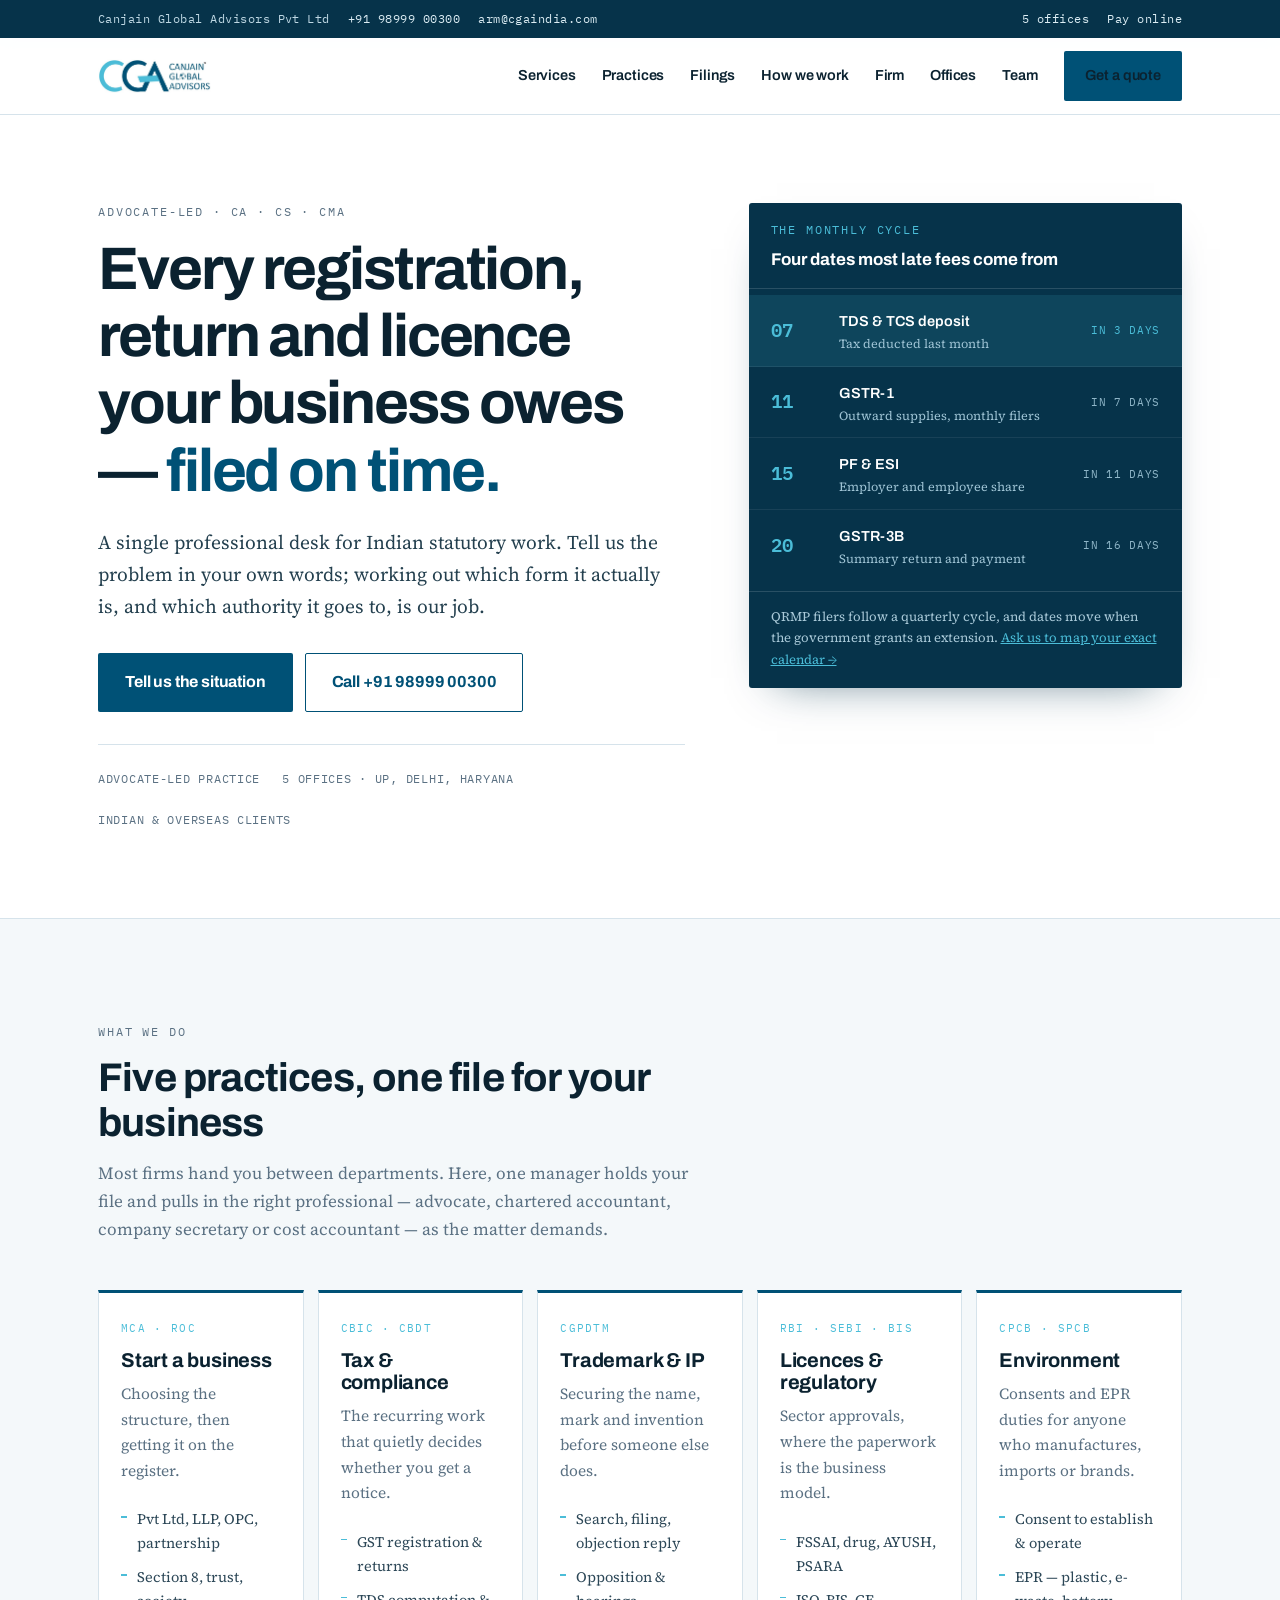
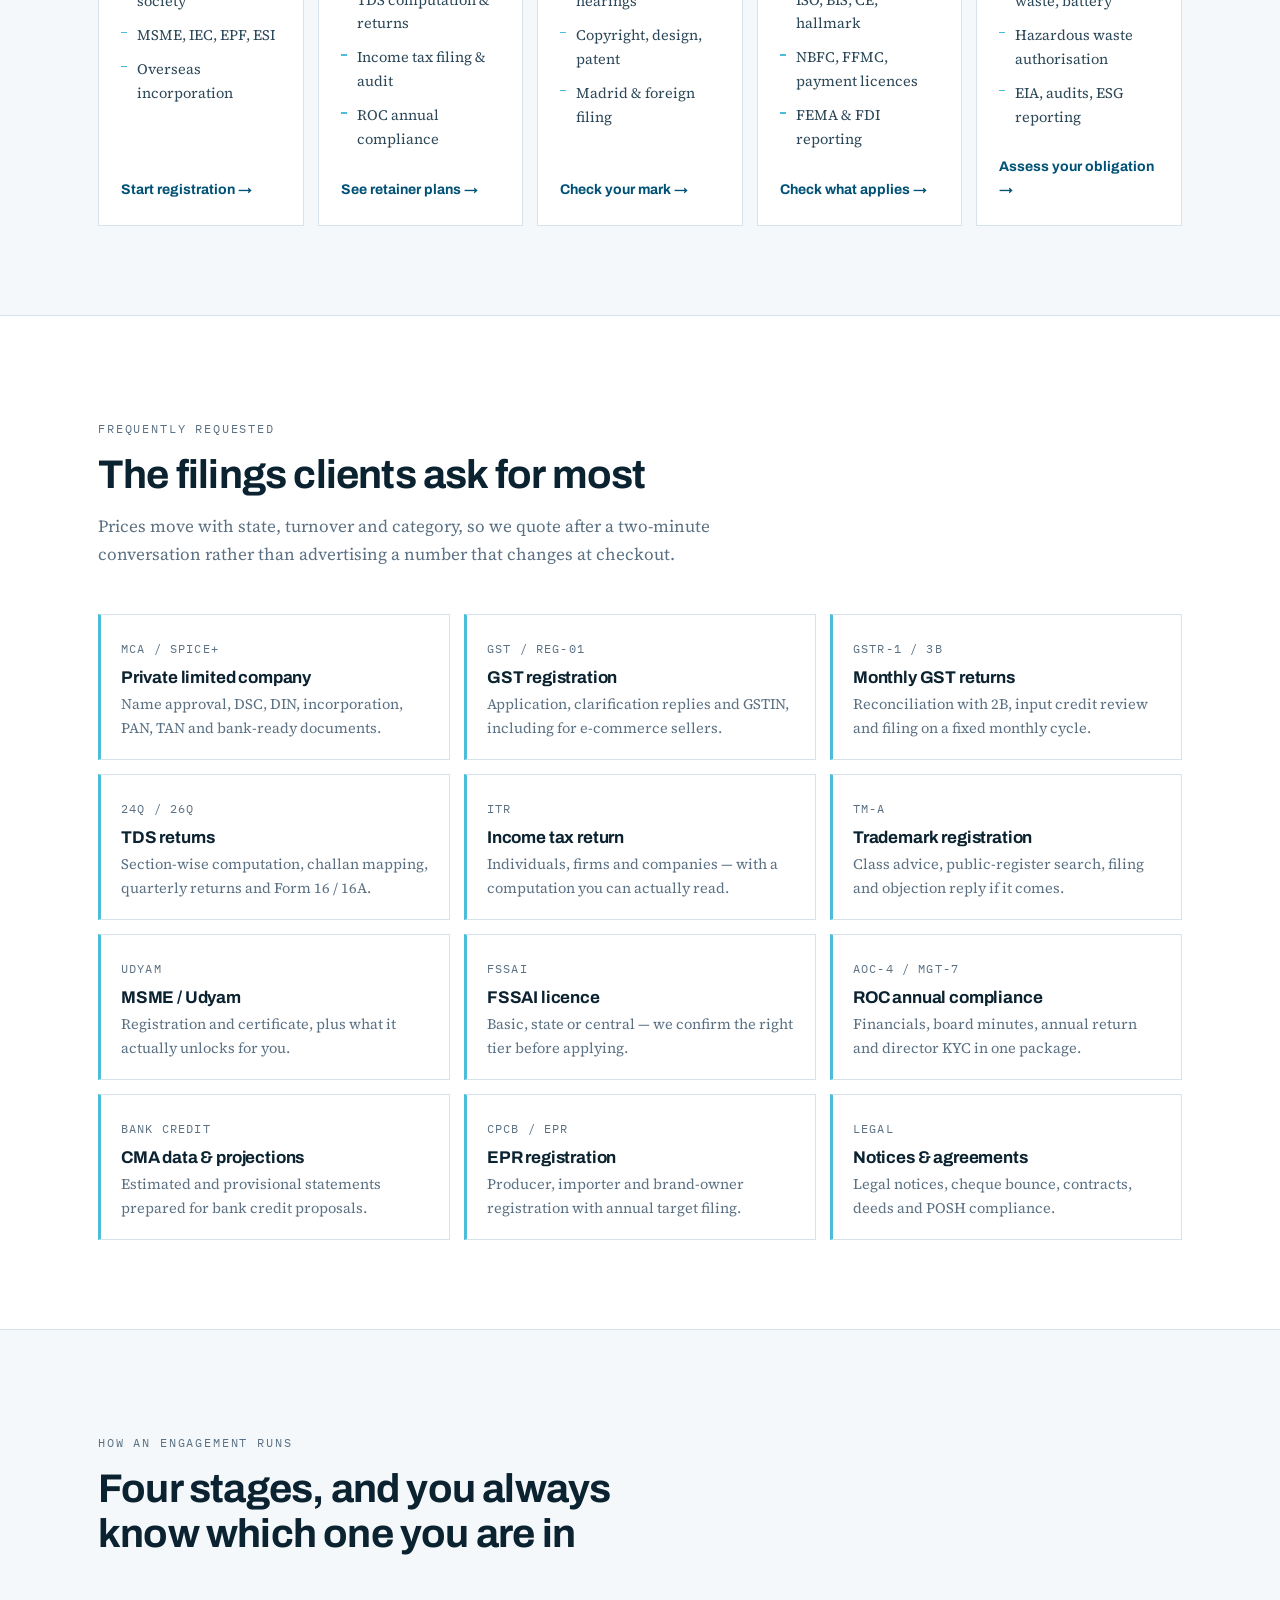
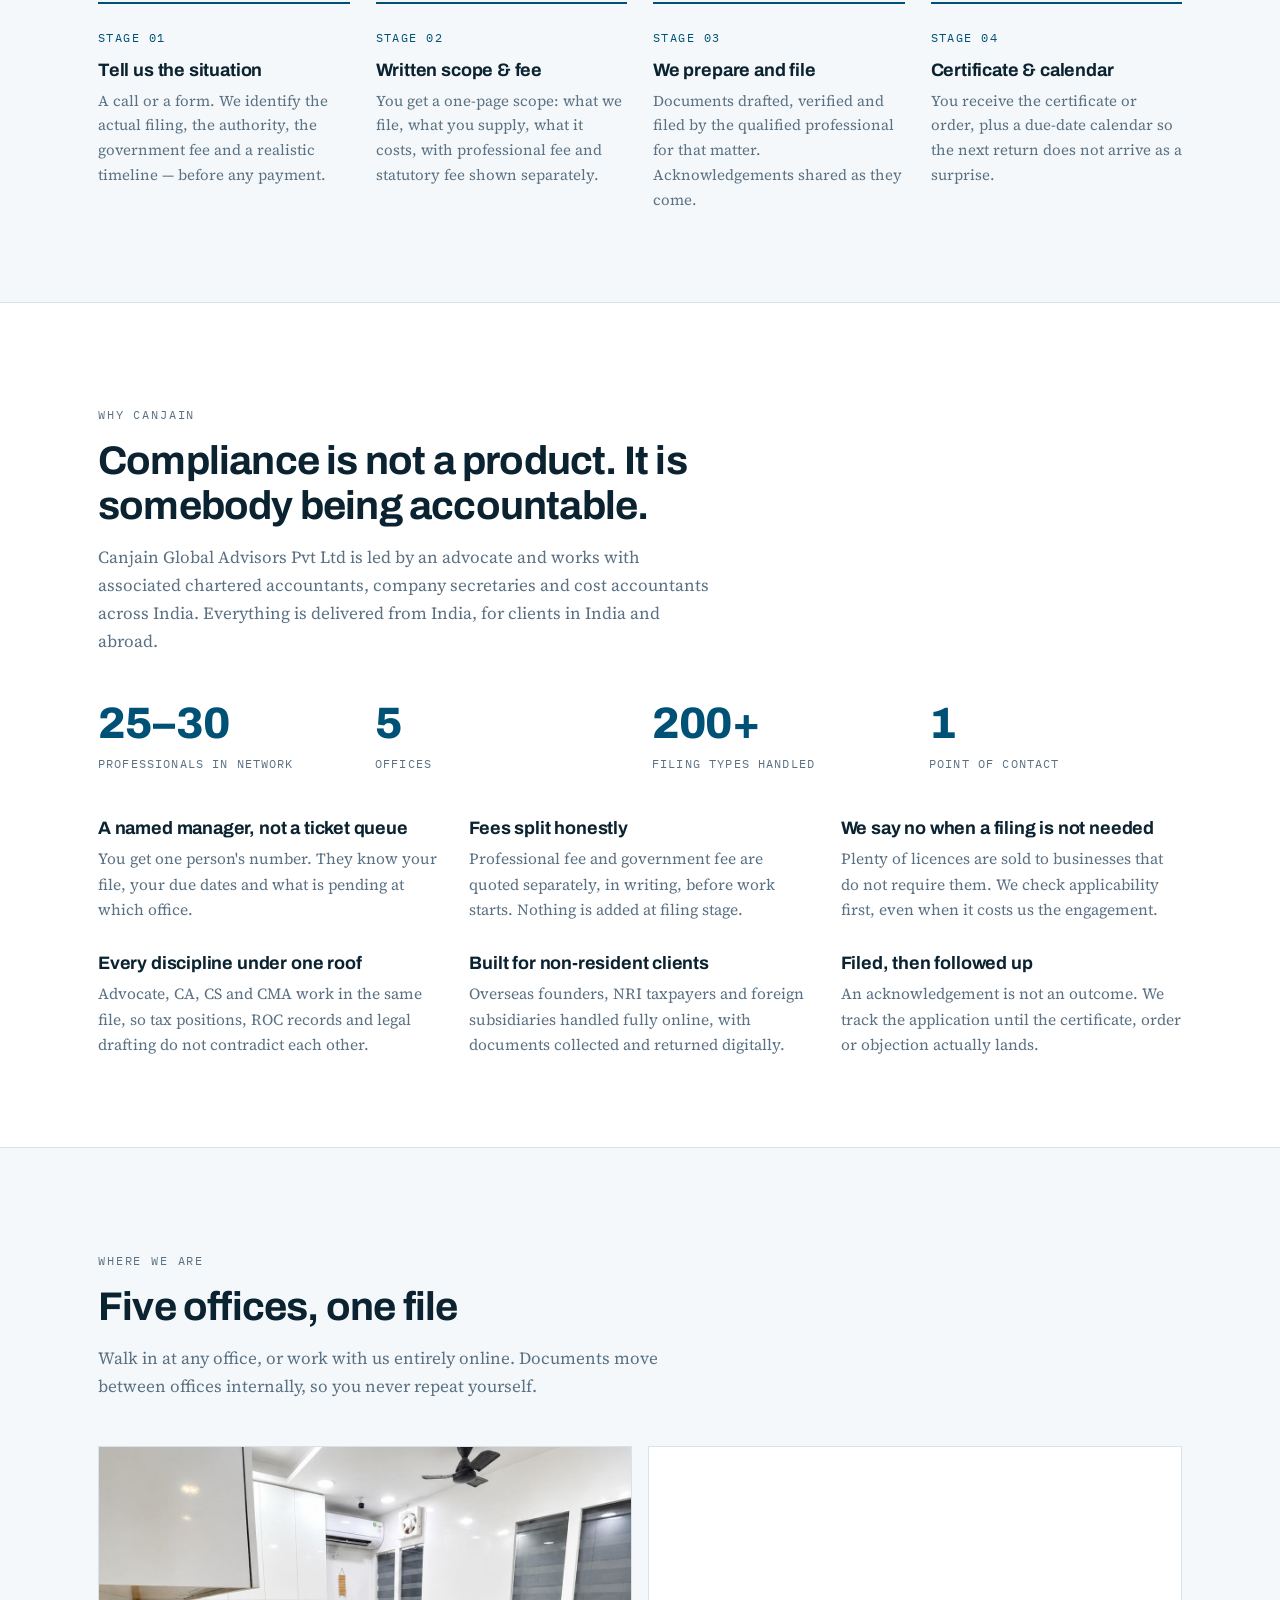
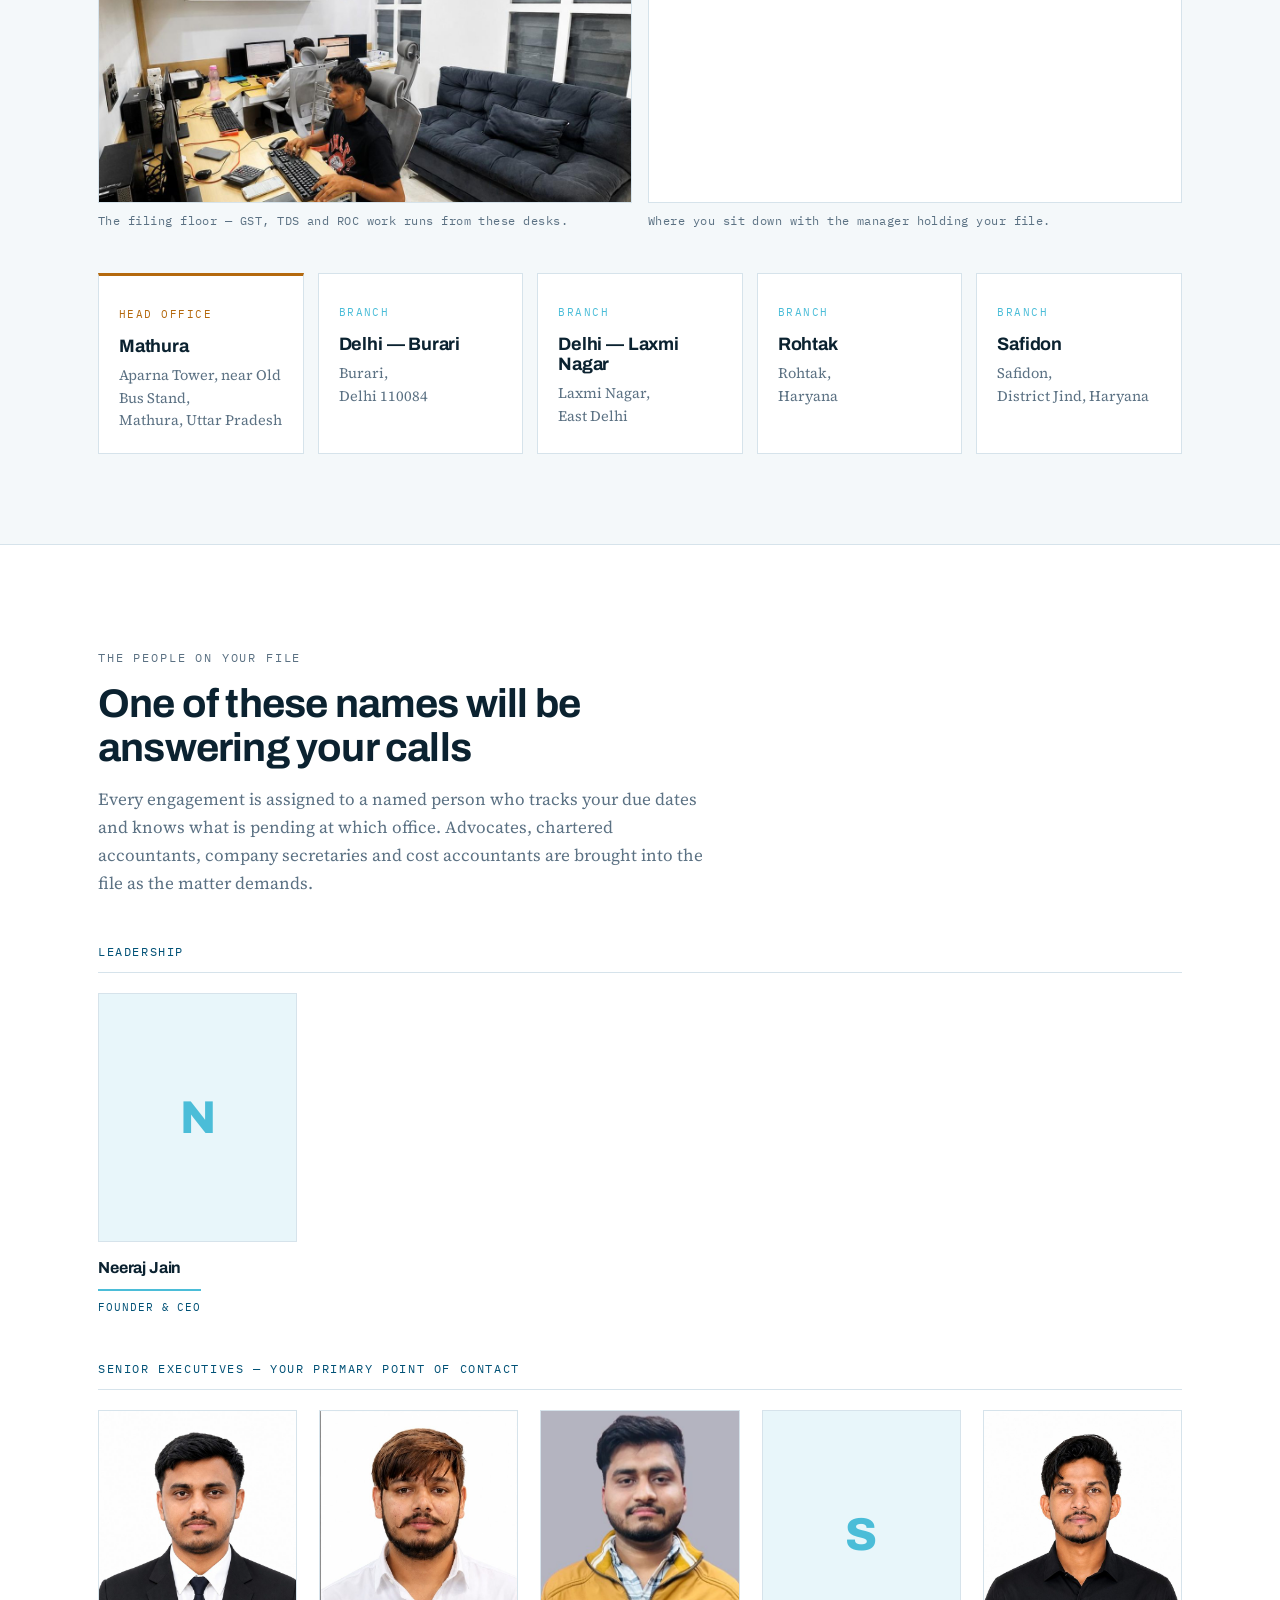
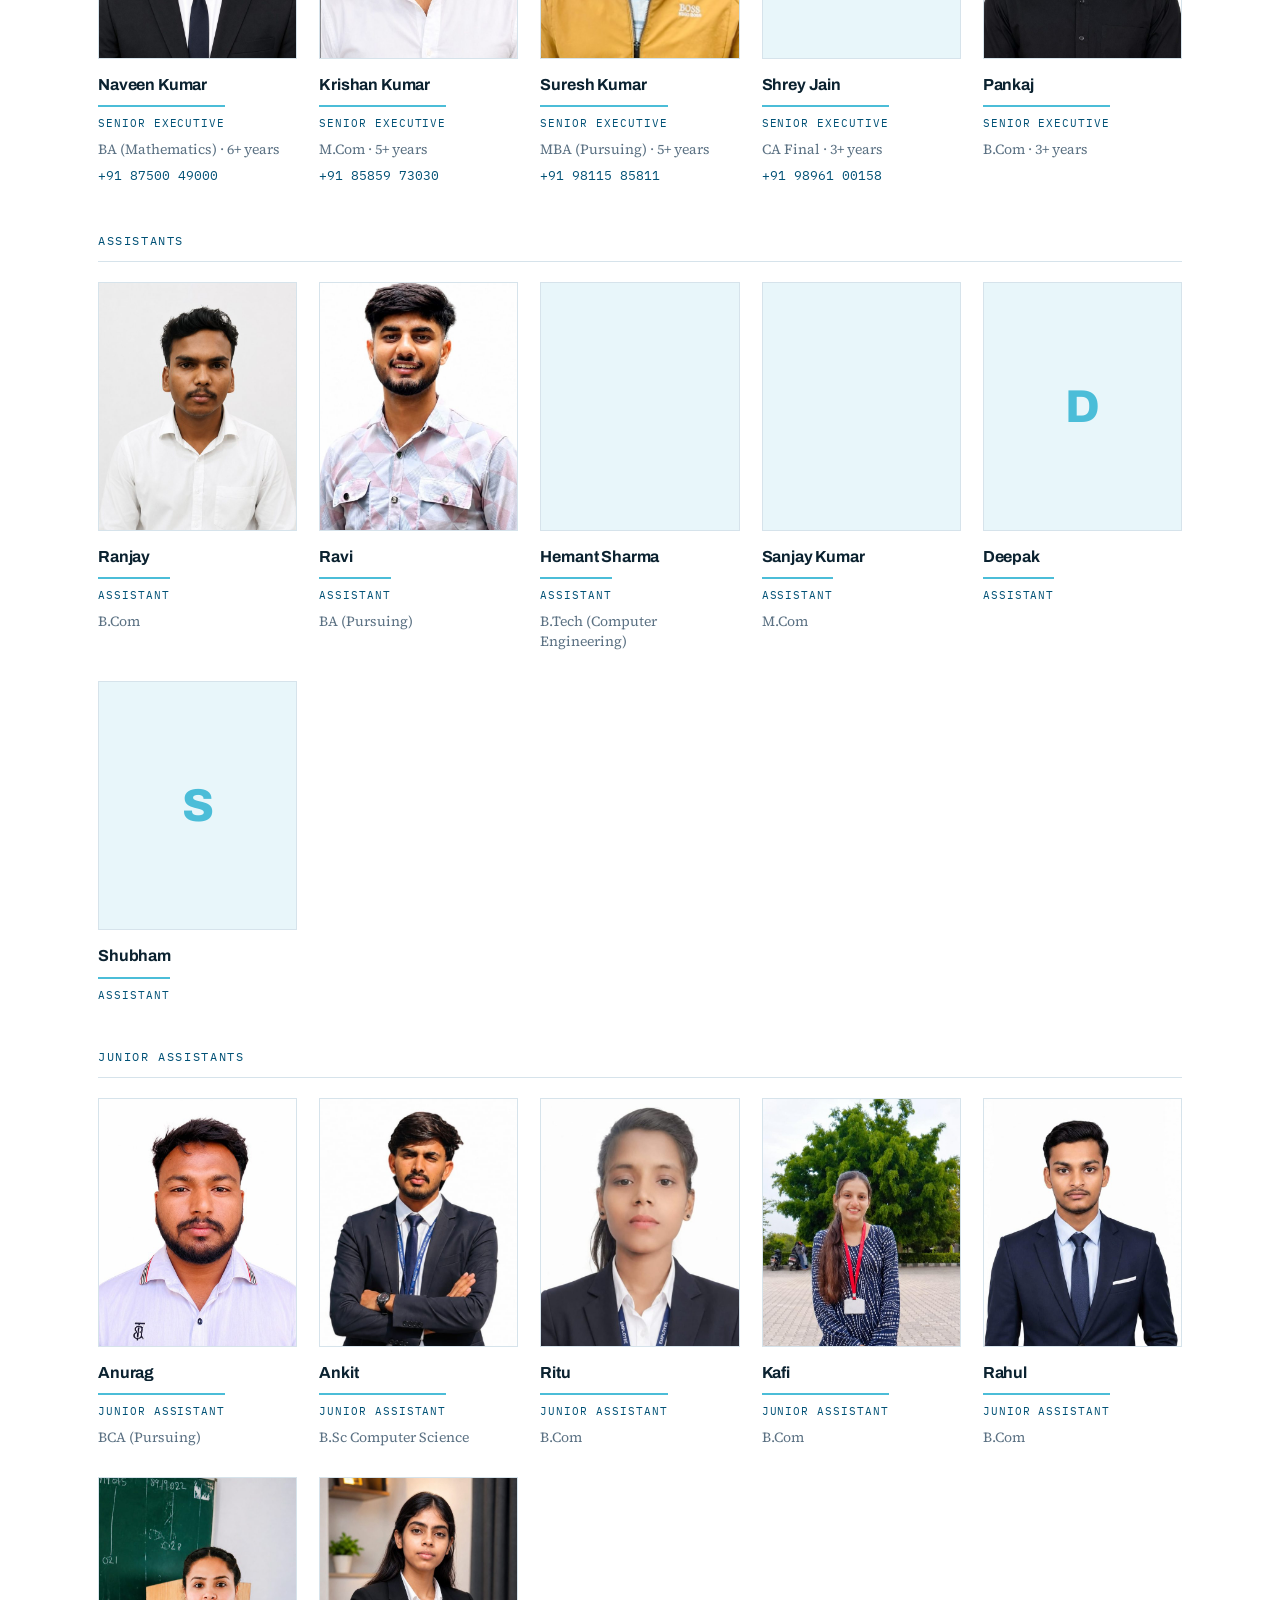
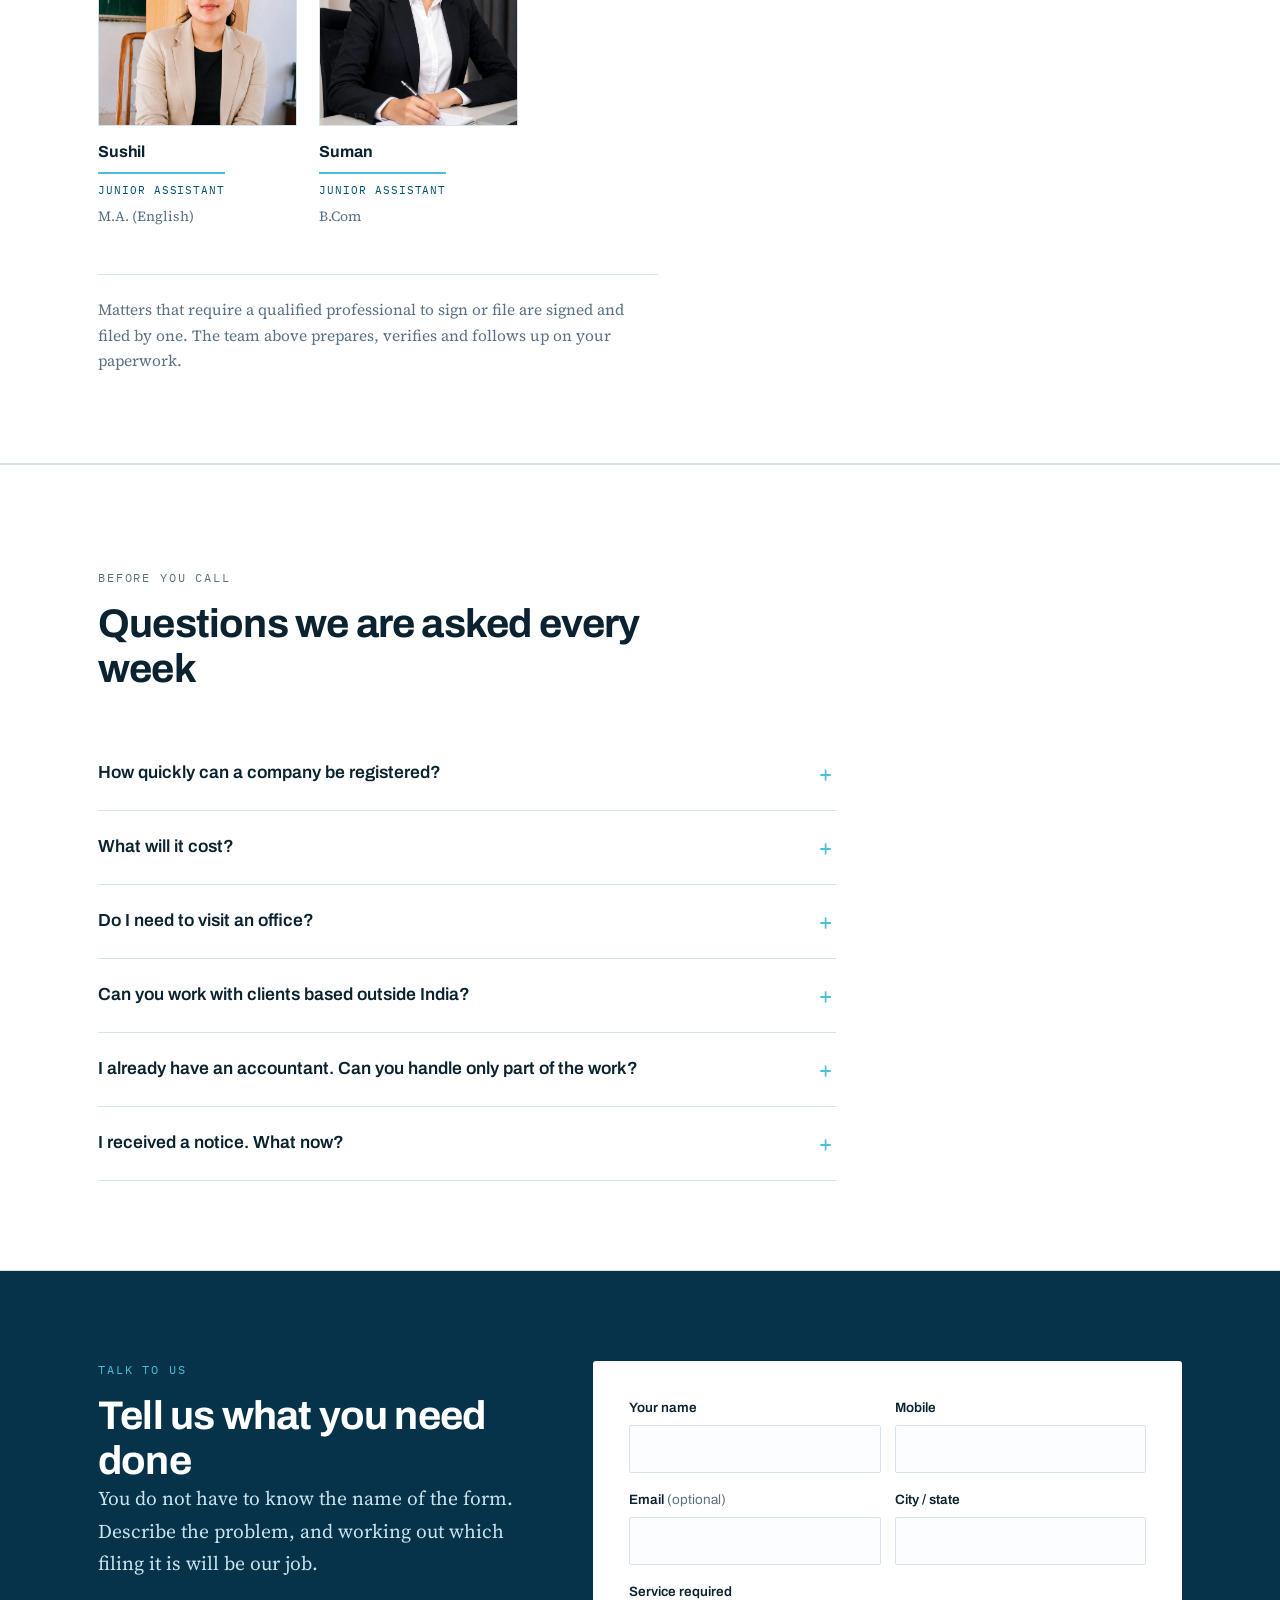
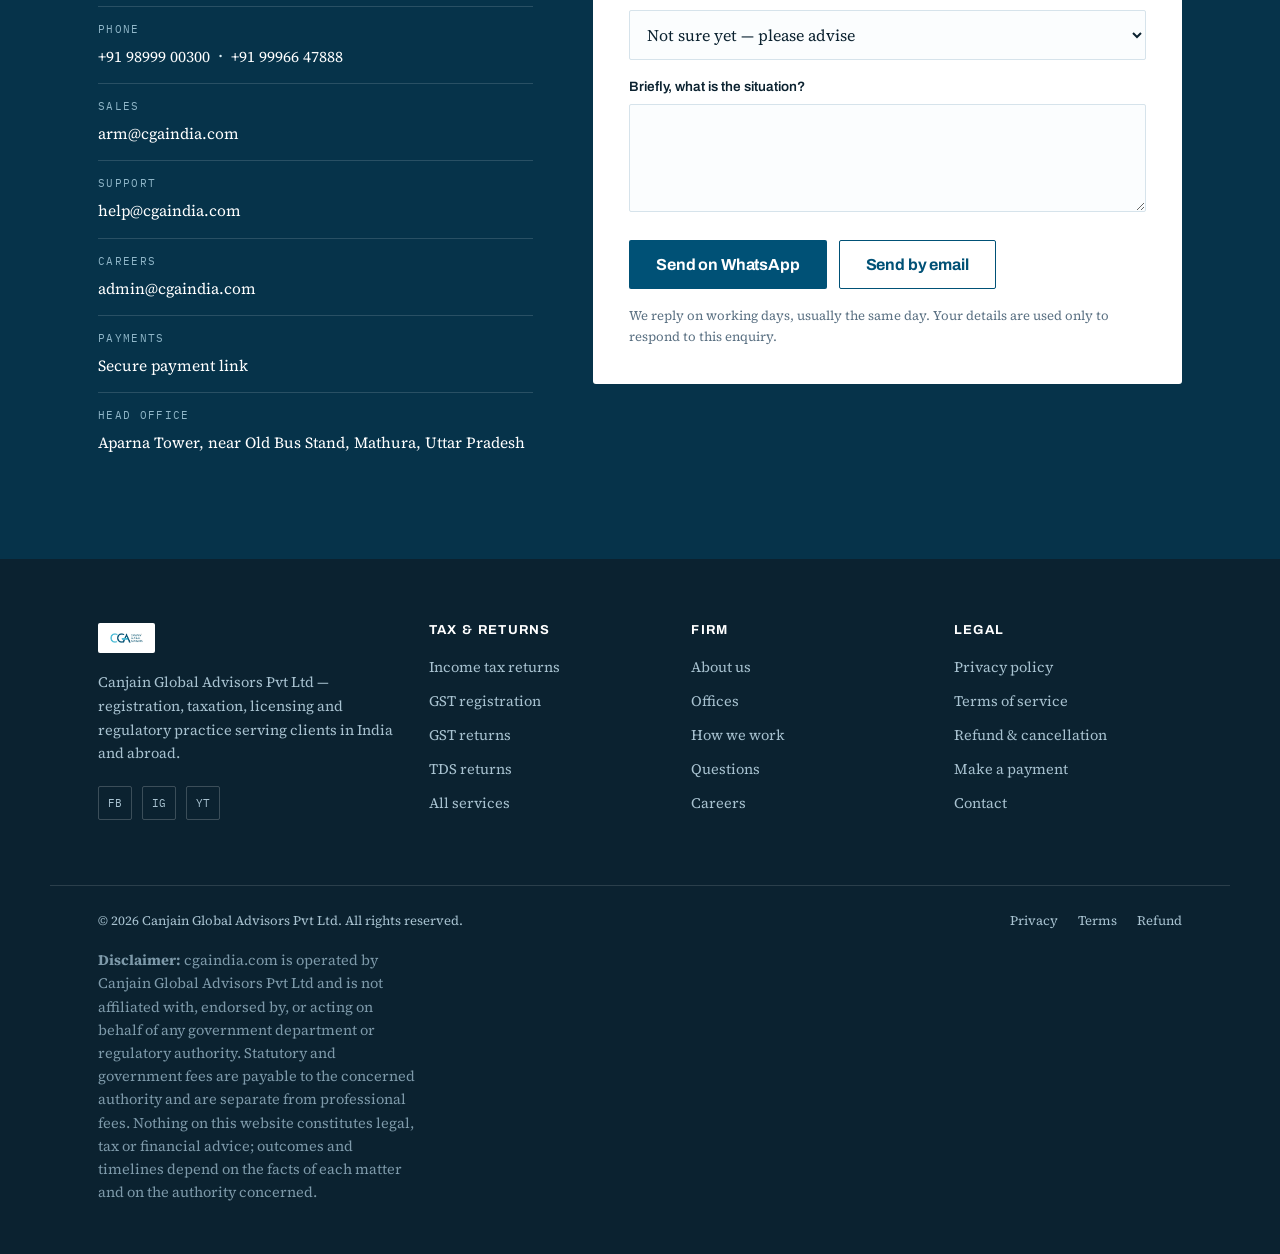
<file: index.html>
<!DOCTYPE html>
<html lang="en">
<head>
<meta charset="utf-8">
<meta name="viewport" content="width=device-width, initial-scale=1">
<title>Canjain Global Advisors — Registration, GST, Trademark &amp; Compliance in India</title>
<meta name="description" content="Advocate-led compliance practice: company registration, GST and income tax, TDS, trademark and IP, sectoral licences, RBI and pollution board approvals. Five offices across UP, Delhi and Haryana. Clients in India and abroad.">
<meta name="theme-color" content="#005176">
<link rel="canonical" href="https://cgaindia.com/">
<meta property="og:title" content="Canjain Global Advisors — Registration, GST, Trademark &amp; Compliance">
<meta property="og:description" content="Every registration, return and licence your business owes — filed on time. Advocate-led, with CAs, CSs and cost accountants in the same file.">
<meta property="og:type" content="website">
<meta property="og:url" content="https://cgaindia.com/">
<meta property="og:image" content="https://cgaindia.com/assets/cga-logo.jpeg">
<link rel="icon" href="assets/cga-logo.jpeg">
<link rel="preconnect" href="https://fonts.googleapis.com">
<link rel="preconnect" href="https://fonts.gstatic.com" crossorigin>
<link href="https://fonts.googleapis.com/css2?family=Archivo:wght@600;700;800&family=IBM+Plex+Mono:wght@400;600&family=Source+Serif+4:ital,opsz,wght@0,8..60,400;0,8..60,600;1,8..60,400&display=swap" rel="stylesheet">
<link rel="stylesheet" href="assets/styles.css">
<script type="application/ld+json">
{
  "@context": "https://schema.org",
  "@type": "ProfessionalService",
  "name": "Canjain Global Advisors Pvt Ltd",
  "url": "https://cgaindia.com/",
  "logo": "https://cgaindia.com/assets/cga-logo.jpeg",
  "telephone": "+91-98999-00300",
  "email": "arm@cgaindia.com",
  "address": {
    "@type": "PostalAddress",
    "streetAddress": "Aparna Tower, near Old Bus Stand",
    "addressLocality": "Mathura",
    "addressRegion": "Uttar Pradesh",
    "addressCountry": "IN"
  },
  "areaServed": "IN"
}
</script>
</head>
<body>
<a class="skip" href="#main">Skip to content</a>

<div class="utility">
  <div class="wrap">
    <span>Canjain Global Advisors Pvt Ltd</span>
    <a href="tel:+919899900300">+91 98999 00300</a>
    <a href="mailto:arm@cgaindia.com">arm@cgaindia.com</a>
    <span class="spacer"></span>
    <a href="#offices">5 offices</a>
    <a href="https://rzp.io/rzp/ehe2M4d" target="_blank" rel="noopener">Pay online</a>
  </div>
</div>

<header class="masthead">
  <div class="wrap">
    <a class="brand" href="index.html" aria-label="Canjain Global Advisors — home">
      <img src="assets/cga-logo.jpeg" alt="Canjain Global Advisors">
    </a>
    <nav class="primary">
      <a href="services.html">Services</a>
      <a href="#practices">Practices</a>
      <a href="#filings">Filings</a>
      <a href="#process">How we work</a>
      <a href="#firm">Firm</a>
      <a href="#offices">Offices</a>
      <a href="#team">Team</a>
      <a class="btn btn-solid" href="#enquire">Get a quote</a>
    </nav>
  </div>
</header>

<main id="main">

  <!-- ============ HERO ============ -->
  <div class="hero">
    <div class="wrap">
      <div>
        <p class="eyebrow">Advocate-led · CA · CS · CMA</p>
        <h1>Every registration, return and licence your business owes — <em>filed on time.</em></h1>
        <p class="lede">A single professional desk for Indian statutory work. Tell us the problem in your own words; working out which form it actually is, and which authority it goes to, is our job.</p>
        <div class="hero-actions">
          <a class="btn btn-solid btn-lg" href="#enquire">Tell us the situation</a>
          <a class="btn btn-line btn-lg" href="tel:+919899900300">Call +91 98999 00300</a>
        </div>
        <div class="credentials">
          <span>Advocate-led practice</span>
          <span>5 offices · UP, Delhi, Haryana</span>
          <span>Indian &amp; overseas clients</span>
        </div>
      </div>

      <!-- Signature element: the live filing rail -->
      <aside class="rail" aria-label="Recurring statutory due dates">
        <div class="rail-head">
          <p class="eyebrow">The monthly cycle</p>
          <strong>Four dates most late fees come from</strong>
        </div>
        <ul class="rail-list" id="railList">
          <li data-day="7">
            <span class="rail-day">07</span>
            <span><span class="rail-name">TDS &amp; TCS deposit</span><span class="rail-sub">Tax deducted last month</span></span>
            <span class="rail-when" data-when></span>
          </li>
          <li data-day="11">
            <span class="rail-day">11</span>
            <span><span class="rail-name">GSTR-1</span><span class="rail-sub">Outward supplies, monthly filers</span></span>
            <span class="rail-when" data-when></span>
          </li>
          <li data-day="15">
            <span class="rail-day">15</span>
            <span><span class="rail-name">PF &amp; ESI</span><span class="rail-sub">Employer and employee share</span></span>
            <span class="rail-when" data-when></span>
          </li>
          <li data-day="20">
            <span class="rail-day">20</span>
            <span><span class="rail-name">GSTR-3B</span><span class="rail-sub">Summary return and payment</span></span>
            <span class="rail-when" data-when></span>
          </li>
        </ul>
        <div class="rail-foot">
          QRMP filers follow a quarterly cycle, and dates move when the government grants an extension.
          <a href="#enquire">Ask us to map your exact calendar →</a>
        </div>
      </aside>
    </div>
  </div>

  <!-- ============ PRACTICES ============ -->
  <section id="practices">
    <div class="wrap">
      <div class="section-head reveal">
        <p class="eyebrow">What we do</p>
        <h2>Five practices, one file for your business</h2>
        <p>Most firms hand you between departments. Here, one manager holds your file and pulls in the right professional — advocate, chartered accountant, company secretary or cost accountant — as the matter demands.</p>
      </div>

      <div class="practices reveal">
        <article class="practice">
          <span class="authority">MCA · ROC</span>
          <h3>Start a business</h3>
          <p>Choosing the structure, then getting it on the register.</p>
          <ul>
            <li>Pvt Ltd, LLP, OPC, partnership</li>
            <li>Section 8, trust, society</li>
            <li>MSME, IEC, EPF, ESI</li>
            <li>Overseas incorporation</li>
          </ul>
          <a class="go" href="#enquire">Start registration →</a>
        </article>

        <article class="practice">
          <span class="authority">CBIC · CBDT</span>
          <h3>Tax &amp; compliance</h3>
          <p>The recurring work that quietly decides whether you get a notice.</p>
          <ul>
            <li>GST registration &amp; returns</li>
            <li>TDS computation &amp; returns</li>
            <li>Income tax filing &amp; audit</li>
            <li>ROC annual compliance</li>
          </ul>
          <a class="go" href="#enquire">See retainer plans →</a>
        </article>

        <article class="practice">
          <span class="authority">CGPDTM</span>
          <h3>Trademark &amp; IP</h3>
          <p>Securing the name, mark and invention before someone else does.</p>
          <ul>
            <li>Search, filing, objection reply</li>
            <li>Opposition &amp; hearings</li>
            <li>Copyright, design, patent</li>
            <li>Madrid &amp; foreign filing</li>
          </ul>
          <a class="go" href="#enquire">Check your mark →</a>
        </article>

        <article class="practice">
          <span class="authority">RBI · SEBI · BIS</span>
          <h3>Licences &amp; regulatory</h3>
          <p>Sector approvals, where the paperwork is the business model.</p>
          <ul>
            <li>FSSAI, drug, AYUSH, PSARA</li>
            <li>ISO, BIS, CE, hallmark</li>
            <li>NBFC, FFMC, payment licences</li>
            <li>FEMA &amp; FDI reporting</li>
          </ul>
          <a class="go" href="#enquire">Check what applies →</a>
        </article>

        <article class="practice">
          <span class="authority">CPCB · SPCB</span>
          <h3>Environment</h3>
          <p>Consents and EPR duties for anyone who manufactures, imports or brands.</p>
          <ul>
            <li>Consent to establish &amp; operate</li>
            <li>EPR — plastic, e-waste, battery</li>
            <li>Hazardous waste authorisation</li>
            <li>EIA, audits, ESG reporting</li>
          </ul>
          <a class="go" href="#enquire">Assess your obligation →</a>
        </article>
      </div>
    </div>
  </section>

  <!-- ============ FILINGS ============ -->
  <section id="filings" class="band">
    <div class="wrap">
      <div class="section-head reveal">
        <p class="eyebrow">Frequently requested</p>
        <h2>The filings clients ask for most</h2>
        <p>Prices move with state, turnover and category, so we quote after a two-minute conversation rather than advertising a number that changes at checkout.</p>
      </div>

      <div class="filings reveal">
        <a class="filing" href="#enquire">
          <span class="form-no">MCA / SPICe+</span>
          <h3>Private limited company</h3>
          <p>Name approval, DSC, DIN, incorporation, PAN, TAN and bank-ready documents.</p>
        </a>
        <a class="filing" href="gst-registration.html">
          <span class="form-no">GST / REG-01</span>
          <h3>GST registration</h3>
          <p>Application, clarification replies and GSTIN, including for e-commerce sellers.</p>
        </a>
        <a class="filing" href="gst-return-filing.html">
          <span class="form-no">GSTR-1 / 3B</span>
          <h3>Monthly GST returns</h3>
          <p>Reconciliation with 2B, input credit review and filing on a fixed monthly cycle.</p>
        </a>
        <a class="filing" href="tds-returns.html">
          <span class="form-no">24Q / 26Q</span>
          <h3>TDS returns</h3>
          <p>Section-wise computation, challan mapping, quarterly returns and Form 16 / 16A.</p>
        </a>
        <a class="filing" href="itr-filing.html">
          <span class="form-no">ITR</span>
          <h3>Income tax return</h3>
          <p>Individuals, firms and companies — with a computation you can actually read.</p>
        </a>
        <a class="filing" href="#enquire">
          <span class="form-no">TM-A</span>
          <h3>Trademark registration</h3>
          <p>Class advice, public-register search, filing and objection reply if it comes.</p>
        </a>
        <a class="filing" href="#enquire">
          <span class="form-no">UDYAM</span>
          <h3>MSME / Udyam</h3>
          <p>Registration and certificate, plus what it actually unlocks for you.</p>
        </a>
        <a class="filing" href="#enquire">
          <span class="form-no">FSSAI</span>
          <h3>FSSAI licence</h3>
          <p>Basic, state or central — we confirm the right tier before applying.</p>
        </a>
        <a class="filing" href="#enquire">
          <span class="form-no">AOC-4 / MGT-7</span>
          <h3>ROC annual compliance</h3>
          <p>Financials, board minutes, annual return and director KYC in one package.</p>
        </a>
        <a class="filing" href="#enquire">
          <span class="form-no">Bank credit</span>
          <h3>CMA data &amp; projections</h3>
          <p>Estimated and provisional statements prepared for bank credit proposals.</p>
        </a>
        <a class="filing" href="#enquire">
          <span class="form-no">CPCB / EPR</span>
          <h3>EPR registration</h3>
          <p>Producer, importer and brand-owner registration with annual target filing.</p>
        </a>
        <a class="filing" href="#enquire">
          <span class="form-no">Legal</span>
          <h3>Notices &amp; agreements</h3>
          <p>Legal notices, cheque bounce, contracts, deeds and POSH compliance.</p>
        </a>
      </div>
    </div>
  </section>

  <!-- ============ PROCESS ============ -->
  <section id="process">
    <div class="wrap">
      <div class="section-head reveal">
        <p class="eyebrow">How an engagement runs</p>
        <h2>Four stages, and you always know which one you are in</h2>
      </div>
      <div class="stages reveal">
        <div class="stage">
          <span class="no">STAGE 01</span>
          <h3>Tell us the situation</h3>
          <p>A call or a form. We identify the actual filing, the authority, the government fee and a realistic timeline — before any payment.</p>
        </div>
        <div class="stage">
          <span class="no">STAGE 02</span>
          <h3>Written scope &amp; fee</h3>
          <p>You get a one-page scope: what we file, what you supply, what it costs, with professional fee and statutory fee shown separately.</p>
        </div>
        <div class="stage">
          <span class="no">STAGE 03</span>
          <h3>We prepare and file</h3>
          <p>Documents drafted, verified and filed by the qualified professional for that matter. Acknowledgements shared as they come.</p>
        </div>
        <div class="stage">
          <span class="no">STAGE 04</span>
          <h3>Certificate &amp; calendar</h3>
          <p>You receive the certificate or order, plus a due-date calendar so the next return does not arrive as a surprise.</p>
        </div>
      </div>
    </div>
  </section>

  <!-- ============ FIRM ============ -->
  <section id="firm" class="band">
    <div class="wrap">
      <div class="section-head reveal">
        <p class="eyebrow">Why Canjain</p>
        <h2>Compliance is not a product. It is somebody being accountable.</h2>
        <p>Canjain Global Advisors Pvt Ltd is led by an advocate and works with associated chartered accountants, company secretaries and cost accountants across India. Everything is delivered from India, for clients in India and abroad.</p>
      </div>

      <div class="stats reveal">
        <div class="stat"><div class="n">25–30</div><div class="l">Professionals in network</div></div>
        <div class="stat"><div class="n">5</div><div class="l">Offices</div></div>
        <div class="stat"><div class="n">200+</div><div class="l">Filing types handled</div></div>
        <div class="stat"><div class="n">1</div><div class="l">Point of contact</div></div>
      </div>

      <div class="reasons reveal">
        <div class="reason">
          <h3>A named manager, not a ticket queue</h3>
          <p>You get one person's number. They know your file, your due dates and what is pending at which office.</p>
        </div>
        <div class="reason">
          <h3>Fees split honestly</h3>
          <p>Professional fee and government fee are quoted separately, in writing, before work starts. Nothing is added at filing stage.</p>
        </div>
        <div class="reason">
          <h3>We say no when a filing is not needed</h3>
          <p>Plenty of licences are sold to businesses that do not require them. We check applicability first, even when it costs us the engagement.</p>
        </div>
        <div class="reason">
          <h3>Every discipline under one roof</h3>
          <p>Advocate, CA, CS and CMA work in the same file, so tax positions, ROC records and legal drafting do not contradict each other.</p>
        </div>
        <div class="reason">
          <h3>Built for non-resident clients</h3>
          <p>Overseas founders, NRI taxpayers and foreign subsidiaries handled fully online, with documents collected and returned digitally.</p>
        </div>
        <div class="reason">
          <h3>Filed, then followed up</h3>
          <p>An acknowledgement is not an outcome. We track the application until the certificate, order or objection actually lands.</p>
        </div>
      </div>
    </div>
  </section>

  <!-- ============ OFFICES ============ -->
  <section id="offices">
    <div class="wrap">
      <div class="section-head reveal">
        <p class="eyebrow">Where we are</p>
        <h2>Five offices, one file</h2>
        <p>Walk in at any office, or work with us entirely online. Documents move between offices internally, so you never repeat yourself.</p>
      </div>
      <div class="office-shots reveal">
        <figure>
          <img src="assets/office-01.jpg" alt="Filing desks at the Canjain Global Advisors office" width="1200" height="800" loading="lazy" decoding="async">
          <figcaption>The filing floor — GST, TDS and ROC work runs from these desks.</figcaption>
        </figure>
        <figure>
          <img src="assets/office-02.jpg" alt="Client meeting desk at the Canjain Global Advisors office" width="1200" height="800" loading="lazy" decoding="async">
          <figcaption>Where you sit down with the manager holding your file.</figcaption>
        </figure>
      </div>

      <div class="offices reveal">
        <div class="office ho">
          <span class="tag">Head office</span>
          <h3>Mathura</h3>
          <address>Aparna Tower, near Old Bus Stand,<br>Mathura, Uttar Pradesh</address>
        </div>
        <div class="office">
          <span class="tag">Branch</span>
          <h3>Delhi — Burari</h3>
          <address>Burari,<br>Delhi 110084</address>
        </div>
        <div class="office">
          <span class="tag">Branch</span>
          <h3>Delhi — Laxmi Nagar</h3>
          <address>Laxmi Nagar,<br>East Delhi</address>
        </div>
        <div class="office">
          <span class="tag">Branch</span>
          <h3>Rohtak</h3>
          <address>Rohtak,<br>Haryana</address>
        </div>
        <div class="office">
          <span class="tag">Branch</span>
          <h3>Safidon</h3>
          <address>Safidon,<br>District Jind, Haryana</address>
        </div>
      </div>
    </div>
  </section>


  <!-- ============ TEAM ============ -->
  <section id="team" class="band">
    <div class="wrap">
      <div class="section-head reveal">
        <p class="eyebrow">The people on your file</p>
        <h2>One of these names will be answering your calls</h2>
        <p>Every engagement is assigned to a named person who tracks your due dates and knows what is pending at which office. Advocates, chartered accountants, company secretaries and cost accountants are brought into the file as the matter demands.</p>
      </div>
      <p class="tier">Leadership</p>
      <div class="team reveal">
        <figure class="member">
          <div class="shot shot-init" aria-hidden="true"><span>N</span></div>
          <figcaption>
            <span class="nm">Neeraj Jain</span>
            <span class="rl">Founder &amp; CEO</span>
          </figcaption>
        </figure>
      </div>

      <p class="tier">Senior executives — your primary point of contact</p>
      <div class="team reveal">
        <figure class="member">
          <div class="shot"><img src="assets/naveen-kumar.jpg" alt="Naveen Kumar" width="640" height="800" loading="lazy" decoding="async"></div>
          <figcaption>
            <span class="nm">Naveen Kumar</span>
            <span class="rl">Senior Executive</span>
            <span class="ql">BA (Mathematics) · 6+ years</span>
            <a class="tl" href="tel:+918750049000">+91 87500 49000</a>
          </figcaption>
        </figure>
        <figure class="member">
          <div class="shot"><img src="assets/krishan-kumar.jpg" alt="Krishan Kumar" width="640" height="800" loading="lazy" decoding="async"></div>
          <figcaption>
            <span class="nm">Krishan Kumar</span>
            <span class="rl">Senior Executive</span>
            <span class="ql">M.Com · 5+ years</span>
            <a class="tl" href="tel:+918585973030">+91 85859 73030</a>
          </figcaption>
        </figure>
        <figure class="member">
          <div class="shot"><img src="assets/suresh-kumar.jpg" alt="Suresh Kumar" width="421" height="526" loading="lazy" decoding="async"></div>
          <figcaption>
            <span class="nm">Suresh Kumar</span>
            <span class="rl">Senior Executive</span>
            <span class="ql">MBA (Pursuing) · 5+ years</span>
            <a class="tl" href="tel:+919811585811">+91 98115 85811</a>
          </figcaption>
        </figure>
        <figure class="member">
          <div class="shot shot-init" aria-hidden="true"><span>S</span></div>
          <figcaption>
            <span class="nm">Shrey Jain</span>
            <span class="rl">Senior Executive</span>
            <span class="ql">CA Final · 3+ years</span>
            <a class="tl" href="tel:+919896100158">+91 98961 00158</a>
          </figcaption>
        </figure>
        <figure class="member">
          <div class="shot"><img src="assets/pankaj.jpg" alt="Pankaj" width="640" height="800" loading="lazy" decoding="async"></div>
          <figcaption>
            <span class="nm">Pankaj</span>
            <span class="rl">Senior Executive</span>
            <span class="ql">B.Com · 3+ years</span>
          </figcaption>
        </figure>
      </div>

      <p class="tier">Assistants</p>
      <div class="team reveal">
        <figure class="member">
          <div class="shot"><img src="assets/ranjay.jpg" alt="Ranjay" width="640" height="800" loading="lazy" decoding="async"></div>
          <figcaption>
            <span class="nm">Ranjay</span>
            <span class="rl">Assistant</span>
            <span class="ql">B.Com</span>
          </figcaption>
        </figure>
        <figure class="member">
          <div class="shot"><img src="assets/ravi.jpg" alt="Ravi" width="640" height="800" loading="lazy" decoding="async"></div>
          <figcaption>
            <span class="nm">Ravi</span>
            <span class="rl">Assistant</span>
            <span class="ql">BA (Pursuing)</span>
          </figcaption>
        </figure>
        <figure class="member">
          <div class="shot"><img src="assets/hemant-sharma.jpg" alt="Hemant Sharma" width="640" height="800" loading="lazy" decoding="async"></div>
          <figcaption>
            <span class="nm">Hemant Sharma</span>
            <span class="rl">Assistant</span>
            <span class="ql">B.Tech (Computer Engineering)</span>
          </figcaption>
        </figure>
        <figure class="member">
          <div class="shot"><img src="assets/sanjay-kumar.jpg" alt="Sanjay Kumar" width="640" height="800" loading="lazy" decoding="async"></div>
          <figcaption>
            <span class="nm">Sanjay Kumar</span>
            <span class="rl">Assistant</span>
            <span class="ql">M.Com</span>
          </figcaption>
        </figure>
        <figure class="member">
          <div class="shot shot-init" aria-hidden="true"><span>D</span></div>
          <figcaption>
            <span class="nm">Deepak</span>
            <span class="rl">Assistant</span>
          </figcaption>
        </figure>
        <figure class="member">
          <div class="shot shot-init" aria-hidden="true"><span>S</span></div>
          <figcaption>
            <span class="nm">Shubham</span>
            <span class="rl">Assistant</span>
          </figcaption>
        </figure>
      </div>

      <p class="tier">Junior assistants</p>
      <div class="team reveal">
        <figure class="member">
          <div class="shot"><img src="assets/anurag.jpg" alt="Anurag" width="640" height="800" loading="lazy" decoding="async"></div>
          <figcaption>
            <span class="nm">Anurag</span>
            <span class="rl">Junior Assistant</span>
            <span class="ql">BCA (Pursuing)</span>
          </figcaption>
        </figure>
        <figure class="member">
          <div class="shot"><img src="assets/ankit.jpg" alt="Ankit" width="640" height="800" loading="lazy" decoding="async"></div>
          <figcaption>
            <span class="nm">Ankit</span>
            <span class="rl">Junior Assistant</span>
            <span class="ql">B.Sc Computer Science</span>
          </figcaption>
        </figure>
        <figure class="member">
          <div class="shot"><img src="assets/ritu.jpg" alt="Ritu" width="640" height="800" loading="lazy" decoding="async"></div>
          <figcaption>
            <span class="nm">Ritu</span>
            <span class="rl">Junior Assistant</span>
            <span class="ql">B.Com</span>
          </figcaption>
        </figure>
        <figure class="member">
          <div class="shot"><img src="assets/kafi.jpg" alt="Kafi" width="640" height="800" loading="lazy" decoding="async"></div>
          <figcaption>
            <span class="nm">Kafi</span>
            <span class="rl">Junior Assistant</span>
            <span class="ql">B.Com</span>
          </figcaption>
        </figure>
        <figure class="member">
          <div class="shot"><img src="assets/rahul.jpg" alt="Rahul" width="640" height="800" loading="lazy" decoding="async"></div>
          <figcaption>
            <span class="nm">Rahul</span>
            <span class="rl">Junior Assistant</span>
            <span class="ql">B.Com</span>
          </figcaption>
        </figure>
        <figure class="member">
          <div class="shot"><img src="assets/sushil.jpg" alt="Sushil" width="640" height="800" loading="lazy" decoding="async"></div>
          <figcaption>
            <span class="nm">Sushil</span>
            <span class="rl">Junior Assistant</span>
            <span class="ql">M.A. (English)</span>
          </figcaption>
        </figure>
        <figure class="member">
          <div class="shot"><img src="assets/suman.jpg" alt="Suman" width="640" height="800" loading="lazy" decoding="async"></div>
          <figcaption>
            <span class="nm">Suman</span>
            <span class="rl">Junior Assistant</span>
            <span class="ql">B.Com</span>
          </figcaption>
        </figure>
      </div>

      <p class="team-note reveal">Matters that require a qualified professional to sign or file are signed and filed by one. The team above prepares, verifies and follows up on your paperwork.</p>
    </div>
  </section>

  <!-- ============ FAQ ============ -->
  <section id="faq" class="band">
    <div class="wrap">
      <div class="section-head reveal">
        <p class="eyebrow">Before you call</p>
        <h2>Questions we are asked every week</h2>
      </div>
      <div class="faq reveal">
        <details>
          <summary>How quickly can a company be registered?</summary>
          <p>Once name approval and signed documents are in hand, incorporation is usually a matter of days rather than weeks. The variable is document readiness — identity proofs, address proof for the registered office and the NOC from the property owner. We give you a realistic date at the scope stage, not an optimistic one.</p>
        </details>
        <details>
          <summary>What will it cost?</summary>
          <p>Two components: our professional fee, and the statutory or government fee, which is fixed by the authority and varies with state, authorised capital, turnover or category. We quote both separately in writing before starting. Anyone quoting a single all-India number without asking about your state is guessing.</p>
        </details>
        <details>
          <summary>Do I need to visit an office?</summary>
          <p>No. Most matters run entirely online — documents collected digitally, signatures through DSC or e-sign. If you would rather sit across a desk, any of our five offices works.</p>
        </details>
        <details>
          <summary>Can you work with clients based outside India?</summary>
          <p>Yes. Non-resident founders, NRI taxpayers and foreign parent companies are a regular part of the practice. Everything is delivered from India, and we handle apostille and notarisation requirements where the authority asks for them.</p>
        </details>
        <details>
          <summary>I already have an accountant. Can you handle only part of the work?</summary>
          <p>Yes. Many clients keep their existing bookkeeping and bring us in for licensing, trademark, ROC or a specific notice. We will not push a bundle you do not need.</p>
        </details>
        <details>
          <summary>I received a notice. What now?</summary>
          <p>Send it across before the reply window closes — GST, income tax, ROC and pollution board notices all carry deadlines, and an extension is easier to get before the date than after. We read it, tell you how serious it is, and quote for the reply.</p>
        </details>
      </div>
    </div>
  </section>

  <!-- ============ ENQUIRY ============ -->
  <section id="enquire" class="enquire">
    <div class="wrap grid">
      <div>
        <p class="eyebrow">Talk to us</p>
        <h2>Tell us what you need done</h2>
        <p class="lede" style="color:#C9E3EE">You do not have to know the name of the form. Describe the problem, and working out which filing it is will be our job.</p>
        <ul class="contact-list">
          <li><span class="k">Phone</span><a href="tel:+919899900300">+91 98999 00300</a> &nbsp;·&nbsp; <a href="tel:+919996647888">+91 99966 47888</a></li>
          <li><span class="k">Sales</span><a href="mailto:arm@cgaindia.com">arm@cgaindia.com</a></li>
          <li><span class="k">Support</span><a href="mailto:help@cgaindia.com">help@cgaindia.com</a></li>
          <li><span class="k">Careers</span><a href="mailto:admin@cgaindia.com">admin@cgaindia.com</a></li>
          <li><span class="k">Payments</span><a href="https://rzp.io/rzp/ehe2M4d" target="_blank" rel="noopener">Secure payment link</a></li>
          <li><span class="k">Head office</span><span>Aparna Tower, near Old Bus Stand, Mathura, Uttar Pradesh</span></li>
        </ul>
      </div>

      <form class="enquiry" id="enquiryForm" novalidate>
        <div class="two-up">
          <div class="field" id="f-name">
            <label for="q-name">Your name</label>
            <input id="q-name" name="name" type="text" autocomplete="name" required>
            <span class="err">Please enter your name.</span>
          </div>
          <div class="field" id="f-mobile">
            <label for="q-mobile">Mobile</label>
            <input id="q-mobile" name="mobile" type="tel" inputmode="numeric" autocomplete="tel" required>
            <span class="err">Enter a valid 10-digit mobile number.</span>
          </div>
        </div>
        <div class="two-up">
          <div class="field" id="f-email">
            <label for="q-email">Email <span style="font-weight:400;color:#5B7183">(optional)</span></label>
            <input id="q-email" name="email" type="email" autocomplete="email">
            <span class="err">That email address does not look right.</span>
          </div>
          <div class="field">
            <label for="q-city">City / state</label>
            <input id="q-city" name="city" type="text" autocomplete="address-level2">
          </div>
        </div>
        <div class="field">
          <label for="q-service">Service required</label>
          <select id="q-service" name="service">
            <option value="Not sure yet">Not sure yet — please advise</option>
            <option>Company / LLP registration</option>
            <option>GST registration or returns</option>
            <option>TDS returns</option>
            <option>Income tax return or notice</option>
            <option>ROC annual compliance</option>
            <option>Trademark, copyright or patent</option>
            <option>FSSAI, ISO or other licence</option>
            <option>NBFC / RBI approval</option>
            <option>Environment / EPR</option>
            <option>CMA data or project report</option>
            <option>Legal notice or agreement</option>
          </select>
        </div>
        <div class="field" id="f-msg">
          <label for="q-msg">Briefly, what is the situation?</label>
          <textarea id="q-msg" name="message" required></textarea>
          <span class="err">A line or two about the matter helps us quote accurately.</span>
        </div>
        <div class="form-actions">
          <button class="btn btn-solid btn-lg" type="button" id="sendWhatsApp">Send on WhatsApp</button>
          <button class="btn btn-line btn-lg" type="button" id="sendEmail">Send by email</button>
        </div>
        <p class="form-note">We reply on working days, usually the same day. Your details are used only to respond to this enquiry.</p>
      </form>
    </div>
  </section>

</main>

<footer class="site">
  <div class="wrap top">
    <div>
      <img class="mark" src="assets/cga-logo.jpeg" alt="Canjain Global Advisors">
      <p>Canjain Global Advisors Pvt Ltd — registration, taxation, licensing and regulatory practice serving clients in India and abroad.</p>
      <div class="social">
        <a href="https://www.facebook.com/profile.php?id=100081348033294" target="_blank" rel="noopener" aria-label="Facebook">FB</a>
        <a href="https://www.instagram.com/canjain_" target="_blank" rel="noopener" aria-label="Instagram">IG</a>
        <a href="https://www.youtube.com/@canjain" target="_blank" rel="noopener" aria-label="YouTube">YT</a>
      </div>
    </div>
    <div>
      <h4>Tax &amp; returns</h4>
      <ul>
        <li><a href="itr-filing.html">Income tax returns</a></li>
        <li><a href="gst-registration.html">GST registration</a></li>
        <li><a href="gst-return-filing.html">GST returns</a></li>
        <li><a href="tds-returns.html">TDS returns</a></li>
        <li><a href="services.html">All services</a></li>
      </ul>
    </div>
    <div>
      <h4>Firm</h4>
      <ul>
        <li><a href="#firm">About us</a></li>
        <li><a href="#offices">Offices</a></li>
        <li><a href="#process">How we work</a></li>
        <li><a href="#faq">Questions</a></li>
        <li><a href="mailto:admin@cgaindia.com">Careers</a></li>
      </ul>
    </div>
    <div>
      <h4>Legal</h4>
      <ul>
        <li><a href="privacy.html">Privacy policy</a></li>
        <li><a href="terms.html">Terms of service</a></li>
        <li><a href="refund.html">Refund &amp; cancellation</a></li>
        <li><a href="https://rzp.io/rzp/ehe2M4d" target="_blank" rel="noopener">Make a payment</a></li>
        <li><a href="#enquire">Contact</a></li>
      </ul>
    </div>
  </div>
  <div class="wrap legal">
    <div class="row">
      <span>© <span id="yr">2026</span> Canjain Global Advisors Pvt Ltd. All rights reserved.</span>
      <span class="spacer"></span>
      <a href="privacy.html">Privacy</a>
      <a href="terms.html">Terms</a>
      <a href="refund.html">Refund</a>
    </div>
    <p class="disclaimer"><strong>Disclaimer:</strong> cgaindia.com is operated by Canjain Global Advisors Pvt Ltd and is not affiliated with, endorsed by, or acting on behalf of any government department or regulatory authority. Statutory and government fees are payable to the concerned authority and are separate from professional fees. Nothing on this website constitutes legal, tax or financial advice; outcomes and timelines depend on the facts of each matter and on the authority concerned.</p>
  </div>
</footer>

<div class="callbar">
  <a href="tel:+919899900300">Call now</a>
  <a class="wa" href="https://wa.me/919899900300?text=Hi%20Canjain%2C%20I%20need%20help%20with%20" target="_blank" rel="noopener">WhatsApp</a>
</div>

<script>
(function () {
  'use strict';

  document.getElementById('yr').textContent = new Date().getFullYear();

  /* ---- Filing rail: show which due date is next ---- */
  var today = new Date();
  var d = today.getDate();
  var items = Array.prototype.slice.call(document.querySelectorAll('#railList li'));
  var nextItem = null;

  items.forEach(function (li) {
    var day = parseInt(li.getAttribute('data-day'), 10);
    var label = li.querySelector('[data-when]');
    var diff = day - d;
    if (diff > 0) {
      label.textContent = diff === 1 ? 'Tomorrow' : 'In ' + diff + ' days';
      if (!nextItem) nextItem = li;
    } else if (diff === 0) {
      label.textContent = 'Due today';
      if (!nextItem) nextItem = li;
    } else {
      label.textContent = 'Next month';
    }
  });

  if (!nextItem && items.length) {
    nextItem = items[0];
  }
  if (nextItem) nextItem.classList.add('is-next');

  /* ---- Scroll reveal ---- */
  var reduce = window.matchMedia('(prefers-reduced-motion: reduce)').matches;
  var targets = document.querySelectorAll('.reveal');
  if (reduce || !('IntersectionObserver' in window)) {
    targets.forEach(function (t) { t.classList.add('in'); });
  } else {
    var io = new IntersectionObserver(function (entries) {
      entries.forEach(function (e) {
        if (e.isIntersecting) { e.target.classList.add('in'); io.unobserve(e.target); }
      });
    }, { rootMargin: '0px 0px -60px 0px', threshold: 0.08 });
    targets.forEach(function (t) { io.observe(t); });
  }

  /* ---- Enquiry form ---- */
  var form = document.getElementById('enquiryForm');

  function val(id) { return (document.getElementById(id).value || '').trim(); }

  function setInvalid(wrapId, bad) {
    var el = document.getElementById(wrapId);
    if (el) el.classList.toggle('invalid', bad);
    return !bad;
  }

  function validate() {
    var ok = true;
    ok = setInvalid('f-name', val('q-name').length < 2) && ok;
    ok = setInvalid('f-mobile', !/^[6-9]\d{9}$/.test(val('q-mobile').replace(/\D/g, '').slice(-10))) && ok;
    var email = val('q-email');
    ok = setInvalid('f-email', email !== '' && !/^[^\s@]+@[^\s@]+\.[^\s@]{2,}$/.test(email)) && ok;
    ok = setInvalid('f-msg', val('q-msg').length < 5) && ok;
    if (!ok) {
      var first = form.querySelector('.field.invalid input, .field.invalid textarea');
      if (first) first.focus();
    }
    return ok;
  }

  function summary() {
    return 'New enquiry — cgaindia.com\n'
      + 'Name: ' + val('q-name') + '\n'
      + 'Mobile: ' + val('q-mobile') + '\n'
      + 'Email: ' + (val('q-email') || '—') + '\n'
      + 'City/State: ' + (val('q-city') || '—') + '\n'
      + 'Service: ' + document.getElementById('q-service').value + '\n'
      + 'Situation: ' + val('q-msg');
  }

  document.getElementById('sendWhatsApp').addEventListener('click', function () {
    if (!validate()) return;
    window.open('https://wa.me/919899900300?text=' + encodeURIComponent(summary()), '_blank', 'noopener');
  });

  document.getElementById('sendEmail').addEventListener('click', function () {
    if (!validate()) return;
    window.location.href = 'mailto:arm@cgaindia.com'
      + '?subject=' + encodeURIComponent('Website enquiry — ' + val('q-name'))
      + '&body=' + encodeURIComponent(summary());
  });
})();
</script>
</body>
</html>
</file>
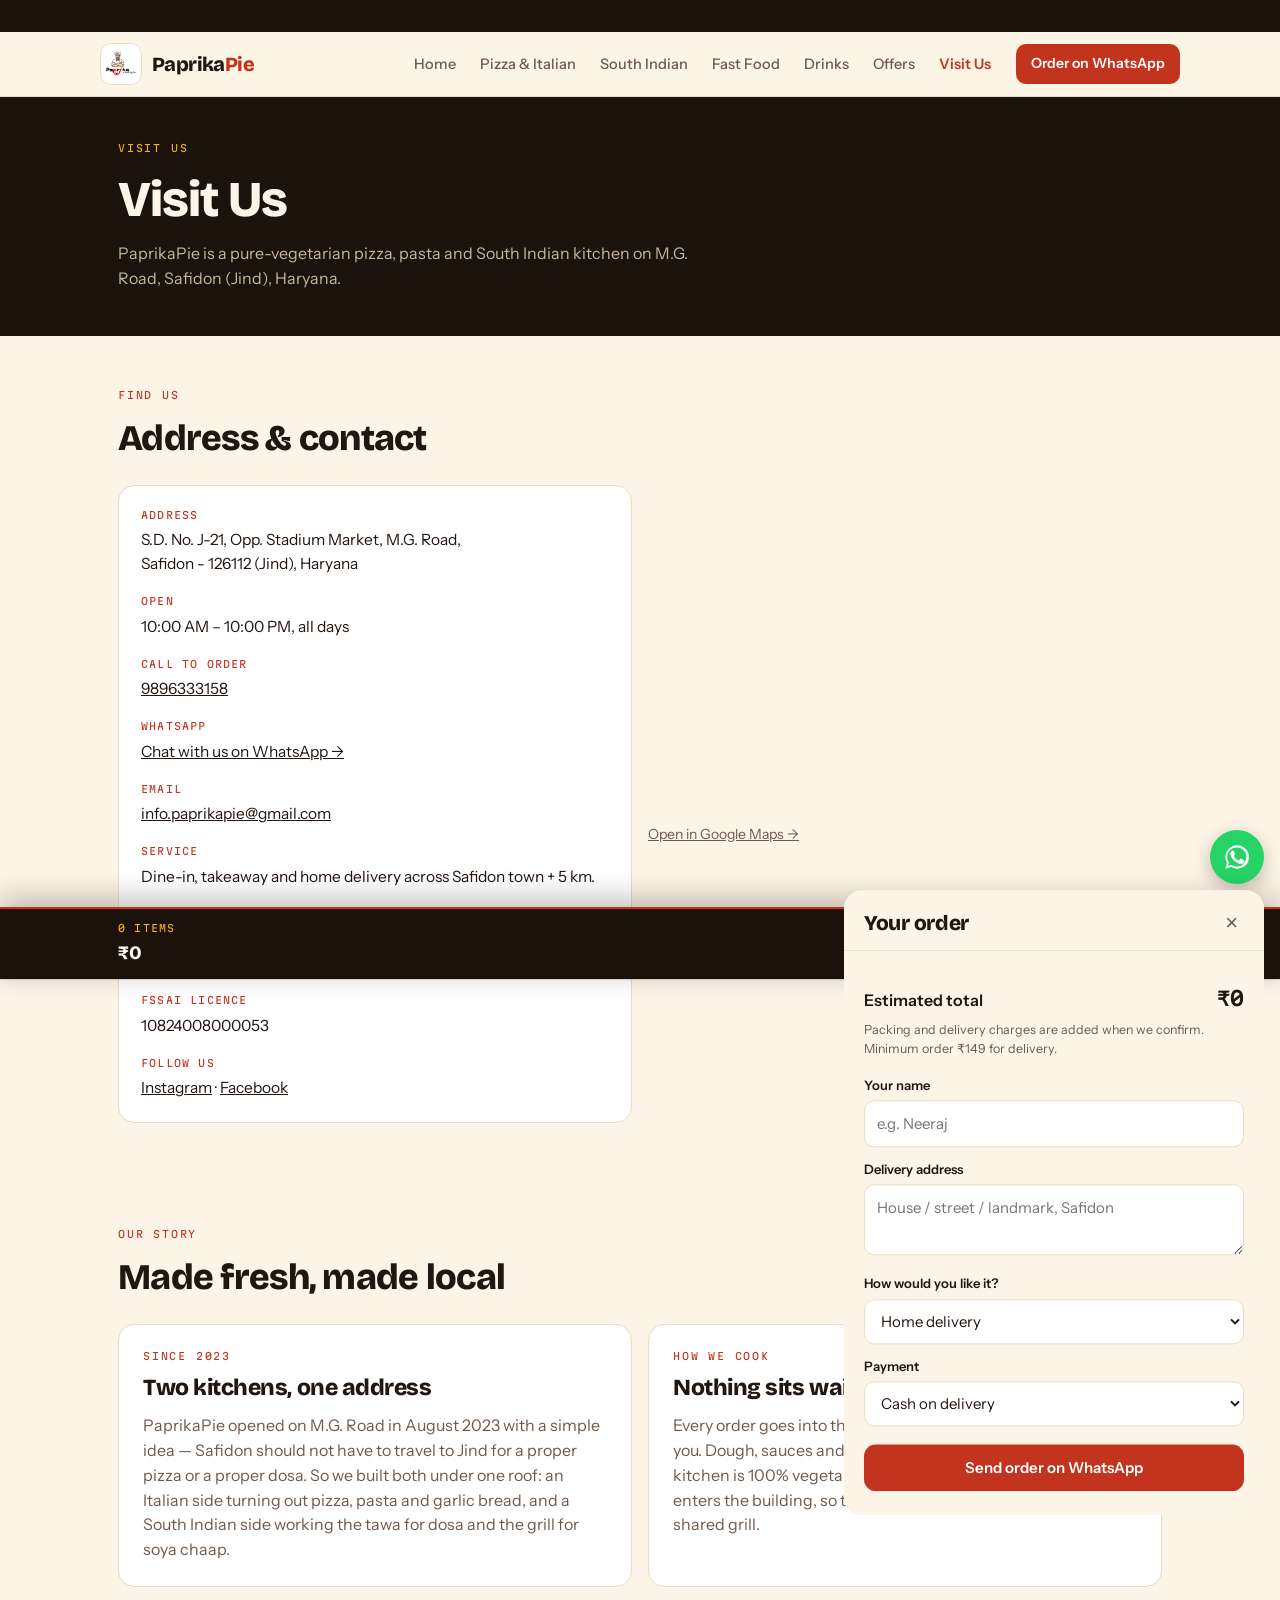
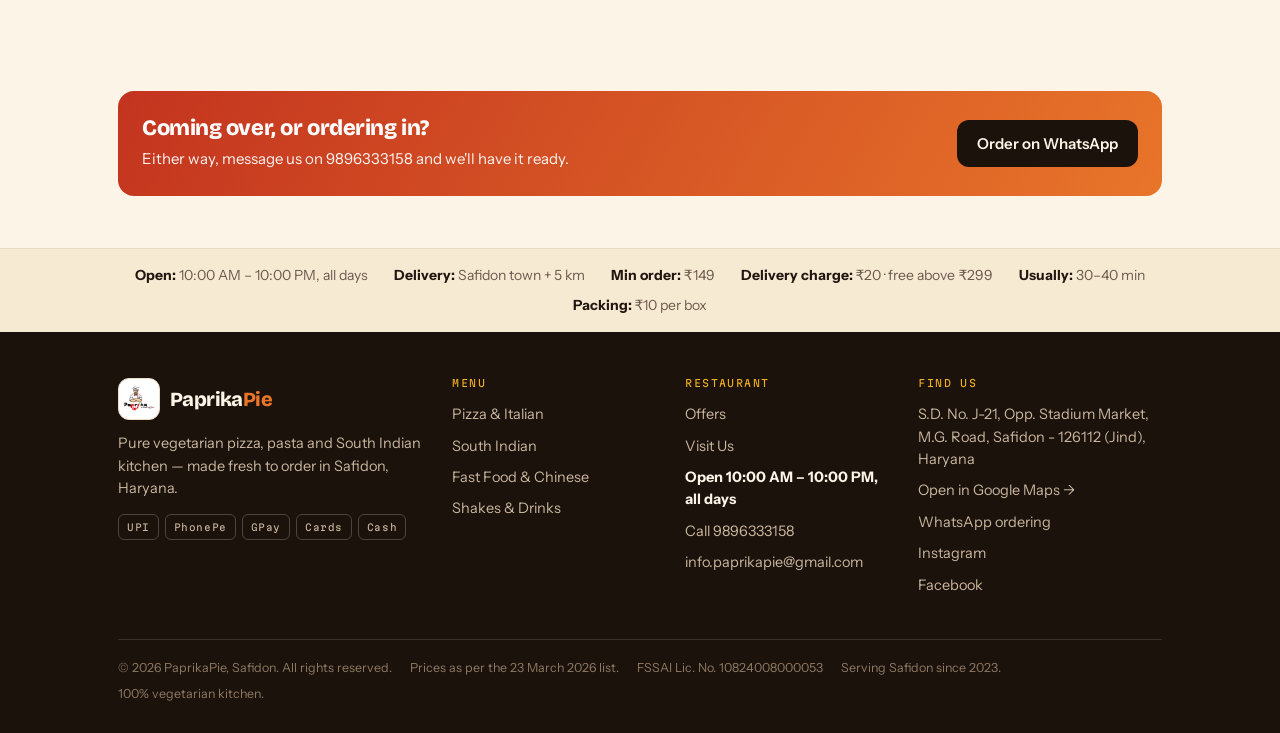
<file: about.html>
<!DOCTYPE html>
<html lang="en-IN">
<head>
<meta charset="utf-8">
<meta name="viewport" content="width=device-width, initial-scale=1">
<title>Visit Us | PaprikaPie, Safidon</title>
<meta name="description" content="PaprikaPie address, opening hours, phone and map — S.D. No. J-21, Opp. Stadium Market, M.G. Road, Safidon (Jind), Haryana. Open 10 AM to 10 PM.">
<link rel="canonical" href="https://paprikapie.co.in/about.html">
<meta property="og:type" content="restaurant">
<meta property="og:site_name" content="PaprikaPie, Safidon">
<meta property="og:title" content="Visit Us | PaprikaPie, Safidon">
<meta property="og:description" content="PaprikaPie address, opening hours, phone and map — S.D. No. J-21, Opp. Stadium Market, M.G. Road, Safidon (Jind), Haryana. Open 10 AM to 10 PM.">
<meta property="og:image" content="https://paprikapie.co.in/img-share-card.jpg">
<meta property="og:image:width" content="1200">
<meta property="og:image:height" content="630">
<meta property="og:url" content="https://paprikapie.co.in/about.html">
<meta property="og:locale" content="en_IN">
<meta name="twitter:card" content="summary_large_image">
<meta name="twitter:title" content="Visit Us | PaprikaPie, Safidon">
<meta name="twitter:description" content="PaprikaPie address, opening hours, phone and map — S.D. No. J-21, Opp. Stadium Market, M.G. Road, Safidon (Jind), Haryana. Open 10 AM to 10 PM.">
<meta name="twitter:image" content="https://paprikapie.co.in/img-share-card.jpg">
<meta name="theme-color" content="#1B120C">
<link rel="icon" href="[data-uri]">
<link rel="preconnect" href="https://fonts.googleapis.com"><link rel="preconnect" href="https://fonts.gstatic.com" crossorigin><link href="https://fonts.googleapis.com/css2?family=Bricolage+Grotesque:opsz,wght@12..96,600;12..96,800&family=Instrument+Sans:wght@400;500;600&family=Martian+Mono:wght@400;600&display=swap" rel="stylesheet">
<style>
/* ===========================================================
   PaprikaPie — paprikapie.co.in
   =========================================================== */

:root{
  --char:#1B120C;
  --char-2:#2A1C13;
  --paprika:#C3341F;
  --paprika-dk:#8E2213;
  --ember:#E8752A;
  --turmeric:#F2B01E;
  --pav:#FCF4E6;
  --pav-2:#F6EAD3;
  --card:#FFFFFF;
  --curry:#2E6B4F;
  --ink:#221610;
  --ash:#6E5A4D;
  --line:#EADCC4;
  --shadow:rgba(27,18,12,.10);
  --r:16px;
  --tray-h:0px;
}

*{box-sizing:border-box}
html{-webkit-text-size-adjust:100%}
body{
  margin:0;
  background:var(--pav);
  color:var(--ink);
  font-family:"Instrument Sans",system-ui,-apple-system,"Segoe UI",sans-serif;
  font-size:16px;
  line-height:1.55;
  -webkit-font-smoothing:antialiased;
  padding-bottom:var(--tray-h);
}
img{max-width:100%;display:block}
a{color:inherit}
h1,h2,h3,h4{
  font-family:"Bricolage Grotesque",system-ui,sans-serif;
  margin:0;
  letter-spacing:-.02em;
  line-height:1.08;
}
.mono{font-family:"Martian Mono",ui-monospace,monospace}
.wrap{max-width:1080px;margin:0 auto;padding:0 18px}
.sr{position:absolute;width:1px;height:1px;overflow:hidden;clip:rect(0 0 0 0);white-space:nowrap}

/* ---------- skip link ---------- */
.skip{
  position:absolute;left:-999px;top:0;z-index:200;
  background:var(--char);color:var(--pav);padding:12px 18px;border-radius:0 0 10px 0;
}
.skip:focus{left:0}

/* ---------- ticker ---------- */
.ticker{
  background:var(--char);color:var(--pav-2);
  font-family:"Martian Mono",monospace;font-size:10.5px;letter-spacing:.1em;
  padding:8px 0;overflow:hidden;white-space:nowrap;
}
.ticker span{display:inline-block;padding-left:100%;animation:slide 34s linear infinite}
.ticker b{font-weight:400;color:var(--turmeric);margin:0 26px}
@keyframes slide{to{transform:translateX(-100%)}}

/* ---------- header ---------- */
.hdr{
  position:sticky;top:0;z-index:60;
  background:rgba(252,244,230,.94);
  backdrop-filter:saturate(160%) blur(10px);
  border-bottom:1px solid var(--line);
}
.hdr .bar{display:flex;align-items:center;gap:14px;padding:11px 0}
.logo{display:flex;align-items:center;gap:10px;text-decoration:none;flex:0 0 auto}
.logo .mk{
  width:42px;height:42px;border-radius:11px;flex:0 0 auto;
  background:#fff;object-fit:contain;padding:2px;
  border:1px solid var(--line);
}
.logo .nm{font-family:"Bricolage Grotesque";font-weight:800;font-size:20px;letter-spacing:-.03em}
.logo .nm i{font-style:normal;color:var(--paprika)}

nav.main{margin-left:auto;display:none;gap:2px}
nav.main a{
  text-decoration:none;font-size:14.5px;font-weight:500;color:var(--ash);
  padding:9px 11px;border-radius:9px;white-space:nowrap;
}
nav.main a:hover{background:var(--pav-2);color:var(--ink)}
nav.main a[aria-current="page"]{color:var(--paprika);font-weight:600}

.hdr-cta{margin-left:auto;display:flex;align-items:center;gap:8px}
nav.main ~ .hdr-cta{margin-left:0}

.btn{
  display:inline-flex;align-items:center;justify-content:center;gap:8px;
  font:inherit;font-weight:600;font-size:15px;
  border:0;border-radius:12px;padding:12px 20px;cursor:pointer;
  text-decoration:none;transition:background .15s,transform .1s,border-color .15s;
}
.btn:active{transform:translateY(1px)}
.btn-wa{background:var(--paprika);color:#fff}
.btn-wa:hover{background:var(--paprika-dk)}
.btn-line{background:transparent;color:var(--ink);border:1.5px solid var(--line)}
.btn-line:hover{border-color:var(--paprika);color:var(--paprika)}
.btn-dark{background:var(--char);color:var(--pav)}
.btn-dark:hover{background:var(--char-2)}
.btn-sm{padding:9px 15px;font-size:14px;border-radius:10px}
.btn:focus-visible,a:focus-visible,button:focus-visible,input:focus-visible,select:focus-visible,textarea:focus-visible{
  outline:2.5px solid var(--turmeric);outline-offset:2px
}

.menu-btn{
  display:grid;place-items:center;width:42px;height:42px;flex:0 0 auto;
  background:transparent;border:1.5px solid var(--line);border-radius:11px;cursor:pointer;
}
.menu-btn svg{width:19px;height:19px}

/* mobile drawer */
.drawer{
  display:none;border-top:1px solid var(--line);
  background:var(--pav);padding:8px 0 14px;
}
.drawer.open{display:block}
.drawer a{
  display:block;text-decoration:none;padding:13px 4px;font-weight:500;
  border-bottom:1px solid var(--line);
}
.drawer a:last-child{border-bottom:0}
.drawer a[aria-current="page"]{color:var(--paprika);font-weight:600}

@media (min-width:900px){
  nav.main{display:flex}
  .menu-btn{display:none}
  .drawer{display:none !important}
}

/* ---------- hero ---------- */
.hero{position:relative;background:var(--char);color:var(--pav);overflow:hidden}
.hero-inner{
  max-width:1080px;margin:0 auto;padding:56px 18px 64px;
  position:relative;z-index:2;
}
.eyebrow{
  font-family:"Martian Mono",monospace;font-size:10px;letter-spacing:.18em;
  text-transform:uppercase;color:var(--turmeric);margin-bottom:16px;
}
.hero h1{
  font-size:clamp(34px,8.5vw,64px);font-weight:800;max-width:15ch;
}
.hero h1 em{font-style:normal;color:var(--ember)}
.hero p.lede{
  color:#E4D5BE;font-size:clamp(16px,2.4vw,18.5px);
  max-width:46ch;margin:18px 0 28px;
}
.hero-cta{display:flex;gap:10px;flex-wrap:wrap}
.hero::after{
  content:"";position:absolute;inset:0;z-index:1;
  background:
    radial-gradient(60% 70% at 82% 30%, rgba(232,117,42,.30), transparent 62%),
    radial-gradient(46% 60% at 12% 90%, rgba(195,52,31,.28), transparent 60%);
}
.hero-photo{
  position:absolute;inset:0;z-index:0;opacity:.34;
  background:var(--char-2) center/cover no-repeat;
}

/* fact strip */
.facts{background:var(--char-2);border-top:1px solid rgba(252,244,230,.10)}
.facts .grid{
  display:grid;grid-template-columns:repeat(2,1fr);gap:1px;
  background:rgba(252,244,230,.10);
}
.facts .f{background:var(--char-2);padding:16px 18px;text-align:center}
.facts .f b{
  display:block;font-family:"Bricolage Grotesque";font-weight:800;
  font-size:17px;color:var(--turmeric);
}
.facts .f span{
  display:block;font-family:"Martian Mono",monospace;font-size:9px;
  letter-spacing:.12em;text-transform:uppercase;color:#B7A288;margin-top:4px;
}
@media (min-width:720px){.facts .grid{grid-template-columns:repeat(4,1fr)}}

/* ---------- sections ---------- */
section{padding:52px 0}
.sec-head{margin-bottom:26px}
.sec-head h2{font-size:clamp(25px,5vw,36px);font-weight:800}
.sec-head p{color:var(--ash);max-width:56ch;margin:10px 0 0}
.sec-head .eyebrow{color:var(--paprika)}

.dark{background:var(--char);color:var(--pav)}
.dark .sec-head p{color:#C8B69E}
.dark .sec-head .eyebrow{color:var(--turmeric)}

/* ---------- veg mark ---------- */
.veg{
  display:inline-grid;place-items:center;
  width:14px;height:14px;border:1.6px solid var(--curry);border-radius:3px;
  flex:0 0 auto;vertical-align:-2px;
}
.veg::after{content:"";width:6px;height:6px;background:var(--curry);border-radius:50%}

/* ---------- dish cards ---------- */
.cards{
  display:grid;gap:14px;
  grid-template-columns:repeat(auto-fill,minmax(215px,1fr));
}
.dish{
  background:var(--card);border:1px solid var(--line);border-radius:var(--r);
  overflow:hidden;display:flex;flex-direction:column;
}
.dish .ph{
  aspect-ratio:4/3;position:relative;
  background:linear-gradient(145deg,var(--pav-2),#EBD9B8);
  display:grid;place-items:center;
}
.dish .ph img{width:100%;height:100%;object-fit:cover}
.dish .ph .initial{
  font-family:"Bricolage Grotesque";font-weight:800;font-size:44px;
  color:rgba(195,52,31,.20);
}
.dish .tag{
  position:absolute;top:9px;left:9px;
  background:var(--char);color:var(--turmeric);
  font-family:"Martian Mono",monospace;font-size:8.5px;letter-spacing:.1em;
  text-transform:uppercase;padding:5px 9px;border-radius:6px;
}
.dish .body{padding:14px;display:flex;flex-direction:column;gap:6px;flex:1}
.dish h3{font-size:16.5px;font-weight:600;display:flex;align-items:center;gap:7px}
.dish p{margin:0;font-size:13.5px;color:var(--ash);flex:1}
.dish .foot{display:flex;align-items:center;justify-content:space-between;gap:10px;margin-top:6px}
.price{font-family:"Martian Mono",monospace;font-weight:600;font-size:15px}

/* ---------- menu list rows ---------- */
.rows{background:var(--card);border:1px solid var(--line);border-radius:var(--r);overflow:hidden}
.row{
  display:flex;align-items:center;gap:14px;
  padding:14px 16px;border-bottom:1px solid var(--line);
}
.row:last-child{border-bottom:0}
.row .thumb{
  width:64px;height:64px;flex:0 0 auto;border-radius:11px;overflow:hidden;
  background:linear-gradient(145deg,var(--pav-2),#EBD9B8);
}
.row .thumb img{width:100%;height:100%;object-fit:cover}
.row .meta{flex:1;min-width:0}
.row .nm{font-weight:600;display:flex;align-items:center;gap:7px;font-size:15.5px}
.row .ds{font-size:13.5px;color:var(--ash);margin-top:2px}
.row .pr{font-family:"Martian Mono",monospace;font-weight:600;font-size:15px;white-space:nowrap}

.add{
  border:1.5px solid var(--line);background:var(--pav);color:var(--paprika);
  font:inherit;font-weight:700;font-size:13.5px;
  padding:8px 15px;border-radius:9px;cursor:pointer;white-space:nowrap;
  transition:background .15s,border-color .15s,color .15s;
}
.add:hover{background:var(--paprika);border-color:var(--paprika);color:#fff}
.add.done{background:var(--curry);border-color:var(--curry);color:#fff}

/* ---------- pizza size picker ---------- */
.pz{background:var(--card);border:1px solid var(--line);border-radius:var(--r);overflow:hidden}
.pz-item{padding:16px;border-bottom:1px solid var(--line)}
.pz-item:last-child{border-bottom:0}
.pz-item .nm{font-weight:600;font-size:16.5px;display:flex;align-items:center;gap:7px}
.pz-item .ds{font-size:13.5px;color:var(--ash);margin:3px 0 12px}
.sizes{display:grid;grid-template-columns:repeat(2,1fr);gap:8px}
@media (min-width:560px){.sizes{grid-template-columns:repeat(4,1fr)}}
.size{
  border:1.5px solid var(--line);background:var(--pav);border-radius:11px;
  padding:10px 8px;cursor:pointer;text-align:center;font:inherit;
  transition:border-color .15s,background .15s;
}
.size:hover{border-color:var(--paprika);background:#FCEEE9}
.size .lb{
  display:block;font-family:"Martian Mono",monospace;font-size:8.5px;
  letter-spacing:.1em;text-transform:uppercase;color:var(--ash);
}
.size .vl{display:block;font-family:"Martian Mono",monospace;font-weight:600;font-size:15px;margin-top:3px}
.size.done{background:var(--curry);border-color:var(--curry)}
.size.done .lb,.size.done .vl{color:#fff}

/* ---------- category chips ---------- */
.chips{
  display:flex;gap:8px;overflow-x:auto;padding:12px 18px;
  position:sticky;top:61px;z-index:50;
  background:rgba(252,244,230,.95);backdrop-filter:blur(8px);
  border-bottom:1px solid var(--line);scrollbar-width:none;
}
.chips::-webkit-scrollbar{display:none}
.chips a{
  flex:0 0 auto;text-decoration:none;font-size:13.5px;font-weight:600;
  background:var(--card);border:1.5px solid var(--line);border-radius:999px;
  padding:8px 15px;color:var(--ash);
}
.chips a:hover{border-color:var(--paprika);color:var(--paprika)}

/* ---------- page head ---------- */
.phead{background:var(--char);color:var(--pav);padding:44px 0 46px}
.phead h1{font-size:clamp(30px,7vw,50px);font-weight:800}
.phead p{color:#C8B69E;max-width:52ch;margin:14px 0 0}

/* ---------- offer cards ---------- */
.offers{display:grid;gap:18px}
@media (min-width:760px){.offers{grid-template-columns:1fr 1fr}}
.offer{
  background:var(--card);border:1px solid var(--line);border-radius:var(--r);
  overflow:hidden;display:flex;flex-direction:column;
}
.offer .ph{aspect-ratio:16/10;background:linear-gradient(145deg,var(--ember),var(--paprika))}
.offer .ph img{width:100%;height:100%;object-fit:cover}
.offer .bd{padding:20px;display:flex;flex-direction:column;gap:10px;flex:1}
.offer h3{font-size:21px;font-weight:800}
.offer p{margin:0;color:var(--ash);font-size:15px}
.offer ul{margin:0;padding-left:19px;color:var(--ash);font-size:14px;columns:2}
.offer .terms{font-size:12.5px;color:var(--ash)}
.offer .valid{
  font-family:"Martian Mono",monospace;font-size:10px;letter-spacing:.1em;
  text-transform:uppercase;color:var(--paprika);
}
.offer .cta{margin-top:auto;padding-top:6px}
.offer-empty{
  grid-column:1/-1;background:var(--card);border:1px dashed var(--line);
  border-radius:var(--r);padding:32px;text-align:center;color:var(--ash);
}

/* ---------- steps ---------- */
.steps{display:grid;gap:22px;grid-template-columns:repeat(auto-fit,minmax(200px,1fr))}
.step .n{
  font-family:"Martian Mono",monospace;font-size:11px;letter-spacing:.14em;
  color:var(--turmeric);margin-bottom:9px;
}
.step h3{font-size:17.5px;font-weight:600;margin-bottom:6px}
.step p{margin:0;color:#C8B69E;font-size:14.5px}

/* ---------- split cards ---------- */
.split{display:grid;gap:16px}
@media (min-width:760px){.split{grid-template-columns:1fr 1fr}}
.pane{
  background:var(--card);border:1px solid var(--line);border-radius:var(--r);
  padding:24px;display:flex;flex-direction:column;gap:12px;
}
.pane .eyebrow{color:var(--paprika);margin:0}
.pane h3{font-size:23px;font-weight:800}
.pane p{margin:0;color:var(--ash);flex:1}

/* ---------- delivery strip ---------- */
.delivery{background:var(--pav-2);border-top:1px solid var(--line);padding:16px 0}
.delivery .in{
  display:flex;flex-wrap:wrap;gap:8px 26px;justify-content:center;
  font-size:14px;color:var(--ash);text-align:center;
}
.delivery b{color:var(--ink)}

/* ---------- footer ---------- */
footer{background:var(--char);color:#C8B69E;padding:46px 0 30px;font-size:14.5px}
footer h4{
  font-family:"Martian Mono",monospace;font-size:10px;letter-spacing:.14em;
  text-transform:uppercase;color:var(--turmeric);margin-bottom:14px;font-weight:400;
}
.fgrid{display:grid;gap:30px;grid-template-columns:1fr}
@media (min-width:700px){.fgrid{grid-template-columns:1.5fr 1fr 1fr 1.2fr}}
footer ul{list-style:none;margin:0;padding:0}
footer li{margin-bottom:9px}
footer a{text-decoration:none}
footer a:hover{color:var(--pav)}
.pay{display:flex;gap:6px;flex-wrap:wrap;margin-top:14px}
.pay span{
  font-family:"Martian Mono",monospace;font-size:9.5px;letter-spacing:.06em;
  border:1px solid rgba(252,244,230,.22);border-radius:6px;padding:5px 8px;
}
.legal{
  border-top:1px solid rgba(252,244,230,.13);margin-top:34px;padding-top:18px;
  font-size:12.5px;color:#8D7962;display:flex;flex-wrap:wrap;gap:6px 18px;
}

/* ---------- order tray (signature) ---------- */
.tray{
  position:fixed;left:0;right:0;bottom:0;z-index:90;
  background:var(--char);color:var(--pav);
  border-top:2px solid var(--paprika);
  transform:translateY(110%);transition:transform .25s cubic-bezier(.2,.8,.3,1);
  box-shadow:0 -8px 30px rgba(27,18,12,.28);
}
.tray.up{transform:none}
.tray .top{
  display:flex;align-items:center;gap:12px;
  max-width:1080px;margin:0 auto;padding:12px 18px;
}
.tray .sum{flex:1;min-width:0}
.tray .sum .a{
  font-family:"Martian Mono",monospace;font-size:10px;letter-spacing:.12em;
  text-transform:uppercase;color:var(--turmeric);
}
.tray .sum .b{font-family:"Bricolage Grotesque";font-weight:800;font-size:19px;margin-top:1px}
.tray .view{
  background:transparent;border:1.5px solid rgba(252,244,230,.28);color:var(--pav);
  font:inherit;font-size:13.5px;font-weight:600;padding:9px 14px;border-radius:10px;cursor:pointer;
}
.tray .view:hover{border-color:var(--turmeric);color:var(--turmeric)}

/* ---------- order sheet ---------- */
.scrim{
  position:fixed;inset:0;z-index:95;background:rgba(27,18,12,.55);
  opacity:0;pointer-events:none;transition:opacity .2s;
}
.scrim.on{opacity:1;pointer-events:auto}
.sheet{
  position:fixed;z-index:96;left:0;right:0;bottom:0;
  max-height:88vh;overflow-y:auto;
  background:var(--pav);border-radius:20px 20px 0 0;
  transform:translateY(101%);transition:transform .28s cubic-bezier(.2,.8,.3,1);
}
.sheet.on{transform:none}
@media (min-width:700px){
  .sheet{left:auto;right:16px;bottom:16px;width:420px;border-radius:18px;max-height:82vh}
  .sheet.on{transform:none}
}
.sheet .sh{
  position:sticky;top:0;background:var(--pav);z-index:2;
  display:flex;align-items:center;gap:12px;
  padding:18px 20px 12px;border-bottom:1px solid var(--line);
}
.sheet .sh h2{font-size:21px;font-weight:800;flex:1}
.x{
  background:transparent;border:0;font-size:22px;line-height:1;cursor:pointer;
  color:var(--ash);padding:4px 6px;border-radius:8px;
}
.x:hover{background:var(--pav-2);color:var(--ink)}
.sheet .sb{padding:16px 20px 24px}
.li{display:flex;align-items:center;gap:12px;padding:11px 0;border-bottom:1px solid var(--line)}
.li .n{flex:1;min-width:0;font-size:14.5px}
.li .n small{display:block;color:var(--ash);font-size:12.5px}
.li .p{font-family:"Martian Mono",monospace;font-size:14px}
.qty{display:flex;align-items:center;gap:2px;border:1.5px solid var(--line);border-radius:9px;overflow:hidden}
.qty button{
  background:var(--card);border:0;width:30px;height:30px;font-size:17px;line-height:1;
  cursor:pointer;color:var(--paprika);
}
.qty button:hover{background:var(--pav-2)}
.qty span{min-width:24px;text-align:center;font-family:"Martian Mono",monospace;font-size:13px}
.tot{display:flex;justify-content:space-between;align-items:baseline;padding:16px 0 6px;font-weight:600}
.tot .v{font-family:"Martian Mono",monospace;font-size:20px}
.note{font-size:12.5px;color:var(--ash);margin:0 0 16px}
.fld{display:block;font-size:13px;font-weight:600;margin:12px 0 5px}
.sheet input,.sheet textarea,.sheet select{
  width:100%;font:inherit;font-size:15px;color:var(--ink);
  background:var(--card);border:1.5px solid var(--line);border-radius:10px;padding:11px 12px;
}
.sheet textarea{min-height:70px;resize:vertical}
.empty{text-align:center;padding:34px 10px;color:var(--ash)}

/* ---------- floating whatsapp ---------- */
.fab{
  position:fixed;right:16px;bottom:calc(16px + var(--tray-h));z-index:80;
  width:54px;height:54px;border-radius:50%;
  background:#25D366;display:grid;place-items:center;
  box-shadow:0 6px 18px rgba(27,18,12,.26);
  transition:bottom .25s;
}
.fab svg{width:28px;height:28px;fill:#fff}

/* ---------- misc ---------- */
.map{width:100%;height:320px;border:0;border-radius:var(--r)}
.info{background:var(--card);border:1px solid var(--line);border-radius:var(--r);padding:22px}
.info dt{
  font-family:"Martian Mono",monospace;font-size:10px;letter-spacing:.12em;
  text-transform:uppercase;color:var(--paprika);margin-top:18px;
}
.info dt:first-child{margin-top:0}
.info dd{margin:5px 0 0;font-size:15.5px}
.banner{
  background:linear-gradient(120deg,var(--paprika),var(--ember));
  color:#fff;border-radius:var(--r);padding:26px 24px;
  display:flex;flex-wrap:wrap;gap:16px;align-items:center;justify-content:space-between;
}
.banner h3{font-size:22px;font-weight:800}
.banner p{margin:6px 0 0;opacity:.94;font-size:15px}
.note-strip{
  background:#FFF6E2;border-left:3px solid var(--turmeric);
  border-radius:0 12px 12px 0;padding:13px 16px;font-size:14px;margin-bottom:18px;
}

@media (prefers-reduced-motion:reduce){
  *{animation:none !important;transition:none !important}
}


.pz-top{display:flex;align-items:center;gap:14px;margin-bottom:12px}
.pz-top .thumb{width:64px;height:64px;flex:0 0 auto;border-radius:11px;overflow:hidden;background:linear-gradient(145deg,var(--pav-2),#EBD9B8);position:relative}
.pz-top .thumb img{width:100%;height:100%;object-fit:cover}
.pz-top .txt{min-width:0}
.pz-item .ds{margin:3px 0 0}
</style>
</head>
<body>
<a class="skip" href="#main">Skip to content</a>
<div class="ticker"><span>
<b>Open 10:00 AM – 10:00 PM, all days</b><b>Dine-in, takeaway &amp; home delivery in Safidon</b><b>Made fresh only after you order</b><b>Call or WhatsApp 9896333158</b>
</span></div>
<header class="hdr">
  <div class="wrap bar">
    <a class="logo" href="index.html">
      <img class="mk" src="[data-uri]" alt="" width="240" height="240">
      <span class="nm">Paprika<i>Pie</i></span>
    </a>
    <nav class="main"><a href="index.html">Home</a><a href="menu-pizza.html">Pizza &amp; Italian</a><a href="menu-south.html">South Indian</a><a href="menu-fastfood.html">Fast Food</a><a href="menu-drinks.html">Drinks</a><a href="offers.html">Offers</a><a href="about.html" aria-current="page">Visit Us</a></nav>
    <div class="hdr-cta">
      <a class="btn btn-wa btn-sm" href="https://wa.me/919896333158" rel="noopener">Order on WhatsApp</a>
      <button class="menu-btn" type="button" aria-label="Menu" aria-expanded="false">
        <svg viewBox="0 0 24 24" fill="none" stroke="currentColor" stroke-width="2.2" stroke-linecap="round">
          <path d="M3 6h18M3 12h18M3 18h18"/>
        </svg>
      </button>
    </div>
  </div>
  <div class="wrap"><div class="drawer"><a href="index.html">Home</a><a href="menu-pizza.html">Pizza &amp; Italian</a><a href="menu-south.html">South Indian</a><a href="menu-fastfood.html">Fast Food</a><a href="menu-drinks.html">Drinks</a><a href="offers.html">Offers</a><a href="about.html" aria-current="page">Visit Us</a></div></div>
</header>
<main id="main">
<div class="phead"><div class="wrap"><div class="eyebrow">Visit us</div><h1>Visit Us</h1><p>PaprikaPie is a pure-vegetarian pizza, pasta and South Indian kitchen on M.G. Road, Safidon (Jind), Haryana.</p></div></div><section id="find"><div class="wrap"><div class="sec-head"><div class="eyebrow">Find us</div><h2>Address &amp; contact</h2></div><div class="split"><div class="info"><dl style="margin:0"><dt>Address</dt><dd>S.D. No. J-21, Opp. Stadium Market, M.G. Road,<br>Safidon - 126112 (Jind), Haryana</dd><dt>Open</dt><dd>10:00 AM – 10:00 PM, all days</dd><dt>Call to order</dt><dd><a href="tel:9896333158">9896333158</a></dd><dt>WhatsApp</dt><dd><a href="https://wa.me/919896333158" rel="noopener">Chat with us on WhatsApp →</a></dd><dt>Email</dt><dd><a href="mailto:info.paprikapie@gmail.com">info.paprikapie@gmail.com</a></dd><dt>Service</dt><dd>Dine-in, takeaway and home delivery across Safidon town + 5 km.</dd><dt>Delivery</dt><dd>Min order ₹149 · ₹20 delivery, free above ₹299 · usually 30–40 min · packing ₹10 per box</dd><dt>FSSAI Licence</dt><dd>10824008000053</dd><dt>Follow us</dt><dd><a href="https://www.instagram.com/paprika__pie" rel="noopener">Instagram</a> · <a href="https://www.facebook.com/share/195Zh5gYRe/" rel="noopener">Facebook</a></dd></dl></div><div><iframe class="map" loading="lazy" referrerpolicy="no-referrer-when-downgrade" title="PaprikaPie on Google Maps" src="https://www.google.com/maps?q=29.4067066,76.6610663&amp;z=18&amp;hl=en&amp;output=embed"></iframe><p style="margin:12px 0 0;font-size:14px;color:var(--ash)"><a href="https://www.google.com/maps/search/?api=1&amp;query=Paprika+Pie+Safidon&amp;query_place_id=ChIJUSXd0U_jDTkRevt9jf5EdT0" rel="noopener">Open in Google Maps →</a></p></div></div></div></section><section id="story"><div class="wrap"><div class="sec-head"><div class="eyebrow">Our story</div><h2>Made fresh, made local</h2></div><div class="split"><div class="pane"><div class="eyebrow">Since 2023</div><h3>Two kitchens, one address</h3><p>PaprikaPie opened on M.G. Road in August 2023 with a simple idea — Safidon should not have to travel to Jind for a proper pizza or a proper dosa. So we built both under one roof: an Italian side turning out pizza, pasta and garlic bread, and a South Indian side working the tawa for dosa and the grill for soya chaap.</p></div><div class="pane"><div class="eyebrow">How we cook</div><h3>Nothing sits waiting</h3><p>Every order goes into the kitchen only after we confirm it with you. Dough, sauces and chutneys are made in-house. The kitchen is 100% vegetarian — no non-vegetarian ingredient enters the building, so there is no question of shared oil or a shared grill.</p></div></div></div></section><section><div class="wrap"><div class="banner"><div><h3>Coming over, or ordering in?</h3><p>Either way, message us on 9896333158 and we&#39;ll have it ready.</p></div><a class="btn btn-dark" href="https://wa.me/919896333158" rel="noopener">Order on WhatsApp</a></div></div></section>
</main>
<div class="delivery"><div class="wrap in">
  <span><b>Open:</b> 10:00 AM – 10:00 PM, all days</span>
  <span><b>Delivery:</b> Safidon town + 5 km</span>
  <span><b>Min order:</b> ₹149</span>
  <span><b>Delivery charge:</b> ₹20 · free above ₹299</span>
  <span><b>Usually:</b> 30–40 min</span>
  <span><b>Packing:</b> ₹10 per box</span>
</div></div>
<footer>
  <div class="wrap">
    <div class="fgrid">
      <div>
        <a class="logo" href="index.html" style="margin-bottom:12px">
          <img class="mk" src="[data-uri]" alt="" width="240" height="240"><span class="nm" style="color:var(--pav)">Paprika<i style="color:var(--ember)">Pie</i></span>
        </a>
        <p style="margin:12px 0 0;max-width:34ch">Pure vegetarian pizza, pasta and South Indian kitchen — made fresh to order in Safidon, Haryana.</p>
        <div class="pay"><span>UPI</span><span>PhonePe</span><span>GPay</span><span>Cards</span><span>Cash</span></div>
      </div>
      <div>
        <h4>Menu</h4>
        <ul>
          <li><a href="menu-pizza.html">Pizza &amp; Italian</a></li>
          <li><a href="menu-south.html">South Indian</a></li>
          <li><a href="menu-fastfood.html">Fast Food &amp; Chinese</a></li>
          <li><a href="menu-drinks.html">Shakes &amp; Drinks</a></li>
        </ul>
      </div>
      <div>
        <h4>Restaurant</h4>
        <ul>
          <li><a href="offers.html">Offers</a></li>
          <li><a href="about.html">Visit Us</a></li>
          <li><strong style="color:var(--pav)">Open 10:00 AM – 10:00 PM, all days</strong></li>
          <li><a href="tel:9896333158">Call 9896333158</a></li>
          <li><a href="mailto:info.paprikapie@gmail.com">info.paprikapie@gmail.com</a></li>
        </ul>
      </div>
      <div>
        <h4>Find Us</h4>
        <ul>
          <li>S.D. No. J-21, Opp. Stadium Market, M.G. Road, Safidon - 126112 (Jind), Haryana</li>
          <li><a href="https://www.google.com/maps/search/?api=1&amp;query=Paprika+Pie+Safidon&amp;query_place_id=ChIJUSXd0U_jDTkRevt9jf5EdT0" rel="noopener">Open in Google Maps →</a></li>
          <li><a href="https://wa.me/919896333158" rel="noopener">WhatsApp ordering</a></li>
          <li><a href="https://www.instagram.com/paprika__pie" rel="noopener">Instagram</a></li>
          <li><a href="https://www.facebook.com/share/195Zh5gYRe/" rel="noopener">Facebook</a></li>
        </ul>
      </div>
    </div>
    <div class="legal">
      <span>© 2026 PaprikaPie, Safidon. All rights reserved.</span>
      <span>Prices as per the 23 March 2026 list.</span>
      <span>FSSAI Lic. No. 10824008000053</span>
      <span>Serving Safidon since 2023.</span>
      <span>100% vegetarian kitchen.</span>
    </div>
  </div>
</footer>

<a class="fab" href="https://wa.me/919896333158" rel="noopener" aria-label="Order on WhatsApp">
  <svg viewBox="0 0 24 24"><path d="M17.5 14.4c-.3-.2-1.7-.9-2-1-.3-.1-.5-.2-.7.1-.2.3-.7 1-.9 1.2-.2.2-.3.2-.6.1-.3-.2-1.2-.5-2.3-1.4-.9-.8-1.4-1.7-1.6-2-.2-.3 0-.5.1-.6l.5-.5c.1-.2.2-.3.3-.5 0-.2 0-.4 0-.5 0-.2-.7-1.6-.9-2.2-.2-.6-.5-.5-.7-.5h-.6c-.2 0-.5.1-.8.4-.3.3-1 1-1 2.5s1.1 2.9 1.2 3.1c.1.2 2.1 3.2 5.1 4.5.7.3 1.3.5 1.7.6.7.2 1.4.2 1.9.1.6-.1 1.7-.7 2-1.4.2-.7.2-1.2.2-1.4-.1-.1-.3-.2-.6-.3zM12 2a10 10 0 0 0-8.6 15L2 22l5.2-1.4A10 10 0 1 0 12 2zm0 18.2c-1.6 0-3.1-.4-4.4-1.2l-.3-.2-3.1.8.8-3-.2-.3a8.2 8.2 0 1 1 7.2 3.9z"/></svg>
</a>

<script>
/* ===========================================================
   PaprikaPie — offers loader
   Renders offers.json. Offers past validTill disappear on
   their own, no code change needed.

   Offers page:  <div class="offers" id="pp-offers"></div>
   =========================================================== */
(function () {
  var PHONE = "919896333158";
  var box = document.getElementById("pp-offers");
  if (!box) return;

  function isLive(o) {
    if (o.active === false) return false;
    if (!o.validTill) return true;
    var end = new Date(o.validTill + "T23:59:59");
    return isNaN(end) ? true : end >= new Date();
  }

  function esc(s) {
    return String(s == null ? "" : s).replace(/[&<>"]/g, function (c) {
      return { "&": "&amp;", "<": "&lt;", ">": "&gt;", '"': "&quot;" }[c];
    });
  }

  function waLink(o) {
    var msg = o.whatsapp || "Hi PaprikaPie, I'd like to order the " + o.title + ".";
    return "https://wa.me/" + PHONE + "?text=" + encodeURIComponent(msg);
  }

  function card(o) {
    var items = (o.items || []).length
      ? "<ul>" + o.items.map(function (i) { return "<li>" + esc(i) + "</li>"; }).join("") + "</ul>"
      : "";
    return (
      '<article class="offer">' +
        '<div class="ph">' +
          (o.image ? '<img src="' + esc(o.image) + '" alt="' + esc(o.title) +
                     '" loading="lazy" width="640" height="400" onerror="this.remove()">' : "") +
        "</div>" +
        '<div class="bd">' +
          "<h3>" + esc(o.title) + "</h3>" +
          "<p>" + esc(o.description) + "</p>" +
          items +
          (o.terms ? '<div class="terms">' + esc(o.terms) + "</div>" : "") +
          (o.validTill ? '<div class="valid">Valid till ' + esc(o.validTill) + "</div>" : "") +
          '<div class="cta"><a class="btn btn-wa" href="' + waLink(o) + '" rel="noopener">Order this on WhatsApp</a></div>' +
        "</div>" +
      "</article>"
    );
  }

  fetch("offers.json", { cache: "no-cache" })
    .then(function (r) { return r.json(); })
    .then(function (data) {
      var live = (data.offers || []).filter(isLive);
      box.innerHTML = live.length
        ? live.map(card).join("")
        : '<div class="offer-empty">No offer running right now. WhatsApp us on 9896333158 — we usually have something on.</div>';
    })
    .catch(function () {
      box.innerHTML =
        '<div class="offer-empty">Offers could not load. Call or WhatsApp 9896333158 for today\'s deals.</div>';
    });
})();

</script>
<script>
/* ===========================================================
   PaprikaPie — cart, order tray, WhatsApp handoff
   =========================================================== */
(function () {
  var WA = "919896333158";
  var KEY = "pp_cart_v1";
  var MIN_ORDER = 149;

  /* ---- storage with graceful fallback ---- */
  var memory = null;
  function load() {
    try {
      var raw = window.localStorage.getItem(KEY);
      return raw ? JSON.parse(raw) : [];
    } catch (e) {
      return memory || [];
    }
  }
  function save(items) {
    memory = items;
    try {
      window.localStorage.setItem(KEY, JSON.stringify(items));
    } catch (e) {}
  }

  var cart = load();

  function count() {
    return cart.reduce(function (n, i) { return n + i.q; }, 0);
  }
  function total() {
    return cart.reduce(function (n, i) { return n + i.p * i.q; }, 0);
  }
  function keyOf(name, size) {
    return name + "|" + (size || "");
  }

  function addItem(name, price, size) {
    var k = keyOf(name, size);
    var found = null;
    for (var i = 0; i < cart.length; i++) {
      if (keyOf(cart[i].n, cart[i].s) === k) { found = cart[i]; break; }
    }
    if (found) { found.q += 1; }
    else { cart.push({ n: name, p: Number(price), s: size || "", q: 1 }); }
    save(cart);
    render();
  }
  function bump(idx, delta) {
    cart[idx].q += delta;
    if (cart[idx].q <= 0) cart.splice(idx, 1);
    save(cart);
    render();
  }

  /* ---- elements ---- */
  var tray, sheet, scrim, listEl, totEl;

  function build() {
    tray = document.createElement("div");
    tray.className = "tray";
    tray.innerHTML =
      '<div class="top">' +
        '<div class="sum"><div class="a" id="pp-tray-a">Your order</div><div class="b" id="pp-tray-b">₹0</div></div>' +
        '<button class="view" type="button" id="pp-view">View</button>' +
        '<button class="btn btn-wa btn-sm" type="button" id="pp-send">Send on WhatsApp</button>' +
      "</div>";
    document.body.appendChild(tray);

    scrim = document.createElement("div");
    scrim.className = "scrim";
    document.body.appendChild(scrim);

    sheet = document.createElement("div");
    sheet.className = "sheet";
    sheet.setAttribute("role", "dialog");
    sheet.setAttribute("aria-label", "Your order");
    sheet.innerHTML =
      '<div class="sh"><h2>Your order</h2><button class="x" type="button" id="pp-close" aria-label="Close">&times;</button></div>' +
      '<div class="sb">' +
        '<div id="pp-list"></div>' +
        '<div class="tot"><span>Estimated total</span><span class="v" id="pp-total">₹0</span></div>' +
        '<p class="note">Packing and delivery charges are added when we confirm. Minimum order ₹' + MIN_ORDER + ' for delivery.</p>' +
        '<label class="fld" for="pp-name">Your name</label>' +
        '<input type="text" id="pp-name" autocomplete="name" placeholder="e.g. Neeraj">' +
        '<label class="fld" for="pp-addr">Delivery address</label>' +
        '<textarea id="pp-addr" autocomplete="street-address" placeholder="House / street / landmark, Safidon"></textarea>' +
        '<label class="fld" for="pp-mode">How would you like it?</label>' +
        '<select id="pp-mode"><option>Home delivery</option><option>Takeaway</option><option>Dine-in</option></select>' +
        '<label class="fld" for="pp-pay">Payment</label>' +
        '<select id="pp-pay"><option>Cash on delivery</option><option>UPI / PhonePe / GPay</option><option>Card at counter</option></select>' +
        '<div style="margin-top:18px"><button class="btn btn-wa" type="button" id="pp-send2" style="width:100%">Send order on WhatsApp</button></div>' +
      "</div>";
    document.body.appendChild(sheet);

    listEl = sheet.querySelector("#pp-list");
    totEl = sheet.querySelector("#pp-total");

    document.getElementById("pp-view").onclick = open;
    document.getElementById("pp-close").onclick = close;
    scrim.onclick = close;
    document.getElementById("pp-send").onclick = open;
    document.getElementById("pp-send2").onclick = send;

    document.addEventListener("keydown", function (e) {
      if (e.key === "Escape") close();
    });
  }

  function open() {
    scrim.classList.add("on");
    sheet.classList.add("on");
    renderList();
  }
  function close() {
    scrim.classList.remove("on");
    sheet.classList.remove("on");
  }

  function renderList() {
    if (!cart.length) {
      listEl.innerHTML = '<div class="empty">Nothing added yet.<br>Browse the menu and tap Add.</div>';
      return;
    }
    var html = "";
    for (var i = 0; i < cart.length; i++) {
      var it = cart[i];
      html +=
        '<div class="li">' +
          '<div class="n">' + esc(it.n) + (it.s ? "<small>" + esc(it.s) + "</small>" : "") + "</div>" +
          '<div class="qty">' +
            '<button type="button" data-d="-1" data-i="' + i + '" aria-label="Remove one">&minus;</button>' +
            "<span>" + it.q + "</span>" +
            '<button type="button" data-d="1" data-i="' + i + '" aria-label="Add one">+</button>' +
          "</div>" +
          '<div class="p">₹' + it.p * it.q + "</div>" +
        "</div>";
    }
    listEl.innerHTML = html;
    var btns = listEl.querySelectorAll("button[data-i]");
    for (var b = 0; b < btns.length; b++) {
      btns[b].onclick = function () {
        bump(Number(this.getAttribute("data-i")), Number(this.getAttribute("data-d")));
        renderList();
      };
    }
  }

  function render() {
    var c = count();
    if (!tray) return;
    tray.classList.toggle("up", c > 0);
    document.documentElement.style.setProperty("--tray-h", c > 0 ? "70px" : "0px");
    document.getElementById("pp-tray-a").textContent =
      c === 1 ? "1 item" : c + " items";
    document.getElementById("pp-tray-b").textContent = "₹" + total();
    if (totEl) totEl.textContent = "₹" + total();

    var badges = document.querySelectorAll("[data-cart-count]");
    for (var i = 0; i < badges.length; i++) {
      badges[i].textContent = c;
      badges[i].hidden = c === 0;
    }
  }

  function send() {
    var name = (document.getElementById("pp-name").value || "").trim();
    var addr = (document.getElementById("pp-addr").value || "").trim();
    var mode = document.getElementById("pp-mode").value;
    var pay = document.getElementById("pp-pay").value;

    var lines = ["Hi PaprikaPie, I'd like to order:", ""];
    if (!cart.length) {
      lines = ["Hi PaprikaPie, I'd like to place an order."];
    } else {
      for (var i = 0; i < cart.length; i++) {
        var it = cart[i];
        lines.push(it.q + " x " + it.n + (it.s ? " (" + it.s + ")" : "") + " — ₹" + it.p * it.q);
      }
      lines.push("");
      lines.push("Estimated total: ₹" + total());
      lines.push("");
      lines.push(mode);
      if (name) lines.push("Name: " + name);
      if (addr) lines.push("Address: " + addr);
      lines.push("Payment: " + pay);
    }
    window.open("https://wa.me/" + WA + "?text=" + encodeURIComponent(lines.join("\n")), "_blank");
  }

  function esc(s) {
    return String(s == null ? "" : s).replace(/[&<>"]/g, function (c) {
      return { "&": "&amp;", "<": "&lt;", ">": "&gt;", '"': "&quot;" }[c];
    });
  }

  /* ---- wire up add buttons ---- */
  function wire() {
    document.addEventListener("click", function (e) {
      var b = e.target.closest("[data-add]");
      if (!b) return;
      addItem(b.getAttribute("data-add"), b.getAttribute("data-price"), b.getAttribute("data-size"));
      var was = b.textContent;
      b.classList.add("done");
      if (!b.classList.contains("size")) b.textContent = "Added";
      setTimeout(function () {
        b.classList.remove("done");
        if (!b.classList.contains("size")) b.textContent = was;
      }, 900);
    });

    var mb = document.querySelector(".menu-btn");
    var dr = document.querySelector(".drawer");
    if (mb && dr) {
      mb.onclick = function () {
        var o = dr.classList.toggle("open");
        mb.setAttribute("aria-expanded", o ? "true" : "false");
      };
    }
  }

  if (document.readyState === "loading") {
    document.addEventListener("DOMContentLoaded", init);
  } else {
    init();
  }
  function init() {
    build();
    wire();
    render();
  }
})();

</script>
</body>
</html>
</file>
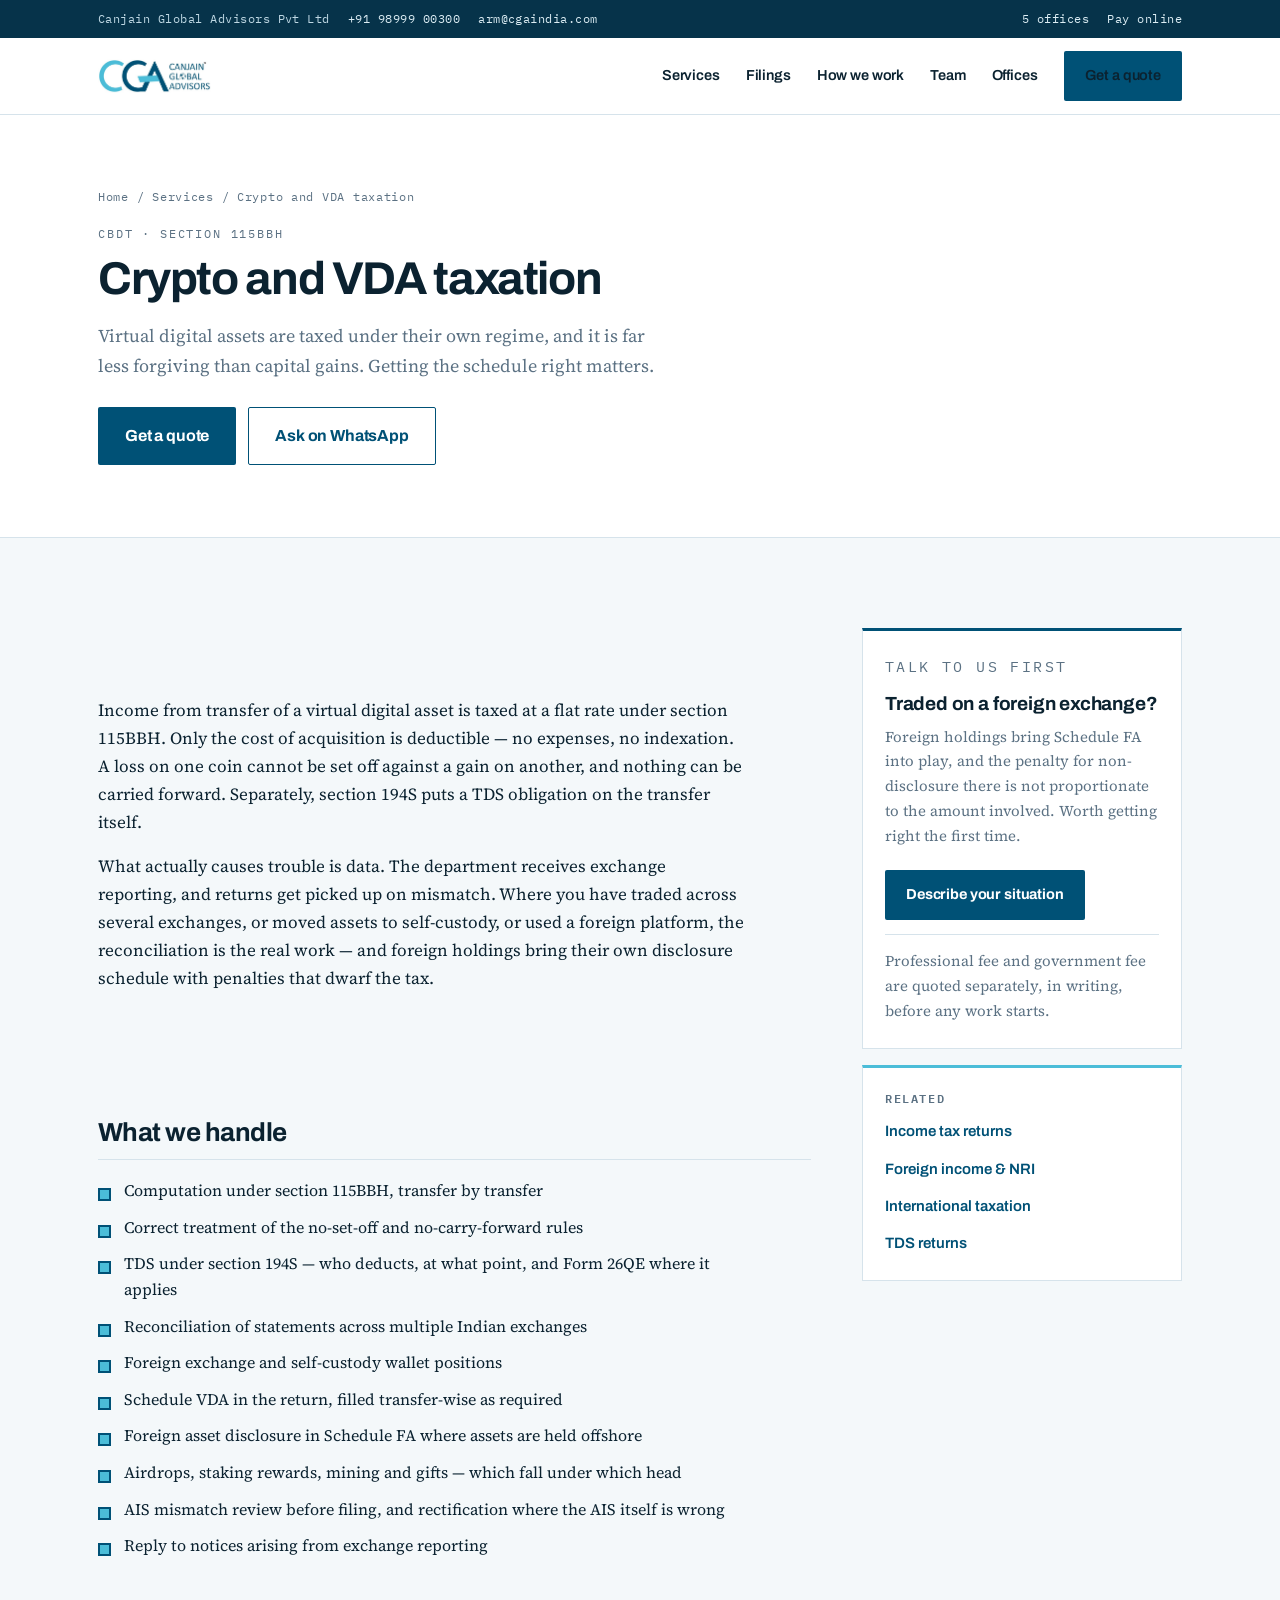
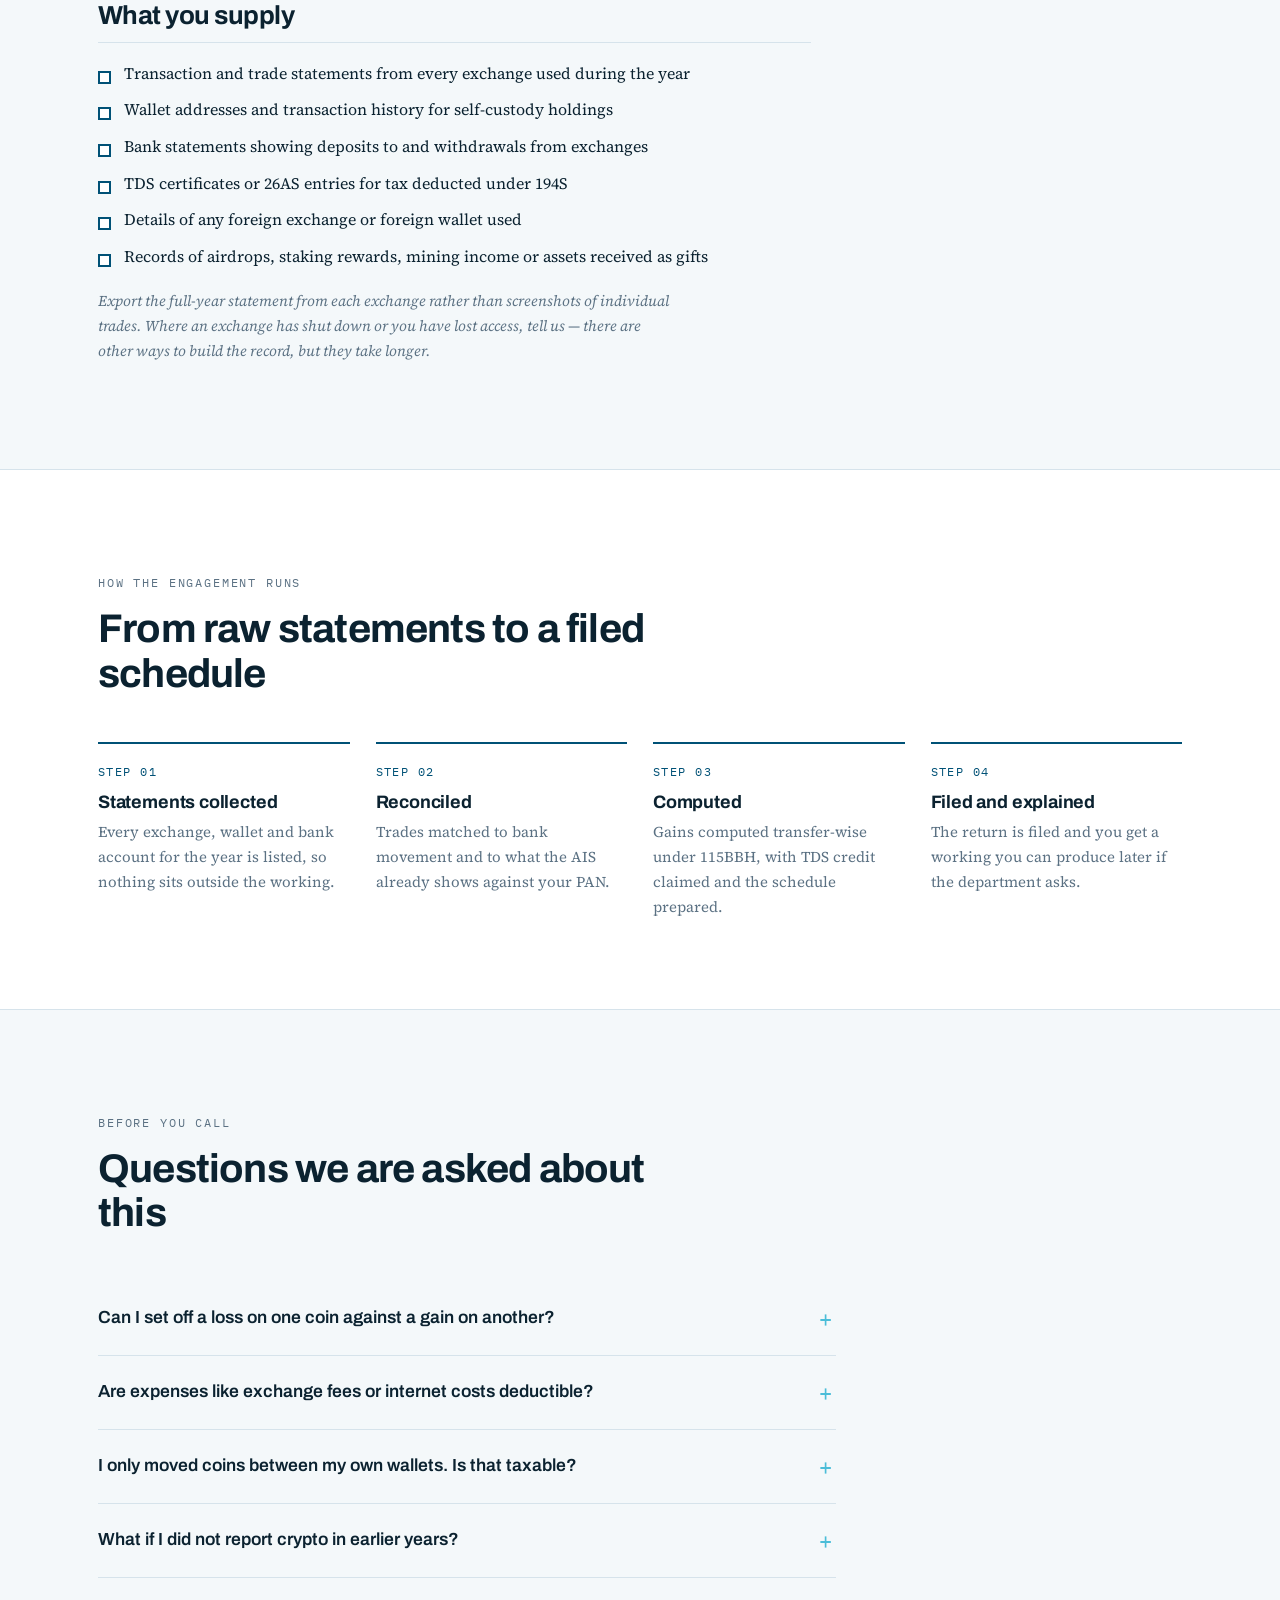
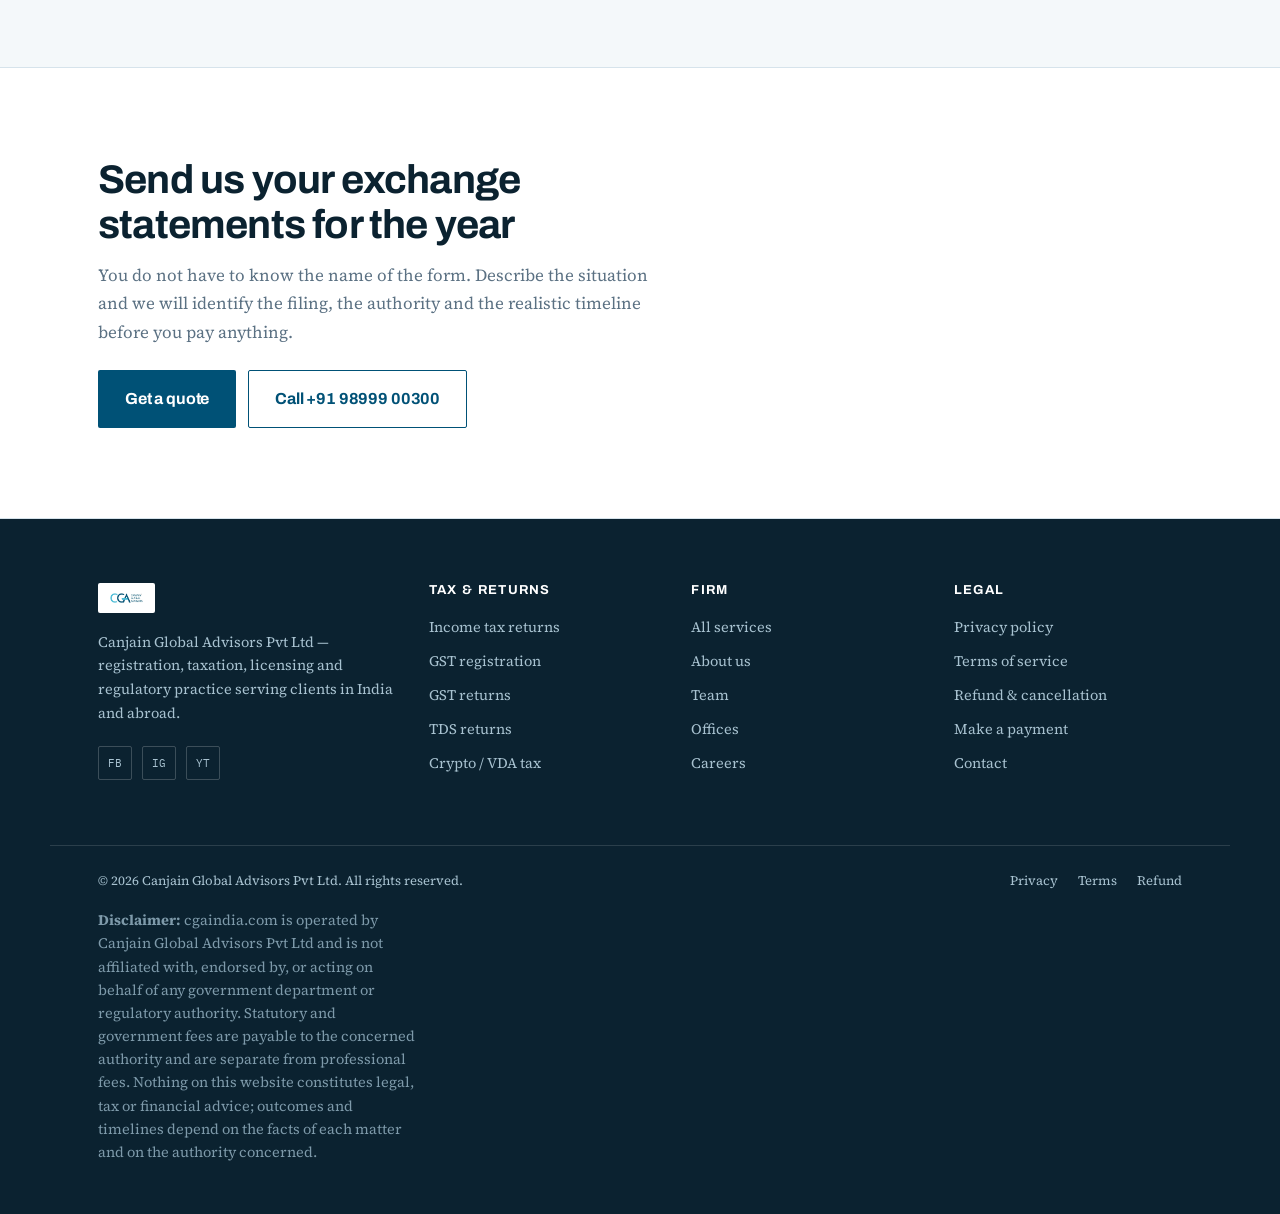
<file: crypto-tax.html>
<!DOCTYPE html>
<html lang="en">
<head>
<meta charset="utf-8">
<meta name="viewport" content="width=device-width, initial-scale=1">
<title>Crypto and VDA Taxation — Section 115BBH &amp; TDS 194S | CGA India</title>
<meta name="description" content="Taxation of virtual digital assets — flat rate under section 115BBH, TDS under 194S, exchange statement reconciliation, foreign exchange and wallet reporting.">
<meta name="theme-color" content="#005176">
<meta name="robots" content="index,follow">
<link rel="canonical" href="https://cgaindia.com/crypto-tax.html">
<meta property="og:title" content="Crypto and VDA Taxation — Section 115BBH &amp; TDS 194S | CGA India">
<meta property="og:description" content="Taxation of virtual digital assets — flat rate under section 115BBH, TDS under 194S, exchange statement reconciliation, foreign exchange and wallet reporting.">
<meta property="og:type" content="website">
<meta property="og:url" content="https://cgaindia.com/crypto-tax.html">
<meta property="og:image" content="https://cgaindia.com/assets/cga-logo.jpeg">
<link rel="icon" href="assets/cga-logo.jpeg">
<link rel="preconnect" href="https://fonts.googleapis.com">
<link rel="preconnect" href="https://fonts.gstatic.com" crossorigin>
<link href="https://fonts.googleapis.com/css2?family=Archivo:wght@600;700;800&family=IBM+Plex+Mono:wght@400;600&family=Source+Serif+4:ital,opsz,wght@0,8..60,400;0,8..60,600;1,8..60,400&display=swap" rel="stylesheet">
<link rel="stylesheet" href="assets/styles.css">
</head>
<body>
<a class="skip" href="#main">Skip to content</a>

<div class="utility">
  <div class="wrap">
    <span>Canjain Global Advisors Pvt Ltd</span>
    <a href="tel:+919899900300">+91 98999 00300</a>
    <a href="mailto:arm@cgaindia.com">arm@cgaindia.com</a>
    <span class="spacer"></span>
    <a href="index.html#offices">5 offices</a>
    <a href="https://rzp.io/rzp/ehe2M4d" target="_blank" rel="noopener">Pay online</a>
  </div>
</div>

<header class="masthead">
  <div class="wrap">
    <a class="brand" href="index.html" aria-label="Canjain Global Advisors — home">
      <img src="assets/cga-logo.jpeg" alt="Canjain Global Advisors">
    </a>
    <nav class="primary">
      <a href="services.html">Services</a>
      <a href="index.html#filings">Filings</a>
      <a href="index.html#process">How we work</a>
      <a href="index.html#team">Team</a>
      <a href="index.html#offices">Offices</a>
      <a class="btn btn-solid" href="index.html#enquire">Get a quote</a>
    </nav>
  </div>
</header>

<main id="main">
  <div class="page-head">
    <div class="wrap">
      <p class="crumb"><a href="index.html">Home</a> / <a href="services.html">Services</a> / Crypto and VDA taxation</p>
      <p class="eyebrow">CBDT · Section 115BBH</p>
      <h1>Crypto and VDA taxation</h1>
      <p class="lede">Virtual digital assets are taxed under their own regime, and it is far less forgiving than capital gains. Getting the schedule right matters.</p>
      <div class="hero-actions">
        <a class="btn btn-solid btn-lg" href="index.html#enquire">Get a quote</a>
        <a class="btn btn-line btn-lg" href="https://wa.me/919899900300?text=Hi%20Canjain%2C%20I%20need%20help%20with%20crypto%20tax" target="_blank" rel="noopener">Ask on WhatsApp</a>
      </div>
    </div>
  </div>

  <section>
    <div class="wrap svc">
      <div class="svc-main">
        <div class="prose">
          <p>Income from transfer of a virtual digital asset is taxed at a flat rate under section 115BBH. Only the cost of acquisition is deductible — no expenses, no indexation. A loss on one coin cannot be set off against a gain on another, and nothing can be carried forward. Separately, section 194S puts a TDS obligation on the transfer itself.</p><p>What actually causes trouble is data. The department receives exchange reporting, and returns get picked up on mismatch. Where you have traded across several exchanges, or moved assets to self-custody, or used a foreign platform, the reconciliation is the real work — and foreign holdings bring their own disclosure schedule with penalties that dwarf the tax.</p>
        </div>

        <h2 class="svc-h">What we handle</h2>
        <ul class="checklist">
        <li>Computation under section 115BBH, transfer by transfer</li>
        <li>Correct treatment of the no-set-off and no-carry-forward rules</li>
        <li>TDS under section 194S — who deducts, at what point, and Form 26QE where it applies</li>
        <li>Reconciliation of statements across multiple Indian exchanges</li>
        <li>Foreign exchange and self-custody wallet positions</li>
        <li>Schedule VDA in the return, filled transfer-wise as required</li>
        <li>Foreign asset disclosure in Schedule FA where assets are held offshore</li>
        <li>Airdrops, staking rewards, mining and gifts — which fall under which head</li>
        <li>AIS mismatch review before filing, and rectification where the AIS itself is wrong</li>
        <li>Reply to notices arising from exchange reporting</li>
        </ul>

        <h2 class="svc-h">What you supply</h2>
        <ul class="checklist checklist--docs">
        <li>Transaction and trade statements from every exchange used during the year</li>
        <li>Wallet addresses and transaction history for self-custody holdings</li>
        <li>Bank statements showing deposits to and withdrawals from exchanges</li>
        <li>TDS certificates or 26AS entries for tax deducted under 194S</li>
        <li>Details of any foreign exchange or foreign wallet used</li>
        <li>Records of airdrops, staking rewards, mining income or assets received as gifts</li>
        </ul>
        <p class="svc-note">Export the full-year statement from each exchange rather than screenshots of individual trades. Where an exchange has shut down or you have lost access, tell us — there are other ways to build the record, but they take longer.</p>
      </div>

      <aside class="svc-aside">
        <div class="svc-card">
          <p class="eyebrow">Talk to us first</p>
          <h3>Traded on a foreign exchange?</h3>
          <p>Foreign holdings bring Schedule FA into play, and the penalty for non-disclosure there is not proportionate to the amount involved. Worth getting right the first time.</p>
          <a class="btn btn-solid" href="index.html#enquire">Describe your situation</a>
          <p class="svc-card__note">Professional fee and government fee are quoted separately, in writing, before any work starts.</p>
        </div>
        <div class="svc-card svc-card--plain">
          <h4>Related</h4>
          <ul>
          <li><a href="itr-filing.html">Income tax returns</a></li>
          <li><a href="foreign-income.html">Foreign income &amp; NRI</a></li>
          <li><a href="international-tax.html">International taxation</a></li>
          <li><a href="tds-returns.html">TDS returns</a></li>
          </ul>
        </div>
      </aside>
    </div>
  </section>

  <section class="band">
    <div class="wrap">
      <div class="section-head reveal">
        <p class="eyebrow">How the engagement runs</p>
        <h2>From raw statements to a filed schedule</h2>
      </div>
      <div class="stages reveal">
        <div class="stage">
          <p class="no">STEP 01</p>
          <h3>Statements collected</h3>
          <p>Every exchange, wallet and bank account for the year is listed, so nothing sits outside the working.</p>
        </div>
        <div class="stage">
          <p class="no">STEP 02</p>
          <h3>Reconciled</h3>
          <p>Trades matched to bank movement and to what the AIS already shows against your PAN.</p>
        </div>
        <div class="stage">
          <p class="no">STEP 03</p>
          <h3>Computed</h3>
          <p>Gains computed transfer-wise under 115BBH, with TDS credit claimed and the schedule prepared.</p>
        </div>
        <div class="stage">
          <p class="no">STEP 04</p>
          <h3>Filed and explained</h3>
          <p>The return is filed and you get a working you can produce later if the department asks.</p>
        </div>
      </div>
    </div>
  </section>

  <section>
    <div class="wrap">
      <div class="section-head reveal">
        <p class="eyebrow">Before you call</p>
        <h2>Questions we are asked about this</h2>
      </div>
      <div class="faq reveal">
        <details>
          <summary>Can I set off a loss on one coin against a gain on another?</summary>
          <p>No. The regime does not permit set-off of a loss from transfer of a virtual digital asset against any other income, including gains on another virtual digital asset, and no loss can be carried forward. Each gain is taxed on its own.</p>
        </details>
        <details>
          <summary>Are expenses like exchange fees or internet costs deductible?</summary>
          <p>Only the cost of acquisition is deductible. Trading fees, interest, infrastructure and other expenditure are not.</p>
        </details>
        <details>
          <summary>I only moved coins between my own wallets. Is that taxable?</summary>
          <p>A transfer between wallets you control is not a transfer for consideration, so it does not by itself create income. But it does need to be documented, because on-chain movement without a matching record is exactly what triggers questions later.</p>
        </details>
        <details>
          <summary>What if I did not report crypto in earlier years?</summary>
          <p>Depending on the year, an updated return may still be available with additional tax. It is a much better position than waiting for the department to raise it from exchange data, which it now receives directly.</p>
        </details>
      </div>
    </div>
  </section>

  <section class="band svc-end">
    <div class="wrap">
      <h2>Send us your exchange statements for the year</h2>
      <p>You do not have to know the name of the form. Describe the situation and we will identify the filing, the authority and the realistic timeline before you pay anything.</p>
      <div class="hero-actions">
        <a class="btn btn-solid btn-lg" href="index.html#enquire">Get a quote</a>
        <a class="btn btn-line btn-lg" href="tel:+919899900300">Call +91 98999 00300</a>
      </div>
    </div>
  </section>

</main>

<footer class="site">
  <div class="wrap top">
    <div>
      <img class="mark" src="assets/cga-logo.jpeg" alt="Canjain Global Advisors">
      <p>Canjain Global Advisors Pvt Ltd — registration, taxation, licensing and regulatory practice serving clients in India and abroad.</p>
      <div class="social">
        <a href="https://www.facebook.com/profile.php?id=100081348033294" target="_blank" rel="noopener" aria-label="Facebook">FB</a>
        <a href="https://www.instagram.com/canjain_" target="_blank" rel="noopener" aria-label="Instagram">IG</a>
        <a href="https://www.youtube.com/@canjain" target="_blank" rel="noopener" aria-label="YouTube">YT</a>
      </div>
    </div>
    <div>
      <h4>Tax &amp; returns</h4>
      <ul>
        <li><a href="itr-filing.html">Income tax returns</a></li>
        <li><a href="gst-registration.html">GST registration</a></li>
        <li><a href="gst-return-filing.html">GST returns</a></li>
        <li><a href="tds-returns.html">TDS returns</a></li>
        <li><a href="crypto-tax.html">Crypto / VDA tax</a></li>
      </ul>
    </div>
    <div>
      <h4>Firm</h4>
      <ul>
        <li><a href="services.html">All services</a></li>
        <li><a href="index.html#firm">About us</a></li>
        <li><a href="index.html#team">Team</a></li>
        <li><a href="index.html#offices">Offices</a></li>
        <li><a href="mailto:admin@cgaindia.com">Careers</a></li>
      </ul>
    </div>
    <div>
      <h4>Legal</h4>
      <ul>
        <li><a href="privacy.html">Privacy policy</a></li>
        <li><a href="terms.html">Terms of service</a></li>
        <li><a href="refund.html">Refund &amp; cancellation</a></li>
        <li><a href="https://rzp.io/rzp/ehe2M4d" target="_blank" rel="noopener">Make a payment</a></li>
        <li><a href="index.html#enquire">Contact</a></li>
      </ul>
    </div>
  </div>
  <div class="wrap legal">
    <div class="row">
      <span>© <span id="yr">2026</span> Canjain Global Advisors Pvt Ltd. All rights reserved.</span>
      <span class="spacer"></span>
      <a href="privacy.html">Privacy</a>
      <a href="terms.html">Terms</a>
      <a href="refund.html">Refund</a>
    </div>
    <p class="disclaimer"><strong>Disclaimer:</strong> cgaindia.com is operated by Canjain Global Advisors Pvt Ltd and is not affiliated with, endorsed by, or acting on behalf of any government department or regulatory authority. Statutory and government fees are payable to the concerned authority and are separate from professional fees. Nothing on this website constitutes legal, tax or financial advice; outcomes and timelines depend on the facts of each matter and on the authority concerned.</p>
  </div>
</footer>

<div class="callbar">
  <a href="tel:+919899900300">Call now</a>
  <a class="wa" href="https://wa.me/919899900300?text=Hi%20Canjain%2C%20I%20need%20help%20with%20" target="_blank" rel="noopener">WhatsApp</a>
</div>

<script>
(function () {
  'use strict';
  var y = document.getElementById('yr');
  if (y) y.textContent = new Date().getFullYear();
  var reduce = window.matchMedia('(prefers-reduced-motion: reduce)').matches;
  var targets = document.querySelectorAll('.reveal');
  if (reduce || !('IntersectionObserver' in window)) {
    targets.forEach(function (t) { t.classList.add('in'); });
  } else {
    var io = new IntersectionObserver(function (entries) {
      entries.forEach(function (e) {
        if (e.isIntersecting) { e.target.classList.add('in'); io.unobserve(e.target); }
      });
    }, { rootMargin: '0px 0px -60px 0px', threshold: 0.08 });
    targets.forEach(function (t) { io.observe(t); });
  }
})();
</script>
</body>
</html>
</file>
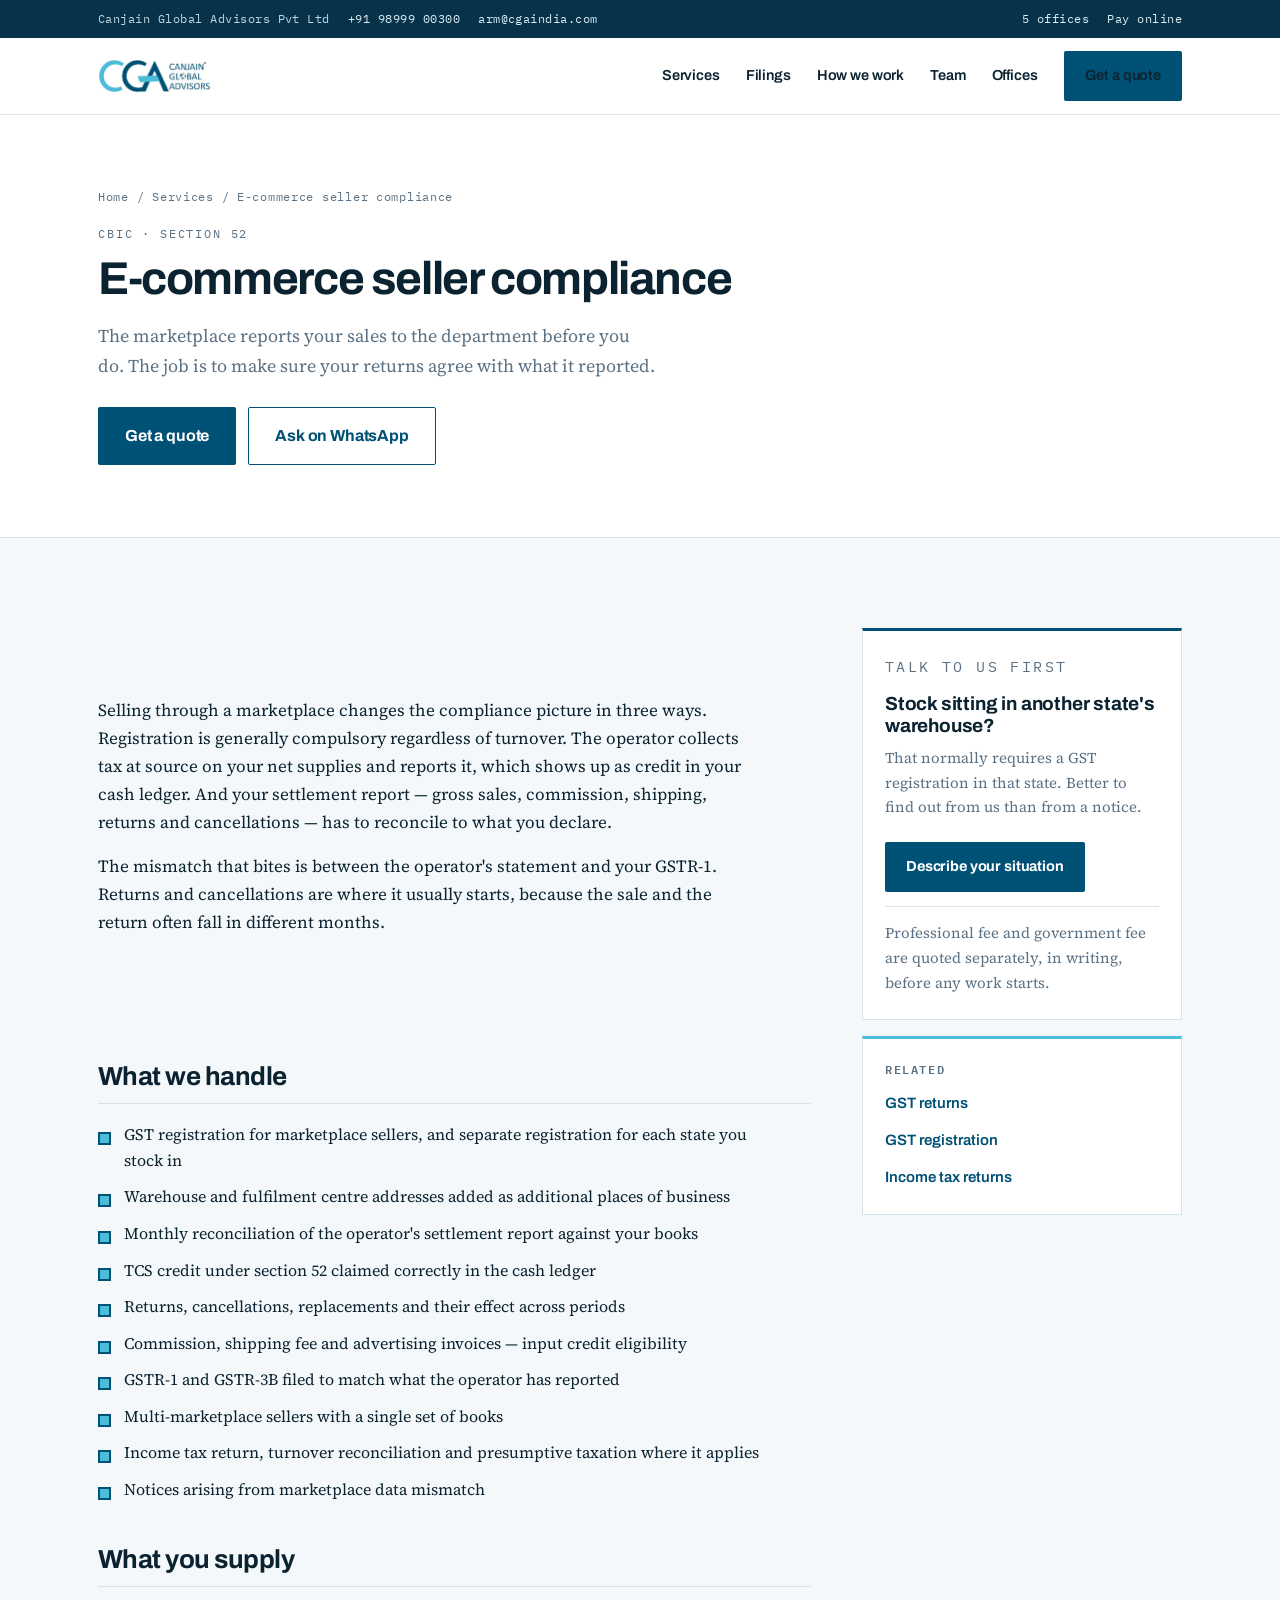
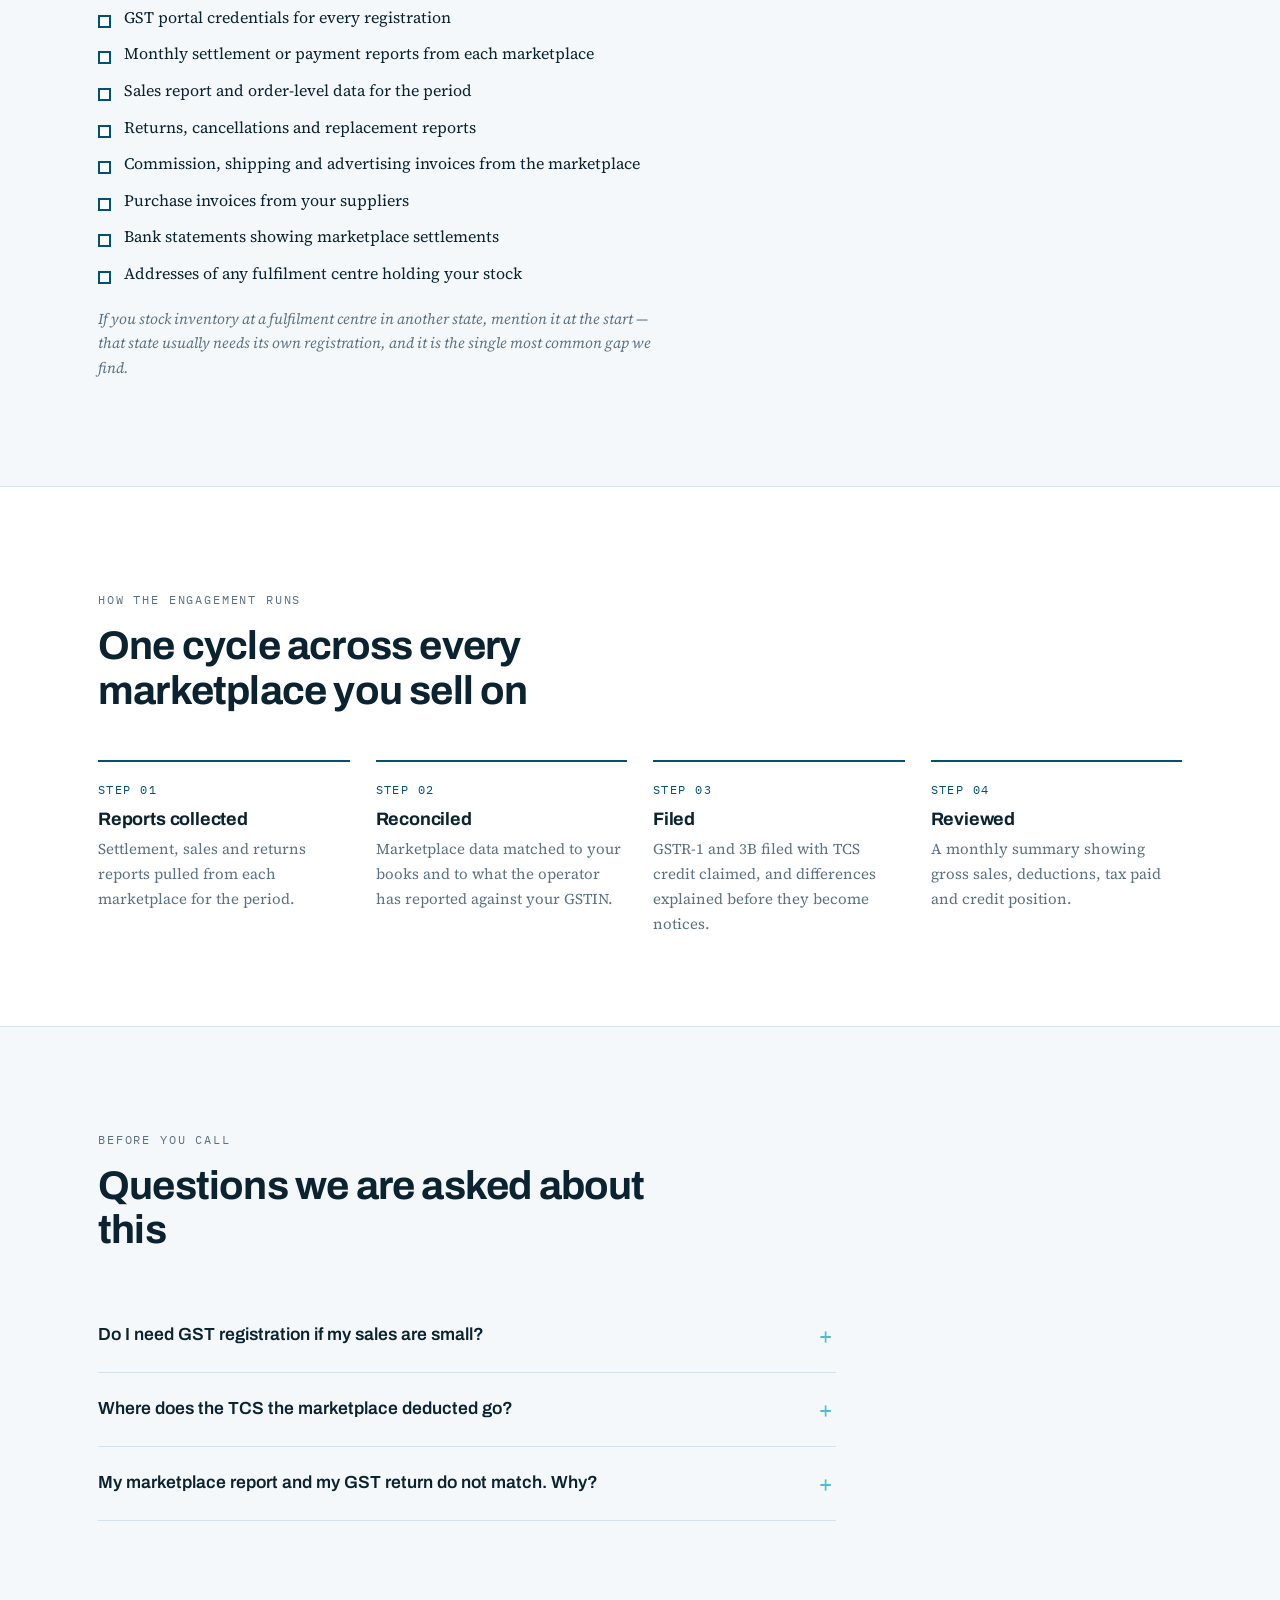
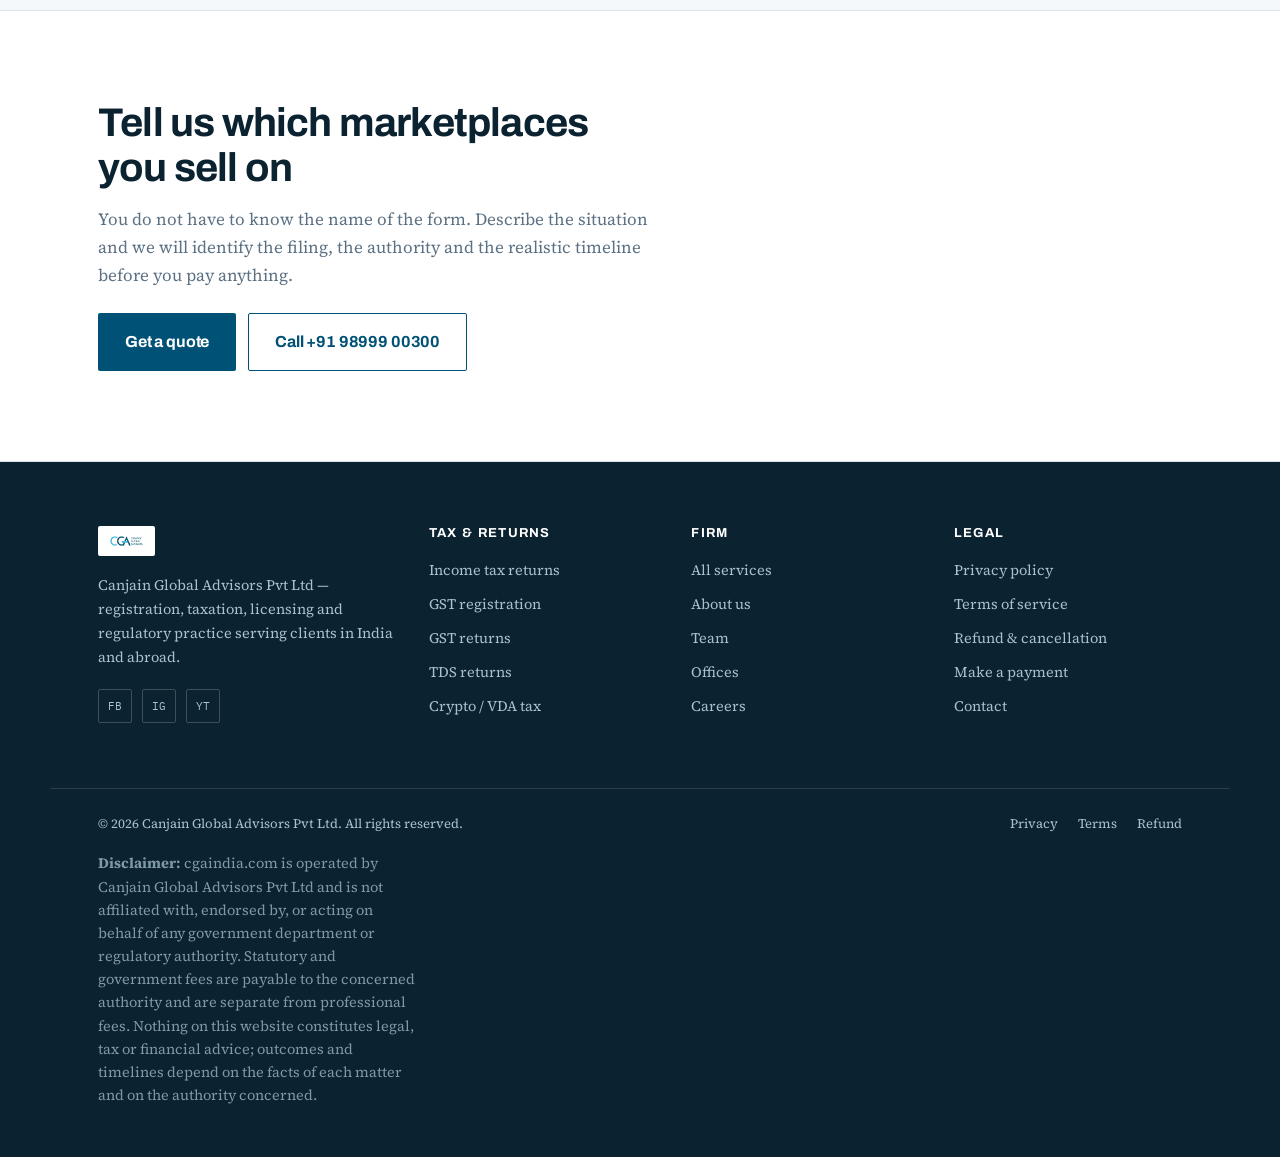
<file: ecommerce-sellers.html>
<!DOCTYPE html>
<html lang="en">
<head>
<meta charset="utf-8">
<meta name="viewport" content="width=device-width, initial-scale=1">
<title>E-commerce Seller Compliance — TCS, GST Returns &amp; Reconciliation | CGA India</title>
<meta name="description" content="GST and income tax compliance for sellers on Amazon, Flipkart and other marketplaces: registration, TCS credit reconciliation, returns and settlement matching.">
<meta name="theme-color" content="#005176">
<meta name="robots" content="index,follow">
<link rel="canonical" href="https://cgaindia.com/ecommerce-sellers.html">
<meta property="og:title" content="E-commerce Seller Compliance — TCS, GST Returns &amp; Reconciliation | CGA India">
<meta property="og:description" content="GST and income tax compliance for sellers on Amazon, Flipkart and other marketplaces: registration, TCS credit reconciliation, returns and settlement matching.">
<meta property="og:type" content="website">
<meta property="og:url" content="https://cgaindia.com/ecommerce-sellers.html">
<meta property="og:image" content="https://cgaindia.com/assets/cga-logo.jpeg">
<link rel="icon" href="assets/cga-logo.jpeg">
<link rel="preconnect" href="https://fonts.googleapis.com">
<link rel="preconnect" href="https://fonts.gstatic.com" crossorigin>
<link href="https://fonts.googleapis.com/css2?family=Archivo:wght@600;700;800&family=IBM+Plex+Mono:wght@400;600&family=Source+Serif+4:ital,opsz,wght@0,8..60,400;0,8..60,600;1,8..60,400&display=swap" rel="stylesheet">
<link rel="stylesheet" href="assets/styles.css">
</head>
<body>
<a class="skip" href="#main">Skip to content</a>

<div class="utility">
  <div class="wrap">
    <span>Canjain Global Advisors Pvt Ltd</span>
    <a href="tel:+919899900300">+91 98999 00300</a>
    <a href="mailto:arm@cgaindia.com">arm@cgaindia.com</a>
    <span class="spacer"></span>
    <a href="index.html#offices">5 offices</a>
    <a href="https://rzp.io/rzp/ehe2M4d" target="_blank" rel="noopener">Pay online</a>
  </div>
</div>

<header class="masthead">
  <div class="wrap">
    <a class="brand" href="index.html" aria-label="Canjain Global Advisors — home">
      <img src="assets/cga-logo.jpeg" alt="Canjain Global Advisors">
    </a>
    <nav class="primary">
      <a href="services.html">Services</a>
      <a href="index.html#filings">Filings</a>
      <a href="index.html#process">How we work</a>
      <a href="index.html#team">Team</a>
      <a href="index.html#offices">Offices</a>
      <a class="btn btn-solid" href="index.html#enquire">Get a quote</a>
    </nav>
  </div>
</header>

<main id="main">
  <div class="page-head">
    <div class="wrap">
      <p class="crumb"><a href="index.html">Home</a> / <a href="services.html">Services</a> / E-commerce seller compliance</p>
      <p class="eyebrow">CBIC · Section 52</p>
      <h1>E-commerce seller compliance</h1>
      <p class="lede">The marketplace reports your sales to the department before you do. The job is to make sure your returns agree with what it reported.</p>
      <div class="hero-actions">
        <a class="btn btn-solid btn-lg" href="index.html#enquire">Get a quote</a>
        <a class="btn btn-line btn-lg" href="https://wa.me/919899900300?text=Hi%20Canjain%2C%20I%20need%20help%20with%20ecommerce%20sellers" target="_blank" rel="noopener">Ask on WhatsApp</a>
      </div>
    </div>
  </div>

  <section>
    <div class="wrap svc">
      <div class="svc-main">
        <div class="prose">
          <p>Selling through a marketplace changes the compliance picture in three ways. Registration is generally compulsory regardless of turnover. The operator collects tax at source on your net supplies and reports it, which shows up as credit in your cash ledger. And your settlement report — gross sales, commission, shipping, returns and cancellations — has to reconcile to what you declare.</p><p>The mismatch that bites is between the operator's statement and your GSTR-1. Returns and cancellations are where it usually starts, because the sale and the return often fall in different months.</p>
        </div>

        <h2 class="svc-h">What we handle</h2>
        <ul class="checklist">
        <li>GST registration for marketplace sellers, and separate registration for each state you stock in</li>
        <li>Warehouse and fulfilment centre addresses added as additional places of business</li>
        <li>Monthly reconciliation of the operator's settlement report against your books</li>
        <li>TCS credit under section 52 claimed correctly in the cash ledger</li>
        <li>Returns, cancellations, replacements and their effect across periods</li>
        <li>Commission, shipping fee and advertising invoices — input credit eligibility</li>
        <li>GSTR-1 and GSTR-3B filed to match what the operator has reported</li>
        <li>Multi-marketplace sellers with a single set of books</li>
        <li>Income tax return, turnover reconciliation and presumptive taxation where it applies</li>
        <li>Notices arising from marketplace data mismatch</li>
        </ul>

        <h2 class="svc-h">What you supply</h2>
        <ul class="checklist checklist--docs">
        <li>GST portal credentials for every registration</li>
        <li>Monthly settlement or payment reports from each marketplace</li>
        <li>Sales report and order-level data for the period</li>
        <li>Returns, cancellations and replacement reports</li>
        <li>Commission, shipping and advertising invoices from the marketplace</li>
        <li>Purchase invoices from your suppliers</li>
        <li>Bank statements showing marketplace settlements</li>
        <li>Addresses of any fulfilment centre holding your stock</li>
        </ul>
        <p class="svc-note">If you stock inventory at a fulfilment centre in another state, mention it at the start — that state usually needs its own registration, and it is the single most common gap we find.</p>
      </div>

      <aside class="svc-aside">
        <div class="svc-card">
          <p class="eyebrow">Talk to us first</p>
          <h3>Stock sitting in another state's warehouse?</h3>
          <p>That normally requires a GST registration in that state. Better to find out from us than from a notice.</p>
          <a class="btn btn-solid" href="index.html#enquire">Describe your situation</a>
          <p class="svc-card__note">Professional fee and government fee are quoted separately, in writing, before any work starts.</p>
        </div>
        <div class="svc-card svc-card--plain">
          <h4>Related</h4>
          <ul>
          <li><a href="gst-return-filing.html">GST returns</a></li>
          <li><a href="gst-registration.html">GST registration</a></li>
          <li><a href="itr-filing.html">Income tax returns</a></li>
          </ul>
        </div>
      </aside>
    </div>
  </section>

  <section class="band">
    <div class="wrap">
      <div class="section-head reveal">
        <p class="eyebrow">How the engagement runs</p>
        <h2>One cycle across every marketplace you sell on</h2>
      </div>
      <div class="stages reveal">
        <div class="stage">
          <p class="no">STEP 01</p>
          <h3>Reports collected</h3>
          <p>Settlement, sales and returns reports pulled from each marketplace for the period.</p>
        </div>
        <div class="stage">
          <p class="no">STEP 02</p>
          <h3>Reconciled</h3>
          <p>Marketplace data matched to your books and to what the operator has reported against your GSTIN.</p>
        </div>
        <div class="stage">
          <p class="no">STEP 03</p>
          <h3>Filed</h3>
          <p>GSTR-1 and 3B filed with TCS credit claimed, and differences explained before they become notices.</p>
        </div>
        <div class="stage">
          <p class="no">STEP 04</p>
          <h3>Reviewed</h3>
          <p>A monthly summary showing gross sales, deductions, tax paid and credit position.</p>
        </div>
      </div>
    </div>
  </section>

  <section>
    <div class="wrap">
      <div class="section-head reveal">
        <p class="eyebrow">Before you call</p>
        <h2>Questions we are asked about this</h2>
      </div>
      <div class="faq reveal">
        <details>
          <summary>Do I need GST registration if my sales are small?</summary>
          <p>Selling through an operator that collects tax at source generally requires registration irrespective of turnover, with a narrow relaxation for certain small suppliers. We check your actual activity against that relaxation rather than assuming either way.</p>
        </details>
        <details>
          <summary>Where does the TCS the marketplace deducted go?</summary>
          <p>It is reported by the operator and appears as credit in your electronic cash ledger, which you can use against your liability. It has to be accepted and matched — if the operator has reported against a wrong GSTIN, the credit will not reach you and it takes time to correct.</p>
        </details>
        <details>
          <summary>My marketplace report and my GST return do not match. Why?</summary>
          <p>Usually returns and cancellations falling in a different month from the original sale, or commission being netted off in the settlement while the sale has to be declared gross. Both are fixable, but they need to be identified in the same period rather than at the annual return.</p>
        </details>
      </div>
    </div>
  </section>

  <section class="band svc-end">
    <div class="wrap">
      <h2>Tell us which marketplaces you sell on</h2>
      <p>You do not have to know the name of the form. Describe the situation and we will identify the filing, the authority and the realistic timeline before you pay anything.</p>
      <div class="hero-actions">
        <a class="btn btn-solid btn-lg" href="index.html#enquire">Get a quote</a>
        <a class="btn btn-line btn-lg" href="tel:+919899900300">Call +91 98999 00300</a>
      </div>
    </div>
  </section>

</main>

<footer class="site">
  <div class="wrap top">
    <div>
      <img class="mark" src="assets/cga-logo.jpeg" alt="Canjain Global Advisors">
      <p>Canjain Global Advisors Pvt Ltd — registration, taxation, licensing and regulatory practice serving clients in India and abroad.</p>
      <div class="social">
        <a href="https://www.facebook.com/profile.php?id=100081348033294" target="_blank" rel="noopener" aria-label="Facebook">FB</a>
        <a href="https://www.instagram.com/canjain_" target="_blank" rel="noopener" aria-label="Instagram">IG</a>
        <a href="https://www.youtube.com/@canjain" target="_blank" rel="noopener" aria-label="YouTube">YT</a>
      </div>
    </div>
    <div>
      <h4>Tax &amp; returns</h4>
      <ul>
        <li><a href="itr-filing.html">Income tax returns</a></li>
        <li><a href="gst-registration.html">GST registration</a></li>
        <li><a href="gst-return-filing.html">GST returns</a></li>
        <li><a href="tds-returns.html">TDS returns</a></li>
        <li><a href="crypto-tax.html">Crypto / VDA tax</a></li>
      </ul>
    </div>
    <div>
      <h4>Firm</h4>
      <ul>
        <li><a href="services.html">All services</a></li>
        <li><a href="index.html#firm">About us</a></li>
        <li><a href="index.html#team">Team</a></li>
        <li><a href="index.html#offices">Offices</a></li>
        <li><a href="mailto:admin@cgaindia.com">Careers</a></li>
      </ul>
    </div>
    <div>
      <h4>Legal</h4>
      <ul>
        <li><a href="privacy.html">Privacy policy</a></li>
        <li><a href="terms.html">Terms of service</a></li>
        <li><a href="refund.html">Refund &amp; cancellation</a></li>
        <li><a href="https://rzp.io/rzp/ehe2M4d" target="_blank" rel="noopener">Make a payment</a></li>
        <li><a href="index.html#enquire">Contact</a></li>
      </ul>
    </div>
  </div>
  <div class="wrap legal">
    <div class="row">
      <span>© <span id="yr">2026</span> Canjain Global Advisors Pvt Ltd. All rights reserved.</span>
      <span class="spacer"></span>
      <a href="privacy.html">Privacy</a>
      <a href="terms.html">Terms</a>
      <a href="refund.html">Refund</a>
    </div>
    <p class="disclaimer"><strong>Disclaimer:</strong> cgaindia.com is operated by Canjain Global Advisors Pvt Ltd and is not affiliated with, endorsed by, or acting on behalf of any government department or regulatory authority. Statutory and government fees are payable to the concerned authority and are separate from professional fees. Nothing on this website constitutes legal, tax or financial advice; outcomes and timelines depend on the facts of each matter and on the authority concerned.</p>
  </div>
</footer>

<div class="callbar">
  <a href="tel:+919899900300">Call now</a>
  <a class="wa" href="https://wa.me/919899900300?text=Hi%20Canjain%2C%20I%20need%20help%20with%20" target="_blank" rel="noopener">WhatsApp</a>
</div>

<script>
(function () {
  'use strict';
  var y = document.getElementById('yr');
  if (y) y.textContent = new Date().getFullYear();
  var reduce = window.matchMedia('(prefers-reduced-motion: reduce)').matches;
  var targets = document.querySelectorAll('.reveal');
  if (reduce || !('IntersectionObserver' in window)) {
    targets.forEach(function (t) { t.classList.add('in'); });
  } else {
    var io = new IntersectionObserver(function (entries) {
      entries.forEach(function (e) {
        if (e.isIntersecting) { e.target.classList.add('in'); io.unobserve(e.target); }
      });
    }, { rootMargin: '0px 0px -60px 0px', threshold: 0.08 });
    targets.forEach(function (t) { io.observe(t); });
  }
})();
</script>
</body>
</html>
</file>
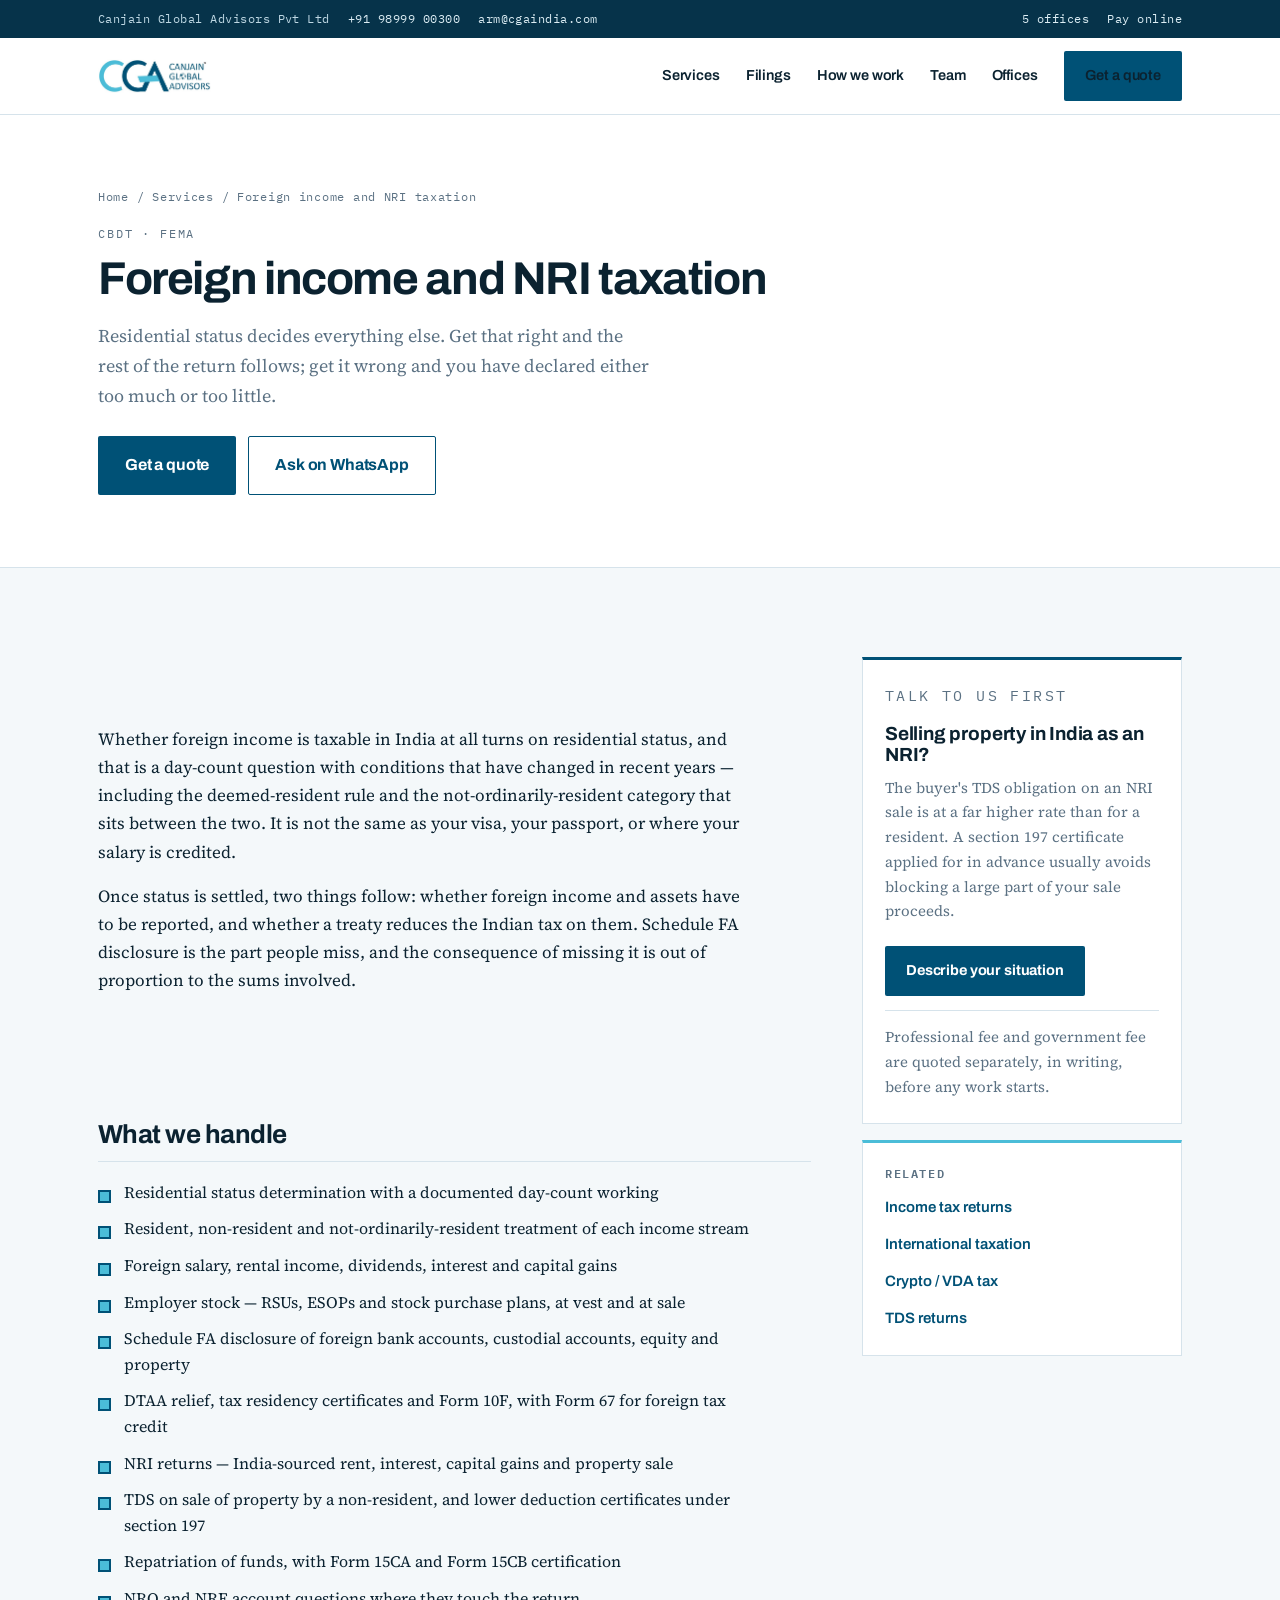
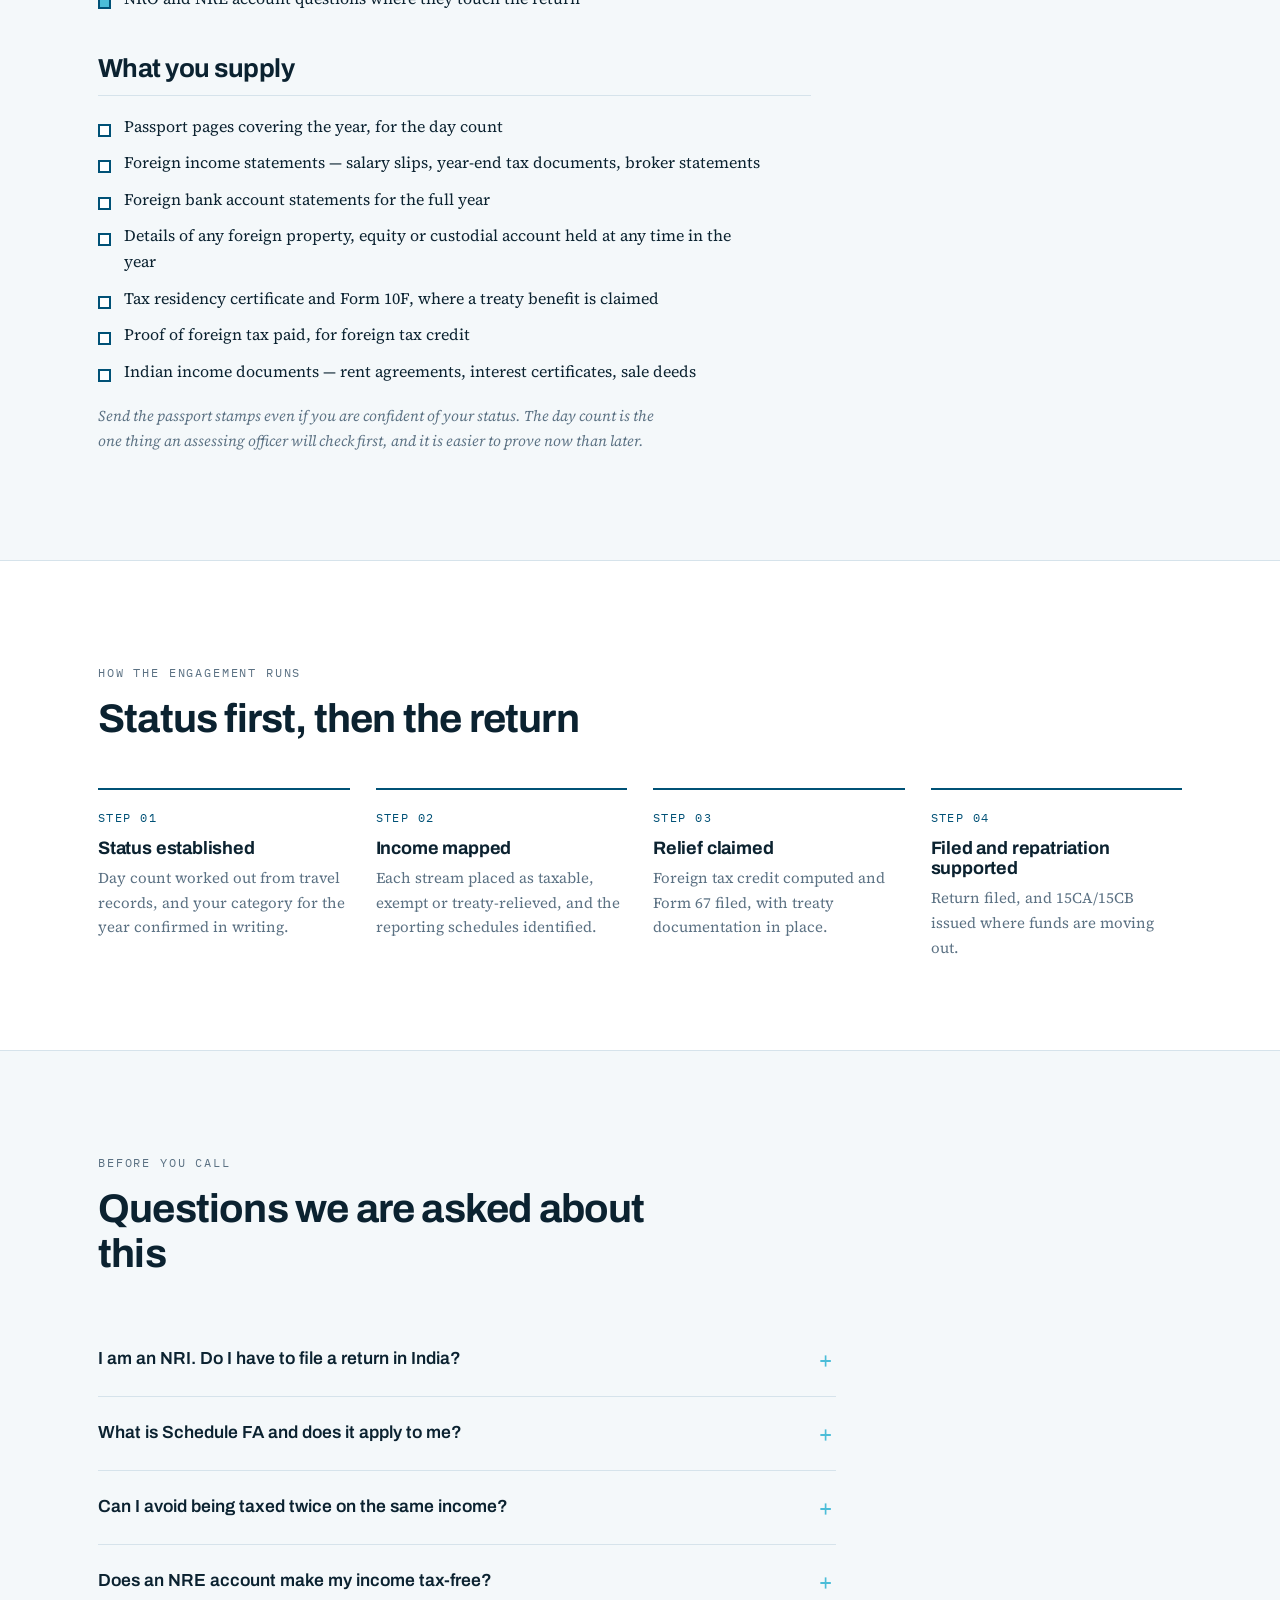
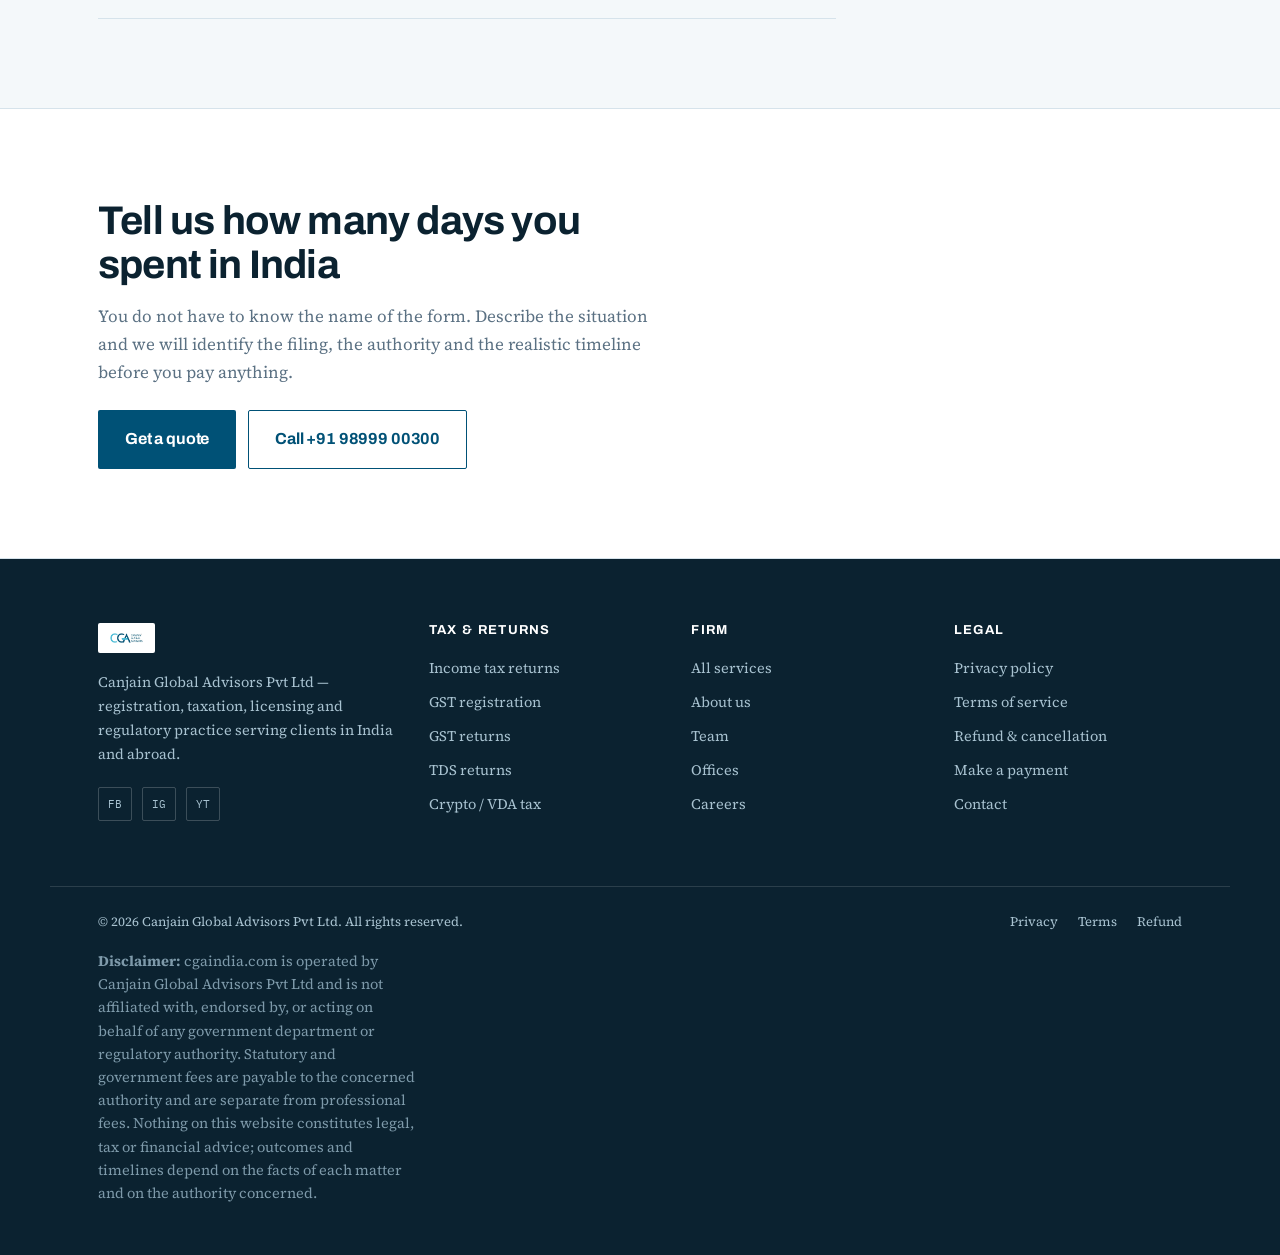
<file: foreign-income.html>
<!DOCTYPE html>
<html lang="en">
<head>
<meta charset="utf-8">
<meta name="viewport" content="width=device-width, initial-scale=1">
<title>NRI Taxation and Foreign Income — Schedule FA, DTAA &amp; Repatriation | CGA India</title>
<meta name="description" content="Residential status determination, foreign income and asset reporting, DTAA relief, Form 67, NRI returns, repatriation and Form 15CA/CB certification.">
<meta name="theme-color" content="#005176">
<meta name="robots" content="index,follow">
<link rel="canonical" href="https://cgaindia.com/foreign-income.html">
<meta property="og:title" content="NRI Taxation and Foreign Income — Schedule FA, DTAA &amp; Repatriation | CGA India">
<meta property="og:description" content="Residential status determination, foreign income and asset reporting, DTAA relief, Form 67, NRI returns, repatriation and Form 15CA/CB certification.">
<meta property="og:type" content="website">
<meta property="og:url" content="https://cgaindia.com/foreign-income.html">
<meta property="og:image" content="https://cgaindia.com/assets/cga-logo.jpeg">
<link rel="icon" href="assets/cga-logo.jpeg">
<link rel="preconnect" href="https://fonts.googleapis.com">
<link rel="preconnect" href="https://fonts.gstatic.com" crossorigin>
<link href="https://fonts.googleapis.com/css2?family=Archivo:wght@600;700;800&family=IBM+Plex+Mono:wght@400;600&family=Source+Serif+4:ital,opsz,wght@0,8..60,400;0,8..60,600;1,8..60,400&display=swap" rel="stylesheet">
<link rel="stylesheet" href="assets/styles.css">
</head>
<body>
<a class="skip" href="#main">Skip to content</a>

<div class="utility">
  <div class="wrap">
    <span>Canjain Global Advisors Pvt Ltd</span>
    <a href="tel:+919899900300">+91 98999 00300</a>
    <a href="mailto:arm@cgaindia.com">arm@cgaindia.com</a>
    <span class="spacer"></span>
    <a href="index.html#offices">5 offices</a>
    <a href="https://rzp.io/rzp/ehe2M4d" target="_blank" rel="noopener">Pay online</a>
  </div>
</div>

<header class="masthead">
  <div class="wrap">
    <a class="brand" href="index.html" aria-label="Canjain Global Advisors — home">
      <img src="assets/cga-logo.jpeg" alt="Canjain Global Advisors">
    </a>
    <nav class="primary">
      <a href="services.html">Services</a>
      <a href="index.html#filings">Filings</a>
      <a href="index.html#process">How we work</a>
      <a href="index.html#team">Team</a>
      <a href="index.html#offices">Offices</a>
      <a class="btn btn-solid" href="index.html#enquire">Get a quote</a>
    </nav>
  </div>
</header>

<main id="main">
  <div class="page-head">
    <div class="wrap">
      <p class="crumb"><a href="index.html">Home</a> / <a href="services.html">Services</a> / Foreign income and NRI taxation</p>
      <p class="eyebrow">CBDT · FEMA</p>
      <h1>Foreign income and NRI taxation</h1>
      <p class="lede">Residential status decides everything else. Get that right and the rest of the return follows; get it wrong and you have declared either too much or too little.</p>
      <div class="hero-actions">
        <a class="btn btn-solid btn-lg" href="index.html#enquire">Get a quote</a>
        <a class="btn btn-line btn-lg" href="https://wa.me/919899900300?text=Hi%20Canjain%2C%20I%20need%20help%20with%20foreign%20income" target="_blank" rel="noopener">Ask on WhatsApp</a>
      </div>
    </div>
  </div>

  <section>
    <div class="wrap svc">
      <div class="svc-main">
        <div class="prose">
          <p>Whether foreign income is taxable in India at all turns on residential status, and that is a day-count question with conditions that have changed in recent years — including the deemed-resident rule and the not-ordinarily-resident category that sits between the two. It is not the same as your visa, your passport, or where your salary is credited.</p><p>Once status is settled, two things follow: whether foreign income and assets have to be reported, and whether a treaty reduces the Indian tax on them. Schedule FA disclosure is the part people miss, and the consequence of missing it is out of proportion to the sums involved.</p>
        </div>

        <h2 class="svc-h">What we handle</h2>
        <ul class="checklist">
        <li>Residential status determination with a documented day-count working</li>
        <li>Resident, non-resident and not-ordinarily-resident treatment of each income stream</li>
        <li>Foreign salary, rental income, dividends, interest and capital gains</li>
        <li>Employer stock — RSUs, ESOPs and stock purchase plans, at vest and at sale</li>
        <li>Schedule FA disclosure of foreign bank accounts, custodial accounts, equity and property</li>
        <li>DTAA relief, tax residency certificates and Form 10F, with Form 67 for foreign tax credit</li>
        <li>NRI returns — India-sourced rent, interest, capital gains and property sale</li>
        <li>TDS on sale of property by a non-resident, and lower deduction certificates under section 197</li>
        <li>Repatriation of funds, with Form 15CA and Form 15CB certification</li>
        <li>NRO and NRE account questions where they touch the return</li>
        </ul>

        <h2 class="svc-h">What you supply</h2>
        <ul class="checklist checklist--docs">
        <li>Passport pages covering the year, for the day count</li>
        <li>Foreign income statements — salary slips, year-end tax documents, broker statements</li>
        <li>Foreign bank account statements for the full year</li>
        <li>Details of any foreign property, equity or custodial account held at any time in the year</li>
        <li>Tax residency certificate and Form 10F, where a treaty benefit is claimed</li>
        <li>Proof of foreign tax paid, for foreign tax credit</li>
        <li>Indian income documents — rent agreements, interest certificates, sale deeds</li>
        </ul>
        <p class="svc-note">Send the passport stamps even if you are confident of your status. The day count is the one thing an assessing officer will check first, and it is easier to prove now than later.</p>
      </div>

      <aside class="svc-aside">
        <div class="svc-card">
          <p class="eyebrow">Talk to us first</p>
          <h3>Selling property in India as an NRI?</h3>
          <p>The buyer's TDS obligation on an NRI sale is at a far higher rate than for a resident. A section 197 certificate applied for in advance usually avoids blocking a large part of your sale proceeds.</p>
          <a class="btn btn-solid" href="index.html#enquire">Describe your situation</a>
          <p class="svc-card__note">Professional fee and government fee are quoted separately, in writing, before any work starts.</p>
        </div>
        <div class="svc-card svc-card--plain">
          <h4>Related</h4>
          <ul>
          <li><a href="itr-filing.html">Income tax returns</a></li>
          <li><a href="international-tax.html">International taxation</a></li>
          <li><a href="crypto-tax.html">Crypto / VDA tax</a></li>
          <li><a href="tds-returns.html">TDS returns</a></li>
          </ul>
        </div>
      </aside>
    </div>
  </section>

  <section class="band">
    <div class="wrap">
      <div class="section-head reveal">
        <p class="eyebrow">How the engagement runs</p>
        <h2>Status first, then the return</h2>
      </div>
      <div class="stages reveal">
        <div class="stage">
          <p class="no">STEP 01</p>
          <h3>Status established</h3>
          <p>Day count worked out from travel records, and your category for the year confirmed in writing.</p>
        </div>
        <div class="stage">
          <p class="no">STEP 02</p>
          <h3>Income mapped</h3>
          <p>Each stream placed as taxable, exempt or treaty-relieved, and the reporting schedules identified.</p>
        </div>
        <div class="stage">
          <p class="no">STEP 03</p>
          <h3>Relief claimed</h3>
          <p>Foreign tax credit computed and Form 67 filed, with treaty documentation in place.</p>
        </div>
        <div class="stage">
          <p class="no">STEP 04</p>
          <h3>Filed and repatriation supported</h3>
          <p>Return filed, and 15CA/15CB issued where funds are moving out.</p>
        </div>
      </div>
    </div>
  </section>

  <section>
    <div class="wrap">
      <div class="section-head reveal">
        <p class="eyebrow">Before you call</p>
        <h2>Questions we are asked about this</h2>
      </div>
      <div class="faq reveal">
        <details>
          <summary>I am an NRI. Do I have to file a return in India?</summary>
          <p>If you have India-sourced income above the exemption limit, or you want a refund of TDS already deducted on rent, interest or a property sale, then yes. Many NRIs are filing purely to recover TDS that was deducted at a rate far above their actual liability.</p>
        </details>
        <details>
          <summary>What is Schedule FA and does it apply to me?</summary>
          <p>It is the disclosure of foreign assets and accounts held during the year, and it applies to residents — including foreign bank accounts, shares, custodial accounts and property, whether or not they generated income. The penalty for omission is fixed and severe rather than proportionate to the amount, which is why it deserves attention.</p>
        </details>
        <details>
          <summary>Can I avoid being taxed twice on the same income?</summary>
          <p>Usually, through the treaty between India and the other country — either by exemption or by credit for the foreign tax paid. Claiming it requires a tax residency certificate, Form 10F and Form 67 filed before the return, not afterwards.</p>
        </details>
        <details>
          <summary>Does an NRE account make my income tax-free?</summary>
          <p>Interest on an NRE account is exempt while you qualify as a non-resident. Once your status changes, the exemption stops — which is exactly the year people tend to miss.</p>
        </details>
      </div>
    </div>
  </section>

  <section class="band svc-end">
    <div class="wrap">
      <h2>Tell us how many days you spent in India</h2>
      <p>You do not have to know the name of the form. Describe the situation and we will identify the filing, the authority and the realistic timeline before you pay anything.</p>
      <div class="hero-actions">
        <a class="btn btn-solid btn-lg" href="index.html#enquire">Get a quote</a>
        <a class="btn btn-line btn-lg" href="tel:+919899900300">Call +91 98999 00300</a>
      </div>
    </div>
  </section>

</main>

<footer class="site">
  <div class="wrap top">
    <div>
      <img class="mark" src="assets/cga-logo.jpeg" alt="Canjain Global Advisors">
      <p>Canjain Global Advisors Pvt Ltd — registration, taxation, licensing and regulatory practice serving clients in India and abroad.</p>
      <div class="social">
        <a href="https://www.facebook.com/profile.php?id=100081348033294" target="_blank" rel="noopener" aria-label="Facebook">FB</a>
        <a href="https://www.instagram.com/canjain_" target="_blank" rel="noopener" aria-label="Instagram">IG</a>
        <a href="https://www.youtube.com/@canjain" target="_blank" rel="noopener" aria-label="YouTube">YT</a>
      </div>
    </div>
    <div>
      <h4>Tax &amp; returns</h4>
      <ul>
        <li><a href="itr-filing.html">Income tax returns</a></li>
        <li><a href="gst-registration.html">GST registration</a></li>
        <li><a href="gst-return-filing.html">GST returns</a></li>
        <li><a href="tds-returns.html">TDS returns</a></li>
        <li><a href="crypto-tax.html">Crypto / VDA tax</a></li>
      </ul>
    </div>
    <div>
      <h4>Firm</h4>
      <ul>
        <li><a href="services.html">All services</a></li>
        <li><a href="index.html#firm">About us</a></li>
        <li><a href="index.html#team">Team</a></li>
        <li><a href="index.html#offices">Offices</a></li>
        <li><a href="mailto:admin@cgaindia.com">Careers</a></li>
      </ul>
    </div>
    <div>
      <h4>Legal</h4>
      <ul>
        <li><a href="privacy.html">Privacy policy</a></li>
        <li><a href="terms.html">Terms of service</a></li>
        <li><a href="refund.html">Refund &amp; cancellation</a></li>
        <li><a href="https://rzp.io/rzp/ehe2M4d" target="_blank" rel="noopener">Make a payment</a></li>
        <li><a href="index.html#enquire">Contact</a></li>
      </ul>
    </div>
  </div>
  <div class="wrap legal">
    <div class="row">
      <span>© <span id="yr">2026</span> Canjain Global Advisors Pvt Ltd. All rights reserved.</span>
      <span class="spacer"></span>
      <a href="privacy.html">Privacy</a>
      <a href="terms.html">Terms</a>
      <a href="refund.html">Refund</a>
    </div>
    <p class="disclaimer"><strong>Disclaimer:</strong> cgaindia.com is operated by Canjain Global Advisors Pvt Ltd and is not affiliated with, endorsed by, or acting on behalf of any government department or regulatory authority. Statutory and government fees are payable to the concerned authority and are separate from professional fees. Nothing on this website constitutes legal, tax or financial advice; outcomes and timelines depend on the facts of each matter and on the authority concerned.</p>
  </div>
</footer>

<div class="callbar">
  <a href="tel:+919899900300">Call now</a>
  <a class="wa" href="https://wa.me/919899900300?text=Hi%20Canjain%2C%20I%20need%20help%20with%20" target="_blank" rel="noopener">WhatsApp</a>
</div>

<script>
(function () {
  'use strict';
  var y = document.getElementById('yr');
  if (y) y.textContent = new Date().getFullYear();
  var reduce = window.matchMedia('(prefers-reduced-motion: reduce)').matches;
  var targets = document.querySelectorAll('.reveal');
  if (reduce || !('IntersectionObserver' in window)) {
    targets.forEach(function (t) { t.classList.add('in'); });
  } else {
    var io = new IntersectionObserver(function (entries) {
      entries.forEach(function (e) {
        if (e.isIntersecting) { e.target.classList.add('in'); io.unobserve(e.target); }
      });
    }, { rootMargin: '0px 0px -60px 0px', threshold: 0.08 });
    targets.forEach(function (t) { io.observe(t); });
  }
})();
</script>
</body>
</html>
</file>
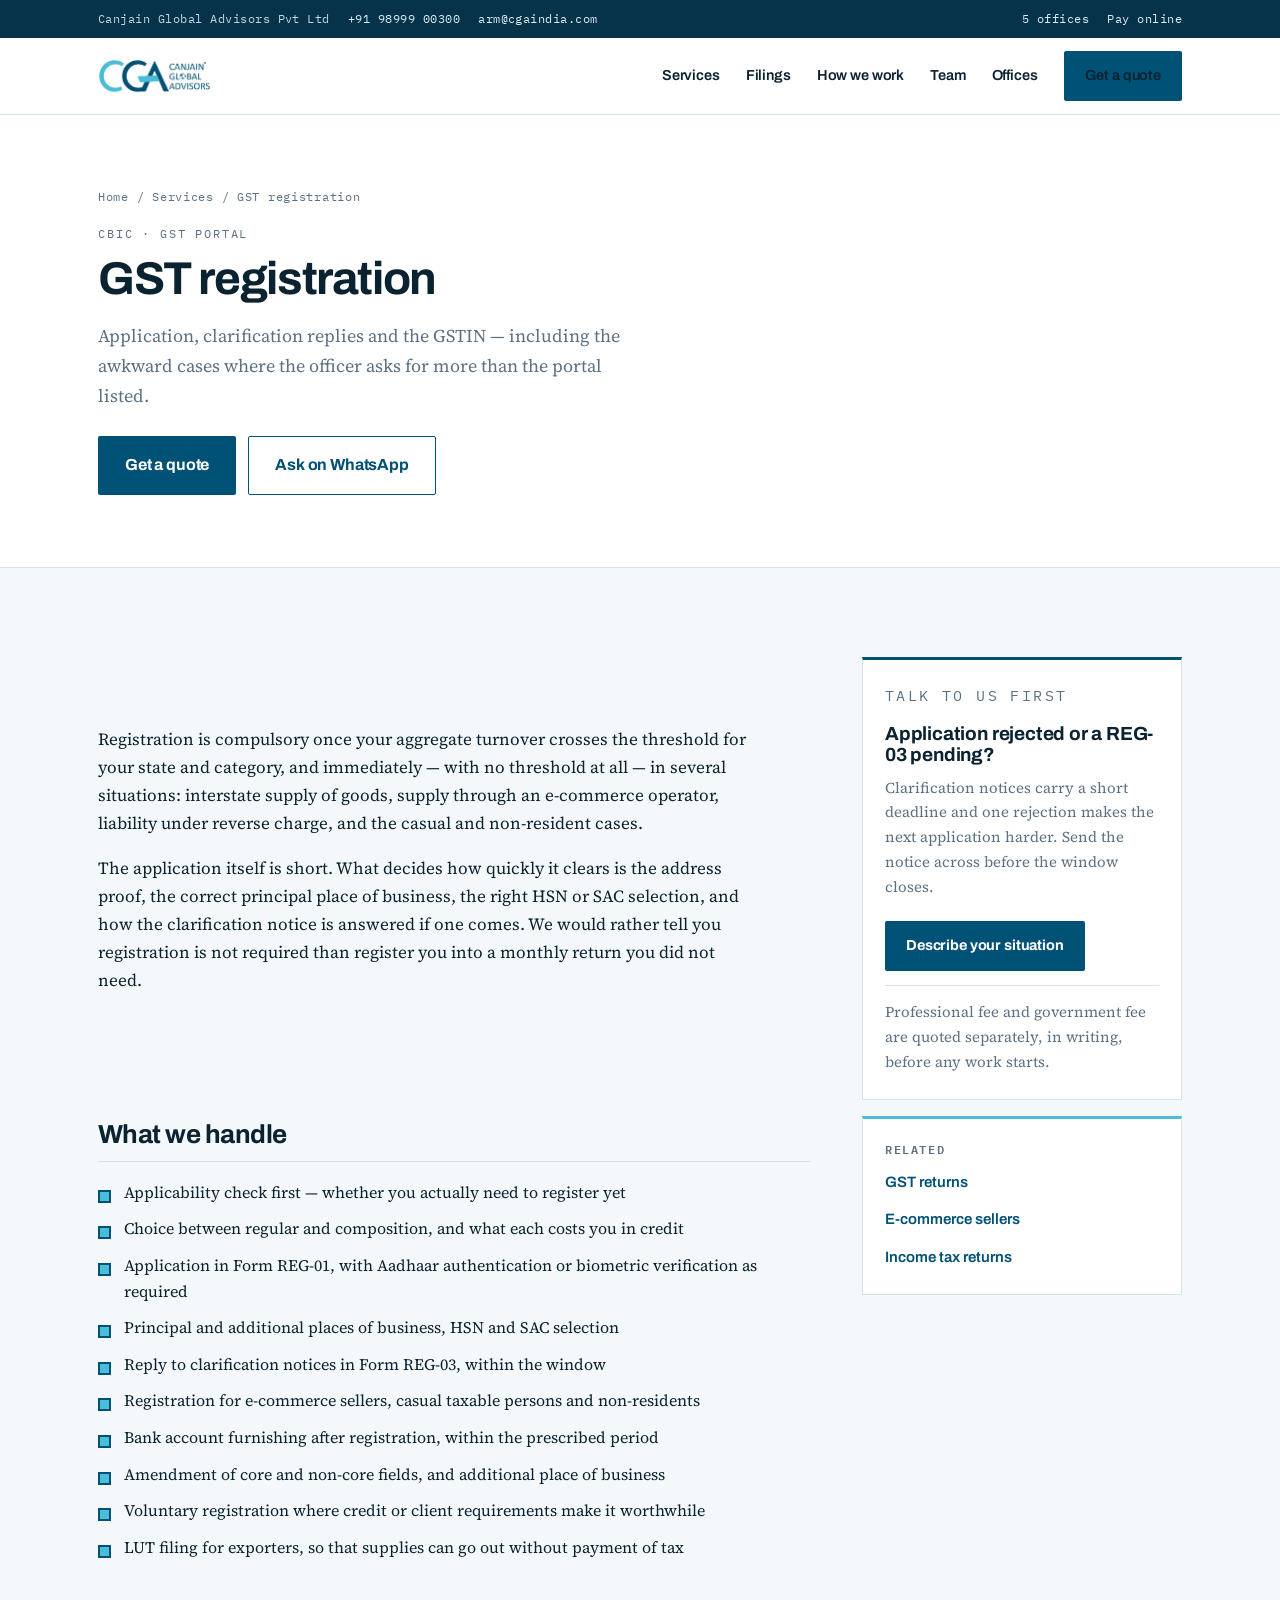
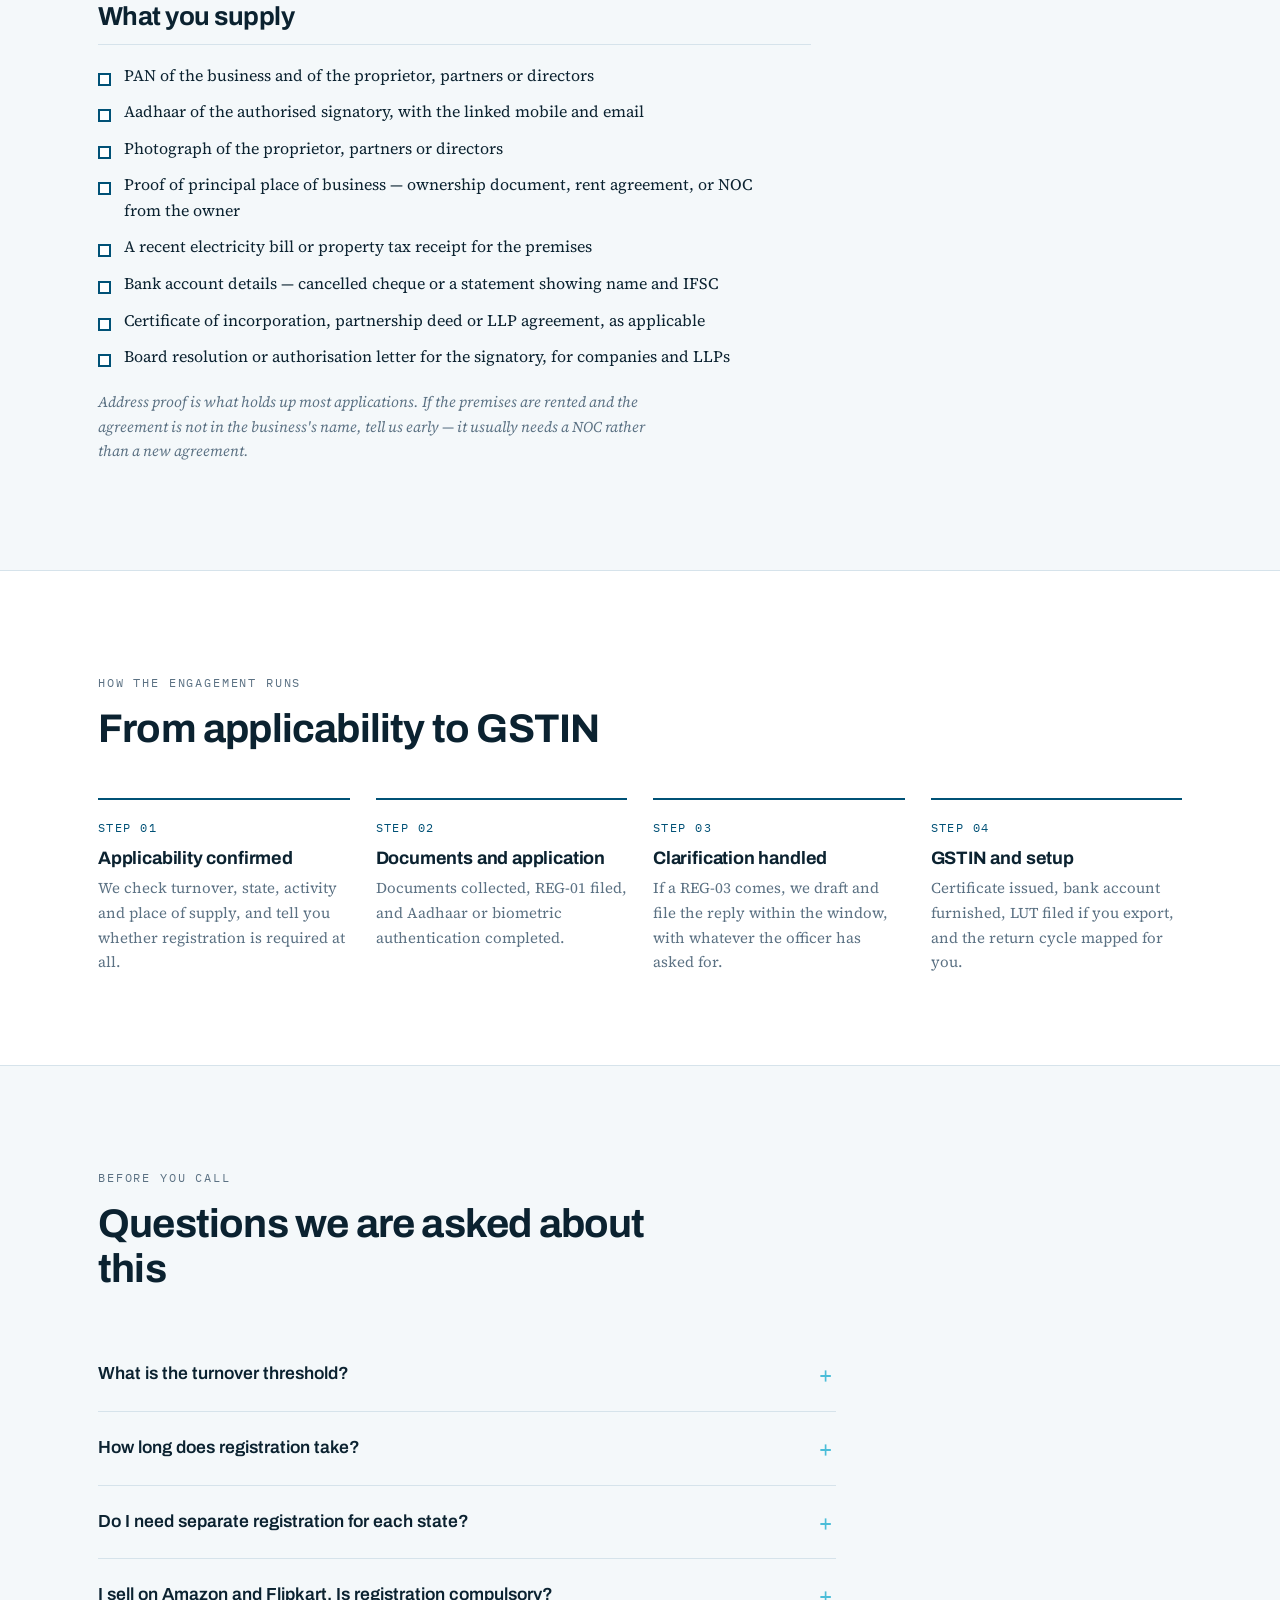
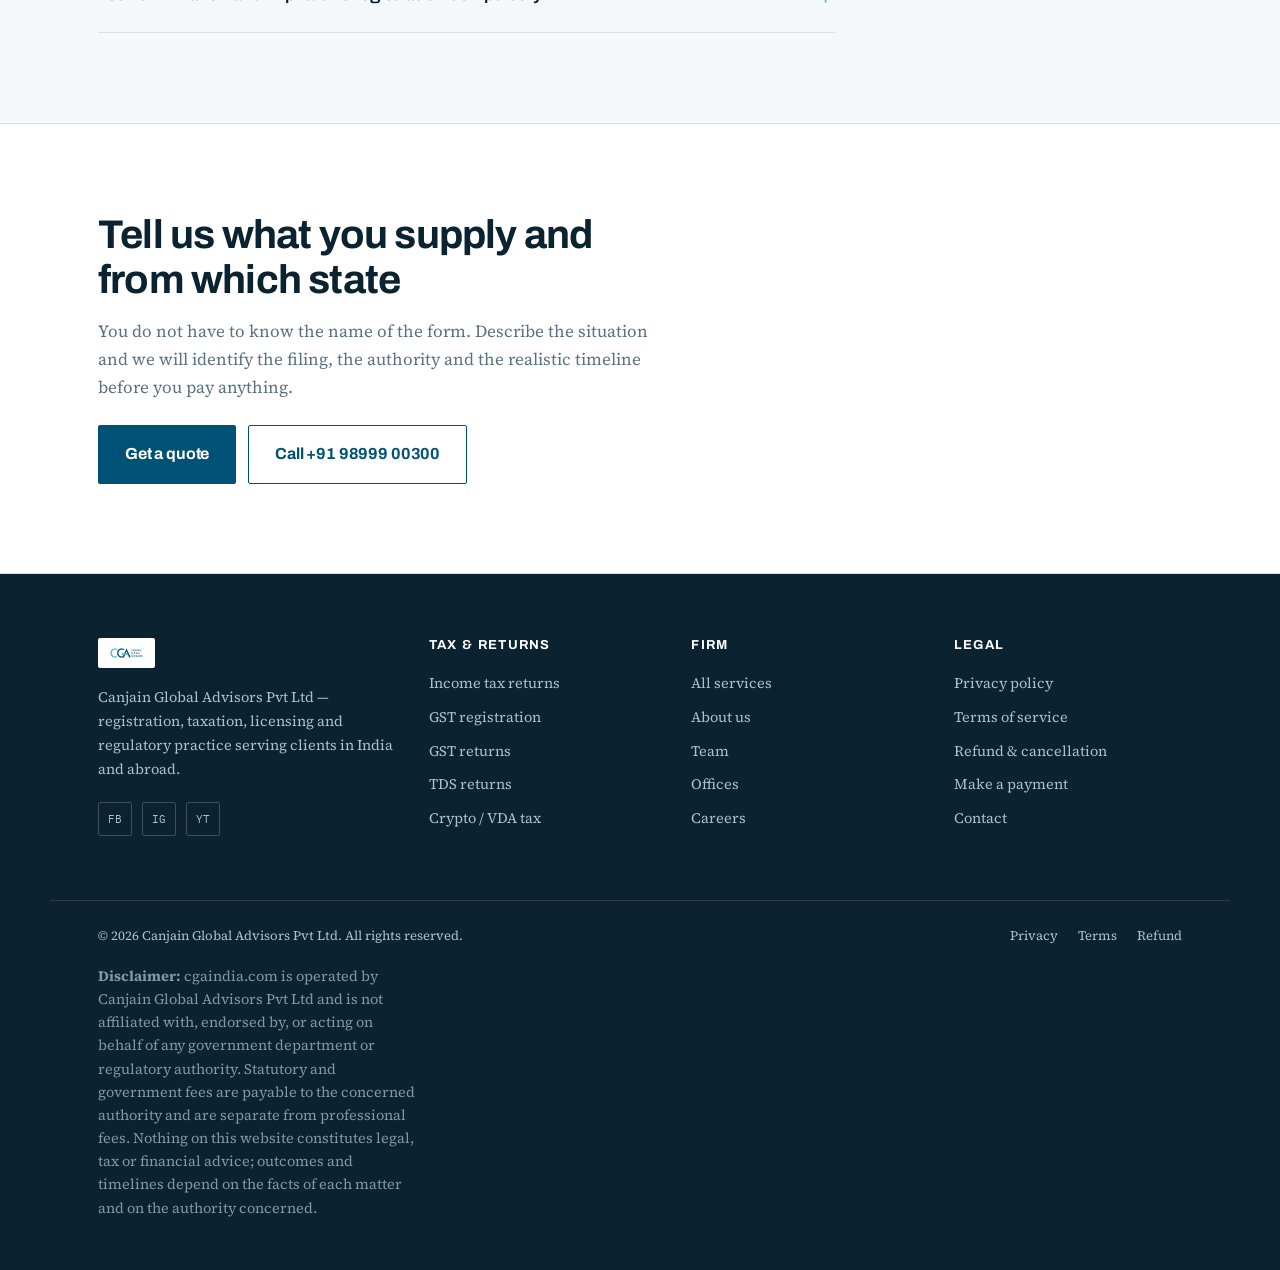
<file: gst-registration.html>
<!DOCTYPE html>
<html lang="en">
<head>
<meta charset="utf-8">
<meta name="viewport" content="width=device-width, initial-scale=1">
<title>GST Registration — Application, Clarification &amp; GSTIN | CGA India</title>
<meta name="description" content="GST registration in Form REG-01 for proprietors, firms, companies, e-commerce sellers and non-residents, including clarification replies and post-registration setup.">
<meta name="theme-color" content="#005176">
<meta name="robots" content="index,follow">
<link rel="canonical" href="https://cgaindia.com/gst-registration.html">
<meta property="og:title" content="GST Registration — Application, Clarification &amp; GSTIN | CGA India">
<meta property="og:description" content="GST registration in Form REG-01 for proprietors, firms, companies, e-commerce sellers and non-residents, including clarification replies and post-registration setup.">
<meta property="og:type" content="website">
<meta property="og:url" content="https://cgaindia.com/gst-registration.html">
<meta property="og:image" content="https://cgaindia.com/assets/cga-logo.jpeg">
<link rel="icon" href="assets/cga-logo.jpeg">
<link rel="preconnect" href="https://fonts.googleapis.com">
<link rel="preconnect" href="https://fonts.gstatic.com" crossorigin>
<link href="https://fonts.googleapis.com/css2?family=Archivo:wght@600;700;800&family=IBM+Plex+Mono:wght@400;600&family=Source+Serif+4:ital,opsz,wght@0,8..60,400;0,8..60,600;1,8..60,400&display=swap" rel="stylesheet">
<link rel="stylesheet" href="assets/styles.css">
</head>
<body>
<a class="skip" href="#main">Skip to content</a>

<div class="utility">
  <div class="wrap">
    <span>Canjain Global Advisors Pvt Ltd</span>
    <a href="tel:+919899900300">+91 98999 00300</a>
    <a href="mailto:arm@cgaindia.com">arm@cgaindia.com</a>
    <span class="spacer"></span>
    <a href="index.html#offices">5 offices</a>
    <a href="https://rzp.io/rzp/ehe2M4d" target="_blank" rel="noopener">Pay online</a>
  </div>
</div>

<header class="masthead">
  <div class="wrap">
    <a class="brand" href="index.html" aria-label="Canjain Global Advisors — home">
      <img src="assets/cga-logo.jpeg" alt="Canjain Global Advisors">
    </a>
    <nav class="primary">
      <a href="services.html">Services</a>
      <a href="index.html#filings">Filings</a>
      <a href="index.html#process">How we work</a>
      <a href="index.html#team">Team</a>
      <a href="index.html#offices">Offices</a>
      <a class="btn btn-solid" href="index.html#enquire">Get a quote</a>
    </nav>
  </div>
</header>

<main id="main">
  <div class="page-head">
    <div class="wrap">
      <p class="crumb"><a href="index.html">Home</a> / <a href="services.html">Services</a> / GST registration</p>
      <p class="eyebrow">CBIC · GST portal</p>
      <h1>GST registration</h1>
      <p class="lede">Application, clarification replies and the GSTIN — including the awkward cases where the officer asks for more than the portal listed.</p>
      <div class="hero-actions">
        <a class="btn btn-solid btn-lg" href="index.html#enquire">Get a quote</a>
        <a class="btn btn-line btn-lg" href="https://wa.me/919899900300?text=Hi%20Canjain%2C%20I%20need%20help%20with%20gst%20registration" target="_blank" rel="noopener">Ask on WhatsApp</a>
      </div>
    </div>
  </div>

  <section>
    <div class="wrap svc">
      <div class="svc-main">
        <div class="prose">
          <p>Registration is compulsory once your aggregate turnover crosses the threshold for your state and category, and immediately — with no threshold at all — in several situations: interstate supply of goods, supply through an e-commerce operator, liability under reverse charge, and the casual and non-resident cases.</p><p>The application itself is short. What decides how quickly it clears is the address proof, the correct principal place of business, the right HSN or SAC selection, and how the clarification notice is answered if one comes. We would rather tell you registration is not required than register you into a monthly return you did not need.</p>
        </div>

        <h2 class="svc-h">What we handle</h2>
        <ul class="checklist">
        <li>Applicability check first — whether you actually need to register yet</li>
        <li>Choice between regular and composition, and what each costs you in credit</li>
        <li>Application in Form REG-01, with Aadhaar authentication or biometric verification as required</li>
        <li>Principal and additional places of business, HSN and SAC selection</li>
        <li>Reply to clarification notices in Form REG-03, within the window</li>
        <li>Registration for e-commerce sellers, casual taxable persons and non-residents</li>
        <li>Bank account furnishing after registration, within the prescribed period</li>
        <li>Amendment of core and non-core fields, and additional place of business</li>
        <li>Voluntary registration where credit or client requirements make it worthwhile</li>
        <li>LUT filing for exporters, so that supplies can go out without payment of tax</li>
        </ul>

        <h2 class="svc-h">What you supply</h2>
        <ul class="checklist checklist--docs">
        <li>PAN of the business and of the proprietor, partners or directors</li>
        <li>Aadhaar of the authorised signatory, with the linked mobile and email</li>
        <li>Photograph of the proprietor, partners or directors</li>
        <li>Proof of principal place of business — ownership document, rent agreement, or NOC from the owner</li>
        <li>A recent electricity bill or property tax receipt for the premises</li>
        <li>Bank account details — cancelled cheque or a statement showing name and IFSC</li>
        <li>Certificate of incorporation, partnership deed or LLP agreement, as applicable</li>
        <li>Board resolution or authorisation letter for the signatory, for companies and LLPs</li>
        </ul>
        <p class="svc-note">Address proof is what holds up most applications. If the premises are rented and the agreement is not in the business's name, tell us early — it usually needs a NOC rather than a new agreement.</p>
      </div>

      <aside class="svc-aside">
        <div class="svc-card">
          <p class="eyebrow">Talk to us first</p>
          <h3>Application rejected or a REG-03 pending?</h3>
          <p>Clarification notices carry a short deadline and one rejection makes the next application harder. Send the notice across before the window closes.</p>
          <a class="btn btn-solid" href="index.html#enquire">Describe your situation</a>
          <p class="svc-card__note">Professional fee and government fee are quoted separately, in writing, before any work starts.</p>
        </div>
        <div class="svc-card svc-card--plain">
          <h4>Related</h4>
          <ul>
          <li><a href="gst-return-filing.html">GST returns</a></li>
          <li><a href="ecommerce-sellers.html">E-commerce sellers</a></li>
          <li><a href="itr-filing.html">Income tax returns</a></li>
          </ul>
        </div>
      </aside>
    </div>
  </section>

  <section class="band">
    <div class="wrap">
      <div class="section-head reveal">
        <p class="eyebrow">How the engagement runs</p>
        <h2>From applicability to GSTIN</h2>
      </div>
      <div class="stages reveal">
        <div class="stage">
          <p class="no">STEP 01</p>
          <h3>Applicability confirmed</h3>
          <p>We check turnover, state, activity and place of supply, and tell you whether registration is required at all.</p>
        </div>
        <div class="stage">
          <p class="no">STEP 02</p>
          <h3>Documents and application</h3>
          <p>Documents collected, REG-01 filed, and Aadhaar or biometric authentication completed.</p>
        </div>
        <div class="stage">
          <p class="no">STEP 03</p>
          <h3>Clarification handled</h3>
          <p>If a REG-03 comes, we draft and file the reply within the window, with whatever the officer has asked for.</p>
        </div>
        <div class="stage">
          <p class="no">STEP 04</p>
          <h3>GSTIN and setup</h3>
          <p>Certificate issued, bank account furnished, LUT filed if you export, and the return cycle mapped for you.</p>
        </div>
      </div>
    </div>
  </section>

  <section>
    <div class="wrap">
      <div class="section-head reveal">
        <p class="eyebrow">Before you call</p>
        <h2>Questions we are asked about this</h2>
      </div>
      <div class="faq reveal">
        <details>
          <summary>What is the turnover threshold?</summary>
          <p>It depends on what you supply and where. Broadly, goods carry a higher threshold than services, and the special category states are lower. But several categories have to register from the first rupee regardless of turnover, so turnover alone does not settle it — we check the category first.</p>
        </details>
        <details>
          <summary>How long does registration take?</summary>
          <p>Where Aadhaar authentication succeeds and documents are clean, it is usually a matter of days. Physical verification of premises, or a clarification notice, extends it. Anyone promising a fixed number of days without seeing your address proof is guessing.</p>
        </details>
        <details>
          <summary>Do I need separate registration for each state?</summary>
          <p>Yes. GST registration is state-wise, so a place of business in another state means a separate registration there. Additional premises within the same state are added to the existing registration as additional places of business.</p>
        </details>
        <details>
          <summary>I sell on Amazon and Flipkart. Is registration compulsory?</summary>
          <p>Supplying through an e-commerce operator that collects tax at source requires registration irrespective of turnover for most sellers. There is a narrow relaxation for certain small suppliers, which we will check against your actual activity.</p>
        </details>
      </div>
    </div>
  </section>

  <section class="band svc-end">
    <div class="wrap">
      <h2>Tell us what you supply and from which state</h2>
      <p>You do not have to know the name of the form. Describe the situation and we will identify the filing, the authority and the realistic timeline before you pay anything.</p>
      <div class="hero-actions">
        <a class="btn btn-solid btn-lg" href="index.html#enquire">Get a quote</a>
        <a class="btn btn-line btn-lg" href="tel:+919899900300">Call +91 98999 00300</a>
      </div>
    </div>
  </section>

</main>

<footer class="site">
  <div class="wrap top">
    <div>
      <img class="mark" src="assets/cga-logo.jpeg" alt="Canjain Global Advisors">
      <p>Canjain Global Advisors Pvt Ltd — registration, taxation, licensing and regulatory practice serving clients in India and abroad.</p>
      <div class="social">
        <a href="https://www.facebook.com/profile.php?id=100081348033294" target="_blank" rel="noopener" aria-label="Facebook">FB</a>
        <a href="https://www.instagram.com/canjain_" target="_blank" rel="noopener" aria-label="Instagram">IG</a>
        <a href="https://www.youtube.com/@canjain" target="_blank" rel="noopener" aria-label="YouTube">YT</a>
      </div>
    </div>
    <div>
      <h4>Tax &amp; returns</h4>
      <ul>
        <li><a href="itr-filing.html">Income tax returns</a></li>
        <li><a href="gst-registration.html">GST registration</a></li>
        <li><a href="gst-return-filing.html">GST returns</a></li>
        <li><a href="tds-returns.html">TDS returns</a></li>
        <li><a href="crypto-tax.html">Crypto / VDA tax</a></li>
      </ul>
    </div>
    <div>
      <h4>Firm</h4>
      <ul>
        <li><a href="services.html">All services</a></li>
        <li><a href="index.html#firm">About us</a></li>
        <li><a href="index.html#team">Team</a></li>
        <li><a href="index.html#offices">Offices</a></li>
        <li><a href="mailto:admin@cgaindia.com">Careers</a></li>
      </ul>
    </div>
    <div>
      <h4>Legal</h4>
      <ul>
        <li><a href="privacy.html">Privacy policy</a></li>
        <li><a href="terms.html">Terms of service</a></li>
        <li><a href="refund.html">Refund &amp; cancellation</a></li>
        <li><a href="https://rzp.io/rzp/ehe2M4d" target="_blank" rel="noopener">Make a payment</a></li>
        <li><a href="index.html#enquire">Contact</a></li>
      </ul>
    </div>
  </div>
  <div class="wrap legal">
    <div class="row">
      <span>© <span id="yr">2026</span> Canjain Global Advisors Pvt Ltd. All rights reserved.</span>
      <span class="spacer"></span>
      <a href="privacy.html">Privacy</a>
      <a href="terms.html">Terms</a>
      <a href="refund.html">Refund</a>
    </div>
    <p class="disclaimer"><strong>Disclaimer:</strong> cgaindia.com is operated by Canjain Global Advisors Pvt Ltd and is not affiliated with, endorsed by, or acting on behalf of any government department or regulatory authority. Statutory and government fees are payable to the concerned authority and are separate from professional fees. Nothing on this website constitutes legal, tax or financial advice; outcomes and timelines depend on the facts of each matter and on the authority concerned.</p>
  </div>
</footer>

<div class="callbar">
  <a href="tel:+919899900300">Call now</a>
  <a class="wa" href="https://wa.me/919899900300?text=Hi%20Canjain%2C%20I%20need%20help%20with%20" target="_blank" rel="noopener">WhatsApp</a>
</div>

<script>
(function () {
  'use strict';
  var y = document.getElementById('yr');
  if (y) y.textContent = new Date().getFullYear();
  var reduce = window.matchMedia('(prefers-reduced-motion: reduce)').matches;
  var targets = document.querySelectorAll('.reveal');
  if (reduce || !('IntersectionObserver' in window)) {
    targets.forEach(function (t) { t.classList.add('in'); });
  } else {
    var io = new IntersectionObserver(function (entries) {
      entries.forEach(function (e) {
        if (e.isIntersecting) { e.target.classList.add('in'); io.unobserve(e.target); }
      });
    }, { rootMargin: '0px 0px -60px 0px', threshold: 0.08 });
    targets.forEach(function (t) { io.observe(t); });
  }
})();
</script>
</body>
</html>
</file>
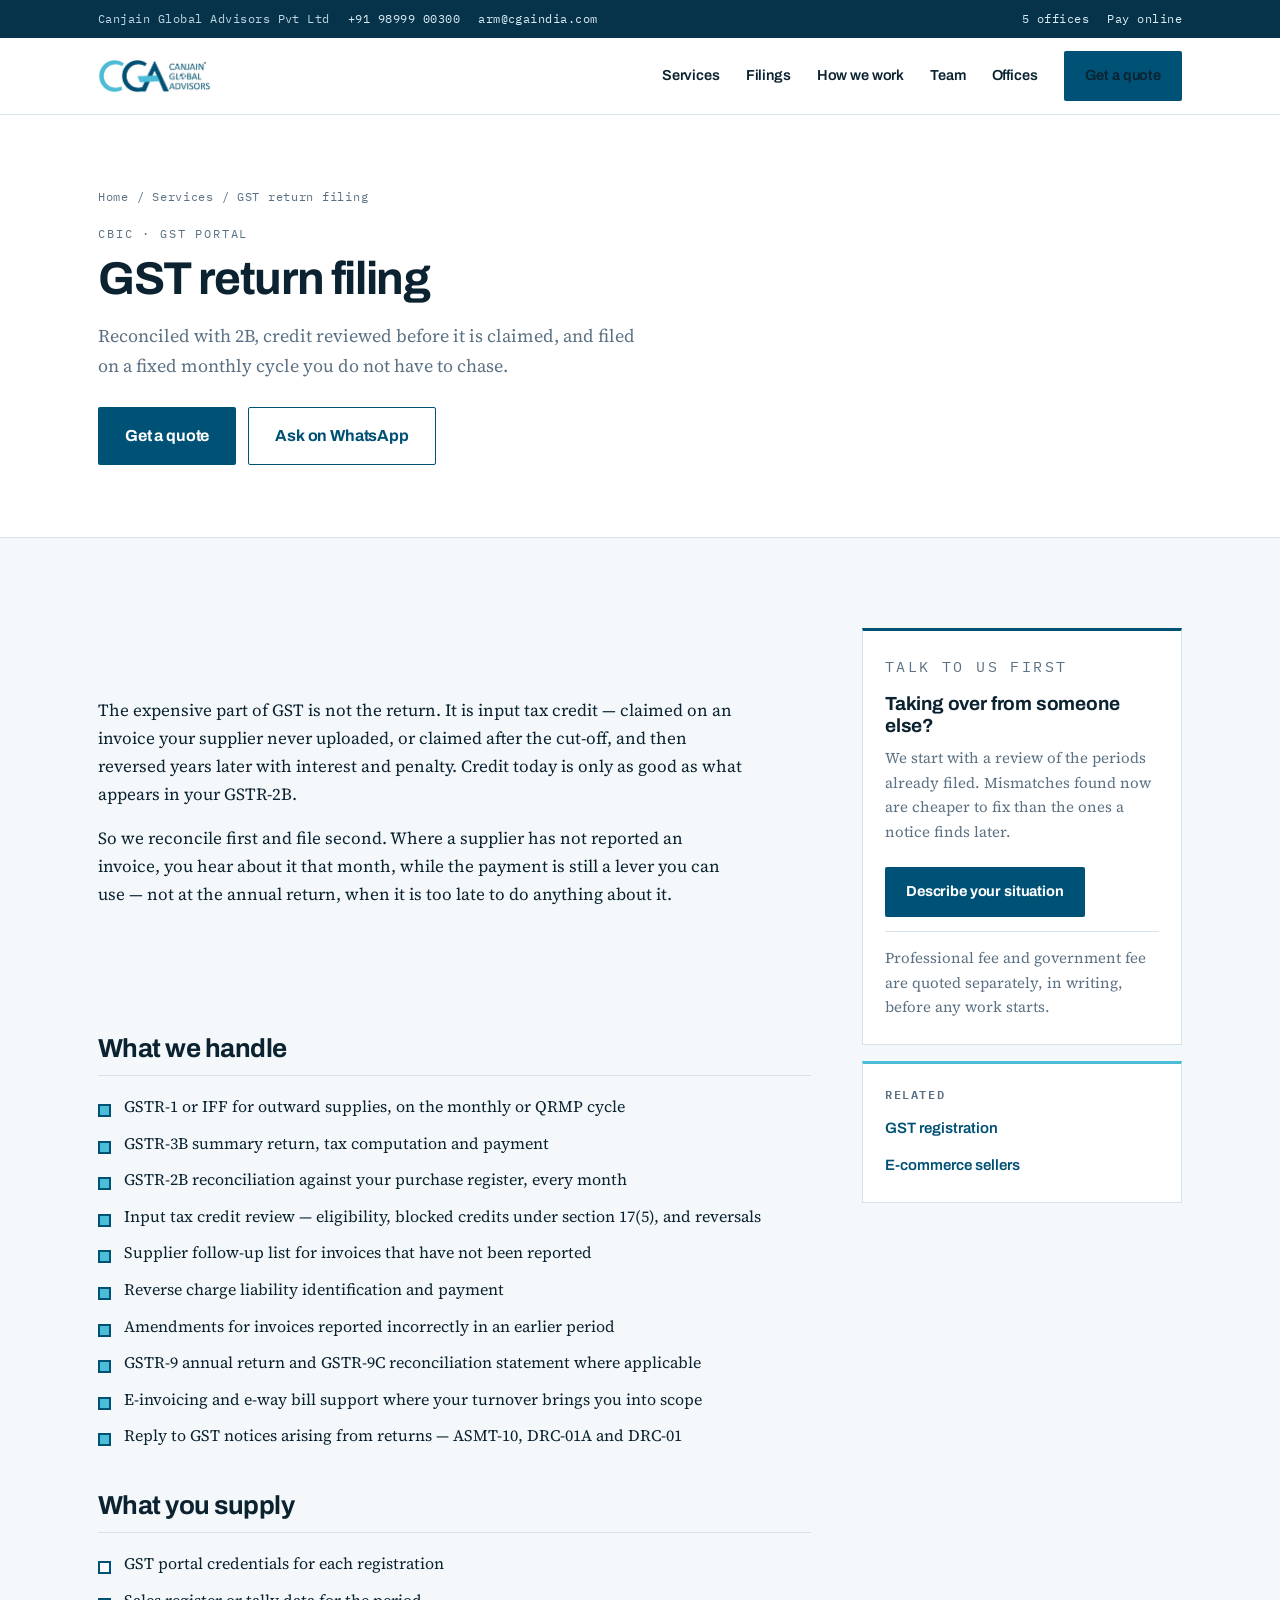
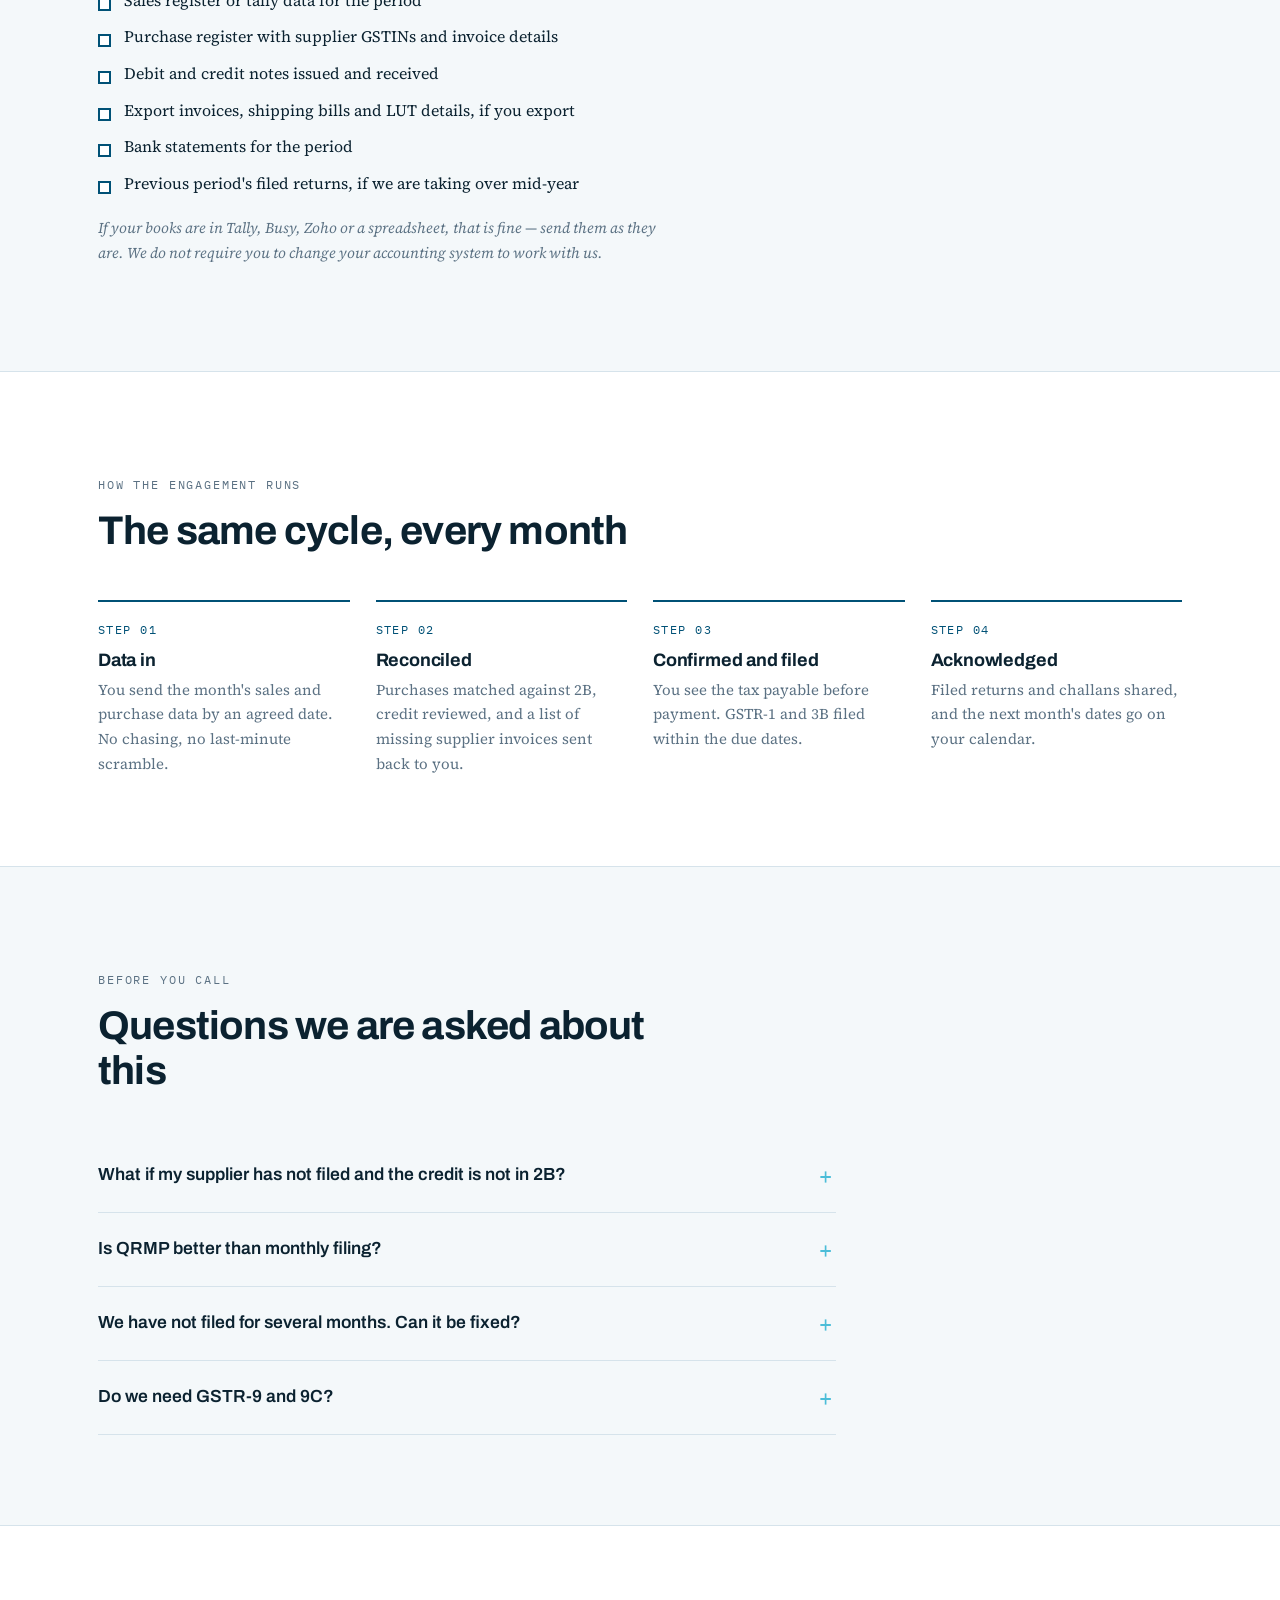
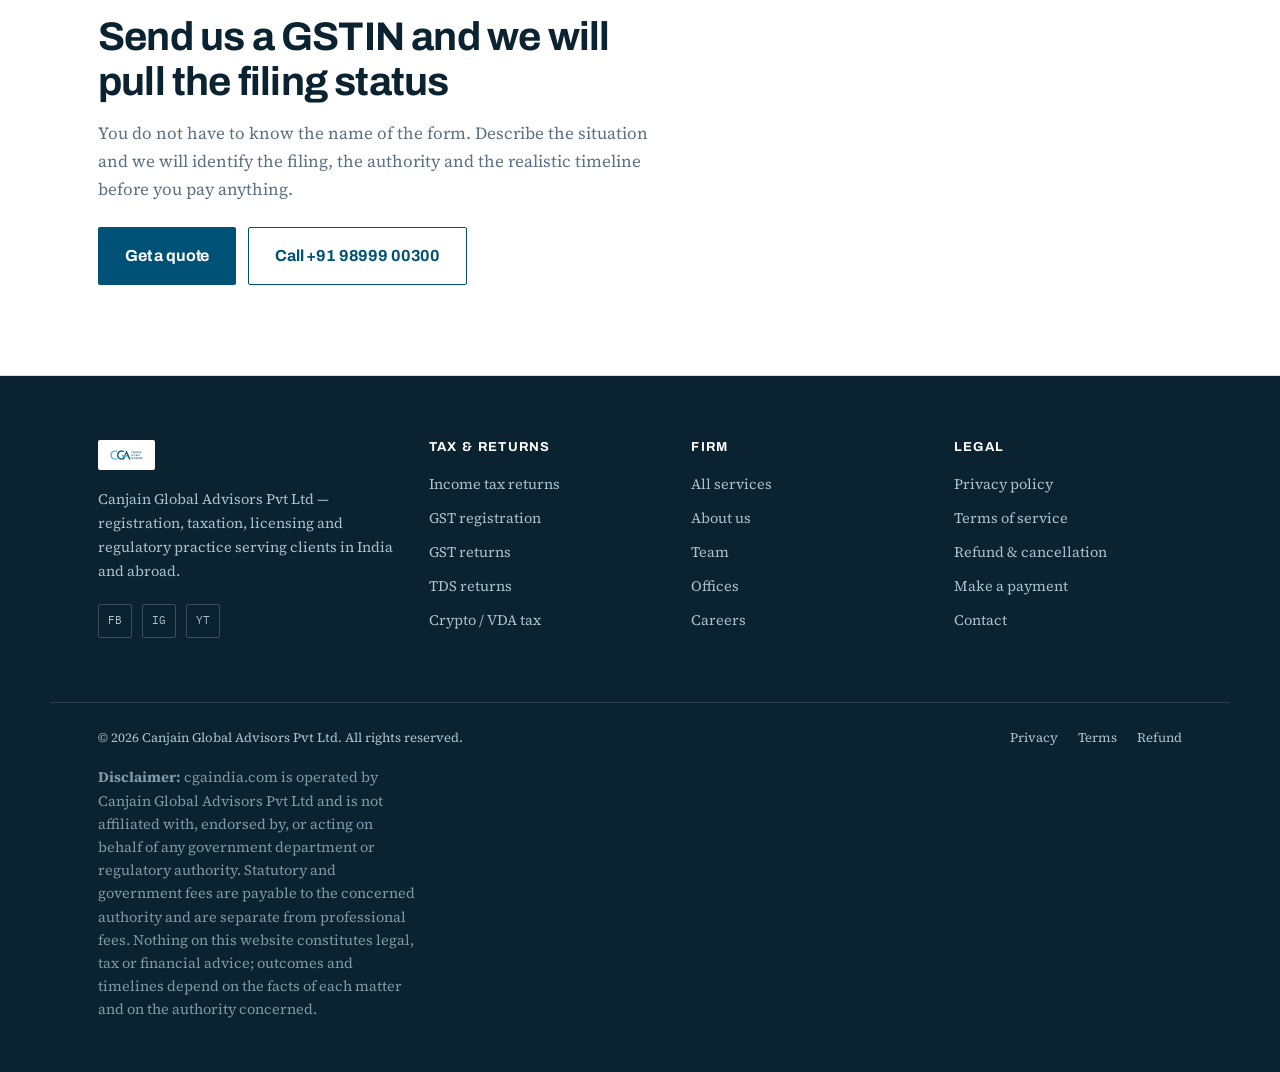
<file: gst-return-filing.html>
<!DOCTYPE html>
<html lang="en">
<head>
<meta charset="utf-8">
<meta name="viewport" content="width=device-width, initial-scale=1">
<title>GST Return Filing — GSTR-1, 3B, 9 &amp; Input Credit Review | CGA India</title>
<meta name="description" content="Monthly and quarterly GST returns with 2B reconciliation, input tax credit review, annual return and reconciliation statement, filed on a fixed cycle.">
<meta name="theme-color" content="#005176">
<meta name="robots" content="index,follow">
<link rel="canonical" href="https://cgaindia.com/gst-return-filing.html">
<meta property="og:title" content="GST Return Filing — GSTR-1, 3B, 9 &amp; Input Credit Review | CGA India">
<meta property="og:description" content="Monthly and quarterly GST returns with 2B reconciliation, input tax credit review, annual return and reconciliation statement, filed on a fixed cycle.">
<meta property="og:type" content="website">
<meta property="og:url" content="https://cgaindia.com/gst-return-filing.html">
<meta property="og:image" content="https://cgaindia.com/assets/cga-logo.jpeg">
<link rel="icon" href="assets/cga-logo.jpeg">
<link rel="preconnect" href="https://fonts.googleapis.com">
<link rel="preconnect" href="https://fonts.gstatic.com" crossorigin>
<link href="https://fonts.googleapis.com/css2?family=Archivo:wght@600;700;800&family=IBM+Plex+Mono:wght@400;600&family=Source+Serif+4:ital,opsz,wght@0,8..60,400;0,8..60,600;1,8..60,400&display=swap" rel="stylesheet">
<link rel="stylesheet" href="assets/styles.css">
</head>
<body>
<a class="skip" href="#main">Skip to content</a>

<div class="utility">
  <div class="wrap">
    <span>Canjain Global Advisors Pvt Ltd</span>
    <a href="tel:+919899900300">+91 98999 00300</a>
    <a href="mailto:arm@cgaindia.com">arm@cgaindia.com</a>
    <span class="spacer"></span>
    <a href="index.html#offices">5 offices</a>
    <a href="https://rzp.io/rzp/ehe2M4d" target="_blank" rel="noopener">Pay online</a>
  </div>
</div>

<header class="masthead">
  <div class="wrap">
    <a class="brand" href="index.html" aria-label="Canjain Global Advisors — home">
      <img src="assets/cga-logo.jpeg" alt="Canjain Global Advisors">
    </a>
    <nav class="primary">
      <a href="services.html">Services</a>
      <a href="index.html#filings">Filings</a>
      <a href="index.html#process">How we work</a>
      <a href="index.html#team">Team</a>
      <a href="index.html#offices">Offices</a>
      <a class="btn btn-solid" href="index.html#enquire">Get a quote</a>
    </nav>
  </div>
</header>

<main id="main">
  <div class="page-head">
    <div class="wrap">
      <p class="crumb"><a href="index.html">Home</a> / <a href="services.html">Services</a> / GST return filing</p>
      <p class="eyebrow">CBIC · GST portal</p>
      <h1>GST return filing</h1>
      <p class="lede">Reconciled with 2B, credit reviewed before it is claimed, and filed on a fixed monthly cycle you do not have to chase.</p>
      <div class="hero-actions">
        <a class="btn btn-solid btn-lg" href="index.html#enquire">Get a quote</a>
        <a class="btn btn-line btn-lg" href="https://wa.me/919899900300?text=Hi%20Canjain%2C%20I%20need%20help%20with%20gst%20return%20filing" target="_blank" rel="noopener">Ask on WhatsApp</a>
      </div>
    </div>
  </div>

  <section>
    <div class="wrap svc">
      <div class="svc-main">
        <div class="prose">
          <p>The expensive part of GST is not the return. It is input tax credit — claimed on an invoice your supplier never uploaded, or claimed after the cut-off, and then reversed years later with interest and penalty. Credit today is only as good as what appears in your GSTR-2B.</p><p>So we reconcile first and file second. Where a supplier has not reported an invoice, you hear about it that month, while the payment is still a lever you can use — not at the annual return, when it is too late to do anything about it.</p>
        </div>

        <h2 class="svc-h">What we handle</h2>
        <ul class="checklist">
        <li>GSTR-1 or IFF for outward supplies, on the monthly or QRMP cycle</li>
        <li>GSTR-3B summary return, tax computation and payment</li>
        <li>GSTR-2B reconciliation against your purchase register, every month</li>
        <li>Input tax credit review — eligibility, blocked credits under section 17(5), and reversals</li>
        <li>Supplier follow-up list for invoices that have not been reported</li>
        <li>Reverse charge liability identification and payment</li>
        <li>Amendments for invoices reported incorrectly in an earlier period</li>
        <li>GSTR-9 annual return and GSTR-9C reconciliation statement where applicable</li>
        <li>E-invoicing and e-way bill support where your turnover brings you into scope</li>
        <li>Reply to GST notices arising from returns — ASMT-10, DRC-01A and DRC-01</li>
        </ul>

        <h2 class="svc-h">What you supply</h2>
        <ul class="checklist checklist--docs">
        <li>GST portal credentials for each registration</li>
        <li>Sales register or tally data for the period</li>
        <li>Purchase register with supplier GSTINs and invoice details</li>
        <li>Debit and credit notes issued and received</li>
        <li>Export invoices, shipping bills and LUT details, if you export</li>
        <li>Bank statements for the period</li>
        <li>Previous period's filed returns, if we are taking over mid-year</li>
        </ul>
        <p class="svc-note">If your books are in Tally, Busy, Zoho or a spreadsheet, that is fine — send them as they are. We do not require you to change your accounting system to work with us.</p>
      </div>

      <aside class="svc-aside">
        <div class="svc-card">
          <p class="eyebrow">Talk to us first</p>
          <h3>Taking over from someone else?</h3>
          <p>We start with a review of the periods already filed. Mismatches found now are cheaper to fix than the ones a notice finds later.</p>
          <a class="btn btn-solid" href="index.html#enquire">Describe your situation</a>
          <p class="svc-card__note">Professional fee and government fee are quoted separately, in writing, before any work starts.</p>
        </div>
        <div class="svc-card svc-card--plain">
          <h4>Related</h4>
          <ul>
          <li><a href="gst-registration.html">GST registration</a></li>
          <li><a href="ecommerce-sellers.html">E-commerce sellers</a></li>
          </ul>
        </div>
      </aside>
    </div>
  </section>

  <section class="band">
    <div class="wrap">
      <div class="section-head reveal">
        <p class="eyebrow">How the engagement runs</p>
        <h2>The same cycle, every month</h2>
      </div>
      <div class="stages reveal">
        <div class="stage">
          <p class="no">STEP 01</p>
          <h3>Data in</h3>
          <p>You send the month's sales and purchase data by an agreed date. No chasing, no last-minute scramble.</p>
        </div>
        <div class="stage">
          <p class="no">STEP 02</p>
          <h3>Reconciled</h3>
          <p>Purchases matched against 2B, credit reviewed, and a list of missing supplier invoices sent back to you.</p>
        </div>
        <div class="stage">
          <p class="no">STEP 03</p>
          <h3>Confirmed and filed</h3>
          <p>You see the tax payable before payment. GSTR-1 and 3B filed within the due dates.</p>
        </div>
        <div class="stage">
          <p class="no">STEP 04</p>
          <h3>Acknowledged</h3>
          <p>Filed returns and challans shared, and the next month's dates go on your calendar.</p>
        </div>
      </div>
    </div>
  </section>

  <section>
    <div class="wrap">
      <div class="section-head reveal">
        <p class="eyebrow">Before you call</p>
        <h2>Questions we are asked about this</h2>
      </div>
      <div class="faq reveal">
        <details>
          <summary>What if my supplier has not filed and the credit is not in 2B?</summary>
          <p>Credit that is not reflected in 2B cannot safely be claimed. We flag it the same month and give you the supplier list, because a pending payment is the only real leverage you have. Chasing it a year later almost never works.</p>
        </details>
        <details>
          <summary>Is QRMP better than monthly filing?</summary>
          <p>It depends on your customers as much as on you. QRMP reduces your filing frequency, but your buyers see your invoices later unless you use the IFF, and some corporate buyers do not like that. We look at both sides before recommending a cycle.</p>
        </details>
        <details>
          <summary>We have not filed for several months. Can it be fixed?</summary>
          <p>Yes, and it should be done before the registration is cancelled for non-filing. Late fee and interest apply, and returns generally have to be filed in sequence. Send the GSTIN and we will pull the status and tell you exactly what is pending.</p>
        </details>
        <details>
          <summary>Do we need GSTR-9 and 9C?</summary>
          <p>The annual return applies above a turnover threshold, and the reconciliation statement applies above a higher one. Both are checked against your actual turnover for the year rather than assumed.</p>
        </details>
      </div>
    </div>
  </section>

  <section class="band svc-end">
    <div class="wrap">
      <h2>Send us a GSTIN and we will pull the filing status</h2>
      <p>You do not have to know the name of the form. Describe the situation and we will identify the filing, the authority and the realistic timeline before you pay anything.</p>
      <div class="hero-actions">
        <a class="btn btn-solid btn-lg" href="index.html#enquire">Get a quote</a>
        <a class="btn btn-line btn-lg" href="tel:+919899900300">Call +91 98999 00300</a>
      </div>
    </div>
  </section>

</main>

<footer class="site">
  <div class="wrap top">
    <div>
      <img class="mark" src="assets/cga-logo.jpeg" alt="Canjain Global Advisors">
      <p>Canjain Global Advisors Pvt Ltd — registration, taxation, licensing and regulatory practice serving clients in India and abroad.</p>
      <div class="social">
        <a href="https://www.facebook.com/profile.php?id=100081348033294" target="_blank" rel="noopener" aria-label="Facebook">FB</a>
        <a href="https://www.instagram.com/canjain_" target="_blank" rel="noopener" aria-label="Instagram">IG</a>
        <a href="https://www.youtube.com/@canjain" target="_blank" rel="noopener" aria-label="YouTube">YT</a>
      </div>
    </div>
    <div>
      <h4>Tax &amp; returns</h4>
      <ul>
        <li><a href="itr-filing.html">Income tax returns</a></li>
        <li><a href="gst-registration.html">GST registration</a></li>
        <li><a href="gst-return-filing.html">GST returns</a></li>
        <li><a href="tds-returns.html">TDS returns</a></li>
        <li><a href="crypto-tax.html">Crypto / VDA tax</a></li>
      </ul>
    </div>
    <div>
      <h4>Firm</h4>
      <ul>
        <li><a href="services.html">All services</a></li>
        <li><a href="index.html#firm">About us</a></li>
        <li><a href="index.html#team">Team</a></li>
        <li><a href="index.html#offices">Offices</a></li>
        <li><a href="mailto:admin@cgaindia.com">Careers</a></li>
      </ul>
    </div>
    <div>
      <h4>Legal</h4>
      <ul>
        <li><a href="privacy.html">Privacy policy</a></li>
        <li><a href="terms.html">Terms of service</a></li>
        <li><a href="refund.html">Refund &amp; cancellation</a></li>
        <li><a href="https://rzp.io/rzp/ehe2M4d" target="_blank" rel="noopener">Make a payment</a></li>
        <li><a href="index.html#enquire">Contact</a></li>
      </ul>
    </div>
  </div>
  <div class="wrap legal">
    <div class="row">
      <span>© <span id="yr">2026</span> Canjain Global Advisors Pvt Ltd. All rights reserved.</span>
      <span class="spacer"></span>
      <a href="privacy.html">Privacy</a>
      <a href="terms.html">Terms</a>
      <a href="refund.html">Refund</a>
    </div>
    <p class="disclaimer"><strong>Disclaimer:</strong> cgaindia.com is operated by Canjain Global Advisors Pvt Ltd and is not affiliated with, endorsed by, or acting on behalf of any government department or regulatory authority. Statutory and government fees are payable to the concerned authority and are separate from professional fees. Nothing on this website constitutes legal, tax or financial advice; outcomes and timelines depend on the facts of each matter and on the authority concerned.</p>
  </div>
</footer>

<div class="callbar">
  <a href="tel:+919899900300">Call now</a>
  <a class="wa" href="https://wa.me/919899900300?text=Hi%20Canjain%2C%20I%20need%20help%20with%20" target="_blank" rel="noopener">WhatsApp</a>
</div>

<script>
(function () {
  'use strict';
  var y = document.getElementById('yr');
  if (y) y.textContent = new Date().getFullYear();
  var reduce = window.matchMedia('(prefers-reduced-motion: reduce)').matches;
  var targets = document.querySelectorAll('.reveal');
  if (reduce || !('IntersectionObserver' in window)) {
    targets.forEach(function (t) { t.classList.add('in'); });
  } else {
    var io = new IntersectionObserver(function (entries) {
      entries.forEach(function (e) {
        if (e.isIntersecting) { e.target.classList.add('in'); io.unobserve(e.target); }
      });
    }, { rootMargin: '0px 0px -60px 0px', threshold: 0.08 });
    targets.forEach(function (t) { io.observe(t); });
  }
})();
</script>
</body>
</html>
</file>
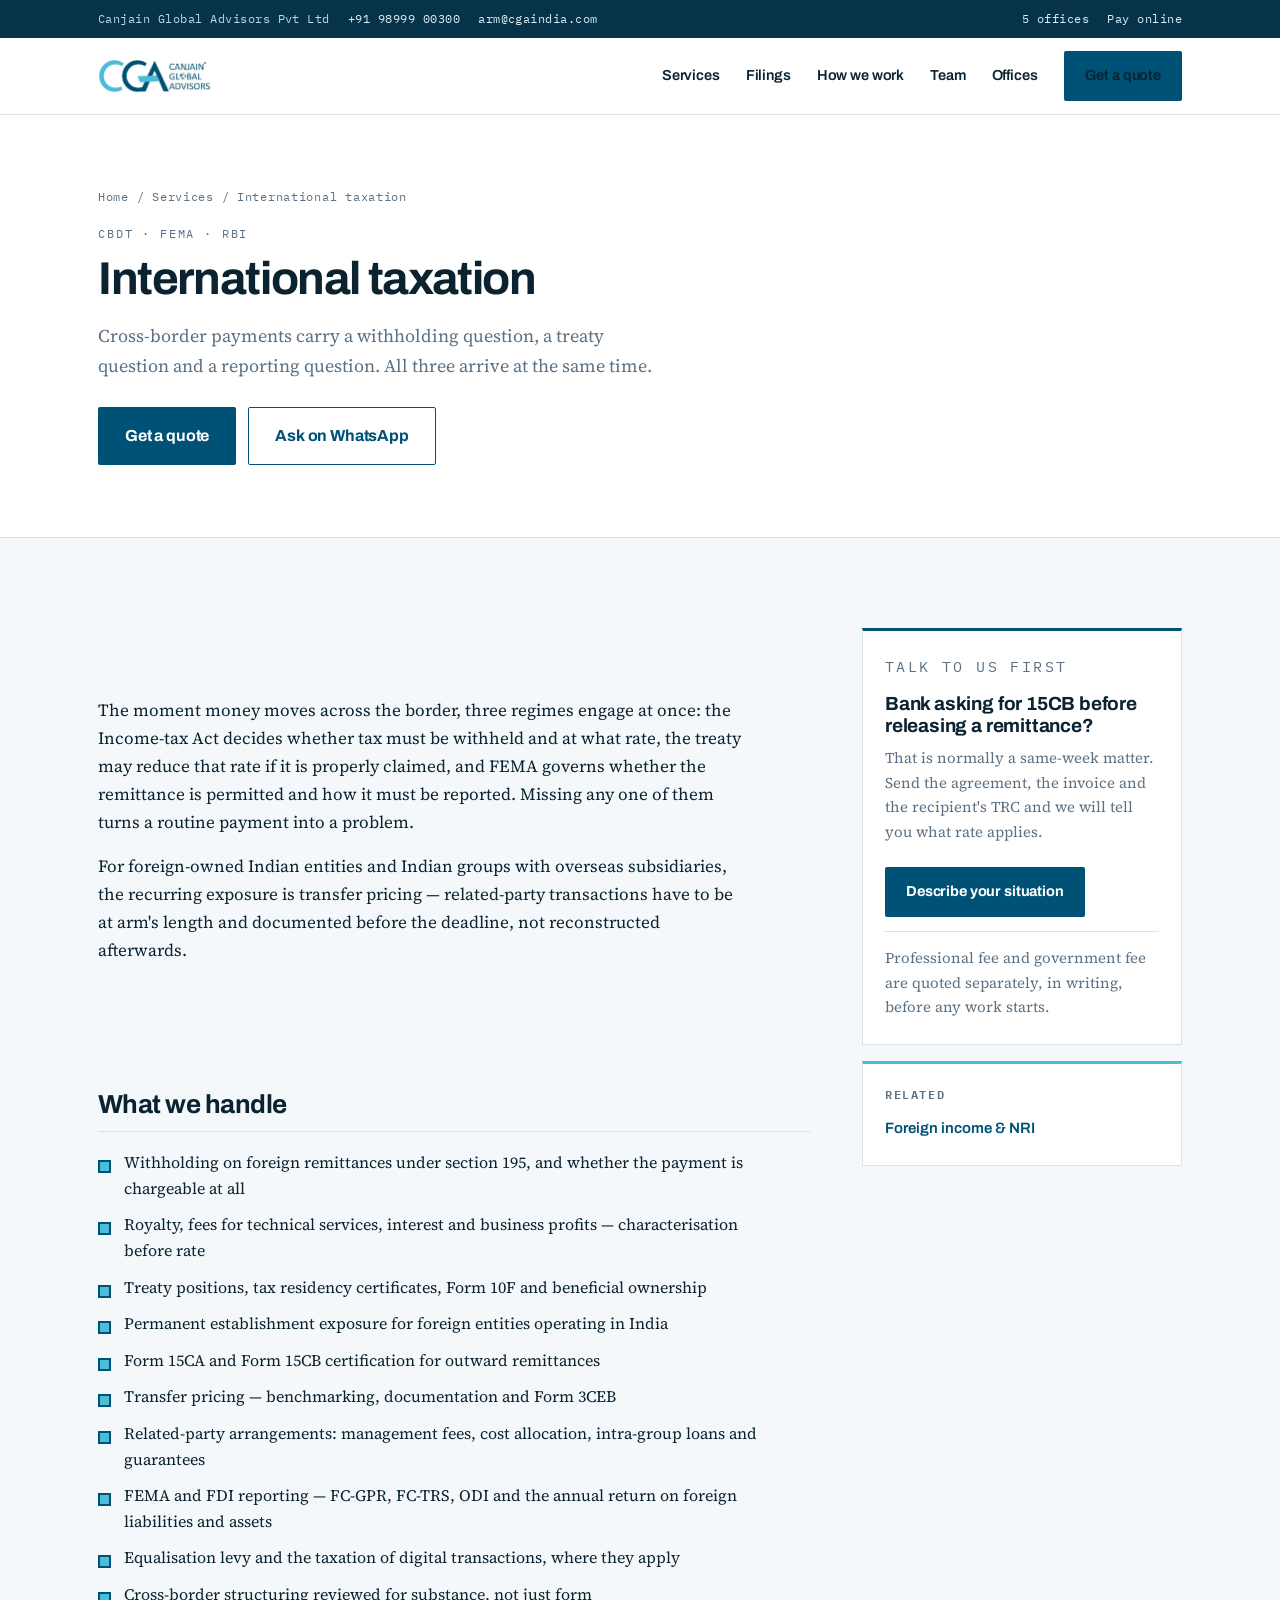
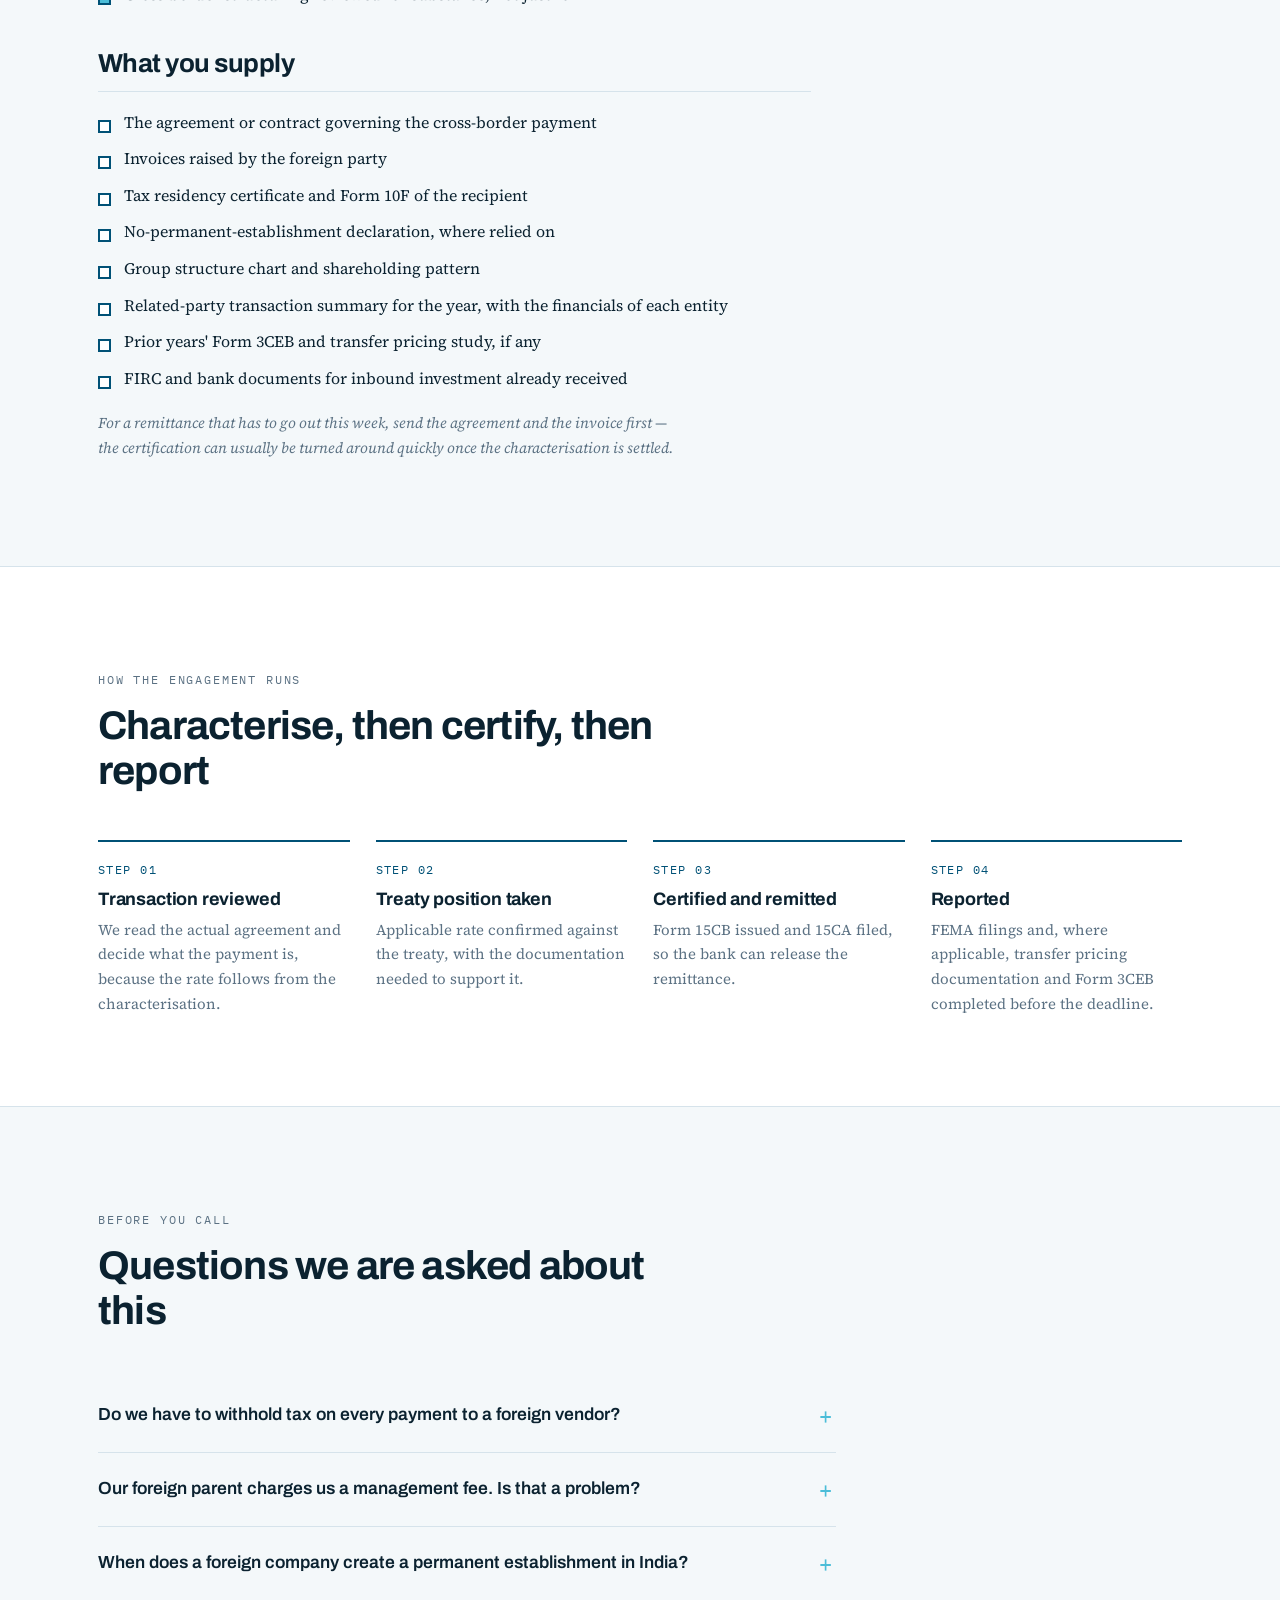
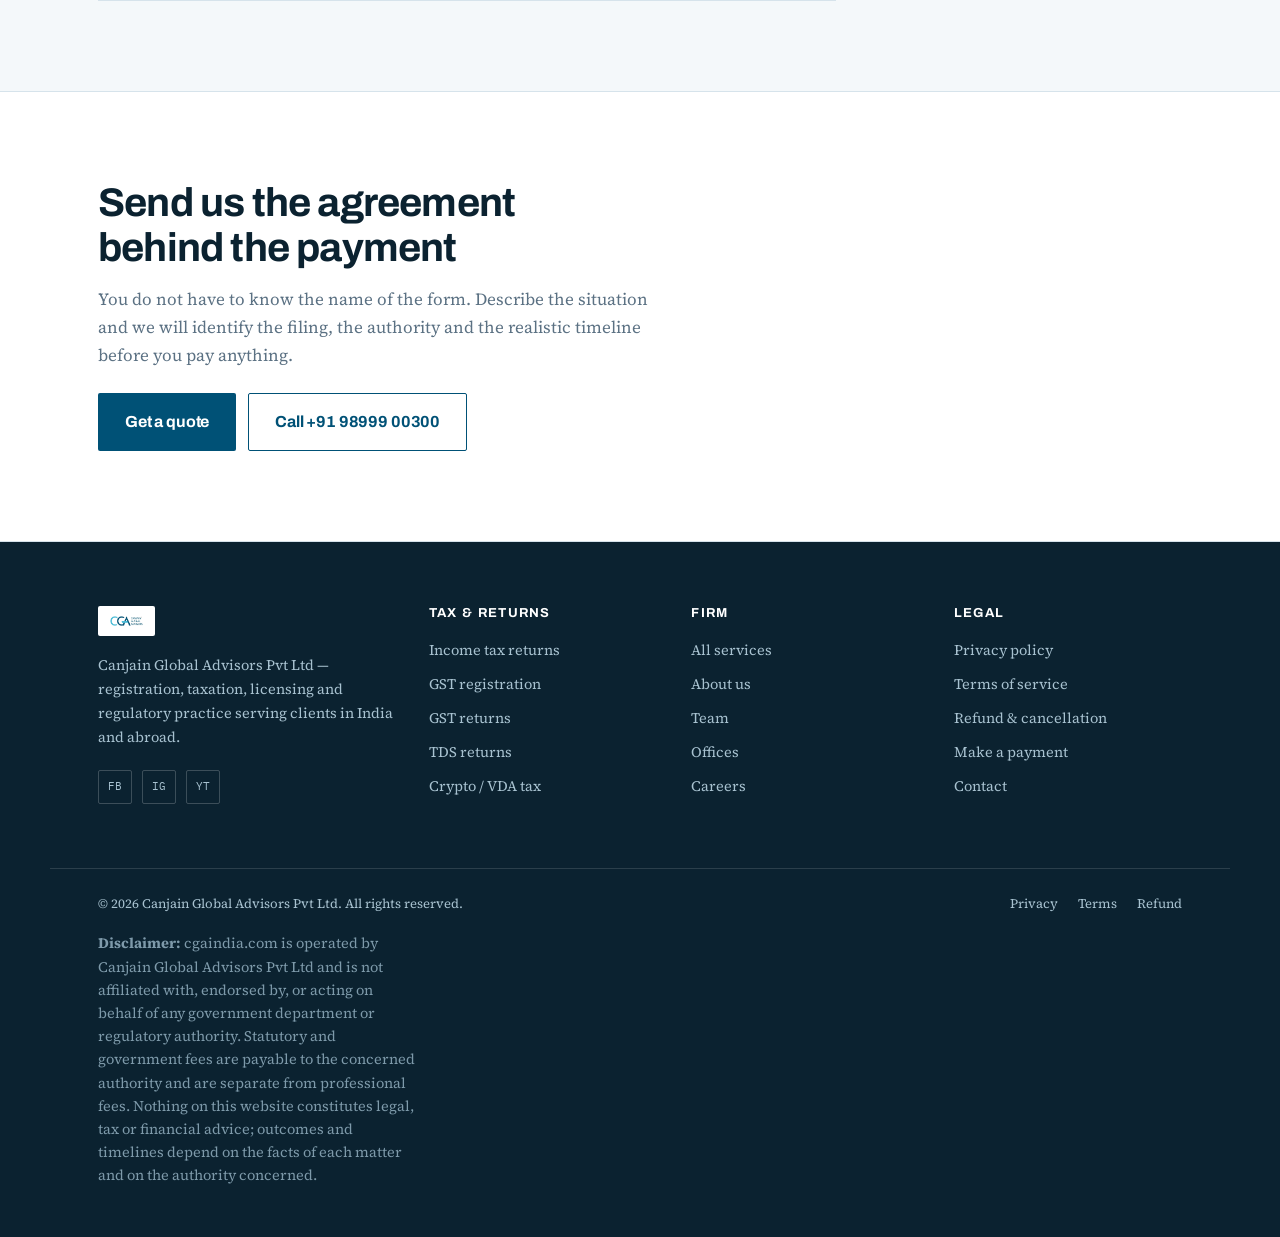
<file: international-tax.html>
<!DOCTYPE html>
<html lang="en">
<head>
<meta charset="utf-8">
<meta name="viewport" content="width=device-width, initial-scale=1">
<title>International Taxation — DTAA, Transfer Pricing &amp; Withholding | CGA India</title>
<meta name="description" content="Cross-border tax advice for Indian businesses and foreign-owned entities: treaty positions, withholding on foreign remittances, transfer pricing documentation and FEMA reporting.">
<meta name="theme-color" content="#005176">
<meta name="robots" content="index,follow">
<link rel="canonical" href="https://cgaindia.com/international-tax.html">
<meta property="og:title" content="International Taxation — DTAA, Transfer Pricing &amp; Withholding | CGA India">
<meta property="og:description" content="Cross-border tax advice for Indian businesses and foreign-owned entities: treaty positions, withholding on foreign remittances, transfer pricing documentation and FEMA reporting.">
<meta property="og:type" content="website">
<meta property="og:url" content="https://cgaindia.com/international-tax.html">
<meta property="og:image" content="https://cgaindia.com/assets/cga-logo.jpeg">
<link rel="icon" href="assets/cga-logo.jpeg">
<link rel="preconnect" href="https://fonts.googleapis.com">
<link rel="preconnect" href="https://fonts.gstatic.com" crossorigin>
<link href="https://fonts.googleapis.com/css2?family=Archivo:wght@600;700;800&family=IBM+Plex+Mono:wght@400;600&family=Source+Serif+4:ital,opsz,wght@0,8..60,400;0,8..60,600;1,8..60,400&display=swap" rel="stylesheet">
<link rel="stylesheet" href="assets/styles.css">
</head>
<body>
<a class="skip" href="#main">Skip to content</a>

<div class="utility">
  <div class="wrap">
    <span>Canjain Global Advisors Pvt Ltd</span>
    <a href="tel:+919899900300">+91 98999 00300</a>
    <a href="mailto:arm@cgaindia.com">arm@cgaindia.com</a>
    <span class="spacer"></span>
    <a href="index.html#offices">5 offices</a>
    <a href="https://rzp.io/rzp/ehe2M4d" target="_blank" rel="noopener">Pay online</a>
  </div>
</div>

<header class="masthead">
  <div class="wrap">
    <a class="brand" href="index.html" aria-label="Canjain Global Advisors — home">
      <img src="assets/cga-logo.jpeg" alt="Canjain Global Advisors">
    </a>
    <nav class="primary">
      <a href="services.html">Services</a>
      <a href="index.html#filings">Filings</a>
      <a href="index.html#process">How we work</a>
      <a href="index.html#team">Team</a>
      <a href="index.html#offices">Offices</a>
      <a class="btn btn-solid" href="index.html#enquire">Get a quote</a>
    </nav>
  </div>
</header>

<main id="main">
  <div class="page-head">
    <div class="wrap">
      <p class="crumb"><a href="index.html">Home</a> / <a href="services.html">Services</a> / International taxation</p>
      <p class="eyebrow">CBDT · FEMA · RBI</p>
      <h1>International taxation</h1>
      <p class="lede">Cross-border payments carry a withholding question, a treaty question and a reporting question. All three arrive at the same time.</p>
      <div class="hero-actions">
        <a class="btn btn-solid btn-lg" href="index.html#enquire">Get a quote</a>
        <a class="btn btn-line btn-lg" href="https://wa.me/919899900300?text=Hi%20Canjain%2C%20I%20need%20help%20with%20international%20tax" target="_blank" rel="noopener">Ask on WhatsApp</a>
      </div>
    </div>
  </div>

  <section>
    <div class="wrap svc">
      <div class="svc-main">
        <div class="prose">
          <p>The moment money moves across the border, three regimes engage at once: the Income-tax Act decides whether tax must be withheld and at what rate, the treaty may reduce that rate if it is properly claimed, and FEMA governs whether the remittance is permitted and how it must be reported. Missing any one of them turns a routine payment into a problem.</p><p>For foreign-owned Indian entities and Indian groups with overseas subsidiaries, the recurring exposure is transfer pricing — related-party transactions have to be at arm's length and documented before the deadline, not reconstructed afterwards.</p>
        </div>

        <h2 class="svc-h">What we handle</h2>
        <ul class="checklist">
        <li>Withholding on foreign remittances under section 195, and whether the payment is chargeable at all</li>
        <li>Royalty, fees for technical services, interest and business profits — characterisation before rate</li>
        <li>Treaty positions, tax residency certificates, Form 10F and beneficial ownership</li>
        <li>Permanent establishment exposure for foreign entities operating in India</li>
        <li>Form 15CA and Form 15CB certification for outward remittances</li>
        <li>Transfer pricing — benchmarking, documentation and Form 3CEB</li>
        <li>Related-party arrangements: management fees, cost allocation, intra-group loans and guarantees</li>
        <li>FEMA and FDI reporting — FC-GPR, FC-TRS, ODI and the annual return on foreign liabilities and assets</li>
        <li>Equalisation levy and the taxation of digital transactions, where they apply</li>
        <li>Cross-border structuring reviewed for substance, not just form</li>
        </ul>

        <h2 class="svc-h">What you supply</h2>
        <ul class="checklist checklist--docs">
        <li>The agreement or contract governing the cross-border payment</li>
        <li>Invoices raised by the foreign party</li>
        <li>Tax residency certificate and Form 10F of the recipient</li>
        <li>No-permanent-establishment declaration, where relied on</li>
        <li>Group structure chart and shareholding pattern</li>
        <li>Related-party transaction summary for the year, with the financials of each entity</li>
        <li>Prior years' Form 3CEB and transfer pricing study, if any</li>
        <li>FIRC and bank documents for inbound investment already received</li>
        </ul>
        <p class="svc-note">For a remittance that has to go out this week, send the agreement and the invoice first — the certification can usually be turned around quickly once the characterisation is settled.</p>
      </div>

      <aside class="svc-aside">
        <div class="svc-card">
          <p class="eyebrow">Talk to us first</p>
          <h3>Bank asking for 15CB before releasing a remittance?</h3>
          <p>That is normally a same-week matter. Send the agreement, the invoice and the recipient's TRC and we will tell you what rate applies.</p>
          <a class="btn btn-solid" href="index.html#enquire">Describe your situation</a>
          <p class="svc-card__note">Professional fee and government fee are quoted separately, in writing, before any work starts.</p>
        </div>
        <div class="svc-card svc-card--plain">
          <h4>Related</h4>
          <ul>
          <li><a href="foreign-income.html">Foreign income &amp; NRI</a></li>
          </ul>
        </div>
      </aside>
    </div>
  </section>

  <section class="band">
    <div class="wrap">
      <div class="section-head reveal">
        <p class="eyebrow">How the engagement runs</p>
        <h2>Characterise, then certify, then report</h2>
      </div>
      <div class="stages reveal">
        <div class="stage">
          <p class="no">STEP 01</p>
          <h3>Transaction reviewed</h3>
          <p>We read the actual agreement and decide what the payment is, because the rate follows from the characterisation.</p>
        </div>
        <div class="stage">
          <p class="no">STEP 02</p>
          <h3>Treaty position taken</h3>
          <p>Applicable rate confirmed against the treaty, with the documentation needed to support it.</p>
        </div>
        <div class="stage">
          <p class="no">STEP 03</p>
          <h3>Certified and remitted</h3>
          <p>Form 15CB issued and 15CA filed, so the bank can release the remittance.</p>
        </div>
        <div class="stage">
          <p class="no">STEP 04</p>
          <h3>Reported</h3>
          <p>FEMA filings and, where applicable, transfer pricing documentation and Form 3CEB completed before the deadline.</p>
        </div>
      </div>
    </div>
  </section>

  <section>
    <div class="wrap">
      <div class="section-head reveal">
        <p class="eyebrow">Before you call</p>
        <h2>Questions we are asked about this</h2>
      </div>
      <div class="faq reveal">
        <details>
          <summary>Do we have to withhold tax on every payment to a foreign vendor?</summary>
          <p>No — only where the payment is chargeable to tax in India. That is the first question, and it is answered from the agreement rather than the invoice description. Where it is chargeable, the treaty often reduces the rate below the Act's rate, provided the recipient's documentation is in order.</p>
        </details>
        <details>
          <summary>Our foreign parent charges us a management fee. Is that a problem?</summary>
          <p>Not in itself, but it is a related-party transaction, so it has to be at arm's length, supported by evidence that the services were actually rendered and benefited you, and disclosed in Form 3CEB. Management fees with thin documentation are among the most commonly disputed items.</p>
        </details>
        <details>
          <summary>When does a foreign company create a permanent establishment in India?</summary>
          <p>It depends on the facts — a fixed place of business, a dependent agent concluding contracts, or personnel present beyond the treaty threshold can each create one. It is worth reviewing before the arrangement is set up rather than after the first assessment.</p>
        </details>
      </div>
    </div>
  </section>

  <section class="band svc-end">
    <div class="wrap">
      <h2>Send us the agreement behind the payment</h2>
      <p>You do not have to know the name of the form. Describe the situation and we will identify the filing, the authority and the realistic timeline before you pay anything.</p>
      <div class="hero-actions">
        <a class="btn btn-solid btn-lg" href="index.html#enquire">Get a quote</a>
        <a class="btn btn-line btn-lg" href="tel:+919899900300">Call +91 98999 00300</a>
      </div>
    </div>
  </section>

</main>

<footer class="site">
  <div class="wrap top">
    <div>
      <img class="mark" src="assets/cga-logo.jpeg" alt="Canjain Global Advisors">
      <p>Canjain Global Advisors Pvt Ltd — registration, taxation, licensing and regulatory practice serving clients in India and abroad.</p>
      <div class="social">
        <a href="https://www.facebook.com/profile.php?id=100081348033294" target="_blank" rel="noopener" aria-label="Facebook">FB</a>
        <a href="https://www.instagram.com/canjain_" target="_blank" rel="noopener" aria-label="Instagram">IG</a>
        <a href="https://www.youtube.com/@canjain" target="_blank" rel="noopener" aria-label="YouTube">YT</a>
      </div>
    </div>
    <div>
      <h4>Tax &amp; returns</h4>
      <ul>
        <li><a href="itr-filing.html">Income tax returns</a></li>
        <li><a href="gst-registration.html">GST registration</a></li>
        <li><a href="gst-return-filing.html">GST returns</a></li>
        <li><a href="tds-returns.html">TDS returns</a></li>
        <li><a href="crypto-tax.html">Crypto / VDA tax</a></li>
      </ul>
    </div>
    <div>
      <h4>Firm</h4>
      <ul>
        <li><a href="services.html">All services</a></li>
        <li><a href="index.html#firm">About us</a></li>
        <li><a href="index.html#team">Team</a></li>
        <li><a href="index.html#offices">Offices</a></li>
        <li><a href="mailto:admin@cgaindia.com">Careers</a></li>
      </ul>
    </div>
    <div>
      <h4>Legal</h4>
      <ul>
        <li><a href="privacy.html">Privacy policy</a></li>
        <li><a href="terms.html">Terms of service</a></li>
        <li><a href="refund.html">Refund &amp; cancellation</a></li>
        <li><a href="https://rzp.io/rzp/ehe2M4d" target="_blank" rel="noopener">Make a payment</a></li>
        <li><a href="index.html#enquire">Contact</a></li>
      </ul>
    </div>
  </div>
  <div class="wrap legal">
    <div class="row">
      <span>© <span id="yr">2026</span> Canjain Global Advisors Pvt Ltd. All rights reserved.</span>
      <span class="spacer"></span>
      <a href="privacy.html">Privacy</a>
      <a href="terms.html">Terms</a>
      <a href="refund.html">Refund</a>
    </div>
    <p class="disclaimer"><strong>Disclaimer:</strong> cgaindia.com is operated by Canjain Global Advisors Pvt Ltd and is not affiliated with, endorsed by, or acting on behalf of any government department or regulatory authority. Statutory and government fees are payable to the concerned authority and are separate from professional fees. Nothing on this website constitutes legal, tax or financial advice; outcomes and timelines depend on the facts of each matter and on the authority concerned.</p>
  </div>
</footer>

<div class="callbar">
  <a href="tel:+919899900300">Call now</a>
  <a class="wa" href="https://wa.me/919899900300?text=Hi%20Canjain%2C%20I%20need%20help%20with%20" target="_blank" rel="noopener">WhatsApp</a>
</div>

<script>
(function () {
  'use strict';
  var y = document.getElementById('yr');
  if (y) y.textContent = new Date().getFullYear();
  var reduce = window.matchMedia('(prefers-reduced-motion: reduce)').matches;
  var targets = document.querySelectorAll('.reveal');
  if (reduce || !('IntersectionObserver' in window)) {
    targets.forEach(function (t) { t.classList.add('in'); });
  } else {
    var io = new IntersectionObserver(function (entries) {
      entries.forEach(function (e) {
        if (e.isIntersecting) { e.target.classList.add('in'); io.unobserve(e.target); }
      });
    }, { rootMargin: '0px 0px -60px 0px', threshold: 0.08 });
    targets.forEach(function (t) { io.observe(t); });
  }
})();
</script>
</body>
</html>
</file>
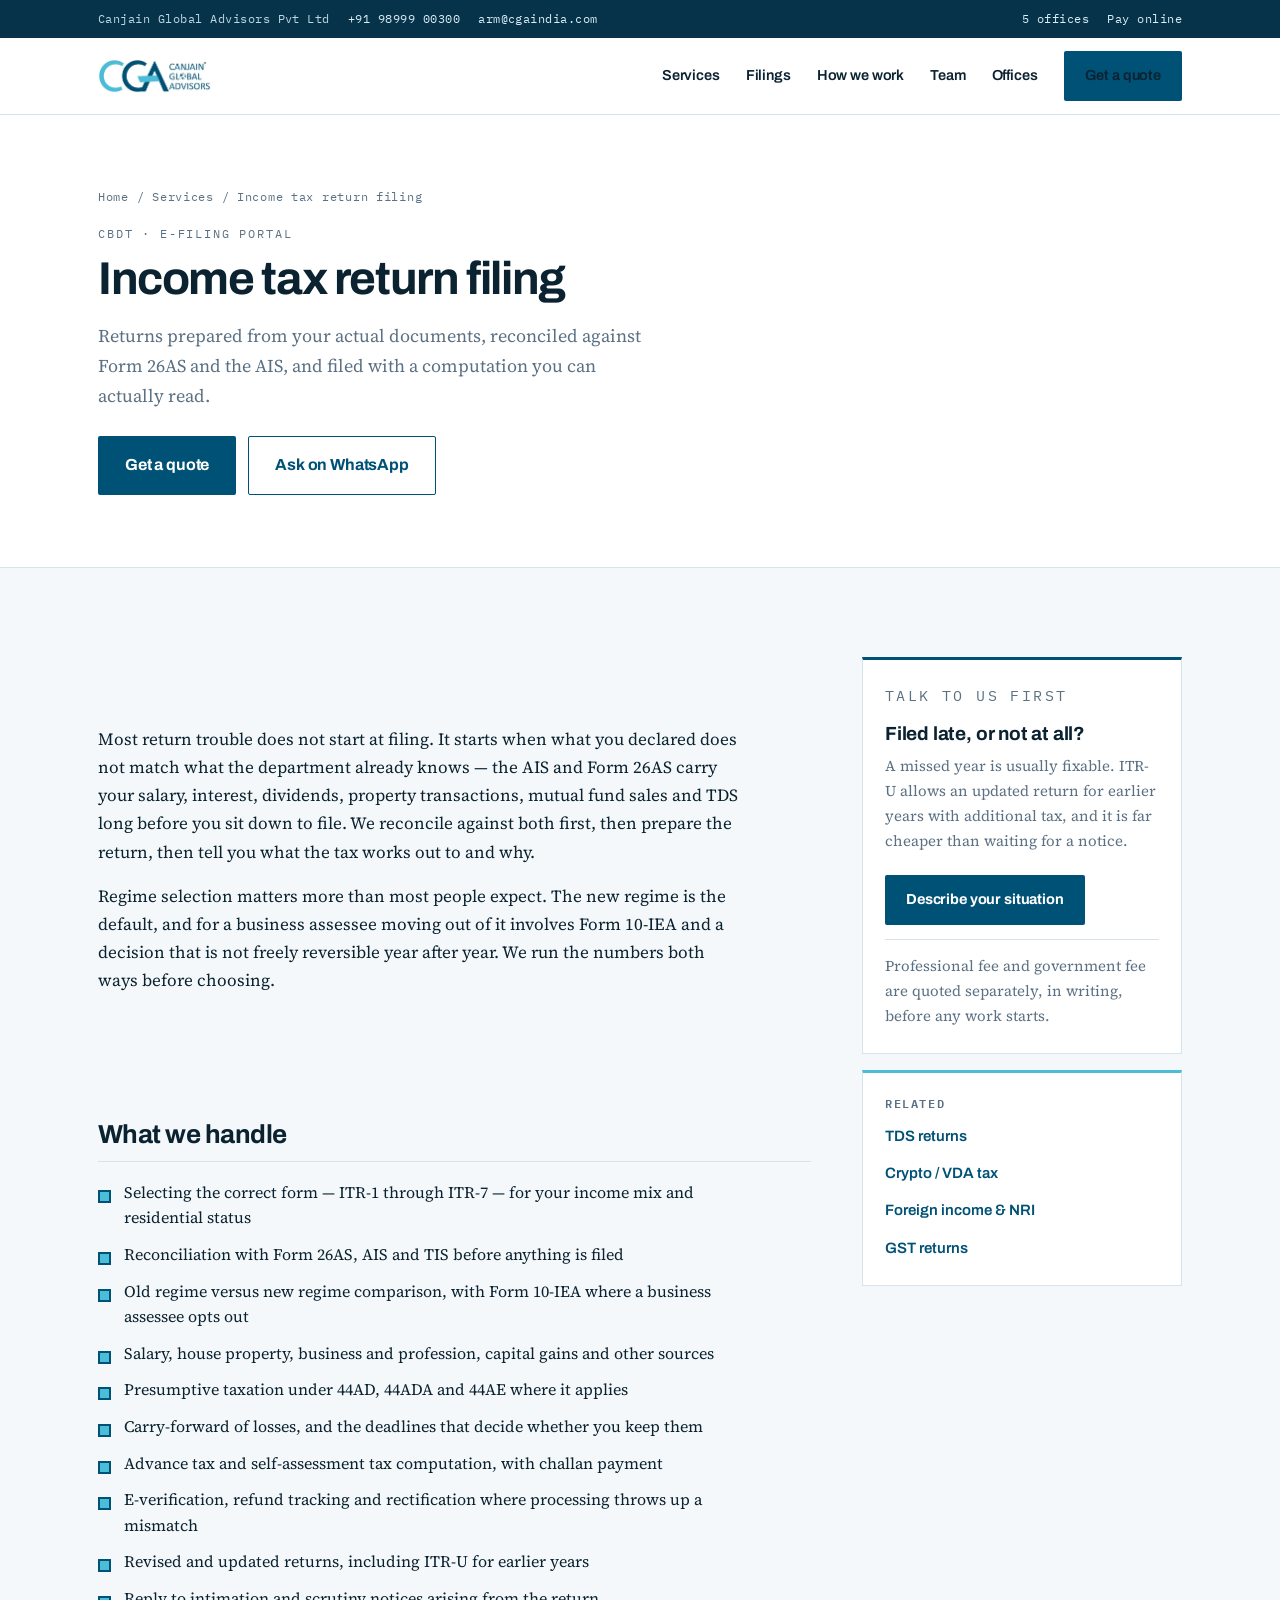
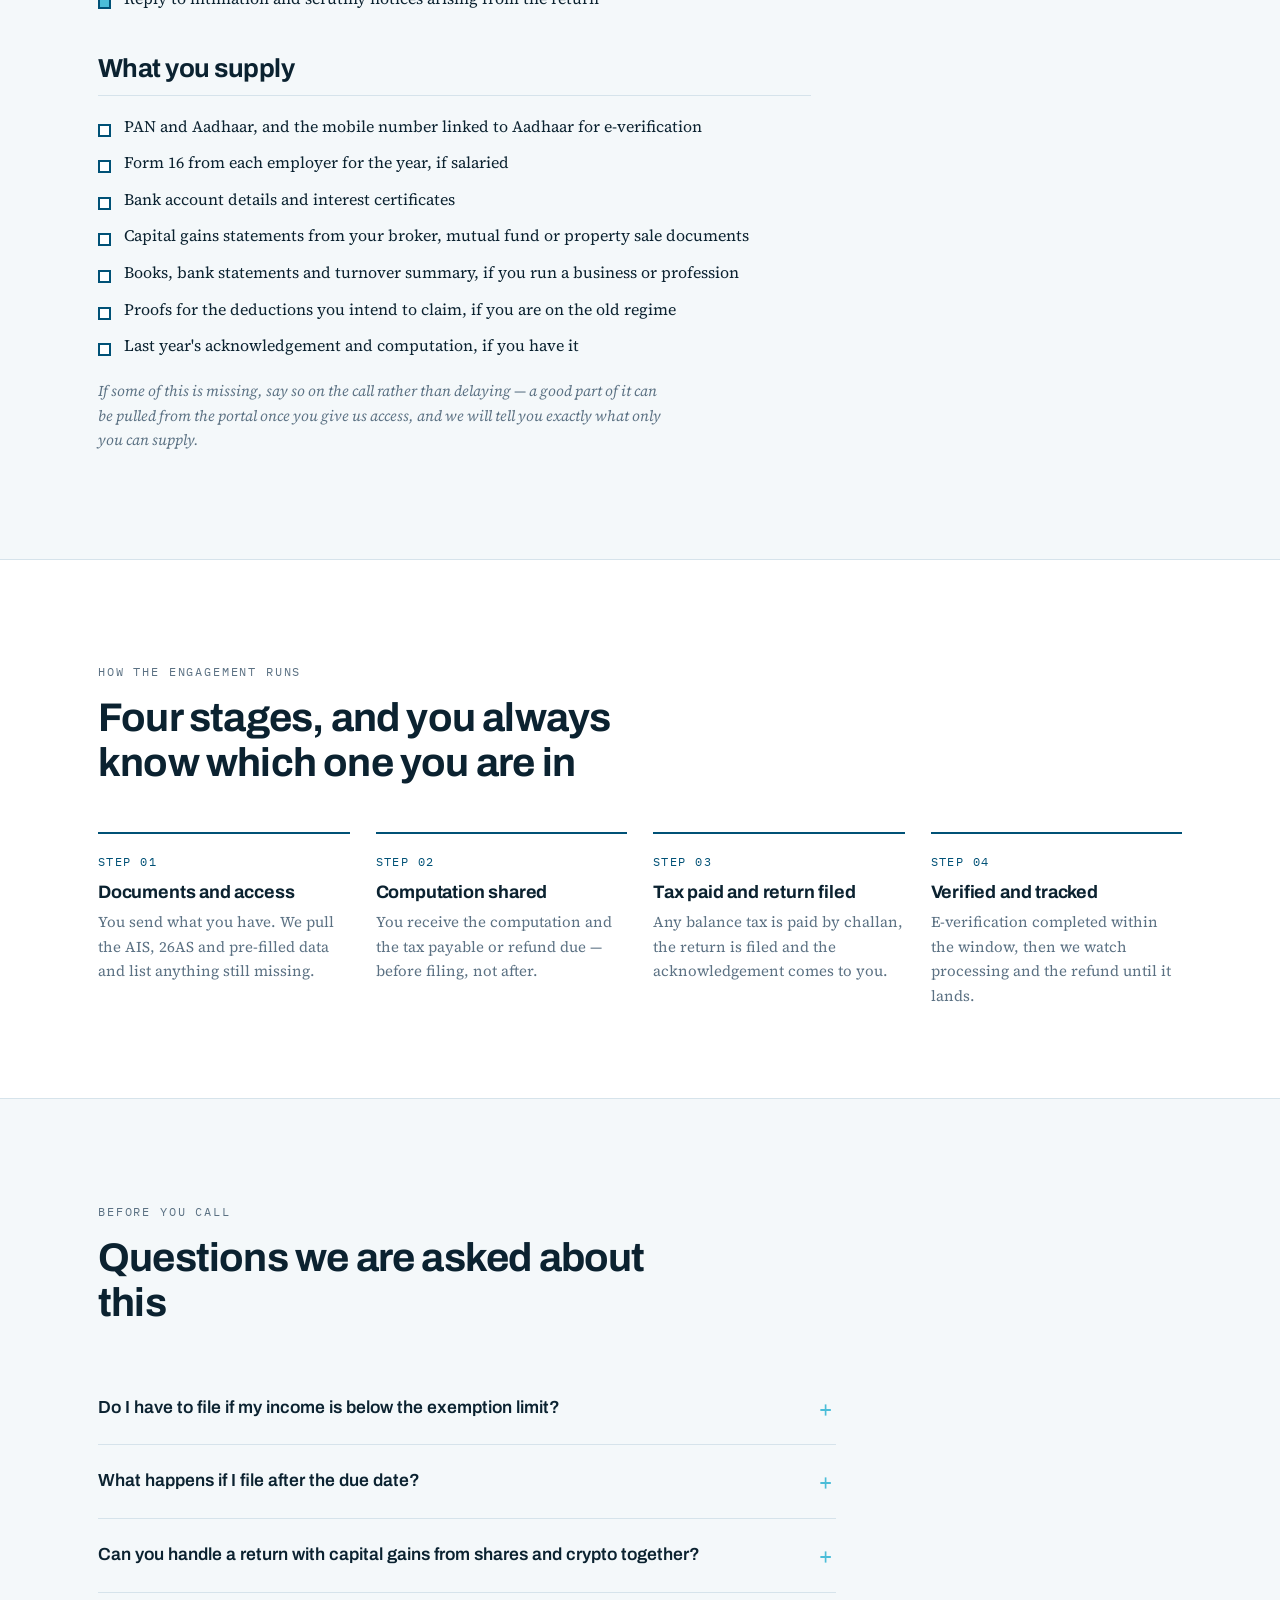
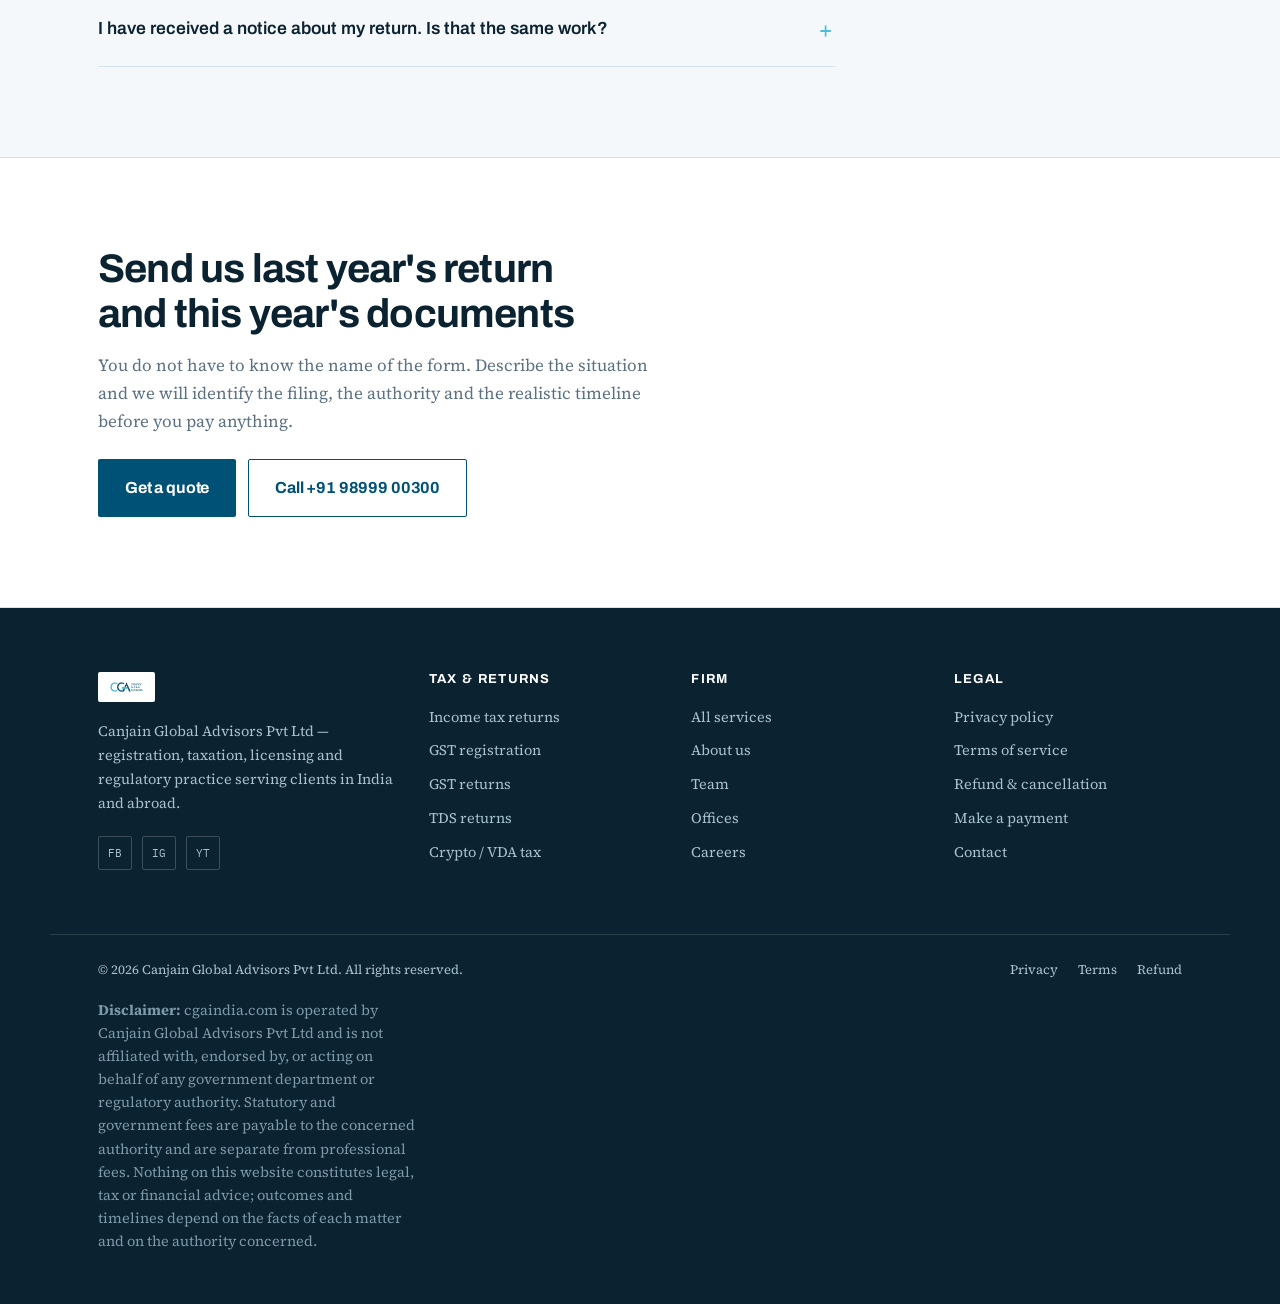
<file: itr-filing.html>
<!DOCTYPE html>
<html lang="en">
<head>
<meta charset="utf-8">
<meta name="viewport" content="width=device-width, initial-scale=1">
<title>Income Tax Return Filing — Individuals, Firms &amp; Companies | CGA India</title>
<meta name="description" content="ITR preparation and filing for salaried individuals, businesses, firms and companies, including capital gains, house property and NRI returns, with computation you can read.">
<meta name="theme-color" content="#005176">
<meta name="robots" content="index,follow">
<link rel="canonical" href="https://cgaindia.com/itr-filing.html">
<meta property="og:title" content="Income Tax Return Filing — Individuals, Firms &amp; Companies | CGA India">
<meta property="og:description" content="ITR preparation and filing for salaried individuals, businesses, firms and companies, including capital gains, house property and NRI returns, with computation you can read.">
<meta property="og:type" content="website">
<meta property="og:url" content="https://cgaindia.com/itr-filing.html">
<meta property="og:image" content="https://cgaindia.com/assets/cga-logo.jpeg">
<link rel="icon" href="assets/cga-logo.jpeg">
<link rel="preconnect" href="https://fonts.googleapis.com">
<link rel="preconnect" href="https://fonts.gstatic.com" crossorigin>
<link href="https://fonts.googleapis.com/css2?family=Archivo:wght@600;700;800&family=IBM+Plex+Mono:wght@400;600&family=Source+Serif+4:ital,opsz,wght@0,8..60,400;0,8..60,600;1,8..60,400&display=swap" rel="stylesheet">
<link rel="stylesheet" href="assets/styles.css">
</head>
<body>
<a class="skip" href="#main">Skip to content</a>

<div class="utility">
  <div class="wrap">
    <span>Canjain Global Advisors Pvt Ltd</span>
    <a href="tel:+919899900300">+91 98999 00300</a>
    <a href="mailto:arm@cgaindia.com">arm@cgaindia.com</a>
    <span class="spacer"></span>
    <a href="index.html#offices">5 offices</a>
    <a href="https://rzp.io/rzp/ehe2M4d" target="_blank" rel="noopener">Pay online</a>
  </div>
</div>

<header class="masthead">
  <div class="wrap">
    <a class="brand" href="index.html" aria-label="Canjain Global Advisors — home">
      <img src="assets/cga-logo.jpeg" alt="Canjain Global Advisors">
    </a>
    <nav class="primary">
      <a href="services.html">Services</a>
      <a href="index.html#filings">Filings</a>
      <a href="index.html#process">How we work</a>
      <a href="index.html#team">Team</a>
      <a href="index.html#offices">Offices</a>
      <a class="btn btn-solid" href="index.html#enquire">Get a quote</a>
    </nav>
  </div>
</header>

<main id="main">
  <div class="page-head">
    <div class="wrap">
      <p class="crumb"><a href="index.html">Home</a> / <a href="services.html">Services</a> / Income tax return filing</p>
      <p class="eyebrow">CBDT · e-filing portal</p>
      <h1>Income tax return filing</h1>
      <p class="lede">Returns prepared from your actual documents, reconciled against Form 26AS and the AIS, and filed with a computation you can actually read.</p>
      <div class="hero-actions">
        <a class="btn btn-solid btn-lg" href="index.html#enquire">Get a quote</a>
        <a class="btn btn-line btn-lg" href="https://wa.me/919899900300?text=Hi%20Canjain%2C%20I%20need%20help%20with%20itr%20filing" target="_blank" rel="noopener">Ask on WhatsApp</a>
      </div>
    </div>
  </div>

  <section>
    <div class="wrap svc">
      <div class="svc-main">
        <div class="prose">
          <p>Most return trouble does not start at filing. It starts when what you declared does not match what the department already knows — the AIS and Form 26AS carry your salary, interest, dividends, property transactions, mutual fund sales and TDS long before you sit down to file. We reconcile against both first, then prepare the return, then tell you what the tax works out to and why.</p><p>Regime selection matters more than most people expect. The new regime is the default, and for a business assessee moving out of it involves Form 10-IEA and a decision that is not freely reversible year after year. We run the numbers both ways before choosing.</p>
        </div>

        <h2 class="svc-h">What we handle</h2>
        <ul class="checklist">
        <li>Selecting the correct form — ITR-1 through ITR-7 — for your income mix and residential status</li>
        <li>Reconciliation with Form 26AS, AIS and TIS before anything is filed</li>
        <li>Old regime versus new regime comparison, with Form 10-IEA where a business assessee opts out</li>
        <li>Salary, house property, business and profession, capital gains and other sources</li>
        <li>Presumptive taxation under 44AD, 44ADA and 44AE where it applies</li>
        <li>Carry-forward of losses, and the deadlines that decide whether you keep them</li>
        <li>Advance tax and self-assessment tax computation, with challan payment</li>
        <li>E-verification, refund tracking and rectification where processing throws up a mismatch</li>
        <li>Revised and updated returns, including ITR-U for earlier years</li>
        <li>Reply to intimation and scrutiny notices arising from the return</li>
        </ul>

        <h2 class="svc-h">What you supply</h2>
        <ul class="checklist checklist--docs">
        <li>PAN and Aadhaar, and the mobile number linked to Aadhaar for e-verification</li>
        <li>Form 16 from each employer for the year, if salaried</li>
        <li>Bank account details and interest certificates</li>
        <li>Capital gains statements from your broker, mutual fund or property sale documents</li>
        <li>Books, bank statements and turnover summary, if you run a business or profession</li>
        <li>Proofs for the deductions you intend to claim, if you are on the old regime</li>
        <li>Last year's acknowledgement and computation, if you have it</li>
        </ul>
        <p class="svc-note">If some of this is missing, say so on the call rather than delaying — a good part of it can be pulled from the portal once you give us access, and we will tell you exactly what only you can supply.</p>
      </div>

      <aside class="svc-aside">
        <div class="svc-card">
          <p class="eyebrow">Talk to us first</p>
          <h3>Filed late, or not at all?</h3>
          <p>A missed year is usually fixable. ITR-U allows an updated return for earlier years with additional tax, and it is far cheaper than waiting for a notice.</p>
          <a class="btn btn-solid" href="index.html#enquire">Describe your situation</a>
          <p class="svc-card__note">Professional fee and government fee are quoted separately, in writing, before any work starts.</p>
        </div>
        <div class="svc-card svc-card--plain">
          <h4>Related</h4>
          <ul>
          <li><a href="tds-returns.html">TDS returns</a></li>
          <li><a href="crypto-tax.html">Crypto / VDA tax</a></li>
          <li><a href="foreign-income.html">Foreign income &amp; NRI</a></li>
          <li><a href="gst-return-filing.html">GST returns</a></li>
          </ul>
        </div>
      </aside>
    </div>
  </section>

  <section class="band">
    <div class="wrap">
      <div class="section-head reveal">
        <p class="eyebrow">How the engagement runs</p>
        <h2>Four stages, and you always know which one you are in</h2>
      </div>
      <div class="stages reveal">
        <div class="stage">
          <p class="no">STEP 01</p>
          <h3>Documents and access</h3>
          <p>You send what you have. We pull the AIS, 26AS and pre-filled data and list anything still missing.</p>
        </div>
        <div class="stage">
          <p class="no">STEP 02</p>
          <h3>Computation shared</h3>
          <p>You receive the computation and the tax payable or refund due — before filing, not after.</p>
        </div>
        <div class="stage">
          <p class="no">STEP 03</p>
          <h3>Tax paid and return filed</h3>
          <p>Any balance tax is paid by challan, the return is filed and the acknowledgement comes to you.</p>
        </div>
        <div class="stage">
          <p class="no">STEP 04</p>
          <h3>Verified and tracked</h3>
          <p>E-verification completed within the window, then we watch processing and the refund until it lands.</p>
        </div>
      </div>
    </div>
  </section>

  <section>
    <div class="wrap">
      <div class="section-head reveal">
        <p class="eyebrow">Before you call</p>
        <h2>Questions we are asked about this</h2>
      </div>
      <div class="faq reveal">
        <details>
          <summary>Do I have to file if my income is below the exemption limit?</summary>
          <p>Not always — but filing is compulsory in several situations regardless of income, including where large deposits, high electricity spend or foreign travel expenditure cross the thresholds, and where you hold foreign assets. It is also the simplest way to claim a refund of TDS already deducted.</p>
        </details>
        <details>
          <summary>What happens if I file after the due date?</summary>
          <p>A late fee under section 234F applies, interest runs on unpaid tax, and certain losses can no longer be carried forward. The return can still be filed as a belated return within the allowed window, and beyond that an updated return may be possible.</p>
        </details>
        <details>
          <summary>Can you handle a return with capital gains from shares and crypto together?</summary>
          <p>Yes. Listed equity, mutual funds and property follow the normal capital gains rules; virtual digital assets are taxed separately under their own regime with no set-off of losses. They sit in the same return but are computed differently.</p>
        </details>
        <details>
          <summary>I have received a notice about my return. Is that the same work?</summary>
          <p>No, that is a separate engagement and it is time-bound. Send the notice across before the reply window closes and we will tell you how serious it is and quote for the reply.</p>
        </details>
      </div>
    </div>
  </section>

  <section class="band svc-end">
    <div class="wrap">
      <h2>Send us last year's return and this year's documents</h2>
      <p>You do not have to know the name of the form. Describe the situation and we will identify the filing, the authority and the realistic timeline before you pay anything.</p>
      <div class="hero-actions">
        <a class="btn btn-solid btn-lg" href="index.html#enquire">Get a quote</a>
        <a class="btn btn-line btn-lg" href="tel:+919899900300">Call +91 98999 00300</a>
      </div>
    </div>
  </section>

</main>

<footer class="site">
  <div class="wrap top">
    <div>
      <img class="mark" src="assets/cga-logo.jpeg" alt="Canjain Global Advisors">
      <p>Canjain Global Advisors Pvt Ltd — registration, taxation, licensing and regulatory practice serving clients in India and abroad.</p>
      <div class="social">
        <a href="https://www.facebook.com/profile.php?id=100081348033294" target="_blank" rel="noopener" aria-label="Facebook">FB</a>
        <a href="https://www.instagram.com/canjain_" target="_blank" rel="noopener" aria-label="Instagram">IG</a>
        <a href="https://www.youtube.com/@canjain" target="_blank" rel="noopener" aria-label="YouTube">YT</a>
      </div>
    </div>
    <div>
      <h4>Tax &amp; returns</h4>
      <ul>
        <li><a href="itr-filing.html">Income tax returns</a></li>
        <li><a href="gst-registration.html">GST registration</a></li>
        <li><a href="gst-return-filing.html">GST returns</a></li>
        <li><a href="tds-returns.html">TDS returns</a></li>
        <li><a href="crypto-tax.html">Crypto / VDA tax</a></li>
      </ul>
    </div>
    <div>
      <h4>Firm</h4>
      <ul>
        <li><a href="services.html">All services</a></li>
        <li><a href="index.html#firm">About us</a></li>
        <li><a href="index.html#team">Team</a></li>
        <li><a href="index.html#offices">Offices</a></li>
        <li><a href="mailto:admin@cgaindia.com">Careers</a></li>
      </ul>
    </div>
    <div>
      <h4>Legal</h4>
      <ul>
        <li><a href="privacy.html">Privacy policy</a></li>
        <li><a href="terms.html">Terms of service</a></li>
        <li><a href="refund.html">Refund &amp; cancellation</a></li>
        <li><a href="https://rzp.io/rzp/ehe2M4d" target="_blank" rel="noopener">Make a payment</a></li>
        <li><a href="index.html#enquire">Contact</a></li>
      </ul>
    </div>
  </div>
  <div class="wrap legal">
    <div class="row">
      <span>© <span id="yr">2026</span> Canjain Global Advisors Pvt Ltd. All rights reserved.</span>
      <span class="spacer"></span>
      <a href="privacy.html">Privacy</a>
      <a href="terms.html">Terms</a>
      <a href="refund.html">Refund</a>
    </div>
    <p class="disclaimer"><strong>Disclaimer:</strong> cgaindia.com is operated by Canjain Global Advisors Pvt Ltd and is not affiliated with, endorsed by, or acting on behalf of any government department or regulatory authority. Statutory and government fees are payable to the concerned authority and are separate from professional fees. Nothing on this website constitutes legal, tax or financial advice; outcomes and timelines depend on the facts of each matter and on the authority concerned.</p>
  </div>
</footer>

<div class="callbar">
  <a href="tel:+919899900300">Call now</a>
  <a class="wa" href="https://wa.me/919899900300?text=Hi%20Canjain%2C%20I%20need%20help%20with%20" target="_blank" rel="noopener">WhatsApp</a>
</div>

<script>
(function () {
  'use strict';
  var y = document.getElementById('yr');
  if (y) y.textContent = new Date().getFullYear();
  var reduce = window.matchMedia('(prefers-reduced-motion: reduce)').matches;
  var targets = document.querySelectorAll('.reveal');
  if (reduce || !('IntersectionObserver' in window)) {
    targets.forEach(function (t) { t.classList.add('in'); });
  } else {
    var io = new IntersectionObserver(function (entries) {
      entries.forEach(function (e) {
        if (e.isIntersecting) { e.target.classList.add('in'); io.unobserve(e.target); }
      });
    }, { rootMargin: '0px 0px -60px 0px', threshold: 0.08 });
    targets.forEach(function (t) { io.observe(t); });
  }
})();
</script>
</body>
</html>
</file>
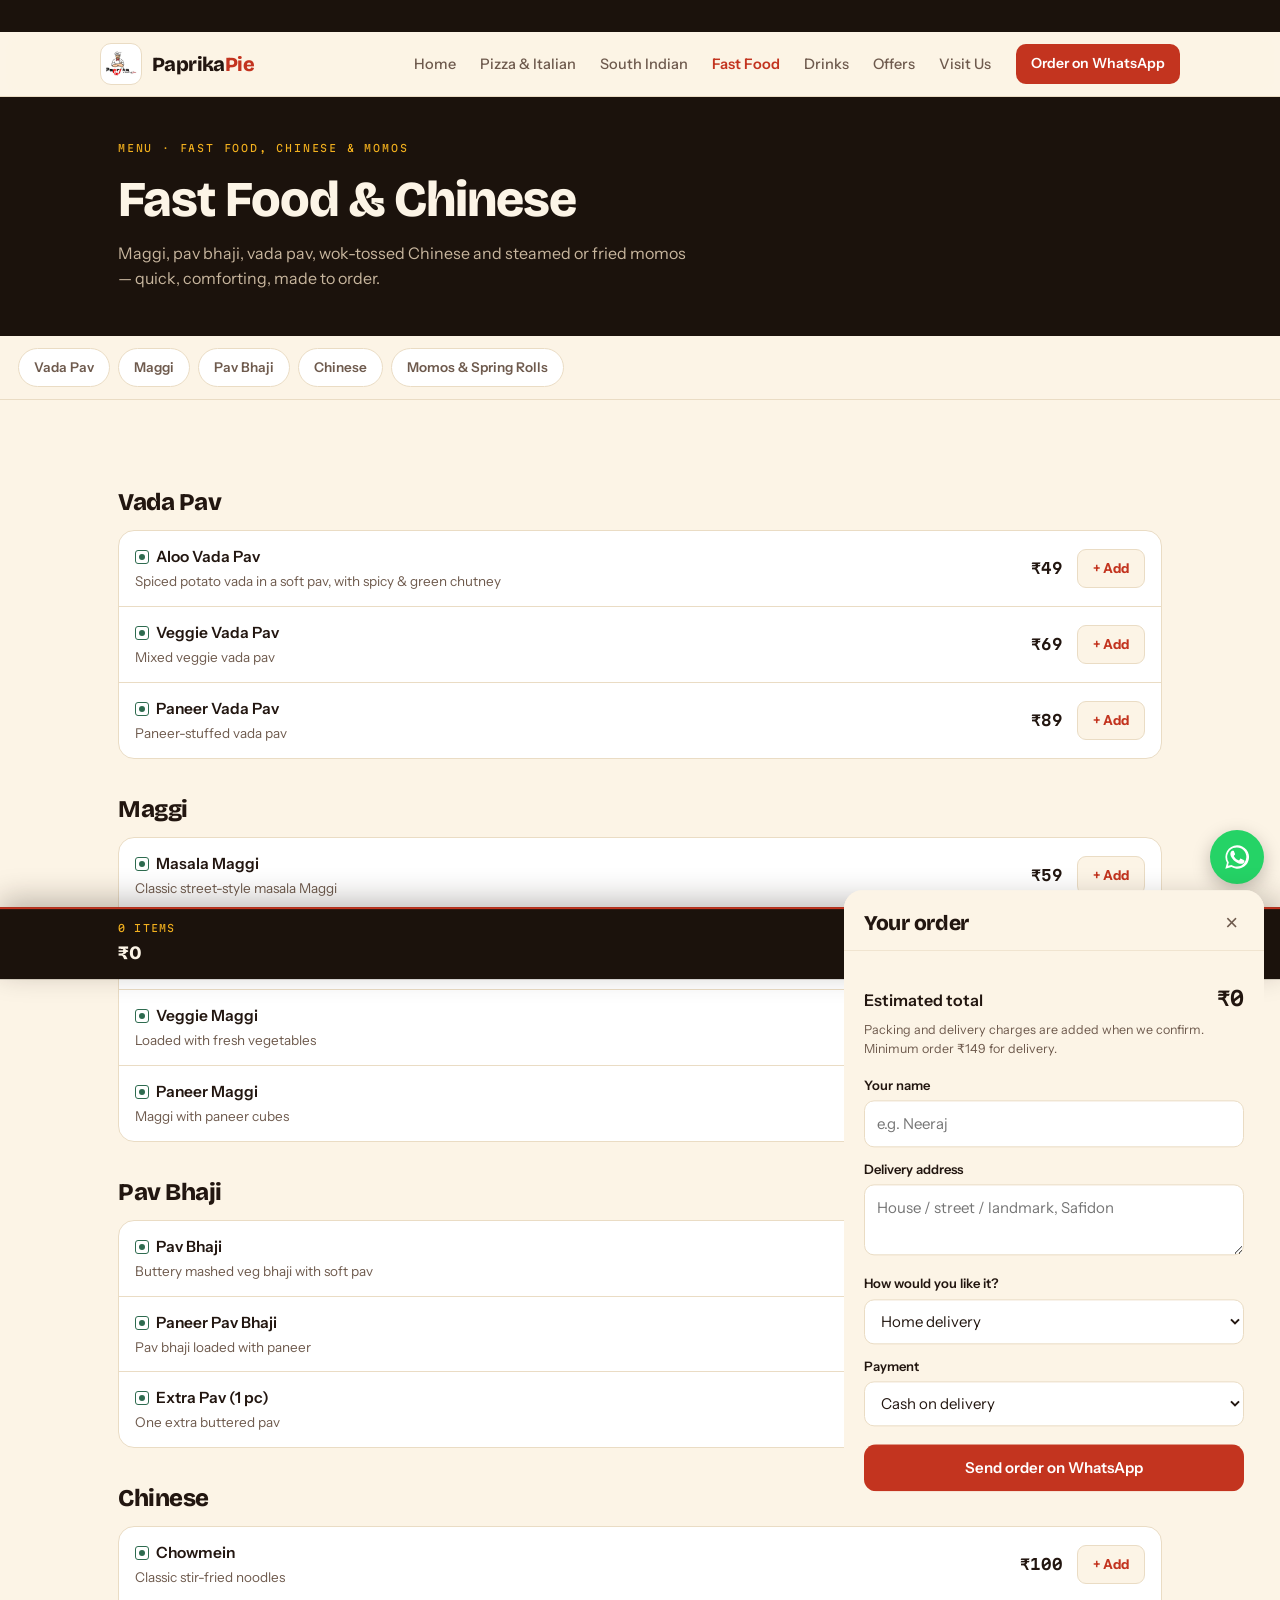
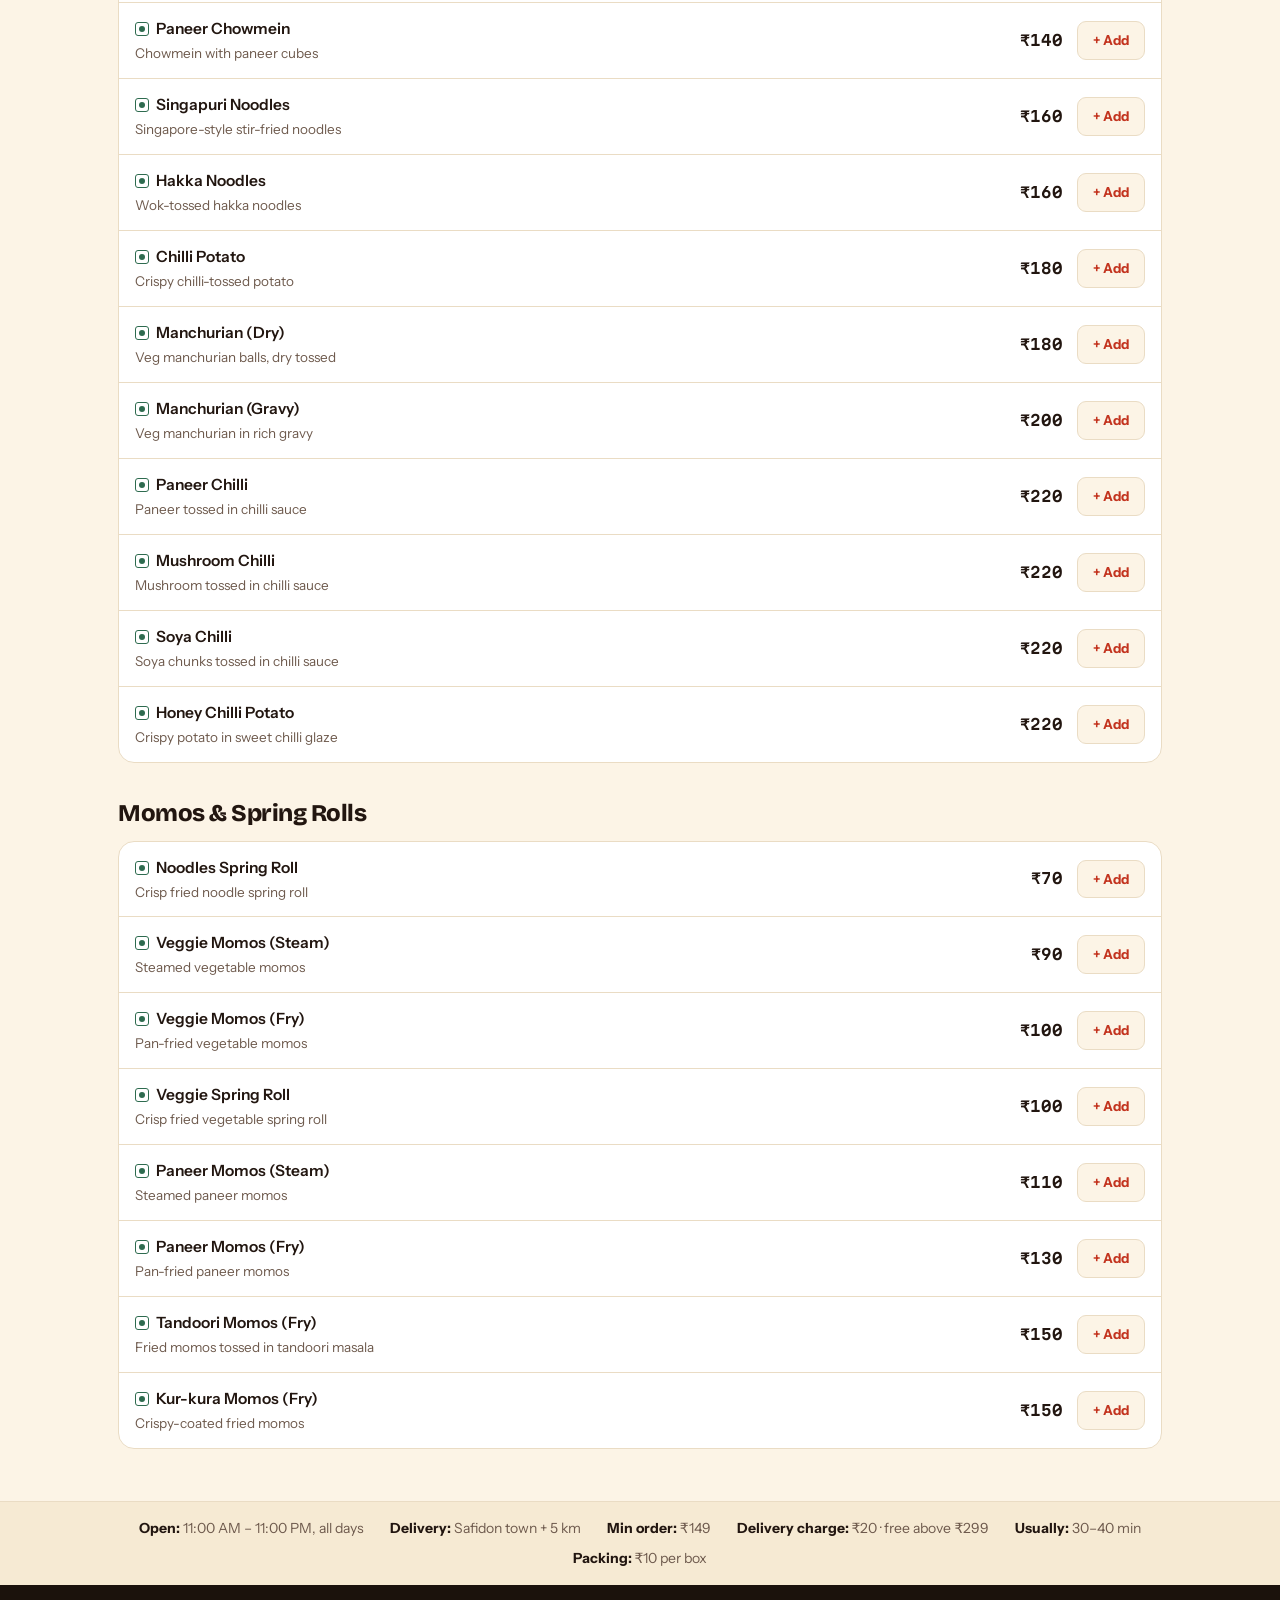
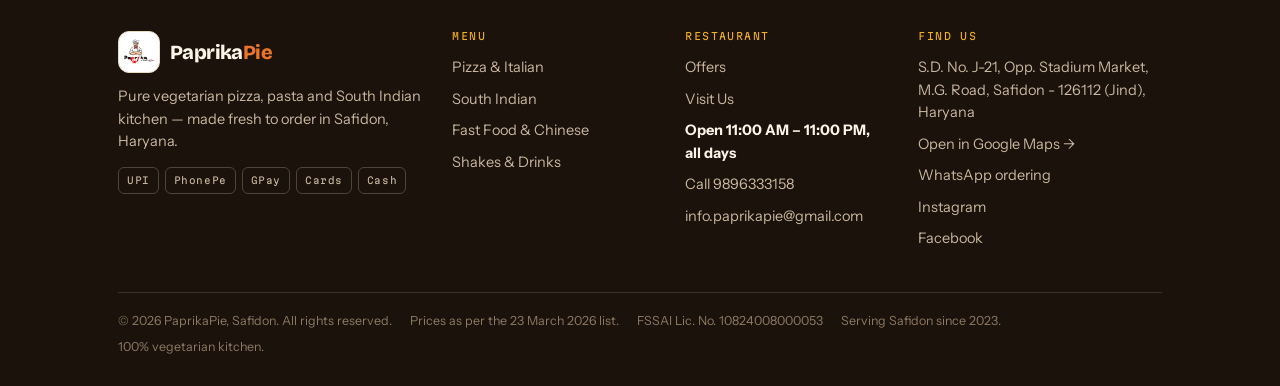
<file: menu-fastfood.html>
<!DOCTYPE html>
<html lang="en-IN">
<head>
<meta charset="utf-8">
<meta name="viewport" content="width=device-width, initial-scale=1">
<title>Fast Food, Chinese &amp; Momos Menu | PaprikaPie, Safidon</title>
<meta name="description" content="Vada pav from ₹49, Maggi, pav bhaji, chowmein, manchurian and momos. All vegetarian, made to order in Safidon.">
<link rel="canonical" href="https://paprikapie.co.in/menu-fastfood.html">
<meta property="og:type" content="restaurant">
<meta property="og:site_name" content="PaprikaPie, Safidon">
<meta property="og:title" content="Fast Food, Chinese &amp; Momos Menu | PaprikaPie, Safidon">
<meta property="og:description" content="Vada pav from ₹49, Maggi, pav bhaji, chowmein, manchurian and momos. All vegetarian, made to order in Safidon.">
<meta property="og:image" content="https://paprikapie.co.in/img-share-card.jpg">
<meta property="og:image:width" content="1200">
<meta property="og:image:height" content="630">
<meta property="og:url" content="https://paprikapie.co.in/menu-fastfood.html">
<meta property="og:locale" content="en_IN">
<meta name="twitter:card" content="summary_large_image">
<meta name="twitter:title" content="Fast Food, Chinese &amp; Momos Menu | PaprikaPie, Safidon">
<meta name="twitter:description" content="Vada pav from ₹49, Maggi, pav bhaji, chowmein, manchurian and momos. All vegetarian, made to order in Safidon.">
<meta name="twitter:image" content="https://paprikapie.co.in/img-share-card.jpg">
<meta name="theme-color" content="#1B120C">
<link rel="icon" href="[data-uri]">
<link rel="preconnect" href="https://fonts.googleapis.com"><link rel="preconnect" href="https://fonts.gstatic.com" crossorigin><link href="https://fonts.googleapis.com/css2?family=Bricolage+Grotesque:opsz,wght@12..96,600;12..96,800&family=Instrument+Sans:wght@400;500;600&family=Martian+Mono:wght@400;600&display=swap" rel="stylesheet">
<style>
/* ===========================================================
   PaprikaPie — paprikapie.co.in
   =========================================================== */

:root{
  --char:#1B120C;
  --char-2:#2A1C13;
  --paprika:#C3341F;
  --paprika-dk:#8E2213;
  --ember:#E8752A;
  --turmeric:#F2B01E;
  --pav:#FCF4E6;
  --pav-2:#F6EAD3;
  --card:#FFFFFF;
  --curry:#2E6B4F;
  --ink:#221610;
  --ash:#6E5A4D;
  --line:#EADCC4;
  --shadow:rgba(27,18,12,.10);
  --r:16px;
  --tray-h:0px;
}

*{box-sizing:border-box}
html{-webkit-text-size-adjust:100%}
body{
  margin:0;
  background:var(--pav);
  color:var(--ink);
  font-family:"Instrument Sans",system-ui,-apple-system,"Segoe UI",sans-serif;
  font-size:16px;
  line-height:1.55;
  -webkit-font-smoothing:antialiased;
  padding-bottom:var(--tray-h);
}
img{max-width:100%;display:block}
a{color:inherit}
h1,h2,h3,h4{
  font-family:"Bricolage Grotesque",system-ui,sans-serif;
  margin:0;
  letter-spacing:-.02em;
  line-height:1.08;
}
.mono{font-family:"Martian Mono",ui-monospace,monospace}
.wrap{max-width:1080px;margin:0 auto;padding:0 18px}
.sr{position:absolute;width:1px;height:1px;overflow:hidden;clip:rect(0 0 0 0);white-space:nowrap}

/* ---------- skip link ---------- */
.skip{
  position:absolute;left:-999px;top:0;z-index:200;
  background:var(--char);color:var(--pav);padding:12px 18px;border-radius:0 0 10px 0;
}
.skip:focus{left:0}

/* ---------- ticker ---------- */
.ticker{
  background:var(--char);color:var(--pav-2);
  font-family:"Martian Mono",monospace;font-size:10.5px;letter-spacing:.1em;
  padding:8px 0;overflow:hidden;white-space:nowrap;
}
.ticker span{display:inline-block;padding-left:100%;animation:slide 34s linear infinite}
.ticker b{font-weight:400;color:var(--turmeric);margin:0 26px}
@keyframes slide{to{transform:translateX(-100%)}}

/* ---------- header ---------- */
.hdr{
  position:sticky;top:0;z-index:60;
  background:rgba(252,244,230,.94);
  backdrop-filter:saturate(160%) blur(10px);
  border-bottom:1px solid var(--line);
}
.hdr .bar{display:flex;align-items:center;gap:14px;padding:11px 0}
.logo{display:flex;align-items:center;gap:10px;text-decoration:none;flex:0 0 auto}
.logo .mk{
  width:42px;height:42px;border-radius:11px;flex:0 0 auto;
  background:#fff;object-fit:contain;padding:2px;
  border:1px solid var(--line);
}
.logo .nm{font-family:"Bricolage Grotesque";font-weight:800;font-size:20px;letter-spacing:-.03em}
.logo .nm i{font-style:normal;color:var(--paprika)}

nav.main{margin-left:auto;display:none;gap:2px}
nav.main a{
  text-decoration:none;font-size:14.5px;font-weight:500;color:var(--ash);
  padding:9px 11px;border-radius:9px;white-space:nowrap;
}
nav.main a:hover{background:var(--pav-2);color:var(--ink)}
nav.main a[aria-current="page"]{color:var(--paprika);font-weight:600}

.hdr-cta{margin-left:auto;display:flex;align-items:center;gap:8px}
nav.main ~ .hdr-cta{margin-left:0}

.btn{
  display:inline-flex;align-items:center;justify-content:center;gap:8px;
  font:inherit;font-weight:600;font-size:15px;
  border:0;border-radius:12px;padding:12px 20px;cursor:pointer;
  text-decoration:none;transition:background .15s,transform .1s,border-color .15s;
}
.btn:active{transform:translateY(1px)}
.btn-wa{background:var(--paprika);color:#fff}
.btn-wa:hover{background:var(--paprika-dk)}
.btn-line{background:transparent;color:var(--ink);border:1.5px solid var(--line)}
.btn-line:hover{border-color:var(--paprika);color:var(--paprika)}
.btn-dark{background:var(--char);color:var(--pav)}
.btn-dark:hover{background:var(--char-2)}
.btn-sm{padding:9px 15px;font-size:14px;border-radius:10px}
.btn:focus-visible,a:focus-visible,button:focus-visible,input:focus-visible,select:focus-visible,textarea:focus-visible{
  outline:2.5px solid var(--turmeric);outline-offset:2px
}

.menu-btn{
  display:grid;place-items:center;width:42px;height:42px;flex:0 0 auto;
  background:transparent;border:1.5px solid var(--line);border-radius:11px;cursor:pointer;
}
.menu-btn svg{width:19px;height:19px}

/* mobile drawer */
.drawer{
  display:none;border-top:1px solid var(--line);
  background:var(--pav);padding:8px 0 14px;
}
.drawer.open{display:block}
.drawer a{
  display:block;text-decoration:none;padding:13px 4px;font-weight:500;
  border-bottom:1px solid var(--line);
}
.drawer a:last-child{border-bottom:0}
.drawer a[aria-current="page"]{color:var(--paprika);font-weight:600}

@media (min-width:900px){
  nav.main{display:flex}
  .menu-btn{display:none}
  .drawer{display:none !important}
}

/* ---------- hero ---------- */
.hero{position:relative;background:var(--char);color:var(--pav);overflow:hidden}
.hero-inner{
  max-width:1080px;margin:0 auto;padding:56px 18px 64px;
  position:relative;z-index:2;
}
.eyebrow{
  font-family:"Martian Mono",monospace;font-size:10px;letter-spacing:.18em;
  text-transform:uppercase;color:var(--turmeric);margin-bottom:16px;
}
.hero h1{
  font-size:clamp(34px,8.5vw,64px);font-weight:800;max-width:15ch;
}
.hero h1 em{font-style:normal;color:var(--ember)}
.hero p.lede{
  color:#E4D5BE;font-size:clamp(16px,2.4vw,18.5px);
  max-width:46ch;margin:18px 0 28px;
}
.hero-cta{display:flex;gap:10px;flex-wrap:wrap}
.hero::after{
  content:"";position:absolute;inset:0;z-index:1;
  background:
    radial-gradient(60% 70% at 82% 30%, rgba(232,117,42,.30), transparent 62%),
    radial-gradient(46% 60% at 12% 90%, rgba(195,52,31,.28), transparent 60%);
}
.hero-photo{
  position:absolute;inset:0;z-index:0;opacity:.34;
  background:var(--char-2) center/cover no-repeat;
}

/* fact strip */
.facts{background:var(--char-2);border-top:1px solid rgba(252,244,230,.10)}
.facts .grid{
  display:grid;grid-template-columns:repeat(2,1fr);gap:1px;
  background:rgba(252,244,230,.10);
}
.facts .f{background:var(--char-2);padding:16px 18px;text-align:center}
.facts .f b{
  display:block;font-family:"Bricolage Grotesque";font-weight:800;
  font-size:17px;color:var(--turmeric);
}
.facts .f span{
  display:block;font-family:"Martian Mono",monospace;font-size:9px;
  letter-spacing:.12em;text-transform:uppercase;color:#B7A288;margin-top:4px;
}
@media (min-width:720px){.facts .grid{grid-template-columns:repeat(4,1fr)}}

/* ---------- sections ---------- */
section{padding:52px 0}
.sec-head{margin-bottom:26px}
.sec-head h2{font-size:clamp(25px,5vw,36px);font-weight:800}
.sec-head p{color:var(--ash);max-width:56ch;margin:10px 0 0}
.sec-head .eyebrow{color:var(--paprika)}

.dark{background:var(--char);color:var(--pav)}
.dark .sec-head p{color:#C8B69E}
.dark .sec-head .eyebrow{color:var(--turmeric)}

/* ---------- veg mark ---------- */
.veg{
  display:inline-grid;place-items:center;
  width:14px;height:14px;border:1.6px solid var(--curry);border-radius:3px;
  flex:0 0 auto;vertical-align:-2px;
}
.veg::after{content:"";width:6px;height:6px;background:var(--curry);border-radius:50%}

/* ---------- dish cards ---------- */
.cards{
  display:grid;gap:14px;
  grid-template-columns:repeat(auto-fill,minmax(215px,1fr));
}
.dish{
  background:var(--card);border:1px solid var(--line);border-radius:var(--r);
  overflow:hidden;display:flex;flex-direction:column;
}
.dish .ph{
  aspect-ratio:4/3;position:relative;
  background:linear-gradient(145deg,var(--pav-2),#EBD9B8);
  display:grid;place-items:center;
}
.dish .ph img{width:100%;height:100%;object-fit:cover}
.dish .ph .initial{
  font-family:"Bricolage Grotesque";font-weight:800;font-size:44px;
  color:rgba(195,52,31,.20);
}
.dish .tag{
  position:absolute;top:9px;left:9px;
  background:var(--char);color:var(--turmeric);
  font-family:"Martian Mono",monospace;font-size:8.5px;letter-spacing:.1em;
  text-transform:uppercase;padding:5px 9px;border-radius:6px;
}
.dish .body{padding:14px;display:flex;flex-direction:column;gap:6px;flex:1}
.dish h3{font-size:16.5px;font-weight:600;display:flex;align-items:center;gap:7px}
.dish p{margin:0;font-size:13.5px;color:var(--ash);flex:1}
.dish .foot{display:flex;align-items:center;justify-content:space-between;gap:10px;margin-top:6px}
.price{font-family:"Martian Mono",monospace;font-weight:600;font-size:15px}

/* ---------- menu list rows ---------- */
.rows{background:var(--card);border:1px solid var(--line);border-radius:var(--r);overflow:hidden}
.row{
  display:flex;align-items:center;gap:14px;
  padding:14px 16px;border-bottom:1px solid var(--line);
}
.row:last-child{border-bottom:0}
.row .meta{flex:1;min-width:0}
.row .nm{font-weight:600;display:flex;align-items:center;gap:7px;font-size:15.5px}
.row .ds{font-size:13.5px;color:var(--ash);margin-top:2px}
.row .pr{font-family:"Martian Mono",monospace;font-weight:600;font-size:15px;white-space:nowrap}

.add{
  border:1.5px solid var(--line);background:var(--pav);color:var(--paprika);
  font:inherit;font-weight:700;font-size:13.5px;
  padding:8px 15px;border-radius:9px;cursor:pointer;white-space:nowrap;
  transition:background .15s,border-color .15s,color .15s;
}
.add:hover{background:var(--paprika);border-color:var(--paprika);color:#fff}
.add.done{background:var(--curry);border-color:var(--curry);color:#fff}

/* ---------- pizza size picker ---------- */
.pz{background:var(--card);border:1px solid var(--line);border-radius:var(--r);overflow:hidden}
.pz-item{padding:16px;border-bottom:1px solid var(--line)}
.pz-item:last-child{border-bottom:0}
.pz-item .nm{font-weight:600;font-size:16.5px;display:flex;align-items:center;gap:7px}
.pz-item .ds{font-size:13.5px;color:var(--ash);margin:3px 0 12px}
.sizes{display:grid;grid-template-columns:repeat(2,1fr);gap:8px}
@media (min-width:560px){.sizes{grid-template-columns:repeat(4,1fr)}}
.size{
  border:1.5px solid var(--line);background:var(--pav);border-radius:11px;
  padding:10px 8px;cursor:pointer;text-align:center;font:inherit;
  transition:border-color .15s,background .15s;
}
.size:hover{border-color:var(--paprika);background:#FCEEE9}
.size .lb{
  display:block;font-family:"Martian Mono",monospace;font-size:8.5px;
  letter-spacing:.1em;text-transform:uppercase;color:var(--ash);
}
.size .vl{display:block;font-family:"Martian Mono",monospace;font-weight:600;font-size:15px;margin-top:3px}
.size.done{background:var(--curry);border-color:var(--curry)}
.size.done .lb,.size.done .vl{color:#fff}

/* ---------- category chips ---------- */
.chips{
  display:flex;gap:8px;overflow-x:auto;padding:12px 18px;
  position:sticky;top:61px;z-index:50;
  background:rgba(252,244,230,.95);backdrop-filter:blur(8px);
  border-bottom:1px solid var(--line);scrollbar-width:none;
}
.chips::-webkit-scrollbar{display:none}
.chips a{
  flex:0 0 auto;text-decoration:none;font-size:13.5px;font-weight:600;
  background:var(--card);border:1.5px solid var(--line);border-radius:999px;
  padding:8px 15px;color:var(--ash);
}
.chips a:hover{border-color:var(--paprika);color:var(--paprika)}

/* ---------- page head ---------- */
.phead{background:var(--char);color:var(--pav);padding:44px 0 46px}
.phead h1{font-size:clamp(30px,7vw,50px);font-weight:800}
.phead p{color:#C8B69E;max-width:52ch;margin:14px 0 0}

/* ---------- offer cards ---------- */
.offers{display:grid;gap:18px}
@media (min-width:760px){.offers{grid-template-columns:1fr 1fr}}
.offer{
  background:var(--card);border:1px solid var(--line);border-radius:var(--r);
  overflow:hidden;display:flex;flex-direction:column;
}
.offer .ph{aspect-ratio:16/10;background:linear-gradient(145deg,var(--ember),var(--paprika))}
.offer .ph img{width:100%;height:100%;object-fit:cover}
.offer .bd{padding:20px;display:flex;flex-direction:column;gap:10px;flex:1}
.offer h3{font-size:21px;font-weight:800}
.offer p{margin:0;color:var(--ash);font-size:15px}
.offer ul{margin:0;padding-left:19px;color:var(--ash);font-size:14px;columns:2}
.offer .terms{font-size:12.5px;color:var(--ash)}
.offer .valid{
  font-family:"Martian Mono",monospace;font-size:10px;letter-spacing:.1em;
  text-transform:uppercase;color:var(--paprika);
}
.offer .cta{margin-top:auto;padding-top:6px}
.offer-empty{
  grid-column:1/-1;background:var(--card);border:1px dashed var(--line);
  border-radius:var(--r);padding:32px;text-align:center;color:var(--ash);
}

/* ---------- steps ---------- */
.steps{display:grid;gap:22px;grid-template-columns:repeat(auto-fit,minmax(200px,1fr))}
.step .n{
  font-family:"Martian Mono",monospace;font-size:11px;letter-spacing:.14em;
  color:var(--turmeric);margin-bottom:9px;
}
.step h3{font-size:17.5px;font-weight:600;margin-bottom:6px}
.step p{margin:0;color:#C8B69E;font-size:14.5px}

/* ---------- split cards ---------- */
.split{display:grid;gap:16px}
@media (min-width:760px){.split{grid-template-columns:1fr 1fr}}
.pane{
  background:var(--card);border:1px solid var(--line);border-radius:var(--r);
  padding:24px;display:flex;flex-direction:column;gap:12px;
}
.pane .eyebrow{color:var(--paprika);margin:0}
.pane h3{font-size:23px;font-weight:800}
.pane p{margin:0;color:var(--ash);flex:1}

/* ---------- delivery strip ---------- */
.delivery{background:var(--pav-2);border-top:1px solid var(--line);padding:16px 0}
.delivery .in{
  display:flex;flex-wrap:wrap;gap:8px 26px;justify-content:center;
  font-size:14px;color:var(--ash);text-align:center;
}
.delivery b{color:var(--ink)}

/* ---------- footer ---------- */
footer{background:var(--char);color:#C8B69E;padding:46px 0 30px;font-size:14.5px}
footer h4{
  font-family:"Martian Mono",monospace;font-size:10px;letter-spacing:.14em;
  text-transform:uppercase;color:var(--turmeric);margin-bottom:14px;font-weight:400;
}
.fgrid{display:grid;gap:30px;grid-template-columns:1fr}
@media (min-width:700px){.fgrid{grid-template-columns:1.5fr 1fr 1fr 1.2fr}}
footer ul{list-style:none;margin:0;padding:0}
footer li{margin-bottom:9px}
footer a{text-decoration:none}
footer a:hover{color:var(--pav)}
.pay{display:flex;gap:6px;flex-wrap:wrap;margin-top:14px}
.pay span{
  font-family:"Martian Mono",monospace;font-size:9.5px;letter-spacing:.06em;
  border:1px solid rgba(252,244,230,.22);border-radius:6px;padding:5px 8px;
}
.legal{
  border-top:1px solid rgba(252,244,230,.13);margin-top:34px;padding-top:18px;
  font-size:12.5px;color:#8D7962;display:flex;flex-wrap:wrap;gap:6px 18px;
}

/* ---------- order tray (signature) ---------- */
.tray{
  position:fixed;left:0;right:0;bottom:0;z-index:90;
  background:var(--char);color:var(--pav);
  border-top:2px solid var(--paprika);
  transform:translateY(110%);transition:transform .25s cubic-bezier(.2,.8,.3,1);
  box-shadow:0 -8px 30px rgba(27,18,12,.28);
}
.tray.up{transform:none}
.tray .top{
  display:flex;align-items:center;gap:12px;
  max-width:1080px;margin:0 auto;padding:12px 18px;
}
.tray .sum{flex:1;min-width:0}
.tray .sum .a{
  font-family:"Martian Mono",monospace;font-size:10px;letter-spacing:.12em;
  text-transform:uppercase;color:var(--turmeric);
}
.tray .sum .b{font-family:"Bricolage Grotesque";font-weight:800;font-size:19px;margin-top:1px}
.tray .view{
  background:transparent;border:1.5px solid rgba(252,244,230,.28);color:var(--pav);
  font:inherit;font-size:13.5px;font-weight:600;padding:9px 14px;border-radius:10px;cursor:pointer;
}
.tray .view:hover{border-color:var(--turmeric);color:var(--turmeric)}

/* ---------- order sheet ---------- */
.scrim{
  position:fixed;inset:0;z-index:95;background:rgba(27,18,12,.55);
  opacity:0;pointer-events:none;transition:opacity .2s;
}
.scrim.on{opacity:1;pointer-events:auto}
.sheet{
  position:fixed;z-index:96;left:0;right:0;bottom:0;
  max-height:88vh;overflow-y:auto;
  background:var(--pav);border-radius:20px 20px 0 0;
  transform:translateY(101%);transition:transform .28s cubic-bezier(.2,.8,.3,1);
}
.sheet.on{transform:none}
@media (min-width:700px){
  .sheet{left:auto;right:16px;bottom:16px;width:420px;border-radius:18px;max-height:82vh}
  .sheet.on{transform:none}
}
.sheet .sh{
  position:sticky;top:0;background:var(--pav);z-index:2;
  display:flex;align-items:center;gap:12px;
  padding:18px 20px 12px;border-bottom:1px solid var(--line);
}
.sheet .sh h2{font-size:21px;font-weight:800;flex:1}
.x{
  background:transparent;border:0;font-size:22px;line-height:1;cursor:pointer;
  color:var(--ash);padding:4px 6px;border-radius:8px;
}
.x:hover{background:var(--pav-2);color:var(--ink)}
.sheet .sb{padding:16px 20px 24px}
.li{display:flex;align-items:center;gap:12px;padding:11px 0;border-bottom:1px solid var(--line)}
.li .n{flex:1;min-width:0;font-size:14.5px}
.li .n small{display:block;color:var(--ash);font-size:12.5px}
.li .p{font-family:"Martian Mono",monospace;font-size:14px}
.qty{display:flex;align-items:center;gap:2px;border:1.5px solid var(--line);border-radius:9px;overflow:hidden}
.qty button{
  background:var(--card);border:0;width:30px;height:30px;font-size:17px;line-height:1;
  cursor:pointer;color:var(--paprika);
}
.qty button:hover{background:var(--pav-2)}
.qty span{min-width:24px;text-align:center;font-family:"Martian Mono",monospace;font-size:13px}
.tot{display:flex;justify-content:space-between;align-items:baseline;padding:16px 0 6px;font-weight:600}
.tot .v{font-family:"Martian Mono",monospace;font-size:20px}
.note{font-size:12.5px;color:var(--ash);margin:0 0 16px}
.fld{display:block;font-size:13px;font-weight:600;margin:12px 0 5px}
.sheet input,.sheet textarea,.sheet select{
  width:100%;font:inherit;font-size:15px;color:var(--ink);
  background:var(--card);border:1.5px solid var(--line);border-radius:10px;padding:11px 12px;
}
.sheet textarea{min-height:70px;resize:vertical}
.empty{text-align:center;padding:34px 10px;color:var(--ash)}

/* ---------- floating whatsapp ---------- */
.fab{
  position:fixed;right:16px;bottom:calc(16px + var(--tray-h));z-index:80;
  width:54px;height:54px;border-radius:50%;
  background:#25D366;display:grid;place-items:center;
  box-shadow:0 6px 18px rgba(27,18,12,.26);
  transition:bottom .25s;
}
.fab svg{width:28px;height:28px;fill:#fff}

/* ---------- misc ---------- */
.map{width:100%;height:320px;border:0;border-radius:var(--r)}
.info{background:var(--card);border:1px solid var(--line);border-radius:var(--r);padding:22px}
.info dt{
  font-family:"Martian Mono",monospace;font-size:10px;letter-spacing:.12em;
  text-transform:uppercase;color:var(--paprika);margin-top:18px;
}
.info dt:first-child{margin-top:0}
.info dd{margin:5px 0 0;font-size:15.5px}
.banner{
  background:linear-gradient(120deg,var(--paprika),var(--ember));
  color:#fff;border-radius:var(--r);padding:26px 24px;
  display:flex;flex-wrap:wrap;gap:16px;align-items:center;justify-content:space-between;
}
.banner h3{font-size:22px;font-weight:800}
.banner p{margin:6px 0 0;opacity:.94;font-size:15px}
.note-strip{
  background:#FFF6E2;border-left:3px solid var(--turmeric);
  border-radius:0 12px 12px 0;padding:13px 16px;font-size:14px;margin-bottom:18px;
}

@media (prefers-reduced-motion:reduce){
  *{animation:none !important;transition:none !important}
}

</style>
</head>
<body>
<a class="skip" href="#main">Skip to content</a>
<div class="ticker"><span>
<b>Open 11:00 AM – 11:00 PM, all days</b><b>Dine-in, takeaway &amp; home delivery in Safidon</b><b>Made fresh only after you order</b><b>Call or WhatsApp 9896333158</b>
</span></div>
<header class="hdr">
  <div class="wrap bar">
    <a class="logo" href="index.html">
      <img class="mk" src="[data-uri]" alt="" width="240" height="240">
      <span class="nm">Paprika<i>Pie</i></span>
    </a>
    <nav class="main"><a href="index.html">Home</a><a href="menu-pizza.html">Pizza &amp; Italian</a><a href="menu-south.html">South Indian</a><a href="menu-fastfood.html" aria-current="page">Fast Food</a><a href="menu-drinks.html">Drinks</a><a href="offers.html">Offers</a><a href="about.html">Visit Us</a></nav>
    <div class="hdr-cta">
      <a class="btn btn-wa btn-sm" href="https://wa.me/919896333158" rel="noopener">Order on WhatsApp</a>
      <button class="menu-btn" type="button" aria-label="Menu" aria-expanded="false">
        <svg viewBox="0 0 24 24" fill="none" stroke="currentColor" stroke-width="2.2" stroke-linecap="round">
          <path d="M3 6h18M3 12h18M3 18h18"/>
        </svg>
      </button>
    </div>
  </div>
  <div class="wrap"><div class="drawer"><a href="index.html">Home</a><a href="menu-pizza.html">Pizza &amp; Italian</a><a href="menu-south.html">South Indian</a><a href="menu-fastfood.html" aria-current="page">Fast Food</a><a href="menu-drinks.html">Drinks</a><a href="offers.html">Offers</a><a href="about.html">Visit Us</a></div></div>
</header>
<main id="main">
<div class="phead"><div class="wrap">
  <div class="eyebrow">Menu · Fast Food, Chinese &amp; Momos</div>
  <h1>Fast Food &amp; Chinese</h1>
  <p>Maggi, pav bhaji, vada pav, wok-tossed Chinese and steamed or fried momos — quick, comforting, made to order.</p>
</div></div>
<div class="chips"><a href="#vada-pav">Vada Pav</a><a href="#maggi">Maggi</a><a href="#pav-bhaji">Pav Bhaji</a><a href="#chinese">Chinese</a><a href="#momos--spring-rolls">Momos &amp; Spring Rolls</a></div>
<section><div class="wrap"><h2 id="vada-pav" style="font-size:24px;font-weight:800;margin:38px 0 14px">Vada Pav</h2>
<div class="rows"><div class="row">
  <div class="meta">
    <div class="nm"><span class="veg" role="img" aria-label="Vegetarian"></span>Aloo Vada Pav</div>
    <div class="ds">Spiced potato vada in a soft pav, with spicy &amp; green chutney</div>
  </div>
  <div class="pr">₹49</div>
  <button class="add" type="button" data-add="Aloo Vada Pav" data-price="49">+ Add</button>
</div><div class="row">
  <div class="meta">
    <div class="nm"><span class="veg" role="img" aria-label="Vegetarian"></span>Veggie Vada Pav</div>
    <div class="ds">Mixed veggie vada pav</div>
  </div>
  <div class="pr">₹69</div>
  <button class="add" type="button" data-add="Veggie Vada Pav" data-price="69">+ Add</button>
</div><div class="row">
  <div class="meta">
    <div class="nm"><span class="veg" role="img" aria-label="Vegetarian"></span>Paneer Vada Pav</div>
    <div class="ds">Paneer-stuffed vada pav</div>
  </div>
  <div class="pr">₹89</div>
  <button class="add" type="button" data-add="Paneer Vada Pav" data-price="89">+ Add</button>
</div></div><h2 id="maggi" style="font-size:24px;font-weight:800;margin:38px 0 14px">Maggi</h2>
<div class="rows"><div class="row">
  <div class="meta">
    <div class="nm"><span class="veg" role="img" aria-label="Vegetarian"></span>Masala Maggi</div>
    <div class="ds">Classic street-style masala Maggi</div>
  </div>
  <div class="pr">₹59</div>
  <button class="add" type="button" data-add="Masala Maggi" data-price="59">+ Add</button>
</div><div class="row">
  <div class="meta">
    <div class="nm"><span class="veg" role="img" aria-label="Vegetarian"></span>Butter Masala Maggi</div>
    <div class="ds">Maggi tossed in butter masala</div>
  </div>
  <div class="pr">₹79</div>
  <button class="add" type="button" data-add="Butter Masala Maggi" data-price="79">+ Add</button>
</div><div class="row">
  <div class="meta">
    <div class="nm"><span class="veg" role="img" aria-label="Vegetarian"></span>Veggie Maggi</div>
    <div class="ds">Loaded with fresh vegetables</div>
  </div>
  <div class="pr">₹89</div>
  <button class="add" type="button" data-add="Veggie Maggi" data-price="89">+ Add</button>
</div><div class="row">
  <div class="meta">
    <div class="nm"><span class="veg" role="img" aria-label="Vegetarian"></span>Paneer Maggi</div>
    <div class="ds">Maggi with paneer cubes</div>
  </div>
  <div class="pr">₹99</div>
  <button class="add" type="button" data-add="Paneer Maggi" data-price="99">+ Add</button>
</div></div><h2 id="pav-bhaji" style="font-size:24px;font-weight:800;margin:38px 0 14px">Pav Bhaji</h2>
<div class="rows"><div class="row">
  <div class="meta">
    <div class="nm"><span class="veg" role="img" aria-label="Vegetarian"></span>Pav Bhaji</div>
    <div class="ds">Buttery mashed veg bhaji with soft pav</div>
  </div>
  <div class="pr">₹100</div>
  <button class="add" type="button" data-add="Pav Bhaji" data-price="100">+ Add</button>
</div><div class="row">
  <div class="meta">
    <div class="nm"><span class="veg" role="img" aria-label="Vegetarian"></span>Paneer Pav Bhaji</div>
    <div class="ds">Pav bhaji loaded with paneer</div>
  </div>
  <div class="pr">₹130</div>
  <button class="add" type="button" data-add="Paneer Pav Bhaji" data-price="130">+ Add</button>
</div><div class="row">
  <div class="meta">
    <div class="nm"><span class="veg" role="img" aria-label="Vegetarian"></span>Extra Pav (1 pc)</div>
    <div class="ds">One extra buttered pav</div>
  </div>
  <div class="pr">₹15</div>
  <button class="add" type="button" data-add="Extra Pav (1 pc)" data-price="15">+ Add</button>
</div></div><h2 id="chinese" style="font-size:24px;font-weight:800;margin:38px 0 14px">Chinese</h2>
<div class="rows"><div class="row">
  <div class="meta">
    <div class="nm"><span class="veg" role="img" aria-label="Vegetarian"></span>Chowmein</div>
    <div class="ds">Classic stir-fried noodles</div>
  </div>
  <div class="pr">₹100</div>
  <button class="add" type="button" data-add="Chowmein" data-price="100">+ Add</button>
</div><div class="row">
  <div class="meta">
    <div class="nm"><span class="veg" role="img" aria-label="Vegetarian"></span>Paneer Chowmein</div>
    <div class="ds">Chowmein with paneer cubes</div>
  </div>
  <div class="pr">₹140</div>
  <button class="add" type="button" data-add="Paneer Chowmein" data-price="140">+ Add</button>
</div><div class="row">
  <div class="meta">
    <div class="nm"><span class="veg" role="img" aria-label="Vegetarian"></span>Singapuri Noodles</div>
    <div class="ds">Singapore-style stir-fried noodles</div>
  </div>
  <div class="pr">₹160</div>
  <button class="add" type="button" data-add="Singapuri Noodles" data-price="160">+ Add</button>
</div><div class="row">
  <div class="meta">
    <div class="nm"><span class="veg" role="img" aria-label="Vegetarian"></span>Hakka Noodles</div>
    <div class="ds">Wok-tossed hakka noodles</div>
  </div>
  <div class="pr">₹160</div>
  <button class="add" type="button" data-add="Hakka Noodles" data-price="160">+ Add</button>
</div><div class="row">
  <div class="meta">
    <div class="nm"><span class="veg" role="img" aria-label="Vegetarian"></span>Chilli Potato</div>
    <div class="ds">Crispy chilli-tossed potato</div>
  </div>
  <div class="pr">₹180</div>
  <button class="add" type="button" data-add="Chilli Potato" data-price="180">+ Add</button>
</div><div class="row">
  <div class="meta">
    <div class="nm"><span class="veg" role="img" aria-label="Vegetarian"></span>Manchurian (Dry)</div>
    <div class="ds">Veg manchurian balls, dry tossed</div>
  </div>
  <div class="pr">₹180</div>
  <button class="add" type="button" data-add="Manchurian (Dry)" data-price="180">+ Add</button>
</div><div class="row">
  <div class="meta">
    <div class="nm"><span class="veg" role="img" aria-label="Vegetarian"></span>Manchurian (Gravy)</div>
    <div class="ds">Veg manchurian in rich gravy</div>
  </div>
  <div class="pr">₹200</div>
  <button class="add" type="button" data-add="Manchurian (Gravy)" data-price="200">+ Add</button>
</div><div class="row">
  <div class="meta">
    <div class="nm"><span class="veg" role="img" aria-label="Vegetarian"></span>Paneer Chilli</div>
    <div class="ds">Paneer tossed in chilli sauce</div>
  </div>
  <div class="pr">₹220</div>
  <button class="add" type="button" data-add="Paneer Chilli" data-price="220">+ Add</button>
</div><div class="row">
  <div class="meta">
    <div class="nm"><span class="veg" role="img" aria-label="Vegetarian"></span>Mushroom Chilli</div>
    <div class="ds">Mushroom tossed in chilli sauce</div>
  </div>
  <div class="pr">₹220</div>
  <button class="add" type="button" data-add="Mushroom Chilli" data-price="220">+ Add</button>
</div><div class="row">
  <div class="meta">
    <div class="nm"><span class="veg" role="img" aria-label="Vegetarian"></span>Soya Chilli</div>
    <div class="ds">Soya chunks tossed in chilli sauce</div>
  </div>
  <div class="pr">₹220</div>
  <button class="add" type="button" data-add="Soya Chilli" data-price="220">+ Add</button>
</div><div class="row">
  <div class="meta">
    <div class="nm"><span class="veg" role="img" aria-label="Vegetarian"></span>Honey Chilli Potato</div>
    <div class="ds">Crispy potato in sweet chilli glaze</div>
  </div>
  <div class="pr">₹220</div>
  <button class="add" type="button" data-add="Honey Chilli Potato" data-price="220">+ Add</button>
</div></div><h2 id="momos--spring-rolls" style="font-size:24px;font-weight:800;margin:38px 0 14px">Momos &amp; Spring Rolls</h2>
<div class="rows"><div class="row">
  <div class="meta">
    <div class="nm"><span class="veg" role="img" aria-label="Vegetarian"></span>Noodles Spring Roll</div>
    <div class="ds">Crisp fried noodle spring roll</div>
  </div>
  <div class="pr">₹70</div>
  <button class="add" type="button" data-add="Noodles Spring Roll" data-price="70">+ Add</button>
</div><div class="row">
  <div class="meta">
    <div class="nm"><span class="veg" role="img" aria-label="Vegetarian"></span>Veggie Momos (Steam)</div>
    <div class="ds">Steamed vegetable momos</div>
  </div>
  <div class="pr">₹90</div>
  <button class="add" type="button" data-add="Veggie Momos (Steam)" data-price="90">+ Add</button>
</div><div class="row">
  <div class="meta">
    <div class="nm"><span class="veg" role="img" aria-label="Vegetarian"></span>Veggie Momos (Fry)</div>
    <div class="ds">Pan-fried vegetable momos</div>
  </div>
  <div class="pr">₹100</div>
  <button class="add" type="button" data-add="Veggie Momos (Fry)" data-price="100">+ Add</button>
</div><div class="row">
  <div class="meta">
    <div class="nm"><span class="veg" role="img" aria-label="Vegetarian"></span>Veggie Spring Roll</div>
    <div class="ds">Crisp fried vegetable spring roll</div>
  </div>
  <div class="pr">₹100</div>
  <button class="add" type="button" data-add="Veggie Spring Roll" data-price="100">+ Add</button>
</div><div class="row">
  <div class="meta">
    <div class="nm"><span class="veg" role="img" aria-label="Vegetarian"></span>Paneer Momos (Steam)</div>
    <div class="ds">Steamed paneer momos</div>
  </div>
  <div class="pr">₹110</div>
  <button class="add" type="button" data-add="Paneer Momos (Steam)" data-price="110">+ Add</button>
</div><div class="row">
  <div class="meta">
    <div class="nm"><span class="veg" role="img" aria-label="Vegetarian"></span>Paneer Momos (Fry)</div>
    <div class="ds">Pan-fried paneer momos</div>
  </div>
  <div class="pr">₹130</div>
  <button class="add" type="button" data-add="Paneer Momos (Fry)" data-price="130">+ Add</button>
</div><div class="row">
  <div class="meta">
    <div class="nm"><span class="veg" role="img" aria-label="Vegetarian"></span>Tandoori Momos (Fry)</div>
    <div class="ds">Fried momos tossed in tandoori masala</div>
  </div>
  <div class="pr">₹150</div>
  <button class="add" type="button" data-add="Tandoori Momos (Fry)" data-price="150">+ Add</button>
</div><div class="row">
  <div class="meta">
    <div class="nm"><span class="veg" role="img" aria-label="Vegetarian"></span>Kur-kura Momos (Fry)</div>
    <div class="ds">Crispy-coated fried momos</div>
  </div>
  <div class="pr">₹150</div>
  <button class="add" type="button" data-add="Kur-kura Momos (Fry)" data-price="150">+ Add</button>
</div></div></div></section>
</main>

<div class="delivery"><div class="wrap in">
  <span><b>Open:</b> 11:00 AM – 11:00 PM, all days</span>
  <span><b>Delivery:</b> Safidon town + 5 km</span>
  <span><b>Min order:</b> ₹149</span>
  <span><b>Delivery charge:</b> ₹20 · free above ₹299</span>
  <span><b>Usually:</b> 30–40 min</span>
  <span><b>Packing:</b> ₹10 per box</span>
</div></div>
<footer>
  <div class="wrap">
    <div class="fgrid">
      <div>
        <a class="logo" href="index.html" style="margin-bottom:12px">
          <img class="mk" src="[data-uri]" alt="" width="240" height="240"><span class="nm" style="color:var(--pav)">Paprika<i style="color:var(--ember)">Pie</i></span>
        </a>
        <p style="margin:12px 0 0;max-width:34ch">Pure vegetarian pizza, pasta and South Indian kitchen — made fresh to order in Safidon, Haryana.</p>
        <div class="pay"><span>UPI</span><span>PhonePe</span><span>GPay</span><span>Cards</span><span>Cash</span></div>
      </div>
      <div>
        <h4>Menu</h4>
        <ul>
          <li><a href="menu-pizza.html">Pizza &amp; Italian</a></li>
          <li><a href="menu-south.html">South Indian</a></li>
          <li><a href="menu-fastfood.html">Fast Food &amp; Chinese</a></li>
          <li><a href="menu-drinks.html">Shakes &amp; Drinks</a></li>
        </ul>
      </div>
      <div>
        <h4>Restaurant</h4>
        <ul>
          <li><a href="offers.html">Offers</a></li>
          <li><a href="about.html">Visit Us</a></li>
          <li><strong style="color:var(--pav)">Open 11:00 AM – 11:00 PM, all days</strong></li>
          <li><a href="tel:9896333158">Call 9896333158</a></li>
          <li><a href="mailto:info.paprikapie@gmail.com">info.paprikapie@gmail.com</a></li>
        </ul>
      </div>
      <div>
        <h4>Find Us</h4>
        <ul>
          <li>S.D. No. J-21, Opp. Stadium Market, M.G. Road, Safidon - 126112 (Jind), Haryana</li>
          <li><a href="https://share.google/0tqUIa7kDqaAhrI66" rel="noopener">Open in Google Maps →</a></li>
          <li><a href="https://wa.me/919896333158" rel="noopener">WhatsApp ordering</a></li>
          <li><a href="https://www.instagram.com/paprika__pie" rel="noopener">Instagram</a></li>
          <li><a href="https://www.facebook.com/share/195Zh5gYRe/" rel="noopener">Facebook</a></li>
        </ul>
      </div>
    </div>
    <div class="legal">
      <span>© 2026 PaprikaPie, Safidon. All rights reserved.</span>
      <span>Prices as per the 23 March 2026 list.</span>
      <span>FSSAI Lic. No. 10824008000053</span>
      <span>Serving Safidon since 2023.</span>
      <span>100% vegetarian kitchen.</span>
    </div>
  </div>
</footer>

<a class="fab" href="https://wa.me/919896333158" rel="noopener" aria-label="Order on WhatsApp">
  <svg viewBox="0 0 24 24"><path d="M17.5 14.4c-.3-.2-1.7-.9-2-1-.3-.1-.5-.2-.7.1-.2.3-.7 1-.9 1.2-.2.2-.3.2-.6.1-.3-.2-1.2-.5-2.3-1.4-.9-.8-1.4-1.7-1.6-2-.2-.3 0-.5.1-.6l.5-.5c.1-.2.2-.3.3-.5 0-.2 0-.4 0-.5 0-.2-.7-1.6-.9-2.2-.2-.6-.5-.5-.7-.5h-.6c-.2 0-.5.1-.8.4-.3.3-1 1-1 2.5s1.1 2.9 1.2 3.1c.1.2 2.1 3.2 5.1 4.5.7.3 1.3.5 1.7.6.7.2 1.4.2 1.9.1.6-.1 1.7-.7 2-1.4.2-.7.2-1.2.2-1.4-.1-.1-.3-.2-.6-.3zM12 2a10 10 0 0 0-8.6 15L2 22l5.2-1.4A10 10 0 1 0 12 2zm0 18.2c-1.6 0-3.1-.4-4.4-1.2l-.3-.2-3.1.8.8-3-.2-.3a8.2 8.2 0 1 1 7.2 3.9z"/></svg>
</a>

<script>
/* ===========================================================
   PaprikaPie — offers loader
   Renders offers.json. Offers past validTill disappear on
   their own, no code change needed.

   Offers page:  <div class="offers" id="pp-offers"></div>
   =========================================================== */
(function () {
  var PHONE = "919896333158";
  var box = document.getElementById("pp-offers");
  if (!box) return;

  function isLive(o) {
    if (o.active === false) return false;
    if (!o.validTill) return true;
    var end = new Date(o.validTill + "T23:59:59");
    return isNaN(end) ? true : end >= new Date();
  }

  function esc(s) {
    return String(s == null ? "" : s).replace(/[&<>"]/g, function (c) {
      return { "&": "&amp;", "<": "&lt;", ">": "&gt;", '"': "&quot;" }[c];
    });
  }

  function waLink(o) {
    var msg = o.whatsapp || "Hi PaprikaPie, I'd like to order the " + o.title + ".";
    return "https://wa.me/" + PHONE + "?text=" + encodeURIComponent(msg);
  }

  function card(o) {
    var items = (o.items || []).length
      ? "<ul>" + o.items.map(function (i) { return "<li>" + esc(i) + "</li>"; }).join("") + "</ul>"
      : "";
    return (
      '<article class="offer">' +
        '<div class="ph">' +
          (o.image ? '<img src="' + esc(o.image) + '" alt="' + esc(o.title) +
                     '" loading="lazy" width="640" height="400" onerror="this.remove()">' : "") +
        "</div>" +
        '<div class="bd">' +
          "<h3>" + esc(o.title) + "</h3>" +
          "<p>" + esc(o.description) + "</p>" +
          items +
          (o.terms ? '<div class="terms">' + esc(o.terms) + "</div>" : "") +
          (o.validTill ? '<div class="valid">Valid till ' + esc(o.validTill) + "</div>" : "") +
          '<div class="cta"><a class="btn btn-wa" href="' + waLink(o) + '" rel="noopener">Order this on WhatsApp</a></div>' +
        "</div>" +
      "</article>"
    );
  }

  fetch("offers.json", { cache: "no-cache" })
    .then(function (r) { return r.json(); })
    .then(function (data) {
      var live = (data.offers || []).filter(isLive);
      box.innerHTML = live.length
        ? live.map(card).join("")
        : '<div class="offer-empty">No offer running right now. WhatsApp us on 9896333158 — we usually have something on.</div>';
    })
    .catch(function () {
      box.innerHTML =
        '<div class="offer-empty">Offers could not load. Call or WhatsApp 9896333158 for today\'s deals.</div>';
    });
})();

</script>
<script>
/* ===========================================================
   PaprikaPie — cart, order tray, WhatsApp handoff
   =========================================================== */
(function () {
  var WA = "919896333158";
  var KEY = "pp_cart_v1";
  var MIN_ORDER = 149;

  /* ---- storage with graceful fallback ---- */
  var memory = null;
  function load() {
    try {
      var raw = window.localStorage.getItem(KEY);
      return raw ? JSON.parse(raw) : [];
    } catch (e) {
      return memory || [];
    }
  }
  function save(items) {
    memory = items;
    try {
      window.localStorage.setItem(KEY, JSON.stringify(items));
    } catch (e) {}
  }

  var cart = load();

  function count() {
    return cart.reduce(function (n, i) { return n + i.q; }, 0);
  }
  function total() {
    return cart.reduce(function (n, i) { return n + i.p * i.q; }, 0);
  }
  function keyOf(name, size) {
    return name + "|" + (size || "");
  }

  function addItem(name, price, size) {
    var k = keyOf(name, size);
    var found = null;
    for (var i = 0; i < cart.length; i++) {
      if (keyOf(cart[i].n, cart[i].s) === k) { found = cart[i]; break; }
    }
    if (found) { found.q += 1; }
    else { cart.push({ n: name, p: Number(price), s: size || "", q: 1 }); }
    save(cart);
    render();
  }
  function bump(idx, delta) {
    cart[idx].q += delta;
    if (cart[idx].q <= 0) cart.splice(idx, 1);
    save(cart);
    render();
  }

  /* ---- elements ---- */
  var tray, sheet, scrim, listEl, totEl;

  function build() {
    tray = document.createElement("div");
    tray.className = "tray";
    tray.innerHTML =
      '<div class="top">' +
        '<div class="sum"><div class="a" id="pp-tray-a">Your order</div><div class="b" id="pp-tray-b">₹0</div></div>' +
        '<button class="view" type="button" id="pp-view">View</button>' +
        '<button class="btn btn-wa btn-sm" type="button" id="pp-send">Send on WhatsApp</button>' +
      "</div>";
    document.body.appendChild(tray);

    scrim = document.createElement("div");
    scrim.className = "scrim";
    document.body.appendChild(scrim);

    sheet = document.createElement("div");
    sheet.className = "sheet";
    sheet.setAttribute("role", "dialog");
    sheet.setAttribute("aria-label", "Your order");
    sheet.innerHTML =
      '<div class="sh"><h2>Your order</h2><button class="x" type="button" id="pp-close" aria-label="Close">&times;</button></div>' +
      '<div class="sb">' +
        '<div id="pp-list"></div>' +
        '<div class="tot"><span>Estimated total</span><span class="v" id="pp-total">₹0</span></div>' +
        '<p class="note">Packing and delivery charges are added when we confirm. Minimum order ₹' + MIN_ORDER + ' for delivery.</p>' +
        '<label class="fld" for="pp-name">Your name</label>' +
        '<input type="text" id="pp-name" autocomplete="name" placeholder="e.g. Neeraj">' +
        '<label class="fld" for="pp-addr">Delivery address</label>' +
        '<textarea id="pp-addr" autocomplete="street-address" placeholder="House / street / landmark, Safidon"></textarea>' +
        '<label class="fld" for="pp-mode">How would you like it?</label>' +
        '<select id="pp-mode"><option>Home delivery</option><option>Takeaway</option><option>Dine-in</option></select>' +
        '<label class="fld" for="pp-pay">Payment</label>' +
        '<select id="pp-pay"><option>Cash on delivery</option><option>UPI / PhonePe / GPay</option><option>Card at counter</option></select>' +
        '<div style="margin-top:18px"><button class="btn btn-wa" type="button" id="pp-send2" style="width:100%">Send order on WhatsApp</button></div>' +
      "</div>";
    document.body.appendChild(sheet);

    listEl = sheet.querySelector("#pp-list");
    totEl = sheet.querySelector("#pp-total");

    document.getElementById("pp-view").onclick = open;
    document.getElementById("pp-close").onclick = close;
    scrim.onclick = close;
    document.getElementById("pp-send").onclick = open;
    document.getElementById("pp-send2").onclick = send;

    document.addEventListener("keydown", function (e) {
      if (e.key === "Escape") close();
    });
  }

  function open() {
    scrim.classList.add("on");
    sheet.classList.add("on");
    renderList();
  }
  function close() {
    scrim.classList.remove("on");
    sheet.classList.remove("on");
  }

  function renderList() {
    if (!cart.length) {
      listEl.innerHTML = '<div class="empty">Nothing added yet.<br>Browse the menu and tap Add.</div>';
      return;
    }
    var html = "";
    for (var i = 0; i < cart.length; i++) {
      var it = cart[i];
      html +=
        '<div class="li">' +
          '<div class="n">' + esc(it.n) + (it.s ? "<small>" + esc(it.s) + "</small>" : "") + "</div>" +
          '<div class="qty">' +
            '<button type="button" data-d="-1" data-i="' + i + '" aria-label="Remove one">&minus;</button>' +
            "<span>" + it.q + "</span>" +
            '<button type="button" data-d="1" data-i="' + i + '" aria-label="Add one">+</button>' +
          "</div>" +
          '<div class="p">₹' + it.p * it.q + "</div>" +
        "</div>";
    }
    listEl.innerHTML = html;
    var btns = listEl.querySelectorAll("button[data-i]");
    for (var b = 0; b < btns.length; b++) {
      btns[b].onclick = function () {
        bump(Number(this.getAttribute("data-i")), Number(this.getAttribute("data-d")));
        renderList();
      };
    }
  }

  function render() {
    var c = count();
    if (!tray) return;
    tray.classList.toggle("up", c > 0);
    document.documentElement.style.setProperty("--tray-h", c > 0 ? "70px" : "0px");
    document.getElementById("pp-tray-a").textContent =
      c === 1 ? "1 item" : c + " items";
    document.getElementById("pp-tray-b").textContent = "₹" + total();
    if (totEl) totEl.textContent = "₹" + total();

    var badges = document.querySelectorAll("[data-cart-count]");
    for (var i = 0; i < badges.length; i++) {
      badges[i].textContent = c;
      badges[i].hidden = c === 0;
    }
  }

  function send() {
    var name = (document.getElementById("pp-name").value || "").trim();
    var addr = (document.getElementById("pp-addr").value || "").trim();
    var mode = document.getElementById("pp-mode").value;
    var pay = document.getElementById("pp-pay").value;

    var lines = ["Hi PaprikaPie, I'd like to order:", ""];
    if (!cart.length) {
      lines = ["Hi PaprikaPie, I'd like to place an order."];
    } else {
      for (var i = 0; i < cart.length; i++) {
        var it = cart[i];
        lines.push(it.q + " x " + it.n + (it.s ? " (" + it.s + ")" : "") + " — ₹" + it.p * it.q);
      }
      lines.push("");
      lines.push("Estimated total: ₹" + total());
      lines.push("");
      lines.push(mode);
      if (name) lines.push("Name: " + name);
      if (addr) lines.push("Address: " + addr);
      lines.push("Payment: " + pay);
    }
    window.open("https://wa.me/" + WA + "?text=" + encodeURIComponent(lines.join("\n")), "_blank");
  }

  function esc(s) {
    return String(s == null ? "" : s).replace(/[&<>"]/g, function (c) {
      return { "&": "&amp;", "<": "&lt;", ">": "&gt;", '"': "&quot;" }[c];
    });
  }

  /* ---- wire up add buttons ---- */
  function wire() {
    document.addEventListener("click", function (e) {
      var b = e.target.closest("[data-add]");
      if (!b) return;
      addItem(b.getAttribute("data-add"), b.getAttribute("data-price"), b.getAttribute("data-size"));
      var was = b.textContent;
      b.classList.add("done");
      if (!b.classList.contains("size")) b.textContent = "Added";
      setTimeout(function () {
        b.classList.remove("done");
        if (!b.classList.contains("size")) b.textContent = was;
      }, 900);
    });

    var mb = document.querySelector(".menu-btn");
    var dr = document.querySelector(".drawer");
    if (mb && dr) {
      mb.onclick = function () {
        var o = dr.classList.toggle("open");
        mb.setAttribute("aria-expanded", o ? "true" : "false");
      };
    }
  }

  if (document.readyState === "loading") {
    document.addEventListener("DOMContentLoaded", init);
  } else {
    init();
  }
  function init() {
    build();
    wire();
    render();
  }
})();

</script>
</body>
</html>
</file>
<file: assets/styles.css>
/* ============================================================
   Canjain Global Advisors — cgaindia.com
   Palette derived from the CGA mark: #005176 / #4BBDD8
   ============================================================ */

:root {
  --petrol: #005176;
  --petrol-deep: #06334A;
  --ink: #0B2230;
  --cyan: #4BBDD8;
  --cyan-wash: #E8F6FA;
  --paper: #F4F8FA;
  --white: #FFFFFF;
  --rule: #D6E3EB;
  --muted: #5B7183;
  --due: #B4690E;
  --due-wash: #FBF2E4;

  --display: 'Archivo', 'Helvetica Neue', Arial, sans-serif;
  --body: 'Source Serif 4', Georgia, 'Times New Roman', serif;
  --mono: 'IBM Plex Mono', 'Courier New', monospace;

  --wrap: 1180px;
  --gutter: clamp(20px, 4vw, 48px);
}

* { box-sizing: border-box; }

html { scroll-behavior: smooth; }
@media (prefers-reduced-motion: reduce) {
  html { scroll-behavior: auto; }
  *, *::before, *::after { animation: none !important; transition: none !important; }
}

body {
  margin: 0;
  background: var(--paper);
  color: var(--ink);
  font-family: var(--body);
  font-size: 17px;
  line-height: 1.65;
  -webkit-font-smoothing: antialiased;
}

img { max-width: 100%; display: block; }
a { color: var(--petrol); }

.wrap { width: 100%; max-width: var(--wrap); margin: 0 auto; padding-inline: var(--gutter); }

.skip {
  position: absolute; left: -9999px; top: 0; z-index: 100;
  background: var(--petrol); color: #fff; padding: 10px 16px;
  font-family: var(--display); font-size: 14px;
}
.skip:focus { left: 8px; top: 8px; }

:focus-visible { outline: 3px solid var(--cyan); outline-offset: 2px; }

/* ---------- Type roles ---------- */
.eyebrow {
  font-family: var(--mono);
  font-size: 11.5px;
  letter-spacing: .16em;
  text-transform: uppercase;
  color: var(--muted);
  margin: 0 0 14px;
}
h1, h2, h3, h4 { font-family: var(--display); font-weight: 700; letter-spacing: -.02em; line-height: 1.12; margin: 0; }
h2 { font-size: clamp(28px, 3.6vw, 40px); }
h3 { font-size: 20px; letter-spacing: -.01em; }
p { margin: 0 0 16px; }
.lede { font-size: clamp(17px, 1.6vw, 19.5px); color: #24404F; max-width: 62ch; }

/* ---------- Top bar ---------- */
.utility {
  background: var(--petrol-deep);
  color: #BFD8E4;
  font-family: var(--mono);
  font-size: 12px;
  letter-spacing: .04em;
}
.utility .wrap { display: flex; gap: 18px; align-items: center; min-height: 38px; flex-wrap: wrap; }
.utility a { color: #DCEDF4; text-decoration: none; }
.utility a:hover { color: #fff; text-decoration: underline; }
.utility .spacer { margin-left: auto; }

header.masthead {
  position: sticky; top: 0; z-index: 40;
  background: rgba(255,255,255,.94);
  backdrop-filter: blur(8px);
  border-bottom: 1px solid var(--rule);
}
.masthead .wrap { display: flex; align-items: center; gap: 20px; min-height: 76px; }
.brand { display: flex; align-items: center; }
.brand img { height: 34px; width: auto; }
nav.primary { margin-left: auto; display: flex; gap: 26px; align-items: center; }
nav.primary a {
  font-family: var(--display); font-size: 14.5px; font-weight: 600;
  color: var(--ink); text-decoration: none; letter-spacing: -.01em;
}
nav.primary a:hover { color: var(--petrol); }

.btn {
  display: inline-flex; align-items: center; justify-content: center; gap: 8px;
  font-family: var(--display); font-weight: 700; font-size: 14.5px; letter-spacing: -.01em;
  padding: 12px 20px; border-radius: 2px; text-decoration: none; border: 1.5px solid transparent;
  cursor: pointer; transition: background .18s ease, color .18s ease, border-color .18s ease;
}
.btn-solid { background: var(--petrol); color: #fff; }
.btn-solid:hover { background: var(--petrol-deep); }
.btn-line { border-color: var(--petrol); color: var(--petrol); background: transparent; }
.btn-line:hover { background: var(--petrol); color: #fff; }
.btn-lg { padding: 15px 26px; font-size: 16px; }

@media (max-width: 860px) {
  nav.primary { display: none; }
  .masthead .wrap { min-height: 64px; }
  .brand img { height: 27px; }
}

/* ---------- Hero ---------- */
.hero { background: var(--white); border-bottom: 1px solid var(--rule); }
.hero .wrap { display: grid; grid-template-columns: 1.15fr .85fr; gap: clamp(32px, 5vw, 64px); padding-block: clamp(52px, 7vw, 88px); align-items: start; }
.hero h1 { font-size: clamp(36px, 5.2vw, 60px); letter-spacing: -.035em; }
.hero h1 em { font-style: normal; color: var(--petrol); }
.hero .lede { margin-top: 22px; }
.hero-actions { display: flex; gap: 12px; flex-wrap: wrap; margin-top: 30px; }
.credentials {
  display: flex; gap: 22px; flex-wrap: wrap; margin-top: 32px;
  padding-top: 24px; border-top: 1px solid var(--rule);
  font-family: var(--mono); font-size: 12px; letter-spacing: .06em; text-transform: uppercase; color: var(--muted);
}

/* ---------- Signature: the filing rail ---------- */
.rail {
  background: var(--petrol-deep);
  color: #E7F3F8;
  border-radius: 3px;
  overflow: hidden;
  box-shadow: 0 18px 44px -28px rgba(6,51,74,.7);
}
.rail-head { padding: 18px 22px 14px; border-bottom: 1px solid rgba(255,255,255,.14); }
.rail-head .eyebrow { color: var(--cyan); margin-bottom: 6px; }
.rail-head strong { font-family: var(--display); font-size: 17px; font-weight: 700; color: #fff; display: block; }
.rail-list { list-style: none; margin: 0; padding: 6px 0 10px; }
.rail-list li {
  display: grid; grid-template-columns: 54px 1fr auto; align-items: center; gap: 14px;
  padding: 11px 22px; border-bottom: 1px solid rgba(255,255,255,.07);
}
.rail-list li:last-child { border-bottom: 0; }
.rail-day {
  font-family: var(--mono); font-size: 19px; font-weight: 600; color: var(--cyan);
  font-variant-numeric: tabular-nums;
}
.rail-name { font-family: var(--display); font-size: 14.5px; font-weight: 600; color: #fff; }
.rail-sub { font-size: 12.5px; color: #9EC3D4; display: block; font-family: var(--body); }
.rail-when { font-family: var(--mono); font-size: 11px; letter-spacing: .06em; text-transform: uppercase; color: #8FB6C8; text-align: right; }
.rail-list li.is-next { background: rgba(75,189,216,.13); }
.rail-list li.is-next .rail-when { color: var(--cyan); }
.rail-foot { padding: 14px 22px 18px; font-size: 13px; color: #A9C9D8; border-top: 1px solid rgba(255,255,255,.14); }
.rail-foot a { color: var(--cyan); }

@media (max-width: 900px) {
  .hero .wrap { grid-template-columns: 1fr; }
}

/* ---------- Sections ---------- */
section { padding-block: clamp(52px, 7vw, 92px); }
.section-head { max-width: 68ch; margin-bottom: clamp(30px, 4vw, 46px); }
.section-head p { color: var(--muted); margin-top: 14px; }

/* ---------- Practices ---------- */
.practices { display: grid; grid-template-columns: repeat(5, 1fr); gap: 14px; }
.practice { background: var(--white); border: 1px solid var(--rule); border-top: 3px solid var(--petrol); padding: 26px 22px 24px; display: flex; flex-direction: column; }
@media (max-width: 1080px) { .practices { grid-template-columns: repeat(auto-fit, minmax(240px, 1fr)); } }
.practice .authority { font-family: var(--mono); font-size: 11px; letter-spacing: .12em; color: var(--cyan); text-transform: uppercase; }
.practice h3 { margin: 12px 0 10px; }
.practice p { font-size: 15.5px; color: var(--muted); }
.practice ul { list-style: none; margin: 4px 0 20px; padding: 0; font-size: 14.5px; }
.practice ul li { padding: 5px 0 5px 16px; position: relative; color: #2C4757; }
.practice ul li::before { content: ''; position: absolute; left: 0; top: 13px; width: 6px; height: 1.5px; background: var(--cyan); }
.practice .go { margin-top: auto; font-family: var(--display); font-weight: 700; font-size: 14px; color: var(--petrol); text-decoration: none; }
.practice .go:hover { text-decoration: underline; }

/* ---------- Filings ---------- */
.filings { display: grid; grid-template-columns: repeat(auto-fill, minmax(268px, 1fr)); gap: 14px; }
.filing {
  background: var(--white); border: 1px solid var(--rule); border-left: 3px solid var(--cyan);
  padding: 18px 20px; text-decoration: none; color: inherit; display: block;
  transition: border-left-color .18s ease, transform .18s ease;
}
.filing:hover { border-left-color: var(--petrol); transform: translateX(2px); }
.filing .form-no { font-family: var(--mono); font-size: 11.5px; letter-spacing: .1em; color: var(--muted); text-transform: uppercase; }
.filing h3 { font-size: 17px; margin: 7px 0 6px; }
.filing p { font-size: 14.5px; color: var(--muted); margin: 0; }

/* ---------- Process ---------- */
.stages { display: grid; grid-template-columns: repeat(auto-fit, minmax(230px, 1fr)); gap: 26px; }
.stage { border-top: 2px solid var(--petrol); padding-top: 18px; }
.stage .no { font-family: var(--mono); font-size: 12px; letter-spacing: .12em; color: var(--petrol); }
.stage h3 { margin: 10px 0 8px; font-size: 18px; }
.stage p { font-size: 15px; color: var(--muted); margin: 0; }

/* ---------- Why ---------- */
.band { background: var(--white); border-block: 1px solid var(--rule); }
.stats { display: grid; grid-template-columns: repeat(auto-fit, minmax(150px, 1fr)); gap: 24px; margin-bottom: 44px; }
.stat .n { font-family: var(--display); font-size: clamp(32px, 4vw, 44px); font-weight: 800; color: var(--petrol); letter-spacing: -.03em; line-height: 1; }
.stat .l { font-family: var(--mono); font-size: 11.5px; letter-spacing: .1em; text-transform: uppercase; color: var(--muted); margin-top: 10px; }
.reasons { display: grid; grid-template-columns: repeat(auto-fit, minmax(280px, 1fr)); gap: 30px; }
.reason h3 { font-size: 18px; margin-bottom: 8px; }
.reason p { font-size: 15.5px; color: var(--muted); margin: 0; }

/* ---------- Offices ---------- */
.offices { display: grid; grid-template-columns: repeat(5, 1fr); gap: 14px; }
.office { background: var(--white); border: 1px solid var(--rule); padding: 22px 20px; }
.office.ho { border-top: 3px solid var(--due); }
@media (max-width: 1040px) { .offices { grid-template-columns: repeat(auto-fit, minmax(210px, 1fr)); } }
.office .tag { font-family: var(--mono); font-size: 10.5px; letter-spacing: .14em; text-transform: uppercase; color: var(--cyan); }
.office.ho .tag { color: var(--due); }
.office h3 { font-size: 18px; margin: 10px 0 8px; }
.office address { font-style: normal; font-size: 14.5px; color: var(--muted); line-height: 1.55; }

/* ---------- FAQ ---------- */
.faq { max-width: 82ch; }
.faq details { border-bottom: 1px solid var(--rule); padding: 6px 0; }
.faq summary {
  cursor: pointer; list-style: none; padding: 16px 34px 16px 0; position: relative;
  font-family: var(--display); font-weight: 600; font-size: 17.5px; color: var(--ink);
}
.faq summary::-webkit-details-marker { display: none; }
.faq summary::after {
  content: '+'; position: absolute; right: 4px; top: 13px;
  font-family: var(--mono); font-size: 22px; color: var(--cyan); font-weight: 400;
}
.faq details[open] summary::after { content: '\2013'; }
.faq details p { font-size: 15.5px; color: var(--muted); padding-bottom: 10px; margin: 0; max-width: 70ch; }

/* ---------- Enquiry ---------- */
.enquire { background: var(--petrol-deep); color: #DCEEF5; }
.enquire h2 { color: #fff; }
.enquire .eyebrow { color: var(--cyan); }
.enquire .grid { display: grid; grid-template-columns: .85fr 1.15fr; gap: clamp(30px, 5vw, 60px); align-items: start; }
.contact-list { list-style: none; padding: 0; margin: 26px 0 0; }
.contact-list li { padding: 13px 0; border-top: 1px solid rgba(255,255,255,.14); }
.contact-list .k { font-family: var(--mono); font-size: 11px; letter-spacing: .12em; text-transform: uppercase; color: #8FB6C8; display: block; margin-bottom: 4px; }
.contact-list a, .contact-list span { color: #fff; text-decoration: none; font-size: 15.5px; }
.contact-list a:hover { color: var(--cyan); }

form.enquiry { background: var(--white); padding: clamp(24px, 3.4vw, 36px); border-radius: 3px; color: var(--ink); }
.field { margin-bottom: 16px; }
.field label { display: block; font-family: var(--display); font-size: 13.5px; font-weight: 600; margin-bottom: 6px; }
.field input, .field select, .field textarea {
  width: 100%; padding: 12px 13px; border: 1px solid var(--rule); border-radius: 2px;
  font-family: var(--body); font-size: 16px; background: #FBFDFE; color: var(--ink);
}
.field textarea { min-height: 108px; resize: vertical; }
.field input:focus, .field select:focus, .field textarea:focus { border-color: var(--cyan); outline: none; box-shadow: 0 0 0 3px var(--cyan-wash); }
.two-up { display: grid; grid-template-columns: 1fr 1fr; gap: 14px; }
.form-actions { display: flex; gap: 12px; flex-wrap: wrap; margin-top: 20px; }
.err { color: #A3341C; font-size: 13.5px; margin-top: 5px; display: none; font-family: var(--display); font-weight: 600; }
.field.invalid .err { display: block; }
.field.invalid input, .field.invalid textarea { border-color: #A3341C; }
.form-note { font-size: 13px; color: var(--muted); margin: 16px 0 0; }

@media (max-width: 900px) {
  .enquire .grid { grid-template-columns: 1fr; }
  .two-up { grid-template-columns: 1fr; }
}

/* ---------- Footer ---------- */
footer.site { background: var(--ink); color: #A8C2D0; font-size: 14.5px; }
footer.site .top { display: grid; grid-template-columns: 1.3fr repeat(3, 1fr); gap: 34px; padding-block: clamp(44px, 6vw, 64px); }
footer.site img.mark { height: 30px; width: auto; background: #fff; padding: 10px 12px; border-radius: 2px; }
footer.site p { font-size: 14.5px; margin-top: 18px; max-width: 40ch; }
footer.site h4 { font-family: var(--display); font-size: 13px; letter-spacing: .1em; text-transform: uppercase; color: #fff; margin-bottom: 14px; }
footer.site ul { list-style: none; margin: 0; padding: 0; }
footer.site ul li { padding: 5px 0; }
footer.site a { color: #A8C2D0; text-decoration: none; }
footer.site a:hover { color: var(--cyan); }
.social { display: flex; gap: 10px; margin-top: 20px; }
.social a {
  width: 34px; height: 34px; display: grid; place-items: center;
  border: 1px solid rgba(255,255,255,.2); border-radius: 2px;
  font-family: var(--mono); font-size: 11px; letter-spacing: .04em;
}
.social a:hover { border-color: var(--cyan); color: var(--cyan); }
.legal { border-top: 1px solid rgba(255,255,255,.13); padding-block: 24px 34px; font-size: 13px; }
.legal .row { display: flex; gap: 20px; flex-wrap: wrap; align-items: center; }
.legal .row .spacer { margin-left: auto; }
.disclaimer { margin-top: 18px; font-size: 12.5px; color: #7E9AAA; line-height: 1.6; max-width: 105ch; }

@media (max-width: 820px) {
  footer.site .top { grid-template-columns: 1fr 1fr; }
}
@media (max-width: 520px) {
  footer.site .top { grid-template-columns: 1fr; }
}

/* ---------- Sticky mobile call bar ---------- */
.callbar { display: none; }
@media (max-width: 700px) {
  .callbar {
    display: grid; grid-template-columns: 1fr 1fr; gap: 1px;
    position: fixed; inset: auto 0 0 0; z-index: 60; background: var(--rule);
  }
  .callbar a {
    background: var(--petrol); color: #fff; text-align: center; padding: 14px 8px;
    font-family: var(--display); font-weight: 700; font-size: 15px; text-decoration: none;
  }
  .callbar a.wa { background: var(--petrol-deep); }
  body { padding-bottom: 54px; }
}

/* ---------- Reveal ---------- */
.reveal { opacity: 0; transform: translateY(14px); transition: opacity .5s ease, transform .5s ease; }
.reveal.in { opacity: 1; transform: none; }
@media (prefers-reduced-motion: reduce) { .reveal { opacity: 1; transform: none; } }

/* ---------- Policy pages ---------- */
.page-head { background: var(--white); border-bottom: 1px solid var(--rule); padding-block: clamp(44px, 6vw, 72px); }
.page-head h1 { font-size: clamp(30px, 4.4vw, 46px); letter-spacing: -.03em; }
.page-head .updated { font-family: var(--mono); font-size: 12px; letter-spacing: .08em; text-transform: uppercase; color: var(--muted); margin-top: 16px; }
.prose { max-width: 74ch; padding-block: clamp(40px, 6vw, 68px); }
.prose h2 { font-size: clamp(21px, 2.4vw, 26px); margin-top: 40px; margin-bottom: 12px; }
.prose h2:first-child { margin-top: 0; }
.prose ul { padding-left: 20px; }
.prose li { margin-bottom: 8px; }
.crumb { font-family: var(--mono); font-size: 12px; letter-spacing: .06em; color: var(--muted); margin-bottom: 18px; }
.crumb a { color: var(--muted); text-decoration: none; }
.crumb a:hover { color: var(--petrol); }

/* ---------- Mobile utility bar: keep it to one line ---------- */
@media (max-width: 700px) {
  .utility .wrap { gap: 14px; min-height: 34px; flex-wrap: nowrap; overflow: hidden; }
  .utility .wrap > span:first-child,
  .utility .wrap > a[href="#offices"],
  .utility .wrap > a[href*="index.html#offices"] { display: none; }
  .utility { font-size: 11.5px; }
}

/* ---------- Office photos ---------- */
.office-shots { display: grid; grid-template-columns: 1fr 1fr; gap: 16px; margin-bottom: clamp(28px, 3.5vw, 44px); }
.office-shots figure { margin: 0; }
.office-shots img { width: 100%; height: auto; border: 1px solid var(--rule); background: var(--white); }
.office-shots figcaption { font-family: var(--mono); font-size: 11.5px; letter-spacing: .04em; color: var(--muted); margin-top: 9px; line-height: 1.5; }
@media (max-width: 720px) { .office-shots { grid-template-columns: 1fr; } }

/* ---------- Team ---------- */
.tier { font-family: var(--mono); font-size: 11.5px; letter-spacing: .14em; text-transform: uppercase; color: var(--petrol); margin: clamp(30px, 3.6vw, 44px) 0 20px; padding-bottom: 10px; border-bottom: 1px solid var(--rule); }
.tier:first-of-type { margin-top: 0; }
.team { display: grid; grid-template-columns: repeat(auto-fill, minmax(178px, 1fr)); gap: clamp(22px, 2.6vw, 30px) clamp(14px, 1.8vw, 22px); }
.member { margin: 0; }
.member .shot { aspect-ratio: 4 / 5; overflow: hidden; background: var(--cyan-wash); border: 1px solid var(--rule); }
.member .shot img { width: 100%; height: 100%; object-fit: cover; object-position: 50% 16%; transition: transform .5s cubic-bezier(.2,.7,.3,1); }
.member:hover .shot img { transform: scale(1.035); }
.shot-init { display: grid; place-items: center; background: var(--petrol); border-color: var(--petrol); }
.shot-init span { font-family: var(--display); font-weight: 800; font-size: 46px; color: var(--cyan); line-height: 1; }
.member figcaption { display: block; padding-top: 13px; }
.member .nm { display: block; font-family: var(--display); font-weight: 700; font-size: 16px; letter-spacing: -.01em; }
.member .rl { display: block; font-family: var(--mono); font-size: 10.5px; letter-spacing: .09em; text-transform: uppercase; color: var(--petrol); margin-top: 7px; padding-top: 8px; border-top: 2px solid var(--cyan); width: fit-content; }
.member .ql { display: block; font-size: 14px; color: var(--muted); margin-top: 6px; line-height: 1.45; }
.member .tl { display: inline-block; font-family: var(--mono); font-size: 12.5px; margin-top: 6px; text-decoration: none; }
.member .tl:hover { text-decoration: underline; }
.team-note { max-width: 70ch; margin: clamp(32px, 4vw, 48px) 0 0; padding-top: 22px; border-top: 1px solid var(--rule); font-size: 15.5px; color: var(--muted); }
@media (max-width: 560px) { .team { grid-template-columns: repeat(auto-fill, minmax(140px, 1fr)); } }

/* ---------- Service pages ---------- */
.page-head .lede { max-width: 62ch; margin-top: 16px; color: var(--muted); font-size: 18px; }
.page-head .eyebrow { margin-top: 18px; margin-bottom: 10px; }
.page-head .hero-actions { margin-top: 26px; }

.svc { display: grid; grid-template-columns: minmax(0,1fr) 320px; gap: clamp(30px, 4vw, 60px); align-items: start; }
.svc-main .prose { max-width: 72ch; }
.svc-h { font-size: clamp(21px, 2.4vw, 26px); margin: clamp(30px, 3.4vw, 42px) 0 18px; padding-bottom: 12px; border-bottom: 1px solid var(--rule); }

.checklist { list-style: none; padding: 0; margin: 0; display: grid; gap: 11px; max-width: 74ch; }
.checklist li { position: relative; padding-left: 26px; font-size: 16px; line-height: 1.6; }
.checklist li::before {
  content: ''; position: absolute; left: 0; top: 10px;
  width: 9px; height: 9px; background: var(--cyan); border: 2px solid var(--petrol);
}
.checklist--docs li::before { background: var(--white); }
.svc-note { font-size: 15px; color: var(--muted); margin-top: 20px; max-width: 72ch; font-style: italic; }

.svc-aside { position: sticky; top: 24px; display: grid; gap: 16px; }
.svc-card { background: var(--white); border: 1px solid var(--rule); border-top: 3px solid var(--petrol); padding: 24px 22px; }
.svc-card h3 { font-size: 19px; margin-bottom: 10px; }
.svc-card p { font-size: 15px; color: var(--muted); }
.svc-card .btn { margin-top: 6px; }
.svc-card__note { font-size: 12.5px; margin: 14px 0 0; padding-top: 14px; border-top: 1px solid var(--rule); }
.svc-card--plain { border-top-color: var(--cyan); }
.svc-card--plain h4 { font-family: var(--mono); font-size: 11.5px; letter-spacing: .14em; text-transform: uppercase; color: var(--muted); font-weight: 600; margin-bottom: 12px; }
.svc-card--plain ul { list-style: none; padding: 0; margin: 0; display: grid; gap: 9px; }
.svc-card--plain a { font-family: var(--display); font-weight: 600; font-size: 15px; text-decoration: none; }
.svc-card--plain a:hover { text-decoration: underline; }

.svc-end { text-align: left; }
.svc-end h2 { max-width: 22ch; }
.svc-end p { color: var(--muted); max-width: 62ch; margin-top: 14px; }
.svc-end .hero-actions { margin-top: 24px; }

.sv-groups { display: grid; gap: clamp(36px, 4.5vw, 56px); }
.sv-group h2 { font-size: clamp(23px, 2.8vw, 30px); margin-bottom: 20px; }
.sv-list { list-style: none; padding: 0; margin: 0; display: grid; grid-template-columns: repeat(auto-fill, minmax(310px, 1fr)); gap: 12px; }
.sv-list a {
  display: block; height: 100%; background: var(--white); border: 1px solid var(--rule);
  border-left: 3px solid var(--petrol); padding: 18px 20px; text-decoration: none;
  transition: border-left-color .2s ease, transform .2s ease;
}
.sv-list a:hover { border-left-color: var(--cyan); transform: translateX(2px); }
.sv-n { display: block; font-family: var(--display); font-weight: 700; font-size: 16.5px; color: var(--ink); letter-spacing: -.01em; }
.sv-d { display: block; font-size: 14.5px; color: var(--muted); margin-top: 6px; line-height: 1.5; }

@media (max-width: 900px) {
  .svc { grid-template-columns: 1fr; }
  .svc-aside { position: static; }
}
</file>
